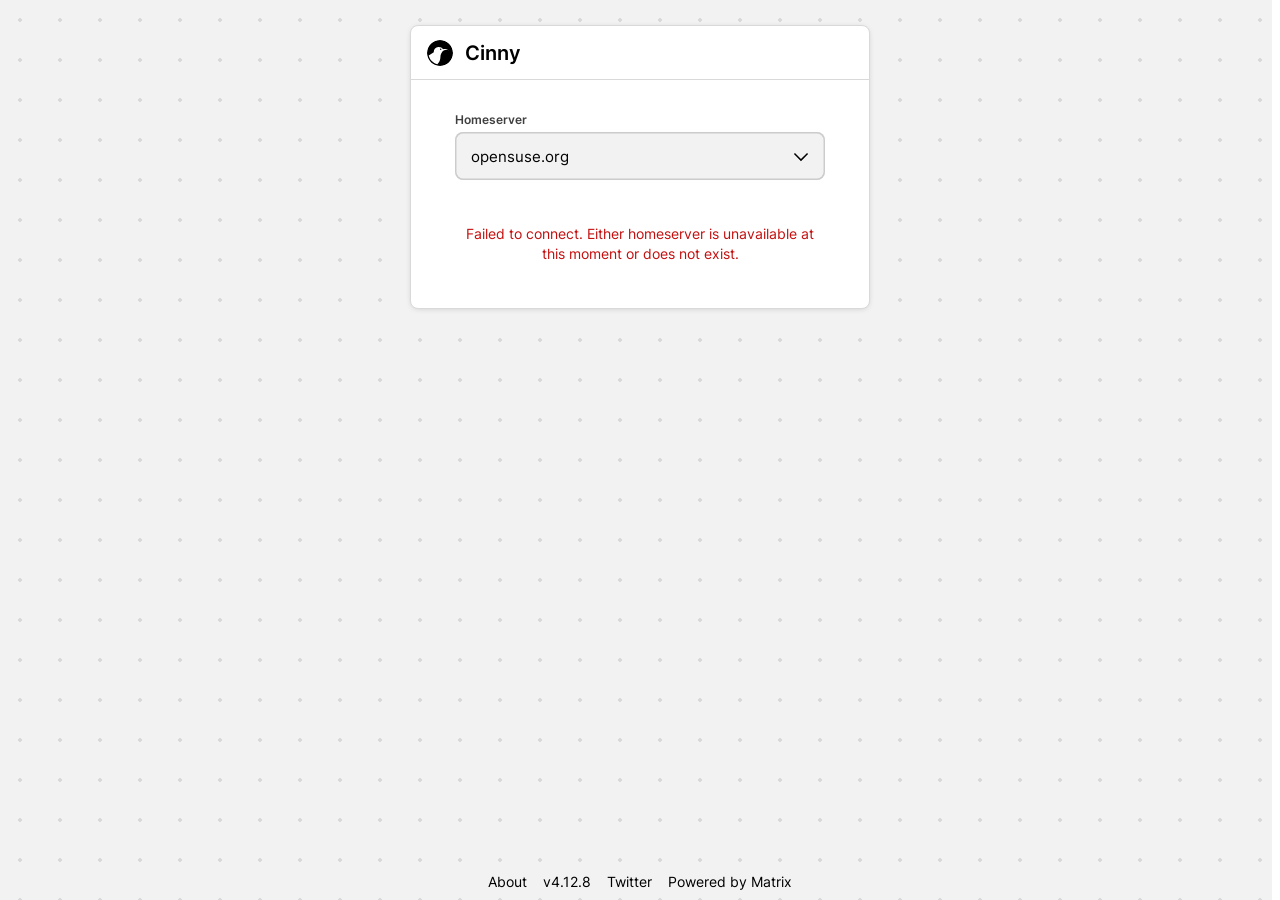
<file: index.html>
<!DOCTYPE html>
<html lang="en">
  <head>
    <meta charset="UTF-8" />
    <meta http-equiv="X-UA-Compatible" content="IE=edge" />
    <meta name="viewport" content="width=device-width, initial-scale=1.0, maximum-scale=1.0" />
    <title>Cinny</title>
    <meta name="name" content="Cinny" />
    <meta name="author" content="Ajay Bura" />
    <meta
      name="description"
      content="A Matrix client where you can enjoy the conversation using simple, elegant and secure interface protected by e2ee with the power of open source."
    />
    <meta
      name="keywords"
      content="cinny, cinnyapp, cinnychat, matrix, matrix client, matrix.org, element"
    />

    <meta property="og:title" content="Cinny" />
    <meta property="og:url" content="https://cinny.in" />
    <meta property="og:image" content="https://cinny.in/assets/favicon-48x48.png" />
    <meta
      property="og:description"
      content="A Matrix client where you can enjoy the conversation using simple, elegant and secure interface protected by e2ee with the power of open source."
    />
    <meta name="theme-color" content="#000000" />

    <link id="favicon" rel="shortcut icon" href="/assets/favicon-5KspoOBy.ico" />

    <link rel="manifest" href="/manifest.json" />
    <meta name="mobile-web-app-capable" content="yes" />
    <meta name="application-name" content="Cinny" />
    <meta name="apple-mobile-web-app-title" content="Cinny" />
    <meta name="apple-mobile-web-app-capable" content="yes" />
    <meta name="apple-mobile-web-app-status-bar-style" content="black-translucent" />

    <link
      rel="apple-touch-icon"
      sizes="57x57"
      href="/assets/apple-touch-icon-57x57-GehHPDTI.png"
    />
    <link
      rel="apple-touch-icon"
      sizes="60x60"
      href="/assets/apple-touch-icon-60x60-B4t-xyyL.png"
    />
    <link
      rel="apple-touch-icon"
      sizes="72x72"
      href="/assets/apple-touch-icon-72x72-BiCSJ3dR.png"
    />
    <link
      rel="apple-touch-icon"
      sizes="76x76"
      href="/assets/apple-touch-icon-76x76-GfaoCnSQ.png"
    />
    <link
      rel="apple-touch-icon"
      sizes="114x114"
      href="/assets/apple-touch-icon-114x114-Co2sJwFy.png"
    />
    <link
      rel="apple-touch-icon"
      sizes="120x120"
      href="/assets/apple-touch-icon-120x120-DfOfOhD3.png"
    />
    <link
      rel="apple-touch-icon"
      sizes="144x144"
      href="/assets/apple-touch-icon-144x144-CshWkKF0.png"
    />
    <link
      rel="apple-touch-icon"
      sizes="152x152"
      href="/assets/apple-touch-icon-152x152-BGXG6jQy.png"
    />
    <link
      rel="apple-touch-icon"
      sizes="167x167"
      href="/assets/apple-touch-icon-167x167-BnbXvJbr.png"
    />
    <link
      rel="apple-touch-icon"
      sizes="180x180"
      href="/assets/apple-touch-icon-180x180-Dmlg5NyV.png"
    />
    <script type="module" crossorigin src="/assets/index-C3q2ncBX.js"></script>
    <link rel="stylesheet" crossorigin href="/assets/index-DnROoGmH.css">
  </head>
  <body id="appBody">
    <script>
      window.global ||= window;
    </script>
    <div id="root"></div>
    <div id="portalContainer"></div>
  </body>
</html>
</file>
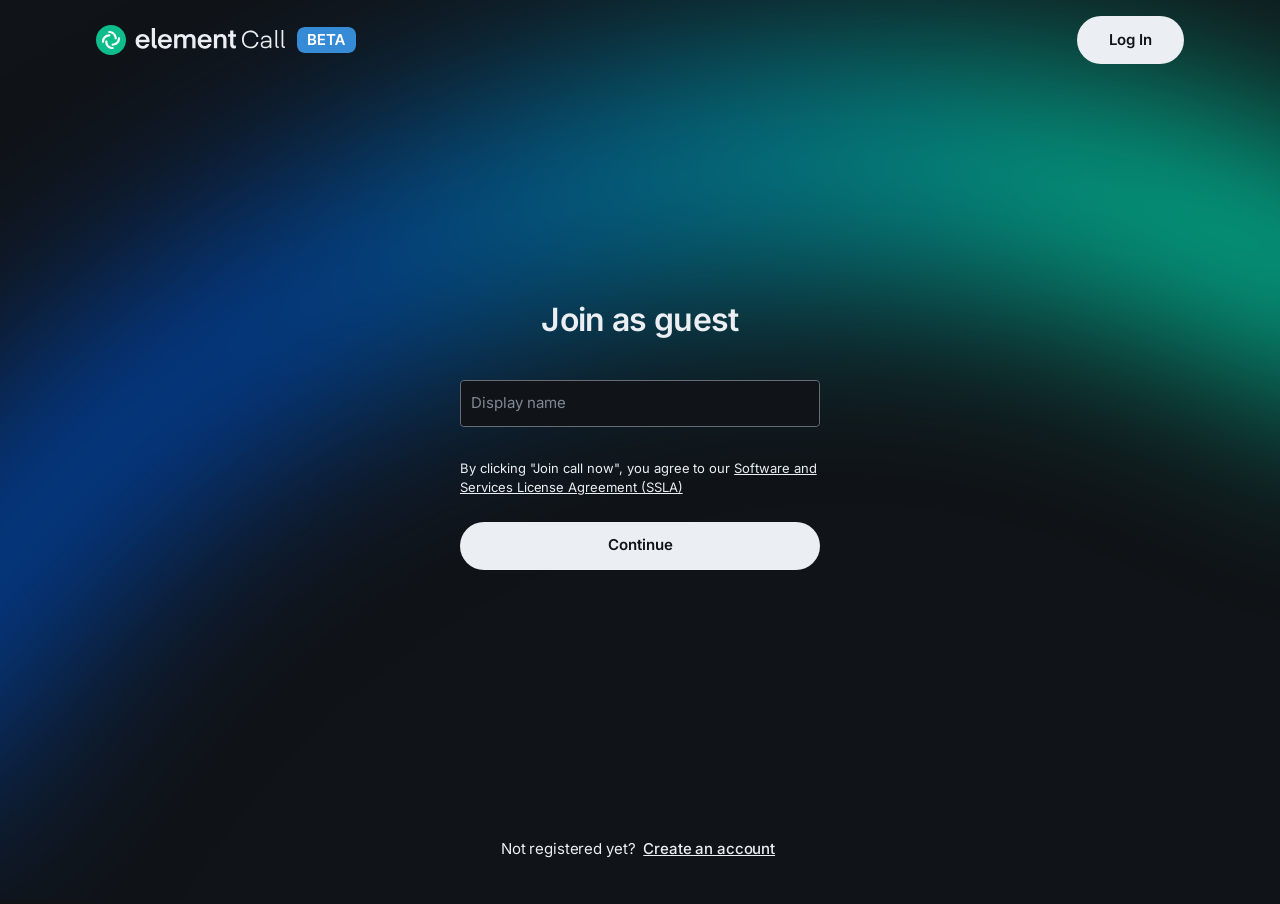
<file: public/element-call/index.html>
<!doctype html><html lang="en"><head><meta charset="UTF-8"><meta name="viewport" content="viewport-fit=cover,width=device-width,initial-scale=1,maximum-scale=1"><title>Element Call</title><script>window.global = window;</script><script>if (!Promise.withResolvers) {
        Promise.withResolvers = function () {
          var resolve, reject;
          var promise = new Promise(function (a, b) {
            resolve = a;
            reject = b;
          });
          return { promise: promise, resolve: resolve, reject: reject };
        };
      }</script><script type="module" crossorigin src="./assets/index-Dul-9Slf.js"></script><link rel="stylesheet" crossorigin href="./assets/index-DN5nqo8R.css"></head><body class="no-theme"><div id="root"></div></body></html>
</file>
<file: assets/index-DnROoGmH.css>
@font-face{font-family:InterVariable;font-style:normal;font-display:swap;font-weight:100 900;src:url(/assets/inter-cyrillic-variable-wghtOnly-normal-DHeaknKs.woff2) format("woff2");unicode-range:U+0301,U+0400-045F,U+0490-0491,U+04B0-04B1,U+2116}@font-face{font-family:InterVariable;font-style:normal;font-display:swap;font-weight:100 900;src:url(/assets/inter-cyrillic-ext-variable-wghtOnly-normal-CBYe6022.woff2) format("woff2");unicode-range:U+0460-052F,U+1C80-1C88,U+20B4,U+2DE0-2DFF,U+A640-A69F,U+FE2E-FE2F}@font-face{font-family:InterVariable;font-style:normal;font-display:swap;font-weight:100 900;src:url(/assets/inter-greek-variable-wghtOnly-normal-RGdUHdk5.woff2) format("woff2");unicode-range:U+0370-03FF}@font-face{font-family:InterVariable;font-style:normal;font-display:swap;font-weight:100 900;src:url(/assets/inter-greek-ext-variable-wghtOnly-normal-vpOIeGzY.woff2) format("woff2");unicode-range:U+1F00-1FFF}@font-face{font-family:InterVariable;font-style:normal;font-display:swap;font-weight:100 900;src:url(/assets/inter-latin-variable-wghtOnly-normal-DwMxL0mc.woff2) format("woff2");unicode-range:U+0000-00FF,U+0131,U+0152-0153,U+02BB-02BC,U+02C6,U+02DA,U+02DC,U+2000-206F,U+2074,U+20AC,U+2122,U+2191,U+2193,U+2212,U+2215,U+FEFF,U+FFFD}@font-face{font-family:InterVariable;font-style:normal;font-display:swap;font-weight:100 900;src:url(/assets/inter-latin-ext-variable-wghtOnly-normal-Wjt_kzju.woff2) format("woff2");unicode-range:U+0100-024F,U+0259,U+1E00-1EFF,U+2020,U+20A0-20AB,U+20AD-20CF,U+2113,U+2C60-2C7F,U+A720-A7FF}@font-face{font-family:InterVariable;font-style:normal;font-display:swap;font-weight:100 900;src:url(/assets/inter-vietnamese-variable-wghtOnly-normal-CZXuW_xV.woff2) format("woff2");unicode-range:U+0102-0103,U+0110-0111,U+0128-0129,U+0168-0169,U+01A0-01A1,U+01AF-01B0,U+1EA0-1EF9,U+20AB}.oq6d071w{--oq6d070: #F2F2F2;--oq6d071: #E5E5E5;--oq6d072: #D9D9D9;--oq6d073: #CCCCCC;--oq6d074: #000000;--oq6d075: #FFFFFF;--oq6d076: #F2F2F2;--oq6d077: #E5E5E5;--oq6d078: #D9D9D9;--oq6d079: #000000;--oq6d07a: #F2F2F2;--oq6d07b: #E5E5E5;--oq6d07c: #D9D9D9;--oq6d07d: #CCCCCC;--oq6d07e: #000000;--oq6d07f: #1858D5;--oq6d07g: #164FC0;--oq6d07h: #144BB5;--oq6d07i: #1346AA;--oq6d07j: #FFFFFF;--oq6d07k: #E8EEFB;--oq6d07l: #DCE6F9;--oq6d07m: #D1DEF7;--oq6d07n: #C5D5F5;--oq6d07o: #113E95;--oq6d07p: #000000;--oq6d07q: #1A1A1A;--oq6d07r: #262626;--oq6d07s: #333333;--oq6d07t: #FFFFFF;--oq6d07u: #D9D9D9;--oq6d07v: #CCCCCC;--oq6d07w: #BFBFBF;--oq6d07x: #B2B2B2;--oq6d07y: #0D0D0D;--oq6d07z: #00844C;--oq6d0710: #007744;--oq6d0711: #007041;--oq6d0712: #006A3D;--oq6d0713: #FFFFFF;--oq6d0714: #E5F3ED;--oq6d0715: #D9EDE4;--oq6d0716: #CCE6DB;--oq6d0717: #BFE0D2;--oq6d0718: #005C35;--oq6d0719: #A85400;--oq6d071a: #974C00;--oq6d071b: #8F4700;--oq6d071c: #864300;--oq6d071d: #FFFFFF;--oq6d071e: #F6EEE5;--oq6d071f: #F2E5D9;--oq6d071g: #EEDDCC;--oq6d071h: #E9D4BF;--oq6d071i: #763B00;--oq6d071j: #C40E0E;--oq6d071k: #AC0909;--oq6d071l: #A60C0C;--oq6d071m: #9C0B0B;--oq6d071n: #FFFFFF;--oq6d071o: #F9E7E7;--oq6d071p: #F6DBDB;--oq6d071q: #F3CFCF;--oq6d071r: #F0C3C3;--oq6d071s: #890A0A;--oq6d071t: rgba(0 0 0 / 50%);--oq6d071u: rgba(0 0 0 / 20%);--oq6d071v: rgba(0 0 0 / 50%)}._164xfge0{--_164xfge1: InterVariable, "Inter", -apple-system, "Segoe UI", "Helvetica", "Arial", sans-serif;--_164xfge2: 2.8125rem;--_164xfge3: 2.1875rem;--_164xfge4: 1.5625rem;--_164xfge5: 1.25rem;--_164xfge6: 1.125rem;--_164xfge7: 1rem;--_164xfge8: .875rem;--_164xfge9: 1.0625rem;--_164xfgea: .9375rem;--_164xfgeb: .875rem;--_164xfgec: .75rem;--_164xfged: 1rem;--_164xfgee: .875rem;--_164xfgef: .75rem;--_164xfgeg: .75rem;--_164xfgeh: .75rem;--_164xfgei: .75rem;--_164xfgej: 3.25rem;--_164xfgek: 2.5rem;--_164xfgel: 1.875rem;--_164xfgem: 1.625rem;--_164xfgen: 1.5rem;--_164xfgeo: 1.375rem;--_164xfgep: 1.125rem;--_164xfgeq: 1.5rem;--_164xfger: 1.375rem;--_164xfges: 1.25rem;--_164xfget: 1.125rem;--_164xfgeu: 1.25rem;--_164xfgev: 1.125rem;--_164xfgew: 1rem;--_164xfgex: 1rem;--_164xfgey: 1rem;--_164xfgez: 1rem;--_164xfge10: 0;--_164xfge11: 0;--_164xfge12: 0;--_164xfge13: 0;--_164xfge14: 0;--_164xfge15: 0;--_164xfge16: 0;--_164xfge17: 0;--_164xfge18: 0;--_164xfge19: 0;--_164xfge1a: 0;--_164xfge1b: 0;--_164xfge1c: 0;--_164xfge1d: 0;--_164xfge1e: 0;--_164xfge1f: 0;--_164xfge1g: 0;--_164xfge1h: 100;--_164xfge1i: 200;--_164xfge1j: 300;--_164xfge1k: 400;--_164xfge1l: 500;--_164xfge1m: 600;--_164xfge1n: 700;--_164xfge1o: 800;--_164xfge1p: 900;--_164xfge1q: 0;--_164xfge1r: .25rem;--_164xfge1s: .5rem;--_164xfge1t: .75rem;--_164xfge1u: 1rem;--_164xfge1v: 1.25rem;--_164xfge1w: 1.5rem;--_164xfge1x: 2rem;--_164xfge1y: 0;--_164xfge1z: .25rem;--_164xfge20: .5rem;--_164xfge21: .75rem;--_164xfge22: 50%;--_164xfge23: 9999px;--_164xfge24: 0;--_164xfge25: 1px;--_164xfge26: 1.5px;--_164xfge27: 2px;--_164xfge28: 3px;--_164xfge29: 4px;--_164xfge2a: 100;--_164xfge2b: 200;--_164xfge2c: 300;--_164xfge2d: 400;--_164xfge2e: 9999;--_164xfge2f: 0px 1px 6px -2px var(--oq6d071u);--_164xfge2g: 0px 1px 12px -3px var(--oq6d071u);--_164xfge2h: 0px 2px 16px -4px var(--oq6d071u);--_164xfge2i: 0px 4px 26px -6px var(--oq6d071u);--_164xfge2j: 1em;--_164xfge2k: 1rem;--_164xfge2l: 1.125rem;--_164xfge2m: 1.25rem;--_164xfge2n: 1.375rem;--_164xfge2o: 1.5rem;--_164xfge2p: 1.75rem;--_164xfge2q: 2.25rem;--_164xfge2r: 23.75rem;--_164xfge2s: 36.25rem;--_164xfge2t: 42.75rem;--_164xfge2u: 42.75rem;--_164xfge2v: 28.75rem;--_164xfge2w: 32.75rem;--_164xfge2x: 50.125rem;--_164xfge2y: 13.875rem;--_164xfge2z: 1;--_164xfge30: .9;--_164xfge31: .75;--_164xfge32: .5;--_164xfge33: .38}.dw378b0{--dw378b1: var(--_164xfge28) solid var(--oq6d071t)}._1mqalmd0{color:inherit;font-family:inherit;font-size:inherit;line-height:inherit;letter-spacing:inherit}._1mqalmd1{margin:0;padding:0;border:0 solid currentColor;box-shadow:none;-webkit-appearance:none;-moz-appearance:none;appearance:none;-webkit-tap-highlight-color:transparent}._1mqalmd1,._1mqalmd1:before,._1mqalmd1:after{box-sizing:border-box}._1bugis90:focus-visible{outline:var(--dw378b1);outline-offset:0}._1bugis91[disabled],._1bugis91[aria-disabled=true]{opacity:var(--_164xfge33)!important;cursor:not-allowed}.cpipac0{border-radius:inherit}.cpipac1{border-radius:var(--_164xfge1y)}.cpipac2{border-radius:var(--_164xfge1z)}.cpipac3{border-radius:var(--_164xfge20)}.cpipac4{border-radius:var(--_164xfge21)}.cpipac5{border-radius:var(--_164xfge23)}.cpipac6{width:var(--_164xfge2j);height:var(--_164xfge2j)}.cpipac7{width:var(--_164xfge2k);height:var(--_164xfge2k)}.cpipac8{width:var(--_164xfge2l);height:var(--_164xfge2l)}.cpipac9{width:var(--_164xfge2m);height:var(--_164xfge2m)}.cpipaca{width:var(--_164xfge2n);height:var(--_164xfge2n)}.cpipacb{width:var(--_164xfge2o);height:var(--_164xfge2o)}.cpipacc{width:var(--_164xfge2p);height:var(--_164xfge2p)}.cpipacd{width:var(--_164xfge2q);height:var(--_164xfge2q)}._1684mq51{-webkit-user-select:none;user-select:none;display:inline-flex;justify-content:center;align-items:center;flex-shrink:0;width:var(--_1684mq50);height:var(--_1684mq50);overflow:hidden;position:relative}._1684mq52{--_1684mq50: 1.5rem}._1684mq53{--_1684mq50: 2.25rem}._1684mq54{--_1684mq50: 2.625rem}._1684mq55{--_1684mq50: 3.625rem}._1684mq5c{object-fit:cover;width:100%;height:100%;border-radius:inherit;position:absolute}._1684mq5d{display:inline-flex;justify-content:center;align-items:center;width:100%;height:100%;border-radius:inherit;position:absolute}._13qe89m6{padding:0 var(--_164xfge1r);display:inline-flex;align-items:center;justify-content:center;flex-shrink:0}._13qe89m7{height:.5rem;min-width:.5rem}._13qe89m8{height:.75rem;min-width:.75rem}._13qe89m9{height:1rem;min-width:1rem}._13qe89ma{height:1.25rem;min-width:1.25rem;padding:0 var(--_164xfge1s)}._13qe89mb{--_13qe89m0: var(--oq6d07f);--_13qe89m1: var(--oq6d07i);--_13qe89m2: var(--oq6d07j);--_13qe89m3: var(--oq6d07k);--_13qe89m4: var(--oq6d07n);--_13qe89m5: var(--oq6d07o)}._13qe89mc{--_13qe89m0: var(--oq6d07p);--_13qe89m1: var(--oq6d07s);--_13qe89m2: var(--oq6d07t);--_13qe89m3: var(--oq6d07u);--_13qe89m4: var(--oq6d07x);--_13qe89m5: var(--oq6d07y)}._13qe89md{--_13qe89m0: var(--oq6d07z);--_13qe89m1: var(--oq6d0712);--_13qe89m2: var(--oq6d0713);--_13qe89m3: var(--oq6d0714);--_13qe89m4: var(--oq6d0717);--_13qe89m5: var(--oq6d0718)}._13qe89me{--_13qe89m0: var(--oq6d0719);--_13qe89m1: var(--oq6d071c);--_13qe89m2: var(--oq6d071d);--_13qe89m3: var(--oq6d071e);--_13qe89m4: var(--oq6d071h);--_13qe89m5: var(--oq6d071i)}._13qe89mf{--_13qe89m0: var(--oq6d071j);--_13qe89m1: var(--oq6d071m);--_13qe89m2: var(--oq6d071n);--_13qe89m3: var(--oq6d071o);--_13qe89m4: var(--oq6d071r);--_13qe89m5: var(--oq6d071s)}._13qe89mg{background-color:var(--_13qe89m0);color:var(--_13qe89m2);border-color:var(--_13qe89m1);outline-color:var(--_13qe89m1)}._13qe89mh{background-color:var(--_13qe89m3);color:var(--_13qe89m5);border-color:var(--_13qe89m4);outline-color:var(--_13qe89m4)}._13qe89mi{background-color:inherit;color:var(--_13qe89m0);border-color:var(--_13qe89m0);outline-color:var(--_13qe89m0)}._13qe89mj{outline-width:var(--_164xfge25);outline-style:solid}.prxiv40{min-width:0;min-height:0}.prxiv41{display:flex}.prxiv42{display:inline-flex}.prxiv43{flex-direction:inherit}.prxiv44{flex-direction:row}.prxiv45{flex-direction:row-reverse}.prxiv46{flex-direction:column}.prxiv47{flex-direction:column-reverse}.prxiv48{flex-wrap:inherit}.prxiv49{flex-wrap:nowrap}.prxiv4a{flex-wrap:wrap}.prxiv4b{flex-wrap:wrap-reverse}.prxiv4c{justify-content:inherit}.prxiv4d{justify-content:flex-start}.prxiv4e{justify-content:flex-end}.prxiv4f{justify-content:stretch}.prxiv4g{justify-content:center}.prxiv4h{justify-content:baseline}.prxiv4i{justify-content:space-between}.prxiv4j{justify-content:space-around}.prxiv4k{justify-content:space-evenly}.prxiv4l{justify-items:inherit}.prxiv4m{justify-items:flex-start}.prxiv4n{justify-items:flex-end}.prxiv4o{justify-items:stretch}.prxiv4p{justify-items:center}.prxiv4q{justify-items:baseline}.prxiv4r{justify-self:inherit}.prxiv4s{justify-self:flex-start}.prxiv4t{justify-self:flex-end}.prxiv4u{justify-self:stretch}.prxiv4v{justify-self:center}.prxiv4w{justify-self:baseline}.prxiv4x{align-content:inherit}.prxiv4y{align-content:flex-start}.prxiv4z{align-content:flex-end}.prxiv410{align-content:stretch}.prxiv411{align-content:center}.prxiv412{align-content:baseline}.prxiv413{align-content:space-between}.prxiv414{align-content:space-around}.prxiv415{align-content:space-evenly}.prxiv416{align-items:inherit}.prxiv417{align-items:flex-start}.prxiv418{align-items:flex-end}.prxiv419{align-items:stretch}.prxiv41a{align-items:center}.prxiv41b{align-items:baseline}.prxiv41c{align-self:inherit}.prxiv41d{align-self:flex-start}.prxiv41e{align-self:flex-end}.prxiv41f{align-self:stretch}.prxiv41g{align-self:center}.prxiv41h{align-self:baseline}.prxiv41i{gap:var(--_164xfge1q)}.prxiv41j{gap:var(--_164xfge1r)}.prxiv41k{gap:var(--_164xfge1s)}.prxiv41l{gap:var(--_164xfge1t)}.prxiv41m{gap:var(--_164xfge1u)}.prxiv41n{gap:var(--_164xfge1v)}.prxiv41o{gap:var(--_164xfge1w)}.prxiv41p{gap:var(--_164xfge1x)}.prxiv41q{gap:inherit}.prxiv41r{flex-grow:0}.prxiv41s{flex-grow:1}.prxiv41t{flex-shrink:0}.prxiv41u{flex-shrink:1}.prxiv41v{flex-basis:0}.prxiv41w{flex-basis:auto}.epr39zd{min-width:0;max-width:100%;display:inline-flex;align-items:center;justify-content:center;cursor:pointer}.epr39zd[aria-pressed=true]{background-color:var(--epr39zb)}.epr39zd:hover,.epr39zd:focus-visible{background-color:var(--epr39za)}.epr39zd:active{background-color:var(--epr39zb)}.epr39zd[data-ui-before=true]{padding-left:var(--epr39zc)}.epr39zd[data-ui-after=true]{padding-right:var(--epr39zc)}.epr39ze{--epr39zc: var(--_164xfge1s);height:2rem;gap:var(--_164xfge1r);padding:0 var(--_164xfge1t)}.epr39zf{--epr39zc: var(--_164xfge1t);height:2.5rem;gap:var(--_164xfge1s);padding:0 var(--_164xfge1u)}.epr39zg{--epr39zc: var(--_164xfge1u);height:3rem;gap:var(--_164xfge1t);padding:0 var(--_164xfge1v)}.epr39zh{--epr39z0: var(--oq6d07f);--epr39z1: var(--oq6d07g);--epr39z2: var(--oq6d07h);--epr39z3: var(--oq6d07i);--epr39z4: var(--oq6d07j);--epr39z5: var(--oq6d07k);--epr39z6: var(--oq6d07l);--epr39z7: var(--oq6d07m);--epr39z8: var(--oq6d07n);--epr39z9: var(--oq6d07o)}.epr39zi{--epr39z0: var(--oq6d07p);--epr39z1: var(--oq6d07q);--epr39z2: var(--oq6d07r);--epr39z3: var(--oq6d07s);--epr39z4: var(--oq6d07t);--epr39z5: var(--oq6d07u);--epr39z6: var(--oq6d07v);--epr39z7: var(--oq6d07w);--epr39z8: var(--oq6d07x);--epr39z9: var(--oq6d07y)}.epr39zj{--epr39z0: var(--oq6d07z);--epr39z1: var(--oq6d0710);--epr39z2: var(--oq6d0711);--epr39z3: var(--oq6d0712);--epr39z4: var(--oq6d0713);--epr39z5: var(--oq6d0714);--epr39z6: var(--oq6d0715);--epr39z7: var(--oq6d0716);--epr39z8: var(--oq6d0717);--epr39z9: var(--oq6d0718)}.epr39zk{--epr39z0: var(--oq6d0719);--epr39z1: var(--oq6d071a);--epr39z2: var(--oq6d071b);--epr39z3: var(--oq6d071c);--epr39z4: var(--oq6d071d);--epr39z5: var(--oq6d071e);--epr39z6: var(--oq6d071f);--epr39z7: var(--oq6d071g);--epr39z8: var(--oq6d071h);--epr39z9: var(--oq6d071i)}.epr39zl{--epr39z0: var(--oq6d071j);--epr39z1: var(--oq6d071k);--epr39z2: var(--oq6d071l);--epr39z3: var(--oq6d071m);--epr39z4: var(--oq6d071n);--epr39z5: var(--oq6d071o);--epr39z6: var(--oq6d071p);--epr39z7: var(--oq6d071q);--epr39z8: var(--oq6d071r);--epr39z9: var(--oq6d071s)}.epr39zm{--epr39za: var(--epr39z1);--epr39zb: var(--epr39z2);background-color:var(--epr39z0);color:var(--epr39z4);border-color:var(--epr39z3)}.epr39zn{--epr39za: var(--epr39z6);--epr39zb: var(--epr39z7);background-color:var(--epr39z5);color:var(--epr39z9);border-color:var(--epr39z8)}.epr39zo{--epr39za: var(--epr39z6);--epr39zb: var(--epr39z7);background-color:inherit;color:var(--epr39z0);border-color:var(--epr39z0)}.epr39zp{border-width:var(--_164xfge26)}._19nrl2w0{flex-shrink:0;color:currentColor}._1ke4j9q2{flex-shrink:0;display:inline-flex;align-items:center;justify-content:center;position:relative}._1ke4j9qb{--_1ke4j9q0: var(--oq6d07f);--_1ke4j9q1: var(--oq6d07j)}._1ke4j9qc{--_1ke4j9q0: var(--oq6d07p);--_1ke4j9q1: var(--oq6d07t)}._1ke4j9qd{--_1ke4j9q0: var(--oq6d07z);--_1ke4j9q1: var(--oq6d0713)}._1ke4j9qe{--_1ke4j9q0: var(--oq6d0719);--_1ke4j9q1: var(--oq6d071d)}._1ke4j9qf{--_1ke4j9q0: var(--oq6d071j);--_1ke4j9q1: var(--oq6d071n)}._1ke4j9qg{position:absolute;width:100%;height:100%}._1ke4j9qg[type=checkbox]{-webkit-appearance:none;-moz-appearance:none;appearance:none;margin:0;padding:0;cursor:pointer;border-radius:var(--_164xfge1z);box-shadow:inset 0 0 0 var(--_164xfge26) CurrentColor}._1ke4j9qg[type=checkbox]:checked{box-shadow:none;background-color:var(--_1ke4j9q0)}._1ke4j9qg:not(:checked){opacity:var(--_164xfge31)}._1ke4j9qh{position:absolute;pointer-events:none;color:transparent}._1ke4j9qg:checked+._1ke4j9qh{color:var(--_1ke4j9q1)}._1ke4j9qg[disabled]+._1ke4j9qh,._1ke4j9qg[aria-disabled=true]+._1ke4j9qh{opacity:var(--_164xfge33)}._1bv8u1w6{display:inline-flex;align-items:center;color:var(--_1bv8u1w4);cursor:pointer}._1bv8u1w6[aria-selected=true],._1bv8u1w6[aria-pressed=true]{background-color:var(--_1bv8u1w2)}._1bv8u1w6:hover,._1bv8u1w6:focus-visible{background-color:var(--_1bv8u1w1)}._1bv8u1w6:active{background-color:var(--_1bv8u1w2)}._1bv8u1w6[data-ui-before=true]{padding-left:var(--_1bv8u1w5)}._1bv8u1w6[data-ui-after=true]{padding-right:var(--_1bv8u1w5)}._1bv8u1w7{--_1bv8u1w0: var(--oq6d070);--_1bv8u1w1: var(--oq6d071);--_1bv8u1w2: var(--oq6d072);--_1bv8u1w3: var(--oq6d073);--_1bv8u1w4: var(--oq6d074)}._1bv8u1w8{--_1bv8u1w0: var(--oq6d075);--_1bv8u1w1: var(--oq6d076);--_1bv8u1w2: var(--oq6d077);--_1bv8u1w3: var(--oq6d078);--_1bv8u1w4: var(--oq6d079)}._1bv8u1w9{--_1bv8u1w0: var(--oq6d07a);--_1bv8u1w1: var(--oq6d07b);--_1bv8u1w2: var(--oq6d07c);--_1bv8u1w3: var(--oq6d07d);--_1bv8u1w4: var(--oq6d07e)}._1bv8u1wa{--_1bv8u1w0: var(--oq6d07k);--_1bv8u1w1: var(--oq6d07l);--_1bv8u1w2: var(--oq6d07m);--_1bv8u1w3: var(--oq6d07n);--_1bv8u1w4: var(--oq6d07o)}._1bv8u1wb{--_1bv8u1w0: var(--oq6d07u);--_1bv8u1w1: var(--oq6d07v);--_1bv8u1w2: var(--oq6d07w);--_1bv8u1w3: var(--oq6d07x);--_1bv8u1w4: var(--oq6d07y)}._1bv8u1wc{--_1bv8u1w0: var(--oq6d0714);--_1bv8u1w1: var(--oq6d0715);--_1bv8u1w2: var(--oq6d0716);--_1bv8u1w3: var(--oq6d0717);--_1bv8u1w4: var(--oq6d0718)}._1bv8u1wd{--_1bv8u1w0: var(--oq6d071e);--_1bv8u1w1: var(--oq6d071f);--_1bv8u1w2: var(--oq6d071g);--_1bv8u1w3: var(--oq6d071h);--_1bv8u1w4: var(--oq6d071i)}._1bv8u1we{--_1bv8u1w0: var(--oq6d071o);--_1bv8u1w1: var(--oq6d071p);--_1bv8u1w2: var(--oq6d071q);--_1bv8u1w3: var(--oq6d071r);--_1bv8u1w4: var(--oq6d071s)}._1bv8u1wf{--_1bv8u1w5: var(--_164xfge1s);height:1.5rem;padding:0 var(--_164xfge1t);gap:var(--_164xfge1r)}._1bv8u1wg{--_1bv8u1w5: var(--_164xfge1t);height:2rem;padding:0 var(--_164xfge1u);gap:var(--_164xfge1s)}._1bv8u1wh{background-color:var(--_1bv8u1w0)}._1bv8u1wi{background-color:transparent}._1bv8u1wj{border:var(--_164xfge26) solid var(--_1bv8u1w3)}@keyframes _5z5e2h0{0%{transform:translateY(5px)}to{transform:translateY(0)}}._5z5e2h1{border-radius:var(--_164xfge20);box-shadow:var(--_164xfge2i);width:100%;max-width:var(--_164xfge2r);overflow:hidden;animation:_5z5e2h0 .2s}._5z5e2h2{background-color:var(--oq6d070);color:var(--oq6d074);border:var(--_164xfge25) solid var(--oq6d073)}._5z5e2h3{background-color:var(--oq6d075);color:var(--oq6d079);border:var(--_164xfge25) solid var(--oq6d078)}._5z5e2h4{background-color:var(--oq6d07a);color:var(--oq6d07e);border:var(--_164xfge25) solid var(--oq6d07d)}._5z5e2h5{background-color:var(--oq6d07k);color:var(--oq6d07o);border:var(--_164xfge25) solid var(--oq6d07n)}._5z5e2h6{background-color:var(--oq6d07u);color:var(--oq6d07y);border:var(--_164xfge25) solid var(--oq6d07x)}._5z5e2h7{background-color:var(--oq6d0714);color:var(--oq6d0718);border:var(--_164xfge25) solid var(--oq6d0717)}._5z5e2h8{background-color:var(--oq6d071e);color:var(--oq6d071i);border:var(--_164xfge25) solid var(--oq6d071h)}._5z5e2h9{background-color:var(--oq6d071o);color:var(--oq6d071s);border:var(--_164xfge25) solid var(--oq6d071r)}.hru6be0{display:flex;align-items:center;flex-shrink:0}.hru6be1{color:var(--oq6d074);border:0 solid var(--oq6d073)}.hru6be2{color:var(--oq6d079);border:0 solid var(--oq6d078)}.hru6be3{color:var(--oq6d07e);border:0 solid var(--oq6d07d)}.hru6be4{color:var(--oq6d07o);border:0 solid var(--oq6d07n)}.hru6be5{color:var(--oq6d07y);border:0 solid var(--oq6d07x)}.hru6be6{color:var(--oq6d0718);border:0 solid var(--oq6d0717)}.hru6be7{color:var(--oq6d071i);border:0 solid var(--oq6d071h)}.hru6be8{color:var(--oq6d071s);border:0 solid var(--oq6d071r)}.hru6be9{height:2rem}.hru6bea{height:2.5rem}.hru6beb{height:3rem}.hru6bec{height:3.375rem}.hru6bed{height:4rem}.brs7ce5{width:auto;display:inline-flex;align-items:center;justify-content:center;line-height:1;cursor:pointer;text-decoration:none;color:var(--brs7ce4)}.brs7ce5[aria-pressed=true]{background-color:var(--brs7ce2)}.brs7ce5:hover,.brs7ce5:focus-visible{background-color:var(--brs7ce1)}.brs7ce5:active{background-color:var(--brs7ce2)}.brs7ce6{padding:.25rem}.brs7ce7{padding:.5rem}.brs7ce8{padding:.75rem}.brs7ce9{padding:1rem}.brs7cea{--brs7ce0: var(--oq6d070);--brs7ce1: var(--oq6d071);--brs7ce2: var(--oq6d072);--brs7ce3: var(--oq6d073);--brs7ce4: var(--oq6d074)}.brs7ceb{--brs7ce0: var(--oq6d075);--brs7ce1: var(--oq6d076);--brs7ce2: var(--oq6d077);--brs7ce3: var(--oq6d078);--brs7ce4: var(--oq6d079)}.brs7cec{--brs7ce0: var(--oq6d07a);--brs7ce1: var(--oq6d07b);--brs7ce2: var(--oq6d07c);--brs7ce3: var(--oq6d07d);--brs7ce4: var(--oq6d07e)}.brs7ced{--brs7ce0: var(--oq6d07k);--brs7ce1: var(--oq6d07l);--brs7ce2: var(--oq6d07m);--brs7ce3: var(--oq6d07n);--brs7ce4: var(--oq6d07o)}.brs7cee{--brs7ce0: var(--oq6d07u);--brs7ce1: var(--oq6d07v);--brs7ce2: var(--oq6d07w);--brs7ce3: var(--oq6d07x);--brs7ce4: var(--oq6d07y)}.brs7cef{--brs7ce0: var(--oq6d0714);--brs7ce1: var(--oq6d0715);--brs7ce2: var(--oq6d0716);--brs7ce3: var(--oq6d0717);--brs7ce4: var(--oq6d0718)}.brs7ceg{--brs7ce0: var(--oq6d071e);--brs7ce1: var(--oq6d071f);--brs7ce2: var(--oq6d071g);--brs7ce3: var(--oq6d071h);--brs7ce4: var(--oq6d071i)}.brs7ceh{--brs7ce0: var(--oq6d071o);--brs7ce1: var(--oq6d071p);--brs7ce2: var(--oq6d071q);--brs7ce3: var(--oq6d071r);--brs7ce4: var(--oq6d071s)}.brs7cei{background-color:var(--brs7ce0)}.brs7cej{background-color:transparent}.brs7cek{box-shadow:inset 0 0 0 var(--_164xfge26) var(--brs7ce3)}._1rrvnjm8{display:flex;align-items:center;color:var(--_1rrvnjm4);background-color:var(--_1rrvnjm0)}._1rrvnjm8:has(input:focus){box-shadow:inset 0 0 0 var(--_164xfge28) var(--_1rrvnjm3)}._1rrvnjm9{--_1rrvnjm0: var(--oq6d070);--_1rrvnjm1: var(--oq6d071);--_1rrvnjm2: var(--oq6d072);--_1rrvnjm3: var(--oq6d073);--_1rrvnjm4: var(--oq6d074)}._1rrvnjma{--_1rrvnjm0: var(--oq6d075);--_1rrvnjm1: var(--oq6d076);--_1rrvnjm2: var(--oq6d077);--_1rrvnjm3: var(--oq6d078);--_1rrvnjm4: var(--oq6d079)}._1rrvnjmb{--_1rrvnjm0: var(--oq6d07a);--_1rrvnjm1: var(--oq6d07b);--_1rrvnjm2: var(--oq6d07c);--_1rrvnjm3: var(--oq6d07d);--_1rrvnjm4: var(--oq6d07e)}._1rrvnjmc{--_1rrvnjm0: var(--oq6d07k);--_1rrvnjm1: var(--oq6d07l);--_1rrvnjm2: var(--oq6d07m);--_1rrvnjm3: var(--oq6d07n);--_1rrvnjm4: var(--oq6d07o)}._1rrvnjmd{--_1rrvnjm0: var(--oq6d07u);--_1rrvnjm1: var(--oq6d07v);--_1rrvnjm2: var(--oq6d07w);--_1rrvnjm3: var(--oq6d07x);--_1rrvnjm4: var(--oq6d07y)}._1rrvnjme{--_1rrvnjm0: var(--oq6d0714);--_1rrvnjm1: var(--oq6d0715);--_1rrvnjm2: var(--oq6d0716);--_1rrvnjm3: var(--oq6d0717);--_1rrvnjm4: var(--oq6d0718)}._1rrvnjmf{--_1rrvnjm0: var(--oq6d071e);--_1rrvnjm1: var(--oq6d071f);--_1rrvnjm2: var(--oq6d071g);--_1rrvnjm3: var(--oq6d071h);--_1rrvnjm4: var(--oq6d071i)}._1rrvnjmg{--_1rrvnjm0: var(--oq6d071o);--_1rrvnjm1: var(--oq6d071p);--_1rrvnjm2: var(--oq6d071q);--_1rrvnjm3: var(--oq6d071r);--_1rrvnjm4: var(--oq6d071s)}._1rrvnjmh{--_1rrvnjm5: var(--_164xfgec);--_1rrvnjm6: var(--_164xfget);--_1rrvnjm7: var(--_164xfge1a);padding:0 var(--_164xfge1s);gap:var(--_164xfge1r);height:2rem}._1rrvnjmi{--_1rrvnjm5: var(--_164xfgeb);--_1rrvnjm6: var(--_164xfges);--_1rrvnjm7: var(--_164xfge19);padding:0 var(--_164xfge1t);gap:var(--_164xfge1s);height:2.5rem}._1rrvnjmj{--_1rrvnjm5: var(--_164xfgea);--_1rrvnjm6: var(--_164xfger);--_1rrvnjm7: var(--_164xfge18);padding:0 var(--_164xfge1u);gap:var(--_164xfge1t);height:3rem}._1rrvnjmk{box-shadow:inset 0 0 0 var(--_164xfge26) var(--_1rrvnjm3)}._1rrvnjmr{height:100%;min-width:0;flex-grow:1;background-color:transparent;font-weight:400;font-size:var(--_1rrvnjm5);line-height:var(--_1rrvnjm6);letter-spacing:var(--_1rrvnjm7)}._1rrvnjmr:focus{outline:none}._1rrvnjmr::placeholder{color:inherit;opacity:var(--_164xfge32)}@supports not selector(:has(input:focus)){._1rrvnjm8:focus-within{box-shadow:inset 0 0 0 var(--_164xfge28) var(--_1rrvnjm3)}}._1yan8dd1{display:flex;align-items:center;justify-content:center;border-style:solid;position:relative}._1yan8dd2{border-color:inherit}._1yan8dd3{border-color:var(--oq6d073)}._1yan8dd4{border-color:var(--oq6d078)}._1yan8dd5{border-color:var(--oq6d07d)}._1yan8dd6{border-color:var(--oq6d07n)}._1yan8dd7{border-color:var(--oq6d07x)}._1yan8dd8{border-color:var(--oq6d0717)}._1yan8dd9{border-color:var(--oq6d071h)}._1yan8dda{border-color:var(--oq6d071r)}._1yan8ddb{border-bottom-width:var(--_1yan8dd0);height:0}._1yan8ddc{border-left-width:var(--_1yan8dd0);width:0;flex-direction:column}._1yan8ddd{--_1yan8dd0: var(--_164xfge25)}._1yan8dde{--_1yan8dd0: var(--_164xfge26)}._1yan8ddf{--_1yan8dd0: var(--_164xfge27)}._1yan8ddg{--_1yan8dd0: var(--_164xfge28)}._1yan8ddh{--_1yan8dd0: var(--_164xfge29)}._13tt0gb6{width:100%;display:flex;align-items:center;justify-content:start;cursor:pointer;color:var(--_13tt0gb4)}._13tt0gb6[aria-pressed=true]{background-color:var(--_13tt0gb2)}._13tt0gb6:hover,._13tt0gb6:focus-visible{background-color:var(--_13tt0gb1)}._13tt0gb6:active{background-color:var(--_13tt0gb2)}._13tt0gb6[data-ui-before=true]{padding-left:var(--_13tt0gb5)}._13tt0gb6[data-ui-after=true]{padding-right:var(--_13tt0gb5)}._13tt0gb7{--_13tt0gb0: var(--oq6d070);--_13tt0gb1: var(--oq6d071);--_13tt0gb2: var(--oq6d072);--_13tt0gb3: var(--oq6d073);--_13tt0gb4: var(--oq6d074)}._13tt0gb8{--_13tt0gb0: var(--oq6d075);--_13tt0gb1: var(--oq6d076);--_13tt0gb2: var(--oq6d077);--_13tt0gb3: var(--oq6d078);--_13tt0gb4: var(--oq6d079)}._13tt0gb9{--_13tt0gb0: var(--oq6d07a);--_13tt0gb1: var(--oq6d07b);--_13tt0gb2: var(--oq6d07c);--_13tt0gb3: var(--oq6d07d);--_13tt0gb4: var(--oq6d07e)}._13tt0gba{--_13tt0gb0: var(--oq6d07k);--_13tt0gb1: var(--oq6d07l);--_13tt0gb2: var(--oq6d07m);--_13tt0gb3: var(--oq6d07n);--_13tt0gb4: var(--oq6d07o)}._13tt0gbb{--_13tt0gb0: var(--oq6d07u);--_13tt0gb1: var(--oq6d07v);--_13tt0gb2: var(--oq6d07w);--_13tt0gb3: var(--oq6d07x);--_13tt0gb4: var(--oq6d07y)}._13tt0gbc{--_13tt0gb0: var(--oq6d0714);--_13tt0gb1: var(--oq6d0715);--_13tt0gb2: var(--oq6d0716);--_13tt0gb3: var(--oq6d0717);--_13tt0gb4: var(--oq6d0718)}._13tt0gbd{--_13tt0gb0: var(--oq6d071e);--_13tt0gb1: var(--oq6d071f);--_13tt0gb2: var(--oq6d071g);--_13tt0gb3: var(--oq6d071h);--_13tt0gb4: var(--oq6d071i)}._13tt0gbe{--_13tt0gb0: var(--oq6d071o);--_13tt0gb1: var(--oq6d071p);--_13tt0gb2: var(--oq6d071q);--_13tt0gb3: var(--oq6d071r);--_13tt0gb4: var(--oq6d071s)}._13tt0gbf{background-color:var(--_13tt0gb0)}._13tt0gbg{background-color:transparent}._13tt0gbh{--_13tt0gb5: var(--_164xfge1s);height:2rem;gap:var(--_164xfge1r);padding:0 var(--_164xfge1t)}._13tt0gbi{--_13tt0gb5: var(--_164xfge1t);height:2.5rem;gap:var(--_164xfge1s);padding:0 var(--_164xfge1u)}._1fptcza0{border-radius:var(--_164xfge20);box-shadow:var(--_164xfge2g);overflow:hidden}._1fptcza1{background-color:var(--oq6d070);color:var(--oq6d074);border:var(--_164xfge25) solid var(--oq6d073)}._1fptcza2{background-color:var(--oq6d075);color:var(--oq6d079);border:var(--_164xfge25) solid var(--oq6d078)}._1fptcza3{background-color:var(--oq6d07a);color:var(--oq6d07e);border:var(--_164xfge25) solid var(--oq6d07d)}._1fptcza4{background-color:var(--oq6d07k);color:var(--oq6d07o);border:var(--_164xfge25) solid var(--oq6d07n)}._1fptcza5{background-color:var(--oq6d07u);color:var(--oq6d07y);border:var(--_164xfge25) solid var(--oq6d07x)}._1fptcza6{background-color:var(--oq6d0714);color:var(--oq6d0718);border:var(--_164xfge25) solid var(--oq6d0717)}._1fptcza7{background-color:var(--oq6d071e);color:var(--oq6d071i);border:var(--_164xfge25) solid var(--oq6d071h)}._1fptcza8{background-color:var(--oq6d071o);color:var(--oq6d071s);border:var(--_164xfge25) solid var(--oq6d071r)}@keyframes _1fc5sz50{0%{transform:translateY(5px)}to{transform:translateY(0)}}._1fc5sz51{border-radius:var(--_164xfge20);box-shadow:var(--_164xfge2h);width:100%;height:100%;display:flex;flex-direction:column;overflow:hidden;animation:_1fc5sz50 .2s}._1fc5sz52{background-color:var(--oq6d070);color:var(--oq6d074);border:var(--_164xfge25) solid var(--oq6d073)}._1fc5sz53{background-color:var(--oq6d075);color:var(--oq6d079);border:var(--_164xfge25) solid var(--oq6d078)}._1fc5sz54{background-color:var(--oq6d07a);color:var(--oq6d07e);border:var(--_164xfge25) solid var(--oq6d07d)}._1fc5sz55{background-color:var(--oq6d07k);color:var(--oq6d07o);border:var(--_164xfge25) solid var(--oq6d07n)}._1fc5sz56{background-color:var(--oq6d07u);color:var(--oq6d07y);border:var(--_164xfge25) solid var(--oq6d07x)}._1fc5sz57{background-color:var(--oq6d0714);color:var(--oq6d0718);border:var(--_164xfge25) solid var(--oq6d0717)}._1fc5sz58{background-color:var(--oq6d071e);color:var(--oq6d071i);border:var(--_164xfge25) solid var(--oq6d071h)}._1fc5sz59{background-color:var(--oq6d071o);color:var(--oq6d071s);border:var(--_164xfge25) solid var(--oq6d071r)}._1fc5sz5a{max-width:var(--_164xfge2v);max-height:var(--_164xfge2s)}._1fc5sz5b{max-width:var(--_164xfge2w);max-height:var(--_164xfge2t)}._1fc5sz5c{max-width:var(--_164xfge2x);max-height:var(--_164xfge2u)}._1fc5sz5d{height:unset}@keyframes _1oc5jl81{0%{opacity:0}to{opacity:1}}._1oc5jl80{position:absolute;top:0;right:0;bottom:0;left:0;z-index:var(--_164xfge2e)}._1oc5jl82{position:absolute;top:0;right:0;bottom:0;left:0;z-index:-1;background-color:var(--oq6d071v);opacity:1;animation:_1oc5jl81 .1s}._1oc5jl83{height:100%;display:flex;align-items:center;justify-content:center}._1v6ozra0{position:fixed;top:0;right:0;bottom:0;left:0;z-index:var(--_164xfge2e)}._1v6ozra1{display:inline-block;position:fixed;max-width:100vw;max-height:100vh}@keyframes w2djj9o{0%{transform:translate(0);width:0%}50%{transform:translate(100%);width:50%}to{transform:translate(200%);width:50%}}.w2djj94{display:flex;overflow:hidden}.w2djj95{height:.5rem}.w2djj96{height:.75rem}.w2djj97{height:.875rem}.w2djj98{--w2djj90: var(--oq6d07i);--w2djj91: var(--oq6d07f);--w2djj92: var(--oq6d07n);--w2djj93: var(--oq6d07k)}.w2djj99{--w2djj90: var(--oq6d07s);--w2djj91: var(--oq6d07p);--w2djj92: var(--oq6d07x);--w2djj93: var(--oq6d07u)}.w2djj9a{--w2djj90: var(--oq6d0712);--w2djj91: var(--oq6d07z);--w2djj92: var(--oq6d0717);--w2djj93: var(--oq6d0714)}.w2djj9b{--w2djj90: var(--oq6d071c);--w2djj91: var(--oq6d0719);--w2djj92: var(--oq6d071h);--w2djj93: var(--oq6d071e)}.w2djj9c{--w2djj90: var(--oq6d071m);--w2djj91: var(--oq6d071j);--w2djj92: var(--oq6d071r);--w2djj93: var(--oq6d071o)}.w2djj9d{background-color:var(--w2djj91);border-color:var(--w2djj90);color:var(--w2djj93)}.w2djj9e{background-color:var(--w2djj93);border-color:var(--w2djj92);color:var(--w2djj91)}.w2djj9f{background-color:inherit;border-color:var(--w2djj91);color:var(--w2djj91)}.w2djj9m{border-width:var(--_164xfge25)}.w2djj9n{display:inline-block;background-color:currentcolor;height:100%}.w2djj9p{display:inline-block;background-color:currentcolor;height:100%;animation:w2djj9o 2s linear infinite}._1agxj9w0{border-radius:var(--_164xfge22);box-shadow:inset 0 0 0 var(--_164xfge26) CurrentColor;cursor:pointer;flex-shrink:0;display:inline-flex;align-items:center;justify-content:center;position:relative}._1agxj9w0[type=radio]{padding:0;margin:0;-webkit-appearance:none;-moz-appearance:none;appearance:none;-webkit-tap-highlight-color:transparent}._1agxj9w0:checked:after{content:"";position:absolute;display:inline-block;width:60%;height:60%;color:CurrentColor;border-radius:var(--_164xfge22);background-color:CurrentColor}._1agxj9w0:not(:checked){opacity:var(--_164xfge31)}._1agxj9w1:checked{color:var(--oq6d07f)}._1agxj9w2:checked{color:var(--oq6d07p)}._1agxj9w3:checked{color:var(--oq6d07z)}._1agxj9w4:checked{color:var(--oq6d0719)}._1agxj9w5:checked{color:var(--oq6d071j)}._4yxtfd2{width:100%;height:100%;overflow:hidden}._4yxtfd2::-webkit-scrollbar-thumb{background-color:transparent;border-radius:var(--_164xfge23);min-height:2.1875rem}._4yxtfd2::-webkit-scrollbar-track{background-color:transparent;border-radius:var(--_164xfge23)}._4yxtfd2::-webkit-scrollbar-corner{background-color:transparent}._4yxtfd3{--_4yxtfd0: var(--oq6d071);--_4yxtfd1: var(--oq6d073)}._4yxtfd4{--_4yxtfd0: var(--oq6d076);--_4yxtfd1: var(--oq6d078)}._4yxtfd5{--_4yxtfd0: var(--oq6d07b);--_4yxtfd1: var(--oq6d07d)}._4yxtfd6{--_4yxtfd0: var(--oq6d07l);--_4yxtfd1: var(--oq6d07n)}._4yxtfd7{--_4yxtfd0: var(--oq6d07v);--_4yxtfd1: var(--oq6d07x)}._4yxtfd8{--_4yxtfd0: var(--oq6d0715);--_4yxtfd1: var(--oq6d0717)}._4yxtfd9{--_4yxtfd0: var(--oq6d071f);--_4yxtfd1: var(--oq6d071h)}._4yxtfda{--_4yxtfd0: var(--oq6d071p);--_4yxtfd1: var(--oq6d071r)}._4yxtfdb::-webkit-scrollbar-thumb{background-color:var(--_4yxtfd1)}._4yxtfdb::-webkit-scrollbar-track{background-color:var(--_4yxtfd0)}._4yxtfdc:hover::-webkit-scrollbar-thumb{background-color:var(--_4yxtfd1)}._4yxtfdc:hover::-webkit-scrollbar-track{background-color:var(--_4yxtfd0)}._4yxtfdd{--_4yxtfd0: transparent}._4yxtfde::-webkit-scrollbar{display:none}._4yxtfdf::-webkit-scrollbar{width:.5rem;height:.5rem}._4yxtfdf::-webkit-scrollbar-thumb,._4yxtfdf::-webkit-scrollbar-track{border:.125rem solid transparent;background-clip:padding-box}._4yxtfdg::-webkit-scrollbar{width:1rem;height:1rem}._4yxtfdg::-webkit-scrollbar-thumb,._4yxtfdg::-webkit-scrollbar-track{border:.25rem solid transparent;background-clip:padding-box}._4yxtfdh{overflow-x:scroll}._4yxtfdi{overflow-y:scroll}._4yxtfdj{overflow:scroll}._4yxtfdk[data-x-scrollbar-width="0"]{padding-bottom:.5rem}._4yxtfdl[data-x-scrollbar-width="0"]{padding-bottom:1rem}._4yxtfdm[data-y-scrollbar-width="0"]{padding-right:.5rem}._4yxtfdn[data-y-scrollbar-width="0"]{padding-right:1rem}._4yxtfdo[data-x-scrollbar-width="0"]{padding-bottom:.5rem}._4yxtfdo[data-y-scrollbar-width="0"]{padding-right:.5rem}._4yxtfdp[data-x-scrollbar-width="0"]{padding-bottom:1rem}._4yxtfdp[data-y-scrollbar-width="0"]{padding-right:1rem}@supports (-moz-appearance: none){._4yxtfd2{scrollbar-color:transparent transparent}._4yxtfdb,._4yxtfdc:hover{scrollbar-color:var(--_4yxtfd1) var(--_4yxtfd0)}._4yxtfde{scrollbar-width:none}._4yxtfdf{scrollbar-width:thin}._4yxtfdg{scrollbar-width:auto}}@keyframes _31czpk6{to{transform:rotate(1turn)}}._31czpk7{flex-shrink:0;display:inline-flex;justify-content:center;align-items:center}._31czpkg{--_31czpk0: var(--oq6d07i);--_31czpk1: var(--oq6d07j);--_31czpk2: var(--oq6d07n);--_31czpk3: var(--oq6d07o)}._31czpkh{--_31czpk0: var(--oq6d07s);--_31czpk1: var(--oq6d07t);--_31czpk2: var(--oq6d07x);--_31czpk3: var(--oq6d07y)}._31czpki{--_31czpk0: var(--oq6d0712);--_31czpk1: var(--oq6d0713);--_31czpk2: var(--oq6d0717);--_31czpk3: var(--oq6d0718)}._31czpkj{--_31czpk0: var(--oq6d071c);--_31czpk1: var(--oq6d071d);--_31czpk2: var(--oq6d071h);--_31czpk3: var(--oq6d071i)}._31czpkk{--_31czpk0: var(--oq6d071m);--_31czpk1: var(--oq6d071n);--_31czpk2: var(--oq6d071r);--_31czpk3: var(--oq6d071s)}._31czpkl{--_31czpk4: var(--_31czpk0);--_31czpk5: var(--_31czpk1)}._31czpkm{--_31czpk4: var(--_31czpk2);--_31czpk5: var(--_31czpk3)}._31czpkn{width:100%;height:100%;animation:_31czpk6 1.2s cubic-bezier(.73,.32,.67,.86) infinite}._31czpko{fill:var(--_31czpk4)}._31czpkp{fill:var(--_31czpk5)}._1gp7uix2{flex-shrink:0;display:inline-flex;align-items:center;width:2.75rem;height:1.5rem;box-shadow:inset 0 0 0 var(--_164xfge26) CurrentColor;color:CurrentColor;background-color:transparent;border-radius:var(--_164xfge23);cursor:pointer}._1gp7uix2[aria-checked=false]{opacity:var(--_164xfge31)}._1gp7uix2[aria-checked=true]{background-color:var(--_1gp7uix0);color:var(--_1gp7uix1);box-shadow:none}._1gp7uix4{--_1gp7uix0: var(--oq6d07f);--_1gp7uix1: var(--oq6d07j)}._1gp7uix5{--_1gp7uix0: var(--oq6d07p);--_1gp7uix1: var(--oq6d07t)}._1gp7uix6{--_1gp7uix0: var(--oq6d07z);--_1gp7uix1: var(--oq6d0713)}._1gp7uix7{--_1gp7uix0: var(--oq6d0719);--_1gp7uix1: var(--oq6d071d)}._1gp7uix8{--_1gp7uix0: var(--oq6d071j);--_1gp7uix1: var(--oq6d071n)}._1gp7uix9{width:.875rem;height:.875rem;display:inline-flex;justify-content:center;align-items:center;transform:translate(.3125rem);background-color:CurrentColor;border-radius:var(--_164xfge23)}._1gp7uix2[aria-checked=true] ._1gp7uix9{width:1.125rem;height:1.125rem;transform:translate(1.4375rem);background-color:var(--_1gp7uix1);color:var(--_1gp7uix0)}._1xny9xl0{color:inherit}._1xny9xl2{font-size:var(--_164xfge2);line-height:var(--_164xfgej);letter-spacing:var(--_164xfge10);font-weight:var(--_164xfge1m)}._1xny9xl3{font-size:var(--_164xfge3);line-height:var(--_164xfgek);letter-spacing:var(--_164xfge11);font-weight:var(--_164xfge1m)}._1xny9xl4{font-size:var(--_164xfge4);line-height:var(--_164xfgel);letter-spacing:var(--_164xfge12);font-weight:var(--_164xfge1m)}._1xny9xl5{font-size:var(--_164xfge5);line-height:var(--_164xfgem);letter-spacing:var(--_164xfge13);font-weight:var(--_164xfge1m)}._1xny9xl6{font-size:var(--_164xfge6);line-height:var(--_164xfgen);letter-spacing:var(--_164xfge14);font-weight:var(--_164xfge1m)}._1xny9xl7{font-size:var(--_164xfge7);line-height:var(--_164xfgeo);letter-spacing:var(--_164xfge15);font-weight:var(--_164xfge1m)}._1xny9xl8{font-size:var(--_164xfge8);line-height:var(--_164xfgep);letter-spacing:var(--_164xfge16);font-weight:var(--_164xfge1m)}._1xny9xl9{font-size:var(--_164xfge9);line-height:var(--_164xfgeq);letter-spacing:var(--_164xfge17);font-weight:var(--_164xfge1k)}._1xny9xla{font-size:var(--_164xfgea);line-height:var(--_164xfger);letter-spacing:var(--_164xfge18);font-weight:var(--_164xfge1k)}._1xny9xlb{font-size:var(--_164xfgeb);line-height:var(--_164xfges);letter-spacing:var(--_164xfge19);font-weight:var(--_164xfge1k)}._1xny9xlc{font-size:var(--_164xfgec);line-height:var(--_164xfget);letter-spacing:var(--_164xfge1a);font-weight:var(--_164xfge1k)}._1xny9xld{font-size:var(--_164xfged);line-height:var(--_164xfgeu);letter-spacing:var(--_164xfge1b);font-weight:var(--_164xfge1l)}._1xny9xle{font-size:var(--_164xfgee);line-height:var(--_164xfgev);letter-spacing:var(--_164xfge1c);font-weight:var(--_164xfge1l)}._1xny9xlf{font-size:var(--_164xfgef);line-height:var(--_164xfgew);letter-spacing:var(--_164xfge1d);font-weight:var(--_164xfge1l)}._1xny9xlg{font-size:var(--_164xfgeg);line-height:var(--_164xfgex);letter-spacing:var(--_164xfge1e);font-weight:var(--_164xfge1m)}._1xny9xlh{font-size:var(--_164xfgeh);line-height:var(--_164xfgey);letter-spacing:var(--_164xfge1f);font-weight:var(--_164xfge1m);text-transform:uppercase}._1xny9xli{font-size:var(--_164xfgei);line-height:var(--_164xfgez);letter-spacing:var(--_164xfge1g);font-weight:var(--_164xfge1k);font-style:italic}._1xny9xlj{text-align:left}._1xny9xlk{text-align:center}._1xny9xll{text-align:right}._1xny9xlm{text-align:justify}._1xny9xln{overflow:hidden;white-space:nowrap;text-overflow:ellipsis}._1xny9xlo{opacity:var(--_164xfge31)}._1xny9xlp{opacity:var(--_164xfge30)}._1xny9xlq{opacity:var(--_164xfge2z)}._1xny9xls{opacity:1}.ay20pp9{--ay20pp8: var(--_164xfge26);display:flex;align-items:center;min-width:0;width:100%;max-width:100%;flex-grow:1;color:var(--ay20pp4);background-color:var(--ay20pp0);font-size:var(--ay20pp5);line-height:var(--ay20pp6);letter-spacing:var(--ay20pp7);scrollbar-color:var(--ay20pp3) transparent;scrollbar-width:thin}.ay20pp9:focus{outline:none}.ay20pp9::placeholder{color:inherit;opacity:var(--_164xfge32)}.ay20pp9:has(textarea:focus){--ay20pp8: var(--_164xfge28);box-shadow:inset 0 0 0 var(--ay20pp8) var(--ay20pp3)}.ay20pp9::-webkit-scrollbar{width:.5rem;height:.5rem}.ay20pp9::-webkit-scrollbar-thumb,.ay20pp9::-webkit-scrollbar-track{border:.125rem solid transparent;background-clip:padding-box}.ay20pp9::-webkit-scrollbar-thumb{background-color:var(--ay20pp3);border-radius:var(--_164xfge23);min-height:1.25rem}.ay20pp9::-webkit-scrollbar-track{background-color:transparent;border-radius:var(--_164xfge23)}.ay20pp9::-webkit-scrollbar-corner{background-color:transparent}.ay20pp9::-webkit-resizer{background:transparent;border-bottom:var(--ay20pp8) solid currentColor;border-right:var(--ay20pp8) solid currentColor;border-bottom-right-radius:inherit}.ay20ppa{--ay20pp0: var(--oq6d070);--ay20pp1: var(--oq6d071);--ay20pp2: var(--oq6d072);--ay20pp3: var(--oq6d073);--ay20pp4: var(--oq6d074)}.ay20ppb{--ay20pp0: var(--oq6d075);--ay20pp1: var(--oq6d076);--ay20pp2: var(--oq6d077);--ay20pp3: var(--oq6d078);--ay20pp4: var(--oq6d079)}.ay20ppc{--ay20pp0: var(--oq6d07a);--ay20pp1: var(--oq6d07b);--ay20pp2: var(--oq6d07c);--ay20pp3: var(--oq6d07d);--ay20pp4: var(--oq6d07e)}.ay20ppd{--ay20pp0: var(--oq6d07k);--ay20pp1: var(--oq6d07l);--ay20pp2: var(--oq6d07m);--ay20pp3: var(--oq6d07n);--ay20pp4: var(--oq6d07o)}.ay20ppe{--ay20pp0: var(--oq6d07u);--ay20pp1: var(--oq6d07v);--ay20pp2: var(--oq6d07w);--ay20pp3: var(--oq6d07x);--ay20pp4: var(--oq6d07y)}.ay20ppf{--ay20pp0: var(--oq6d0714);--ay20pp1: var(--oq6d0715);--ay20pp2: var(--oq6d0716);--ay20pp3: var(--oq6d0717);--ay20pp4: var(--oq6d0718)}.ay20ppg{--ay20pp0: var(--oq6d071e);--ay20pp1: var(--oq6d071f);--ay20pp2: var(--oq6d071g);--ay20pp3: var(--oq6d071h);--ay20pp4: var(--oq6d071i)}.ay20pph{--ay20pp0: var(--oq6d071o);--ay20pp1: var(--oq6d071p);--ay20pp2: var(--oq6d071q);--ay20pp3: var(--oq6d071r);--ay20pp4: var(--oq6d071s)}.ay20ppi{--ay20pp5: var(--_164xfgec);--ay20pp6: var(--_164xfget);--ay20pp7: var(--_164xfge1a);min-height:2rem;padding:calc((2rem - var(--ay20pp6)) / 2) var(--_164xfge1s);padding-right:0}.ay20ppj{--ay20pp5: var(--_164xfgeb);--ay20pp6: var(--_164xfges);--ay20pp7: var(--_164xfge19);min-height:2.5rem;padding:calc((2.5rem - var(--ay20pp6)) / 2) var(--_164xfge1t);padding-right:0}.ay20ppk{--ay20pp5: var(--_164xfgea);--ay20pp6: var(--_164xfger);--ay20pp7: var(--_164xfge18);min-height:3rem;padding:calc((3rem - var(--ay20pp6)) / 2) var(--_164xfge1u);padding-right:var(--_164xfge1r)}.ay20ppl{box-shadow:inset 0 0 0 var(--ay20pp8) var(--ay20pp3)}.ay20pps{resize:vertical}.ay20ppt{resize:horizontal}.ay20ppu{resize:both}.ay20ppv{resize:none}.ay20ppw{resize:block}.ay20ppx{resize:inline}@supports not selector(:has){.ay20pp9:focus{--ay20pp8: var(--_164xfge28);box-shadow:inset 0 0 0 var(--ay20pp8) var(--ay20pp3)}}@keyframes _6plmi20{0%{transform:translateY(2px)}to{transform:translateY(0)}}._6plmi21{padding:.375rem var(--_164xfge1t);box-shadow:var(--_164xfge2g);display:inline-flex;align-items:center;animation:_6plmi20 .1s}._6plmi22{background-color:var(--oq6d070);color:var(--oq6d074);border:var(--_164xfge25) solid var(--oq6d073)}._6plmi23{background-color:var(--oq6d075);color:var(--oq6d079);border:var(--_164xfge25) solid var(--oq6d078)}._6plmi24{background-color:var(--oq6d07a);color:var(--oq6d07e);border:var(--_164xfge25) solid var(--oq6d07d)}._6plmi25{background-color:var(--oq6d07k);color:var(--oq6d07o);border:var(--_164xfge25) solid var(--oq6d07n)}._6plmi26{background-color:var(--oq6d07u);color:var(--oq6d07y);border:var(--_164xfge25) solid var(--oq6d07x)}._6plmi27{background-color:var(--oq6d0714);color:var(--oq6d0718);border:var(--_164xfge25) solid var(--oq6d0717)}._6plmi28{background-color:var(--oq6d071e);color:var(--oq6d071i);border:var(--_164xfge25) solid var(--oq6d071h)}._6plmi29{background-color:var(--oq6d071o);color:var(--oq6d071s);border:var(--_164xfge25) solid var(--oq6d071r)}._6plmi2g{display:inline-block;position:fixed;max-width:100vw;max-height:100vh;z-index:var(--_164xfge2e);pointer-events:none}@font-face{font-family:Twemoji;src:url(/assets/Twemoji.Mozilla.v15.1.0-CM1RS90w.woff2),url(/assets/Twemoji.Mozilla.v15.1.0-DHQZm25T.ttf);font-display:swap}:root{--tc-link: hsl(213deg 100% 45%);--mx-uc-1: hsl(208, 100%, 45%);--mx-uc-2: hsl(302, 100%, 30%);--mx-uc-3: hsl(163, 100%, 30%);--mx-uc-4: hsl(343, 100%, 45%);--mx-uc-5: hsl(24, 100%, 45%);--mx-uc-6: hsl(181, 100%, 30%);--mx-uc-7: hsl(242, 100%, 45%);--mx-uc-8: hsl(94, 100%, 35%);--font-emoji: "Twemoji_DISABLED";--font-secondary: "InterVariable", var(--font-emoji), sans-serif}.dark-theme,.butter-theme{--tc-link: hsl(213deg 100% 80%);--mx-uc-1: hsl(208, 100%, 75%);--mx-uc-2: hsl(301, 100%, 80%);--mx-uc-3: hsl(163, 100%, 70%);--mx-uc-4: hsl(343, 100%, 75%);--mx-uc-5: hsl(24, 100%, 70%);--mx-uc-6: hsl(181, 100%, 60%);--mx-uc-7: hsl(243, 100%, 80%);--mx-uc-8: hsl(94, 100%, 80%);--font-secondary: "InterVariable", var(--font-emoji), sans-serif}html{height:100%;overflow:hidden}body{margin:0;padding:0;height:100%;font-family:var(--font-secondary);font-size:16px;font-weight:400;font-variant-ligatures:no-contextual}#root{width:100%;height:100%;display:flex;flex-direction:column}*,*:before,*:after{box-sizing:border-box;-webkit-tap-highlight-color:rgba(0,0,0,0);-webkit-tap-highlight-color:transparent}a{color:var(--tc-link);text-decoration:none}a:hover{text-decoration:underline}[data-mx-spoiler][aria-pressed=true] a{color:transparent;pointer-events:none}b{font-weight:500}label{margin:0;padding:0}button,textarea{margin:0;padding:0;background-color:transparent;color:inherit;font-family:inherit;font-size:inherit;font-weight:inherit;line-height:inherit;letter-spacing:inherit;border:none}button{max-width:100%;text-transform:none;text-align:inherit;overflow:visible;-webkit-appearance:button}textarea,input,input[type],input[type=text],input[type=username],input[type=password],input[type=email],input[type=checkbox]{-webkit-appearance:none;-moz-appearance:none;appearance:none}textarea{color:inherit;word-spacing:inherit}audio:not([controls]){display:none!important}li p:before{content:"";display:inline-block}._4lbgaj0{background-image:radial-gradient(var(--oq6d072) .125rem,var(--oq6d070) .125rem);background-size:2.5rem 2.5rem}._1xwzt1x0{min-height:100%;background-color:var(--oq6d070);color:var(--oq6d074)}._1xwzt1x1{padding:var(--_164xfge1u)}._15upz2y0{min-height:100%;background-color:var(--oq6d070);color:var(--oq6d074);padding:var(--_164xfge1u);padding-right:var(--_164xfge1s);padding-bottom:0;position:relative}._15upz2y1{margin-top:1vh;max-width:28.75rem;width:100%;background-color:var(--oq6d075);color:var(--oq6d079);border-radius:var(--_164xfge20);box-shadow:var(--_164xfge2f);border:var(--_164xfge25) solid var(--oq6d078);overflow:hidden}._15upz2y2{width:1.625rem;height:1.625rem;border-radius:50%}._15upz2y3{padding:0 var(--_164xfge1u);border-bottom-width:var(--_164xfge25)}._15upz2y4{max-width:25.125rem;width:100%;margin:auto;padding:var(--_164xfge1u);padding-top:var(--_164xfge1x);padding-bottom:2.75rem;gap:2.75rem}._15upz2y5{padding:var(--_164xfge1s)}._1rwrsxz1{background-color:var(--oq6d070);border-color:var(--oq6d073);outline-color:var(--oq6d073);color:var(--oq6d074)}button._1rwrsxz1[aria-pressed=true]{background-color:var(--oq6d072)}button._1rwrsxz1:hover,._1rwrsxz1:focus-visible{background-color:var(--oq6d071)}button._1rwrsxz1:active{background-color:var(--oq6d072)}button._1rwrsxz1[disabled]{opacity:var(--_164xfge33)}._1rwrsxz2{background-color:var(--oq6d075);border-color:var(--oq6d078);outline-color:var(--oq6d078);color:var(--oq6d079)}button._1rwrsxz2[aria-pressed=true]{background-color:var(--oq6d077)}button._1rwrsxz2:hover,._1rwrsxz2:focus-visible{background-color:var(--oq6d076)}button._1rwrsxz2:active{background-color:var(--oq6d077)}button._1rwrsxz2[disabled]{opacity:var(--_164xfge33)}._1rwrsxz3{background-color:var(--oq6d07a);border-color:var(--oq6d07d);outline-color:var(--oq6d07d);color:var(--oq6d07e)}button._1rwrsxz3[aria-pressed=true]{background-color:var(--oq6d07c)}button._1rwrsxz3:hover,._1rwrsxz3:focus-visible{background-color:var(--oq6d07b)}button._1rwrsxz3:active{background-color:var(--oq6d07c)}button._1rwrsxz3[disabled]{opacity:var(--_164xfge33)}._1rwrsxz4{background-color:var(--oq6d07k);border-color:var(--oq6d07n);outline-color:var(--oq6d07n);color:var(--oq6d07o)}button._1rwrsxz4[aria-pressed=true]{background-color:var(--oq6d07m)}button._1rwrsxz4:hover,._1rwrsxz4:focus-visible{background-color:var(--oq6d07l)}button._1rwrsxz4:active{background-color:var(--oq6d07m)}button._1rwrsxz4[disabled]{opacity:var(--_164xfge33)}._1rwrsxz5{background-color:var(--oq6d07u);border-color:var(--oq6d07x);outline-color:var(--oq6d07x);color:var(--oq6d07y)}button._1rwrsxz5[aria-pressed=true]{background-color:var(--oq6d07w)}button._1rwrsxz5:hover,._1rwrsxz5:focus-visible{background-color:var(--oq6d07v)}button._1rwrsxz5:active{background-color:var(--oq6d07w)}button._1rwrsxz5[disabled]{opacity:var(--_164xfge33)}._1rwrsxz6{background-color:var(--oq6d0714);border-color:var(--oq6d0717);outline-color:var(--oq6d0717);color:var(--oq6d0718)}button._1rwrsxz6[aria-pressed=true]{background-color:var(--oq6d0716)}button._1rwrsxz6:hover,._1rwrsxz6:focus-visible{background-color:var(--oq6d0715)}button._1rwrsxz6:active{background-color:var(--oq6d0716)}button._1rwrsxz6[disabled]{opacity:var(--_164xfge33)}._1rwrsxz7{background-color:var(--oq6d071e);border-color:var(--oq6d071h);outline-color:var(--oq6d071h);color:var(--oq6d071i)}button._1rwrsxz7[aria-pressed=true]{background-color:var(--oq6d071g)}button._1rwrsxz7:hover,._1rwrsxz7:focus-visible{background-color:var(--oq6d071f)}button._1rwrsxz7:active{background-color:var(--oq6d071g)}button._1rwrsxz7[disabled]{opacity:var(--_164xfge33)}._1rwrsxz8{background-color:var(--oq6d071o);border-color:var(--oq6d071r);outline-color:var(--oq6d071r);color:var(--oq6d071s)}button._1rwrsxz8[aria-pressed=true]{background-color:var(--oq6d071q)}button._1rwrsxz8:hover,._1rwrsxz8:focus-visible{background-color:var(--oq6d071p)}button._1rwrsxz8:active{background-color:var(--oq6d071q)}button._1rwrsxz8[disabled]{opacity:var(--_164xfge33)}.t4fedt0{position:relative}.t4fedt1{gap:var(--_164xfge1r)}.t4fedt2{color:inherit;min-width:0;display:flex;align-items:center;cursor:pointer;flex-grow:1}.t4fedt2:hover{text-decoration:unset}.t4fedt2:focus{outline:none}.t4fedt8{width:100%;display:flex;justify-content:start;cursor:pointer;background-color:var(--t4fedt3);color:var(--t4fedt7);outline:none;min-height:2.25rem}.t4fedt8:hover,.t4fedt8:focus-visible{background-color:var(--t4fedt4)}.t4fedt8[data-hover=true]{background-color:var(--t4fedt4)}.t4fedt8:has(.t4fedt2:active){background-color:var(--t4fedt5)}.t4fedt8[aria-selected=true]{background-color:var(--t4fedt5)}.t4fedt8:has(.t4fedt2:focus-visible){outline:var(--_164xfge28) solid var(--t4fedt6);outline-offset:calc(-1 * var(--_164xfge28))}.t4fedta{--t4fedt3: var(--oq6d070);--t4fedt4: var(--oq6d071);--t4fedt5: var(--oq6d072);--t4fedt6: var(--oq6d073);--t4fedt7: var(--oq6d074)}.t4fedtb{--t4fedt3: var(--oq6d075);--t4fedt4: var(--oq6d076);--t4fedt5: var(--oq6d077);--t4fedt6: var(--oq6d078);--t4fedt7: var(--oq6d079)}.t4fedtc{--t4fedt3: var(--oq6d07a);--t4fedt4: var(--oq6d07b);--t4fedt5: var(--oq6d07c);--t4fedt6: var(--oq6d07d);--t4fedt7: var(--oq6d07e)}.t4fedtd{--t4fedt3: var(--oq6d07k);--t4fedt4: var(--oq6d07l);--t4fedt5: var(--oq6d07m);--t4fedt6: var(--oq6d07n);--t4fedt7: var(--oq6d07o)}.t4fedte{--t4fedt3: var(--oq6d07u);--t4fedt4: var(--oq6d07v);--t4fedt5: var(--oq6d07w);--t4fedt6: var(--oq6d07x);--t4fedt7: var(--oq6d07y)}.t4fedtf{--t4fedt3: var(--oq6d0714);--t4fedt4: var(--oq6d0715);--t4fedt5: var(--oq6d0716);--t4fedt6: var(--oq6d0717);--t4fedt7: var(--oq6d0718)}.t4fedtg{--t4fedt3: var(--oq6d071e);--t4fedt4: var(--oq6d071f);--t4fedt5: var(--oq6d071g);--t4fedt6: var(--oq6d071h);--t4fedt7: var(--oq6d071i)}.t4fedth{--t4fedt3: var(--oq6d071o);--t4fedt4: var(--oq6d071p);--t4fedt5: var(--oq6d071q);--t4fedt6: var(--oq6d071r);--t4fedt7: var(--oq6d071s)}.t4fedto{padding-left:var(--_164xfge1s);padding-right:var(--_164xfge1t);height:inherit;min-width:0;flex-grow:1;display:flex;align-items:center;font-weight:var(--_164xfge1l)}.t4fedto:hover{text-decoration:unset}.t4fedt8[data-highlight=true] .t4fedto{font-weight:var(--_164xfge1m)}.t4fedtp{padding-right:var(--_164xfge1s)}@supports not selector(:has(.t4fedt2:focus-visible)){.t4fedt8:focus-within{outline:var(--_164xfge28) solid var(--t4fedt6);outline-offset:calc(-1 * var(--_164xfge28))}}.a6xo8r0{position:absolute;width:100%;left:0}._10jmv560{background-color:var(--oq6d07u);color:var(--oq6d07y);text-transform:capitalize}._10jmv560[data-image-loaded=true]{background-color:transparent}@keyframes _1qfvrm50{to{opacity:.4;transform:translateY(-15%)}}._1qfvrm51{display:inline-block;background-color:currentColor;border-radius:50%;transform:translateY(15%)}._1qfvrm52{animation:_1qfvrm50 .6s infinite alternate}._1qfvrm53{width:.25rem;height:.25rem}._1qfvrm54{width:.5rem;height:.5rem}._1qfvrm55{animation-delay:0s}._1qfvrm56{animation-delay:.2s}._1qfvrm57{animation-delay:.4s}._1m2qi7r0{margin-bottom:var(--_164xfge1s);margin-top:var(--_164xfge1s)}._1m2qi7r0:first-child{margin-top:0}._1m2qi7r0:last-child{margin-bottom:0}._1m2qi7r2{margin-top:var(--_164xfge1u)}._1m2qi7r2:first-child{margin-top:0}._1m2qi7r3{padding-left:var(--_164xfge1s);border-left:var(--_164xfge29) solid var(--oq6d07d);font-style:italic}._1m2qi7r4{color:var(--oq6d07e);background:var(--oq6d07a);border:var(--_164xfge25) solid var(--oq6d07d);border-radius:var(--_164xfge1z)}._1m2qi7r5{font-family:monospace}._1m2qi7r6{padding:0 var(--_164xfge1r)}._1m2qi7r7{padding:0 var(--_164xfge1r);background-color:var(--oq6d07c);border-radius:var(--_164xfge1z)}._1m2qi7r7[aria-pressed=true],._1m2qi7r8{color:transparent}._1m2qi7r9{font-style:normal;position:relative;overflow:hidden}._1m2qi7ra{padding:0 var(--_164xfge1s) 0 var(--_164xfge1t);border-bottom-width:var(--_164xfge25);gap:var(--_164xfge1s)}._1m2qi7rb{padding:var(--_164xfge1s) var(--_164xfge1s) 0;min-width:12.5rem}._1m2qi7rc{position:absolute;bottom:0;left:0;right:0;pointer-events:none;height:var(--_164xfge1u);background:linear-gradient(to top,#0002,#0000)}._1m2qi7re{padding:0 var(--_164xfge1r);padding-left:var(--_164xfge1w)}._1m2qi7re ._1m2qi7re{margin-top:var(--_164xfge1s);margin-bottom:var(--_164xfge1s)}li:last-child ._1m2qi7re{margin-bottom:0}._1m2qi7rf{max-width:18.5rem;border-radius:var(--_164xfge1z)}._1m2qi7rg{font-size:0;line-height:0}._1m2qi7rh{background-color:var(--oq6d07a);color:var(--oq6d07e);box-shadow:0 0 0 var(--_164xfge25) var(--oq6d07d);padding:0 .125rem;border-radius:var(--_164xfge1z);font-weight:var(--_164xfge1l)}._1m2qi7ri{background-color:var(--oq6d0714);color:var(--oq6d0718);box-shadow:0 0 0 var(--_164xfge25) var(--oq6d0717)}._1m2qi7rj{box-shadow:0 0 0 var(--_164xfge25) var(--oq6d07e)}._1m2qi7rk{padding:0 .125rem;border-radius:var(--_164xfge1z);font-weight:var(--_164xfge1l)}._1m2qi7rl{box-shadow:0 0 0 var(--_164xfge25) var(--oq6d071i)}._1m2qi7rm{background-color:var(--oq6d071e);color:var(--oq6d071i);box-shadow:0 0 0 var(--_164xfge25) var(--oq6d071h)}._1m2qi7rn{display:inline-block;padding:.05rem;height:1em;vertical-align:middle}._1m2qi7ro{display:inline-flex;justify-content:center;align-items:center;height:1em;min-width:1em;font-size:1.33em;line-height:1em;vertical-align:middle;position:relative;top:-.35em;border-radius:var(--_164xfge1z)}._1m2qi7rp{box-shadow:0 0 0 var(--_164xfge25) var(--oq6d07e)}._1m2qi7rq{height:1em;cursor:default}._1m2qi7rr{background-color:#ff0;color:#000}._1ri957w0{word-break:break-word}._1ri957w1{display:-webkit-box;-webkit-line-clamp:2;-webkit-box-orient:vertical;overflow:hidden}._1ri957w2{display:-webkit-box;-webkit-line-clamp:3;-webkit-box-orient:vertical;overflow:hidden}._18gnz540,._18gnz541{--_164xfge1h: 100;--_164xfge1i: 200;--_164xfge1j: 300;--_164xfge1k: 400;--_164xfge1l: 500;--_164xfge1m: 600;--_164xfge1n: 700;--_164xfge1o: 800;--_164xfge1p: 900}._15q3ngn0{--oq6d070: #DEDEDE;--oq6d071: #D3D3D3;--oq6d072: #C7C7C7;--oq6d073: #BBBBBB;--oq6d074: #000000;--oq6d075: #EAEAEA;--oq6d076: #DEDEDE;--oq6d077: #D3D3D3;--oq6d078: #C7C7C7;--oq6d079: #000000;--oq6d07a: #DEDEDE;--oq6d07b: #D3D3D3;--oq6d07c: #C7C7C7;--oq6d07d: #BBBBBB;--oq6d07e: #000000;--oq6d07f: #1245A8;--oq6d07g: #103E97;--oq6d07h: #0F3B8F;--oq6d07i: #0E3786;--oq6d07j: #FFFFFF;--oq6d07k: #C4D0E9;--oq6d07l: #B8C7E5;--oq6d07m: #ACBEE1;--oq6d07n: #A0B5DC;--oq6d07o: #0D3076;--oq6d07p: #000000;--oq6d07q: #171717;--oq6d07r: #232323;--oq6d07s: #2F2F2F;--oq6d07t: #EAEAEA;--oq6d07u: #C7C7C7;--oq6d07v: #BBBBBB;--oq6d07w: #AFAFAF;--oq6d07x: #A4A4A4;--oq6d07y: #0C0C0C;--oq6d07z: #017343;--oq6d0710: #01683C;--oq6d0711: #016239;--oq6d0712: #015C36;--oq6d0713: #FFFFFF;--oq6d0714: #BFDCD0;--oq6d0715: #B3D5C7;--oq6d0716: #A6CEBD;--oq6d0717: #99C7B4;--oq6d0718: #01512F;--oq6d0719: #864300;--oq6d071a: #793C00;--oq6d071b: #723900;--oq6d071c: #6B3600;--oq6d071d: #FFFFFF;--oq6d071e: #E1D0BF;--oq6d071f: #DBC7B2;--oq6d071g: #D5BDA6;--oq6d071h: #CFB499;--oq6d071i: #5E2F00;--oq6d071j: #9D0F0F;--oq6d071k: #8D0E0E;--oq6d071l: #850D0D;--oq6d071m: #7E0C0C;--oq6d071n: #FFFFFF;--oq6d071o: #E7C3C3;--oq6d071p: #E2B7B7;--oq6d071q: #DDABAB;--oq6d071r: #D89F9F;--oq6d071s: #6E0B0B;--oq6d071t: rgba(0 0 0 / 50%);--oq6d071u: rgba(0 0 0 / 20%);--oq6d071v: rgba(0 0 0 / 50%)}._15q3ngn1{--oq6d070: #1A1A1A;--oq6d071: #262626;--oq6d072: #333333;--oq6d073: #404040;--oq6d074: #F2F2F2;--oq6d075: #262626;--oq6d076: #333333;--oq6d077: #404040;--oq6d078: #4D4D4D;--oq6d079: #F2F2F2;--oq6d07a: #333333;--oq6d07b: #404040;--oq6d07c: #4D4D4D;--oq6d07d: #595959;--oq6d07e: #F2F2F2;--oq6d07f: #BDB6EC;--oq6d07g: #B2AAE9;--oq6d07h: #ADA3E8;--oq6d07i: #A79DE6;--oq6d07j: #2C2843;--oq6d07k: #413C65;--oq6d07l: #494370;--oq6d07m: #50497B;--oq6d07n: #575086;--oq6d07o: #E3E1F7;--oq6d07p: #FFFFFF;--oq6d07q: #E5E5E5;--oq6d07r: #D9D9D9;--oq6d07s: #CCCCCC;--oq6d07t: #1A1A1A;--oq6d07u: #404040;--oq6d07v: #4D4D4D;--oq6d07w: #595959;--oq6d07x: #666666;--oq6d07y: #F2F2F2;--oq6d07z: #85E0BA;--oq6d0710: #70DBAF;--oq6d0711: #66D9A9;--oq6d0712: #5CD6A3;--oq6d0713: #0F3D2A;--oq6d0714: #175C3F;--oq6d0715: #1A6646;--oq6d0716: #1C704D;--oq6d0717: #1F7A54;--oq6d0718: #CCF2E2;--oq6d0719: #E3BA91;--oq6d071a: #DFAF7E;--oq6d071b: #DDA975;--oq6d071c: #DAA36C;--oq6d071d: #3F2A15;--oq6d071e: #5E3F20;--oq6d071f: #694624;--oq6d071g: #734D27;--oq6d071h: #7D542B;--oq6d071i: #F3E2D1;--oq6d071j: #E69D9D;--oq6d071k: #E28D8D;--oq6d071l: #E08585;--oq6d071m: #DE7D7D;--oq6d071n: #401C1C;--oq6d071o: #602929;--oq6d071p: #6B2E2E;--oq6d071q: #763333;--oq6d071r: #803737;--oq6d071s: #F5D6D6;--oq6d071t: rgba(255, 255, 255, .5);--oq6d071u: rgba(0, 0, 0, 1);--oq6d071v: rgba(0, 0, 0, .8)}._15q3ngn2{--oq6d070: #1A1916;--oq6d071: #262621;--oq6d072: #33322C;--oq6d073: #403F38;--oq6d074: #FFFBDE;--oq6d075: #262621;--oq6d076: #33322C;--oq6d077: #403F38;--oq6d078: #4D4B43;--oq6d079: #FFFBDE;--oq6d07a: #33322C;--oq6d07b: #403F38;--oq6d07c: #4D4B43;--oq6d07d: #59584E;--oq6d07e: #FFFBDE;--oq6d07f: #BDB6EC;--oq6d07g: #B2AAE9;--oq6d07h: #ADA3E8;--oq6d07i: #A79DE6;--oq6d07j: #2C2843;--oq6d07k: #413C65;--oq6d07l: #494370;--oq6d07m: #50497B;--oq6d07n: #575086;--oq6d07o: #E3E1F7;--oq6d07p: #FFFBDE;--oq6d07q: #E5E2C8;--oq6d07r: #D9D5BD;--oq6d07s: #CCC9B2;--oq6d07t: #1A1916;--oq6d07u: #403F38;--oq6d07v: #4D4B43;--oq6d07w: #59584E;--oq6d07x: #666459;--oq6d07y: #F2EED3;--oq6d07z: #85E0BA;--oq6d0710: #70DBAF;--oq6d0711: #66D9A9;--oq6d0712: #5CD6A3;--oq6d0713: #0F3D2A;--oq6d0714: #175C3F;--oq6d0715: #1A6646;--oq6d0716: #1C704D;--oq6d0717: #1F7A54;--oq6d0718: #CCF2E2;--oq6d0719: #E3BA91;--oq6d071a: #DFAF7E;--oq6d071b: #DDA975;--oq6d071c: #DAA36C;--oq6d071d: #3F2A15;--oq6d071e: #5E3F20;--oq6d071f: #694624;--oq6d071g: #734D27;--oq6d071h: #7D542B;--oq6d071i: #F3E2D1;--oq6d071j: #E69D9D;--oq6d071k: #E28D8D;--oq6d071l: #E08585;--oq6d071m: #DE7D7D;--oq6d071n: #401C1C;--oq6d071o: #602929;--oq6d071p: #6B2E2E;--oq6d071q: #763333;--oq6d071r: #803737;--oq6d071s: #F5D6D6;--oq6d071t: rgba(255, 255, 255, .5);--oq6d071u: rgba(0, 0, 0, 1);--oq6d071v: rgba(0, 0, 0, .8)}.kv37ph0{flex-grow:1}.kv37ph1{opacity:var(--_164xfge30)}._1xki9of0{width:13.875rem}._1xki9of1{width:16rem}._1xki9of2{padding:0 var(--_164xfge1s) 0 var(--_164xfge1t);flex-shrink:0}button._1xki9of2{cursor:pointer}button._1xki9of2[aria-pressed=true]{background-color:var(--oq6d072)}button._1xki9of2:hover,button._1xki9of2:focus-visible{background-color:var(--oq6d071)}button._1xki9of2:active{background-color:var(--oq6d072)}._1xki9of3{border-bottom-width:1px}._1xki9of4{min-height:100%;padding:var(--_164xfge1s);padding-right:0;padding-bottom:var(--_164xfge1x)}._1xki9of5{padding-left:var(--_164xfge1u);padding-right:var(--_164xfge1s)}._1xki9of6{padding-left:var(--_164xfge1s)}._1xki9of7{border-bottom-width:var(--_164xfge25)}._1xki9of8{padding-top:var(--_164xfge1u);padding-left:var(--_164xfge1u);padding-right:0;padding-bottom:6.25rem}._1xki9of9{padding:var(--_164xfge1u);border-radius:var(--_164xfge20);min-height:28.125rem}._1xki9ofa{padding:40px 0;max-width:29.125rem;width:100%;margin:auto}._1xki9ofb{max-width:60.25rem;width:100%;margin:auto}.azdvag2{--azdvag0: 0;border-style:solid;border-width:var(--azdvag0)}.azdvag2:first-child,:not(.azdvag2)+.azdvag2{border-top-left-radius:var(--azdvag1);border-top-right-radius:var(--azdvag1)}.azdvag2:last-child,.azdvag2:not(:has(+.azdvag2)){border-bottom-left-radius:var(--azdvag1);border-bottom-right-radius:var(--azdvag1)}.azdvag2[data-first-child=true]{border-top-left-radius:var(--azdvag1);border-top-right-radius:var(--azdvag1)}.azdvag2[data-first-child=false]{border-top-left-radius:0;border-top-right-radius:0}.azdvag2[data-last-child=true]{border-bottom-left-radius:var(--azdvag1);border-bottom-right-radius:var(--azdvag1)}.azdvag2[data-last-child=false]{border-bottom-left-radius:0;border-bottom-right-radius:0}button.azdvag2{cursor:pointer}.azdvag3{--azdvag1: var(--_164xfge1y)}.azdvag4{--azdvag1: var(--_164xfge1z)}.azdvag5{--azdvag1: var(--_164xfge20)}.azdvag6{--azdvag1: var(--_164xfge21)}.azdvag7{--azdvag0: var(--_164xfge25)}.azdvag8{border-bottom-width:0}.azdvag8:last-child,.azdvag8:not(:has(+.azdvag8)){border-bottom-width:var(--azdvag0)}@keyframes hwco3u0{0%{transform:translate(-50%,-100%) scale(0)}to{transform:translate(-50%) scale(1)}}.hwco3u1{position:absolute;top:var(--_164xfge1s);left:50%;transform:translate(-50%);z-index:var(--_164xfge2a);animation:hwco3u0 .1s}@keyframes _161nxve8{0%{background-color:var(--oq6d07k)}25%{background-color:var(--oq6d07m)}50%{background-color:var(--oq6d07k)}75%{background-color:var(--oq6d07m)}to{background-color:var(--oq6d07k)}}._161nxve0{position:sticky;top:var(--_164xfge1r)}._161nxve2{--_161nxve1: var(--_164xfge1q)}._161nxve3{--_161nxve1: var(--_164xfge1r)}._161nxve4{--_161nxve1: var(--_164xfge1s)}._161nxve5{--_161nxve1: var(--_164xfge1t)}._161nxve6{--_161nxve1: var(--_164xfge1u)}._161nxve7{--_161nxve1: var(--_164xfge1v)}._161nxve9{animation:_161nxve8 2s ease-in-out;animation-iteration-count:infinite}._161nxvea{background-color:var(--oq6d077)}._161nxveb+._161nxveb{margin-top:0}._161nxvec{margin-top:var(--_161nxve1);padding:var(--_164xfge1r) var(--_164xfge1s) var(--_164xfge1r) var(--_164xfge1u);border-radius:0 var(--_164xfge20) var(--_164xfge20) 0}._161nxvej{margin-top:0}._161nxven{max-width:10.625rem;width:100%}._161nxveo{padding-top:.25rem;transition:transform .2s cubic-bezier(0,.8,.67,.97);display:flex;align-self:start}._161nxveo:hover{transform:translateY(-.125rem)}._161nxvep,._161nxveq{min-width:2.25rem}._161nxver{max-width:50rem;padding:var(--_164xfge1s);background-color:var(--oq6d07a);color:var(--oq6d07e);border-radius:var(--_164xfge21);position:relative}._161nxves{border-top-left-radius:0}._161nxvet{width:.5625rem;height:.5rem;position:absolute;top:0;left:-.5rem;z-index:1}._161nxveu{overflow:hidden;white-space:nowrap;text-overflow:ellipsis}button._161nxveu{cursor:pointer}button._161nxveu:hover,button._161nxveu:focus-visible{text-decoration:underline}._161nxvev{font-weight:550}._161nxvew{word-break:break-word}._161nxvex{white-space:pre-wrap}._161nxvey{font-size:1.504em;line-height:1.4962em}._161nxvez{color:var(--oq6d07z);font-style:italic}.m3htbj0{width:100%;height:1rem;border-radius:var(--_164xfge1z)}.m3htbj1{background-color:var(--oq6d070)}.m3htbj2{background-color:var(--oq6d075)}.m3htbj3{background-color:var(--oq6d07a)}.m3htbj4{background-color:var(--oq6d07k)}.m3htbj5{background-color:var(--oq6d07u)}.m3htbj6{background-color:var(--oq6d0714)}.m3htbj7{background-color:var(--oq6d071e)}.m3htbj8{background-color:var(--oq6d071o)}.fuve4i5{--fuve4i0: var(--oq6d07a);--fuve4i1: var(--oq6d07b);--fuve4i2: var(--oq6d07c);--fuve4i3: var(--oq6d07d);--fuve4i4: var(--oq6d07e);padding:.125rem var(--_164xfge1s) .125rem var(--_164xfge1r);background-color:var(--fuve4i0);border:var(--_164xfge25) solid var(--fuve4i3);border-radius:var(--_164xfge1z)}button.fuve4i5{cursor:pointer}.fuve4i5[aria-pressed=true]{--fuve4i0: var(--oq6d07k);--fuve4i1: var(--oq6d07l);--fuve4i2: var(--oq6d07m);--fuve4i3: var(--oq6d07n);--fuve4i4: var(--oq6d07o);background-color:var(--fuve4i0)}.fuve4i5[aria-selected=true]{border-color:var(--oq6d07p);border-width:var(--_164xfge26)}.fuve4i5:hover,.fuve4i5:focus-visible{background-color:var(--fuve4i1)}.fuve4i5:active{background-color:var(--fuve4i2)}.fuve4i5[aria-disabled=true],.fuve4i5:disabled{cursor:not-allowed}.fuve4i6{min-width:0;max-width:9.375rem;display:inline-flex;align-items:center;line-height:1.25rem}.fuve4i7{height:1em;min-width:0;max-width:9.375rem;object-fit:contain}._1f6snux0{background-color:var(--oq6d07a);color:var(--oq6d07e);border-radius:var(--_164xfge20);overflow:hidden;max-width:100%;width:25rem}._1f6snux1{box-shadow:inset 0 0 0 var(--_164xfge25) var(--oq6d07d)}._1f6snux2{padding:var(--_164xfge1t)}._1f6snux3{max-width:100%;max-height:37.5rem;width:25rem;overflow:hidden}._1f6snux4{padding:var(--_164xfge1t);padding-top:0}._1en4l6y0{flex-shrink:0}._1en4l6y1{opacity:var(--_164xfge31)}button._1en4l6y1{cursor:pointer}:hover._1en4l6y1{opacity:var(--_164xfge2z)}._1en4l6y2{margin-bottom:.0625rem;min-width:0;max-width:100%;min-height:var(--_164xfges)}button._1en4l6y2{cursor:pointer}._1en4l6y3{opacity:var(--_164xfge31)}._1en4l6y2:hover ._1en4l6y3{opacity:var(--_164xfge2z)}._178san50{position:relative;width:100%;height:100%}._178san51{position:absolute;top:0;left:0;width:100%;height:100%}._178san52{position:absolute;pointer-events:none;bottom:var(--_164xfge1r);left:var(--_164xfge1r);right:var(--_164xfge1r)}._178san53{filter:blur(44px)}._1xx1mdm0{min-width:85vw;min-height:90vh}._1pb2z300{width:25rem;min-height:6.375rem;background-color:var(--oq6d07a);color:var(--oq6d07e);border:var(--_164xfge25) solid var(--oq6d07d);border-radius:var(--_164xfge1z);overflow:hidden}._1pb2z301{width:6.25rem;height:6.25rem;object-fit:cover;object-position:center;flex-shrink:0;overflow:hidden;cursor:pointer}._1pb2z301:hover{filter:brightness(.8)}._1pb2z302{padding:var(--_164xfge1s)}._1pb2z303{display:-webkit-box;-webkit-line-clamp:2;-webkit-box-orient:vertical;overflow:hidden}.g9qeqf0{position:absolute;height:100%;width:.625rem;z-index:1}.g9qeqf1{left:0;background:linear-gradient(to right,var(--oq6d075),rgba(116,116,116,0))}.g9qeqf2{right:0;background:linear-gradient(to left,var(--oq6d075),rgba(116,116,116,0))}.g9qeqf3{position:absolute;z-index:1}.g9qeqf4{left:0;transform:translate(-25%)}.g9qeqf5{right:0;transform:translate(25%)}._1t5i6nr0{height:100%}._1t5i6nr1{padding-left:var(--_164xfge1s);padding-right:var(--_164xfge1s);border-bottom-width:var(--_164xfge25);flex-shrink:0;gap:var(--_164xfge1s)}._1t5i6nr2{background-color:var(--oq6d070);color:var(--oq6d074);overflow:hidden}._1t5i6nr3{object-fit:contain;width:auto;height:auto;max-width:100%;max-height:100%;background-color:var(--oq6d075);transition:transform .1s linear}._189qrd90{object-fit:cover;width:100%;height:100%}._189qrd91{object-fit:contain;width:100%;height:100%}.ty6xms0{height:100%}.ty6xms1{padding-left:var(--_164xfge1s);padding-right:var(--_164xfge1s);border-bottom-width:var(--_164xfge25);flex-shrink:0;gap:var(--_164xfge1s)}.ty6xms2{border-top-width:var(--_164xfge25);border-bottom-width:0}.ty6xms3{margin:auto;display:inline-block;background-color:var(--oq6d075);color:var(--oq6d079)}._1v145rl0{height:100%}._1v145rl1{padding-left:var(--_164xfge1s);padding-right:var(--_164xfge1s);border-bottom-width:var(--_164xfge25);flex-shrink:0;gap:var(--_164xfge1s)}._1v145rl2{background-color:var(--oq6d070);color:var(--oq6d074);overflow:hidden}._1v145rl3{white-space:pre-wrap;word-break:break-word}._1v145rl4{padding:var(--_164xfge1w)}.awo2r00{background-color:var(--oq6d07u);color:var(--oq6d07y);text-transform:capitalize}.awo2r00[data-image-loaded=true]{background-color:transparent}._3ohmdt0{display:inline-flex;align-items:center;justify-content:center;flex-shrink:0;width:1rem;height:1rem;border-radius:var(--_164xfge23);border:var(--_164xfge25) solid var(--oq6d07x);position:relative}._3ohmdt1:before{content:"";display:inline-block;width:100%;height:var(--_164xfge25);background-color:var(--oq6d071j);position:absolute;transform:rotate(-45deg)}._3ohmdt3{display:inline-flex;height:var(--_3ohmdt2);min-width:var(--_3ohmdt2);font-size:var(--_3ohmdt2);line-height:var(--_3ohmdt2);border-radius:var(--_164xfge1z);cursor:default}._3ohmdt4{--_3ohmdt2: var(--_164xfge2k)}._3ohmdt5{--_3ohmdt2: var(--_164xfge2l)}._3ohmdt6{--_3ohmdt2: var(--_164xfge2m)}._3ohmdt7{--_3ohmdt2: var(--_164xfge2n)}._3ohmdt8{--_3ohmdt2: var(--_164xfge2o)}._3ohmdt9{--_3ohmdt2: var(--_164xfge2p)}._3ohmdta{--_3ohmdt2: var(--_164xfge2q)}.tfhces0{display:grid;grid-template-columns:repeat(3,1fr);gap:var(--_164xfge1u)}.tfhces1{padding:var(--_164xfge1v);border-radius:var(--_164xfge21)}.tfhces2{min-height:calc(3 * var(--_164xfget));display:-webkit-box;-webkit-line-clamp:3;-webkit-box-orient:vertical;overflow:hidden;cursor:pointer}.tfhces2:hover{text-decoration:underline}.tfhces3{flex:1 1 0;min-width:1px}._1pzzygl0{display:flex;flex-direction:column}._1pzzygl1{padding:0 var(--_164xfge1s) 0 var(--_164xfge1u);border-bottom-width:var(--_164xfge25)}._1pzzygl2{flex-grow:1}._1pzzygl3{padding:var(--_164xfge1u);padding-right:var(--_164xfge1s);padding-bottom:var(--_164xfge1x)}._1pzzygl4{white-space:pre-wrap;word-break:break-word}.gg4i1k0{padding:var(--_164xfge1x) var(--_164xfge1t);border-radius:var(--_164xfge20)}.gg4i1k1{padding:var(--_164xfge1t);border-radius:var(--_164xfge20)}._1qcw1440{position:relative}._1qcw1441{padding-top:0}._1qcw1442{position:absolute;top:-1.875rem;right:0;z-index:1}._1qcw1443{padding:var(--_164xfge1r)}._1qcw1444{padding-top:0}._1qcw1445{cursor:pointer}._1qcw1446{min-width:2rem}._1qcw1447{padding:var(--_164xfge1r)}._1qcw1448{flex-grow:1}._1qcw1449:empty{display:none}._1qcw144a{word-break:break-word}.js9ece0{height:100%}.js9ece1{background-color:var(--oq6d070);color:var(--oq6d074)}.js9ece2{padding:var(--_164xfge1s);padding-right:0}.js9ece3{padding-left:var(--_164xfge1u);padding-right:var(--_164xfge1t);flex-shrink:0;gap:var(--_164xfge1s)}.js9ece4{padding-left:var(--_164xfge1s);padding-bottom:var(--_164xfge1u)}._54n6w90{height:100%}._54n6w91{padding-left:var(--_164xfge1u);padding-right:var(--_164xfge1t);flex-shrink:0}._54n6w92{padding-left:var(--_164xfge1s);padding-bottom:var(--_164xfge1u)}._1cmtvyv0{max-width:27rem;width:calc(100vw - 2 * var(--_164xfge1u));height:28.125rem;background-color:var(--oq6d075);color:var(--oq6d079);border:var(--_164xfge25) solid var(--oq6d078);border-radius:var(--_164xfge20);box-shadow:var(--_164xfge2g);overflow:hidden}._1cmtvyv1{padding:var(--_164xfge1t);padding-bottom:0}._1cmtvyv2{width:3.375rem;background-color:var(--oq6d075);color:var(--oq6d079);position:relative}._1cmtvyv3{padding:var(--_164xfge1s) 0}._1cmtvyv4{width:100%;background-color:var(--oq6d075)}._1cmtvyv5{width:1.125rem}._1cmtvyv6{width:1.5rem;height:1.5rem;object-fit:contain}._1cmtvyv7{padding:var(--_164xfge1s);margin:var(--_164xfge1t);margin-top:0;min-height:2.5rem;border-radius:var(--_164xfge20);background-color:var(--oq6d07a);color:var(--oq6d07e)}._1cmtvyv8{width:2rem;height:2rem;font-size:2rem;line-height:2rem}._1cmtvyv9{width:2rem;height:2rem;object-fit:contain}._1cmtvyva{position:relative;padding:var(--_164xfge1t) 0}._1cmtvyvb{position:sticky;top:var(--_164xfge1s);z-index:1;margin:auto;padding:var(--_164xfge1r) var(--_164xfge1s);border-radius:var(--_164xfge23);background-color:var(--oq6d07a);color:var(--oq6d07e)}._1cmtvyvc{padding:0 var(--_164xfge1s)}._1cmtvyvd{width:3rem;height:3rem;font-size:2rem;line-height:2rem;border-radius:var(--_164xfge20);cursor:pointer}._1cmtvyvd:hover{background-color:var(--oq6d076)}._1cmtvyve{width:7rem;height:7rem}._1cmtvyvf{width:2rem;height:2rem;object-fit:contain}._1cmtvyvg{width:6rem;height:6rem;object-fit:contain}.e9hhgc0{position:relative}.e9hhgc1{position:absolute;bottom:var(--_164xfge1s);left:0;right:0;z-index:var(--_164xfge2e)}.e9hhgc2{max-height:30vh;height:100%;display:flex;flex-direction:column}.e9hhgc3{padding:0 var(--_164xfge1t);flex-shrink:0}.coabsl0{background-color:var(--oq6d07a);color:var(--oq6d07e);box-shadow:inset 0 0 0 var(--_164xfge25) var(--oq6d07d);border-radius:var(--_164xfge20);overflow:hidden}.coabsl1{padding:var(--_164xfge1s)}.coabsl3{flex-grow:1;height:100%;padding:.8125rem .0625rem}.coabsl2:first-child .coabsl3{padding-left:.8125rem}.coabsl2:last-child .coabsl3{padding-right:.8125rem}.coabsl3:focus{outline:none}.coabsl4{opacity:var(--_164xfge32);pointer-events:none;-webkit-user-select:none;user-select:none}.coabsl5{display:block;padding-top:.8125rem;padding-left:.0625rem}.coabsl6{padding:0 var(--_164xfge25)}.coabsl7{padding:var(--_164xfge1r)}.coabsl8{padding-right:var(--_164xfge1r)}._9a87v70{min-height:3rem;background-color:var(--oq6d07a);color:var(--oq6d07e);box-shadow:inset 0 0 0 var(--_164xfge25) var(--oq6d07d);border-radius:var(--_164xfge20)}._10tu9iu0{position:absolute;left:50%;transform:translate(-50%);z-index:1;min-width:max-content}._10tu9iu1{top:var(--_164xfge1u)}._10tu9iu2{bottom:var(--_164xfge1u)}@keyframes _1px4w010{0%{transform:translateY(100%)}to{transform:translateY(0)}}._1px4w011{padding:0 var(--_164xfge1v);width:100%;background-color:var(--oq6d075);color:var(--oq6d079);position:absolute;bottom:0;animation:_1px4w010 .1s ease-in-out}._1px4w012{flex-grow:1}.mxcys80{padding:var(--_164xfge1s);padding-left:var(--_164xfge1u)}._1fwe7gc0{padding:var(--_164xfge1t);background-color:var(--oq6d07a);color:var(--oq6d07e);border-color:var(--oq6d07d)}._1fwe7gc7{border-style:solid;border-width:var(--_164xfge25)}._1fwe7gc8{padding:var(--_164xfge1r)}._1fwe7gc9{padding:0 var(--_164xfge1r);color:var(--oq6d071j)}._1vnya280{position:relative;pointer-events:none}._1vnya281{position:absolute;bottom:var(--_164xfge1s);left:0;right:0;z-index:var(--_164xfge2e)}._1vnya282{max-width:25rem;width:100%;max-height:28.125rem;height:100%;background-color:var(--oq6d075);color:var(--oq6d079);border-radius:var(--_164xfge20);box-shadow:var(--_164xfge2g);border:var(--_164xfge25) solid var(--oq6d078);overflow:hidden;pointer-events:all}._1vnya283{height:100%;padding:0 var(--_164xfge1s)}._1vnya284{padding:var(--_164xfge1s);padding-bottom:0;padding-right:0}.kq7ios0{height:1.75rem}.kq7ios1{min-height:1.75rem;padding:0 var(--_164xfge1u);width:100%;background-color:var(--oq6d075);color:var(--oq6d079);outline:none}.kq7ios2{cursor:pointer}.kq7ios2:hover,.kq7ios2:focus-visible{color:var(--oq6d07f)}.kq7ios2:active{color:var(--oq6d07f)}@keyframes _18fjf6z4{0%{transform:translate(-50%,-100%) scale(0)}to{transform:translate(-50%) scale(1)}}._18fjf6z0{width:16.625rem}._18fjf6z1{flex-shrink:0;padding:0 var(--_164xfge1s) 0 var(--_164xfge1t);border-bottom-width:var(--_164xfge25)}._18fjf6z2{position:relative;overflow:hidden}._18fjf6z3{padding:var(--_164xfge1s) 0}._18fjf6z5{position:absolute;top:var(--_164xfge1s);left:50%;transform:translate(-50%);z-index:1;animation:_18fjf6z4 .1s}._18fjf6z6,._18fjf6z7{padding-left:var(--_164xfge1s)}._18fjf6z8{padding:var(--_164xfge1s)}._18fjf6z8:not(:first-child){padding-top:var(--_164xfge1v)}._18fjf6z9{position:absolute;top:0;left:0;width:100%}._10hybyx0{padding:var(--_164xfge1u);padding-right:0;min-height:100%}._10hybyx1{padding:var(--_164xfge1t)}._10hybyx2{height:1.5rem}._10hybyx3{padding:var(--_164xfge1t)}._10hybyx4{padding:var(--_164xfge1u)}._10hybyx5{padding:var(--_164xfge1s)}._1wm6n5e0:hover{cursor:pointer;opacity:var(--_164xfge2z);text-decoration:underline}._13de4120{display:flex;max-width:34.25rem;width:100vw;max-height:90vh}._13de4121{padding-left:var(--_164xfge1u);padding-right:var(--_164xfge1s)}._13de4122{padding-left:var(--_164xfge1s)}._1j4fvkl0{padding:var(--_164xfge1s)}._1j4fvkl1{max-height:15.625rem}._1j4fvkl2{padding:var(--_164xfge1s)}._1j4fvkl3{padding:var(--_164xfge1s);padding-right:0}.lrhkx50{border-radius:var(--_164xfge1z);border-width:var(--_164xfge25);overflow:hidden}._1p73zhk0{border-bottom-color:transparent}._1p73zhk1:hover{cursor:pointer;opacity:var(--_164xfge2z);text-decoration:underline}.qbvw3a0{display:-webkit-box;-webkit-line-clamp:3;-webkit-box-orient:vertical;overflow:hidden;word-break:break-word}.qbvw3a0:hover{cursor:pointer;opacity:var(--_164xfge2z);text-decoration:underline}._10dxgc60{height:100%;position:absolute;left:0;top:0;z-index:1;cursor:grab;border-radius:var(--_164xfge20);opacity:var(--_164xfge31)}._10dxgc60:active{cursor:ns-resize}._10dxgc61[data-hover=true]:before{content:"";display:block;width:100%;position:absolute;left:0;top:50%;z-index:1;transform:translateY(-50%);border-bottom:.25rem solid currentColor}._10dxgc61[data-hover=true]:after{content:"";display:block;width:.75rem;height:.75rem;position:absolute;left:0;top:50%;z-index:1;transform:translate(-50%,-50%);background-color:var(--oq6d075);border:.25rem solid currentColor;border-radius:50%}._10dxgc62{width:100%;position:absolute;left:0;bottom:0;z-index:99;color:var(--oq6d07z)}._10dxgc62[data-error=true]{color:var(--oq6d071j)}._10dxgc63{height:2rem;transform:translateY(1.125rem)}._10dxgc64{height:.875rem;transform:translateY(calc(100% - .25rem))}._1321e2t0{padding-bottom:var(--_164xfge1r);border-bottom:var(--_164xfge25) solid transparent;position:relative}._1321e2t0[data-dragging=true]{opacity:var(--_164xfge33)}._1321e2t1{border-bottom-color:var(--oq6d078)}._1321e2t2{padding-left:var(--_164xfge1s)}._1321e2t2[data-ui-before=true]{padding-left:var(--_164xfge1r)}._1321e2t3{border-radius:var(--_164xfge20);padding-left:var(--_164xfge1r);padding-right:var(--_164xfge1t);height:2rem}._1xrrjei0{background-color:var(--oq6d07u)}._1xrrjei1{width:100%;height:var(--_164xfget);border-radius:var(--_164xfge1z);background-color:var(--oq6d07u)}._7ry8260{padding:var(--_164xfge1u);border-radius:0;position:relative}._7ry8260[data-dragging=true]{opacity:var(--_164xfge33)}._7ry8261{cursor:pointer}._7ry8261:hover{text-decoration:underline}._7ry8262{gap:.125rem}._1ho1fyw0{width:4.125rem;background-color:var(--oq6d070);border-right:var(--_164xfge25) solid var(--oq6d073);display:flex;flex-direction:column;color:var(--oq6d074)}._1ho1fyw1{width:100%;display:flex;flex-direction:column;justify-content:center;align-items:center;gap:var(--_164xfge1t);padding:var(--_164xfge1t) 0}._1ho1fyw3{--_1ho1fyw2: -.5rem}._1ho1fyw3[data-inside-folder=true]{--_1ho1fyw2: -.375rem}._1ho1fyw3[data-drop-child=true]{outline:var(--_164xfge29) solid var(--oq6d07z);border-radius:var(--_164xfge20)}._1ho1fyw3[data-drop-above=true]:after,._1ho1fyw3[data-drop-below=true]:after{content:"";display:block;position:absolute;left:0rem;width:100%;height:var(--_164xfge29);background-color:var(--oq6d07z)}._1ho1fyw3[data-drop-above=true]:after{top:var(--_1ho1fyw2)}._1ho1fyw3[data-drop-below=true]:after{bottom:var(--_1ho1fyw2)}._1ho1fyw4{min-width:2.625rem;display:flex;align-items:center;justify-content:center;position:relative;transition:transform .2s cubic-bezier(0,.8,.67,.97)}._1ho1fyw4:hover{transform:translate(.125rem)}._1ho1fyw4:before{content:"";display:none;position:absolute;left:-.8438rem;width:.3125rem;height:1rem;border-radius:0 .25rem .25rem 0;background:CurrentColor;transition:height .2s linear}._1ho1fyw4:hover:before{display:block;width:.1875rem}._1ho1fyw5:before{display:block;height:1.5rem}._1ho1fyw5:hover:before{width:.3125rem}._1ho1fyw6{pointer-events:none;position:absolute;z-index:1;line-height:0}._1ho1fyw7{top:-.375rem;left:-.375rem}._1ho1fyw8{top:-.125rem;left:-.125rem}button._1ho1fyw9{cursor:pointer}._1ho1fywa{width:1rem;height:1rem;font-size:.625rem;line-height:var(--_164xfget);letter-spacing:var(--_164xfge1a)}._1ho1fywb{width:2.125rem;height:2.125rem}._1ho1fywc{width:2.625rem;height:2.625rem}._1ho1fywd{border:var(--_164xfge25) solid var(--oq6d073)}._1ho1fywe{padding:var(--_164xfge1r);width:2.625rem;min-height:2.625rem;display:flex;flex-wrap:wrap;outline:var(--_164xfge25) solid var(--oq6d073);position:relative}button._1ho1fywe{cursor:pointer}._1ho1fywf{gap:.125rem;border-radius:var(--_164xfge20)}._1ho1fywg{padding-left:0;padding-right:0;flex-direction:column;align-items:center;gap:var(--_164xfge1s);border-radius:var(--_164xfge21)}._1ho1fywh{width:100%;height:.5rem;position:absolute;left:0}._1ho1fywi{top:-.25rem}._1ho1fywj{bottom:-.25rem}.vkenjr0{padding:var(--_164xfge1t)}.evl28k0{height:100%}.evl28k1{padding-left:var(--_164xfge1s);padding-right:var(--_164xfge1s);border-bottom-width:var(--_164xfge25);flex-shrink:0;gap:var(--_164xfge1s)}.evl28k2{background-color:var(--oq6d070);color:var(--oq6d074);overflow:hidden}.evl28k3{width:100%;height:100%;object-fit:contain}.vcu13p0{padding:var(--_164xfge1s);border-radius:var(--_164xfge1z);border-width:var(--_164xfge25)}._14rd4hb0{width:2.25rem;height:2.25rem;object-fit:contain}._14rd4hb1{color:var(--oq6d071j);text-decoration:line-through}._14rd4hb2{overflow:hidden;border-radius:var(--_164xfge1z)}._14rd4hb3{position:sticky;padding:var(--_164xfge1s);padding-left:var(--_164xfge1u);top:var(--_164xfge1u);left:var(--_164xfge1u);right:0;z-index:1}@keyframes ohr24n0{0%{transform:translate(.125rem) scale(1)}to{transform:translate(0) scale(1)}}.ohr24n1{animation-name:ohr24n0;animation-duration:.4s;animation-iteration-count:30;animation-direction:alternate}.ohr24n2{background-color:var(--oq6d071o);color:var(--oq6d071s);border-color:var(--oq6d071r)}.ohr24n3{background-color:var(--oq6d071e);color:var(--oq6d071i);border-color:var(--oq6d071h)}._1aclz590{padding:var(--_164xfge1t)}._1cx2qle0{width:100%;display:flex;align-items:center;gap:var(--_164xfge1s);padding:var(--_164xfge1r);border-radius:var(--_164xfge21)}button._1cx2qle0{cursor:pointer}._1cx2qle0[aria-pressed=true]{background-color:var(--oq6d077)}button._1cx2qle0:hover,._1cx2qle0:focus-visible{background-color:var(--oq6d076)}button._1cx2qle0:active{background-color:var(--oq6d077)}._1lne79o0{padding:var(--_164xfge1t)}._1o9o3680{position:absolute;top:0;left:0;right:0;z-index:1;padding:var(--_164xfge1s)}._1o9o3681{position:relative}._1o9o3682{height:6rem;overflow:hidden}._1o9o3683{height:100%;width:100%;object-fit:cover;filter:blur(16px);transform:scale(2)}._1o9o3684{position:relative;height:1.8125rem}._1o9o3685{position:absolute;left:var(--_164xfge1u);top:0;transform:translateY(-50%);background-color:var(--oq6d075)}._1o9o3686{outline:var(--_164xfge28) solid var(--oq6d075)}button._1o9o3686{cursor:pointer}button._1o9o3686:hover ._1o9o3687{filter:brightness(.5)}.x119c50{display:flex;position:relative;flex-shrink:0}.x119c51{position:absolute;bottom:0;right:0;transform:translate(25%,25%);z-index:1;display:flex;padding:var(--_164xfge28);background-color:inherit;border-radius:var(--_164xfge23);overflow:hidden}.q1kz0e0{color:var(--oq6d071j)}.q1kz0e1{padding:.375rem var(--_164xfge1s);border-top:var(--_164xfge25) solid var(--oq6d073)}.q1kz0e2{height:1rem}.q1kz0e3{box-shadow:0 0 0 var(--_164xfge28) var(--oq6d07z)}._1uu0zpn0{background-color:var(--oq6d075);outline-style:solid}._1uu0zpn0:first-child{margin-left:0}button._1uu0zpn0{cursor:pointer}._1uu0zpn1{margin-left:-.375rem;outline-width:var(--_164xfge25)}._1uu0zpn2{margin-left:-.5625rem;outline-width:var(--_164xfge26)}._1uu0zpn3{margin-left:-.6563rem;outline-width:var(--_164xfge27)}._1uu0zpn4{margin-left:-.8125rem;outline-width:var(--_164xfge28)}._1uu0zpn5{outline-color:var(--oq6d070)}._1uu0zpn6{outline-color:var(--oq6d075)}._1uu0zpn7{outline-color:var(--oq6d07a)}._1uu0zpn8{outline-color:var(--oq6d07k)}._1uu0zpn9{outline-color:var(--oq6d07u)}._1uu0zpna{outline-color:var(--oq6d0714)}._1uu0zpnb{outline-color:var(--oq6d071e)}._1uu0zpnc{outline-color:var(--oq6d071o)}@keyframes _9rmubx0{0%{transform:translate(0) rotate(0)}20%{transform:translate(-.25rem) rotate(-4deg)}40%{transform:translate(.25rem) rotate(4deg)}60%{transform:translate(-.1875rem) rotate(-3deg)}80%{transform:translate(.1875rem) rotate(3deg)}to{transform:translate(0) rotate(0)}}@keyframes _9rmubx1{0%{box-shadow:0 0 0 0 var(--oq6d0716)}to{box-shadow:0 0 0 .5rem var(--oq6d0716)}}._9rmubx2{animation:_9rmubx0 2s ease-in-out;animation-iteration-count:infinite}._9rmubx3{animation:_9rmubx1 2s ease-out;animation-iteration-count:infinite}._9rmubx4{animation:_9rmubx0 2s ease-in-out,_9rmubx1 2s ease-out;animation-iteration-count:infinite}
</file>
<file: public/element-call/assets/index-DN5nqo8R.css>
@layer normalize{html{-webkit-text-size-adjust:100%;line-height:1.15}body{margin:0}main{display:block}h1{margin:.67em 0;font-size:2em}hr{box-sizing:content-box;height:0;overflow:visible}pre{font-family:monospace;font-size:1em}a{background-color:#0000}abbr[title]{border-bottom:none;-webkit-text-decoration:underline dotted;text-decoration:underline dotted}b,strong{font-weight:bolder}code,kbd,samp{font-family:monospace;font-size:1em}small{font-size:80%}sub,sup{vertical-align:baseline;font-size:75%;line-height:0;position:relative}sub{bottom:-.25em}sup{top:-.5em}img{border-style:none}button,input,optgroup,select,textarea{margin:0;font-family:inherit;font-size:100%;line-height:1.15}button,input{overflow:visible}button,select{text-transform:none}button,[type=button],[type=reset],[type=submit]{-webkit-appearance:button}button::-moz-focus-inner{border-style:none;padding:0}[type=button]::-moz-focus-inner{border-style:none;padding:0}[type=reset]::-moz-focus-inner{border-style:none;padding:0}[type=submit]::-moz-focus-inner{border-style:none;padding:0}button:-moz-focusring{outline:1px dotted buttontext}[type=button]:-moz-focusring{outline:1px dotted buttontext}[type=reset]:-moz-focusring{outline:1px dotted buttontext}[type=submit]:-moz-focusring{outline:1px dotted buttontext}fieldset{padding:.35em .75em .625em}legend{box-sizing:border-box;color:inherit;white-space:normal;max-width:100%;padding:0;display:table}progress{vertical-align:baseline}textarea{overflow:auto}[type=checkbox],[type=radio]{box-sizing:border-box;padding:0}[type=number]::-webkit-inner-spin-button{height:auto}[type=number]::-webkit-outer-spin-button{height:auto}[type=search]{-webkit-appearance:textfield;outline-offset:-2px}[type=search]::-webkit-search-decoration{-webkit-appearance:none}::-webkit-file-upload-button{-webkit-appearance:button;font:inherit}details{display:block}summary{display:list-item}template,[hidden]{display:none}}@layer compound-legacy{h1,h2,h3,h4,h5,h6,p,a{margin-top:0}h1{font-size:32px;font-weight:600;font-size:var(--font-size-headline)}h2{font-size:24px;font-weight:600;font-size:var(--font-size-title)}h3{font-size:18px;font-weight:600;font-size:var(--font-size-subtitle)}h4{font-size:15px;font-weight:600;font-size:var(--font-size-body)}h1,h2,h3{line-height:1.2}p{font-size:15px;font-size:var(--font-size-body);line-height:24px;line-height:var(--font-size-title)}hr{border:none;border-top:1px solid var(--cpd-color-border-interactive-secondary);width:calc(100% - 24px);color:var(--cpd-color-border-interactive-secondary);text-align:center;height:5px;font-size:15px;font-weight:600;font-size:var(--font-size-body);margin:0 12px;line-height:24px;overflow:visible}summary{font-size:15px;font-size:var(--font-size-body)}details>:not(summary){margin-left:15px;margin-left:var(--font-size-body)}details[open]>summary{margin-bottom:15px;margin-bottom:var(--font-size-body)}}@layer compound{@layer cpd-semantic,custom,cpd-base;@font-face{font-family:Inter Fallback\: Helvetica Neue;src:local(Helvetica Neue),local(HelveticaNeue);font-style:normal;font-weight:400;font-display:swap;ascent-override:91.2883%;descent-override:22.7301%;line-gap-override:0%;size-adjust:106.12%}@font-face{font-family:Inter Fallback\: Segoe UI;src:local(Segoe UI),local(SegoeUI);font-style:normal;font-weight:400;font-display:swap;ascent-override:89.9412%;descent-override:22.3946%;size-adjust:107.709%}@font-face{font-family:Inter Fallback\: Roboto;src:local(Roboto Regular),local(Roboto-Regular);font-style:normal;font-weight:400;font-display:swap;ascent-override:90.2384%;descent-override:22.4686%;size-adjust:107.355%}@font-face{font-family:Inter Fallback\: Ubuntu;src:local(Ubuntu Regular),local(Ubuntu-Regular);font-style:normal;font-weight:400;font-display:swap;ascent-override:92.3027%;descent-override:22.9826%;line-gap-override:0%;size-adjust:104.954%}@font-face{font-family:Inter Fallback\: Fira Sans;src:local(Fira Sans Regular),local(FiraSans-Regular);font-style:normal;font-weight:400;font-display:swap;ascent-override:92.9112%;descent-override:23.1342%;size-adjust:104.266%}@font-face{font-family:Inter Fallback\: Noto Sans;src:local(Noto Sans Regular),local(NotoSans-Regular);font-style:normal;font-weight:400;font-display:swap;ascent-override:96.1571%;descent-override:23.9423%;size-adjust:100.747%}@font-face{font-family:Inter Fallback\: Arial;src:local(Arial),local(ArialMT);font-style:normal;font-weight:400;font-display:swap;ascent-override:90.4365%;descent-override:22.518%;line-gap-override:0%;size-adjust:107.119%}@font-face{font-family:Inter Fallback\: Helvetica Neue;src:local(Helvetica Neue Italic),local(HelveticaNeue-Italic);font-style:italic;font-weight:400;font-display:swap;ascent-override:90.3285%;descent-override:22.4911%;line-gap-override:0%;size-adjust:107.248%}@font-face{font-family:Inter Fallback\: Segoe UI;src:local(Segoe UI Italic),local(SegoeUI-Italic);font-style:italic;font-weight:400;font-display:swap;ascent-override:87.4238%;descent-override:21.7678%;size-adjust:110.811%}@font-face{font-family:Inter Fallback\: Roboto;src:local(Roboto Italic),local(Roboto-Italic);font-style:italic;font-weight:400;font-display:swap;ascent-override:87.2269%;descent-override:21.7188%;size-adjust:111.061%}@font-face{font-family:Inter Fallback\: Ubuntu;src:local(Ubuntu Italic),local(Ubuntu-Italic);font-style:italic;font-weight:400;font-display:swap;ascent-override:88.7154%;descent-override:22.0894%;line-gap-override:0%;size-adjust:109.197%}@font-face{font-family:Inter Fallback\: Fira Sans;src:local(Fira Sans Italic),local(FiraSans-Italic);font-style:italic;font-weight:400;font-display:swap;ascent-override:91.3366%;descent-override:22.7421%;size-adjust:106.064%}@font-face{font-family:Inter Fallback\: Noto Sans;src:local(Noto Sans Italic),local(NotoSans-Italic);font-style:italic;font-weight:400;font-display:swap;ascent-override:90.1268%;descent-override:22.4409%;size-adjust:107.487%}@font-face{font-family:Inter Fallback\: Arial;src:local(Arial Italic),local(Arial-ItalicMT);font-style:italic;font-weight:400;font-display:swap;ascent-override:89.885%;descent-override:22.3806%;line-gap-override:0%;size-adjust:107.777%}@font-face{font-family:Inter Fallback\: Helvetica Neue;src:local(Helvetica Neue Medium),local(HelveticaNeue-Medium);font-style:normal;font-weight:500;font-display:swap;ascent-override:93.3765%;descent-override:23.25%;line-gap-override:0%;size-adjust:103.747%}@font-face{font-family:Inter Fallback\: Segoe UI;src:local(Segoe UI Semibold),local(SegoeUI-Semibold);font-style:normal;font-weight:500;font-display:swap;ascent-override:91.8744%;descent-override:22.876%;size-adjust:105.443%}@font-face{font-family:Inter Fallback\: Roboto;src:local(Roboto Medium),local(Roboto-Medium);font-style:normal;font-weight:500;font-display:swap;ascent-override:90.1094%;descent-override:22.4365%;size-adjust:107.508%}@font-face{font-family:Inter Fallback\: Ubuntu;src:local(Ubuntu Medium),local(Ubuntu-Medium);font-style:normal;font-weight:500;font-display:swap;ascent-override:93.5773%;descent-override:23.3%;line-gap-override:0%;size-adjust:103.524%}@font-face{font-family:Inter Fallback\: Fira Sans;src:local(Fira Sans Medium),local(FiraSans-Medium);font-style:normal;font-weight:500;font-display:swap;ascent-override:92.1717%;descent-override:22.95%;size-adjust:105.103%}@font-face{font-family:Inter Fallback\: Noto Sans;src:local(Noto Sans Medium),local(NotoSans-Medium);font-style:normal;font-weight:500;font-display:swap;ascent-override:96.7903%;descent-override:24.1%;size-adjust:100.088%}@font-face{font-family:Inter Fallback\: Helvetica Neue;src:local(Helvetica Neue Medium Italic),local(HelveticaNeue-MediumItalic);font-style:italic;font-weight:500;font-display:swap;ascent-override:92.8129%;descent-override:23.1097%;line-gap-override:0%;size-adjust:104.377%}@font-face{font-family:Inter Fallback\: Segoe UI;src:local(Segoe UI Semibold Italic),local(SegoeUI-SemiboldItalic);font-style:italic;font-weight:500;font-display:swap;ascent-override:90.3452%;descent-override:22.4952%;line-gap-override:0%;size-adjust:107.228%}@font-face{font-family:Inter Fallback\: Roboto;src:local(Roboto Medium Italic),local(Roboto-MediumItalic);font-style:italic;font-weight:500;font-display:swap;ascent-override:87.0316%;descent-override:21.6702%;size-adjust:111.31%}@font-face{font-family:Inter Fallback\: Ubuntu;src:local(Ubuntu Medium Italic),local(Ubuntu-MediumItalic);font-style:italic;font-weight:500;font-display:swap;ascent-override:90.6173%;descent-override:22.563%;line-gap-override:0%;size-adjust:106.906%}@font-face{font-family:Inter Fallback\: Fira Sans;src:local(Fira Sans Medium Italic),local(FiraSans-MediumItalic);font-style:italic;font-weight:500;font-display:swap;ascent-override:90.2181%;descent-override:22.4636%;size-adjust:107.379%}@font-face{font-family:Inter Fallback\: Noto Sans;src:local(Noto Sans Medium Italic),local(NotoSans-MediumItalic);font-style:italic;font-weight:500;font-display:swap;ascent-override:91.0165%;descent-override:22.6624%;size-adjust:106.437%}@font-face{font-family:Inter Fallback\: Helvetica Neue;src:local(Helvetica Neue Bold),local(HelveticaNeue-Bold);font-style:normal;font-weight:600;font-display:swap;ascent-override:95.4228%;descent-override:23.7595%;line-gap-override:0%;size-adjust:101.522%}@font-face{font-family:Inter Fallback\: Segoe UI;src:local(Segoe UI Bold),local(SegoeUI-Bold);font-style:normal;font-weight:600;font-display:swap;ascent-override:94.4483%;descent-override:23.5169%;size-adjust:102.569%}@font-face{font-family:Inter Fallback\: Roboto;src:local(Roboto Bold),local(Roboto-Bold);font-style:normal;font-weight:600;font-display:swap;ascent-override:89.886%;descent-override:22.3809%;size-adjust:107.775%}@font-face{font-family:Inter Fallback\: Ubuntu;src:local(Ubuntu Bold),local(Ubuntu-Bold);font-style:normal;font-weight:600;font-display:swap;ascent-override:95.4228%;descent-override:23.7595%;line-gap-override:0%;size-adjust:101.522%}@font-face{font-family:Inter Fallback\: Fira Sans;src:local(Fira Sans SemiBold),local(FiraSans-SemiBold);font-style:normal;font-weight:600;font-display:swap;ascent-override:91.2481%;descent-override:22.72%;size-adjust:106.167%}@font-face{font-family:Inter Fallback\: Noto Sans;src:local(Noto Sans SemiBold),local(NotoSans-SemiBold);font-style:normal;font-weight:600;font-display:swap;ascent-override:97.8084%;descent-override:24.3535%;size-adjust:99.0457%}@font-face{font-family:Inter Fallback\: Arial;src:local(Arial Bold),local(Arial-BoldMT);font-style:normal;font-weight:600;font-display:swap;ascent-override:95.419%;descent-override:23.7586%;line-gap-override:0%;size-adjust:101.526%}@font-face{font-family:Inter Fallback\: Helvetica Neue;src:local(Helvetica Neue Bold Italic),local(HelveticaNeue-BoldItalic);font-style:italic;font-weight:600;font-display:swap;ascent-override:94.9556%;descent-override:23.6432%;line-gap-override:0%;size-adjust:102.021%}@font-face{font-family:Inter Fallback\: Segoe UI;src:local(Segoe UI Bold Italic),local(SegoeUI-BoldItalic);font-style:italic;font-weight:600;font-display:swap;ascent-override:93.4049%;descent-override:23.2571%;size-adjust:103.715%}@font-face{font-family:Inter Fallback\: Roboto;src:local(Roboto Bold Italic),local(Roboto-BoldItalic);font-style:italic;font-weight:600;font-display:swap;ascent-override:86.7537%;descent-override:21.601%;size-adjust:111.667%}@font-face{font-family:Inter Fallback\: Ubuntu;src:local(Ubuntu Bold Italic),local(Ubuntu-BoldItalic);font-style:italic;font-weight:600;font-display:swap;ascent-override:92.3893%;descent-override:23.0042%;line-gap-override:0%;size-adjust:104.855%}@font-face{font-family:Inter Fallback\: Fira Sans;src:local(Fira Sans SemiBold Italic),local(FiraSans-SemiBoldItalic);font-style:italic;font-weight:600;font-display:swap;ascent-override:89.2306%;descent-override:22.2177%;size-adjust:108.567%}@font-face{font-family:Inter Fallback\: Noto Sans;src:local(Noto Sans SemiBold Italic),local(NotoSans-SemiBoldItalic);font-style:italic;font-weight:600;font-display:swap;ascent-override:91.9944%;descent-override:22.9059%;size-adjust:105.305%}@font-face{font-family:Inter Fallback\: Arial;src:local(Arial Bold Italic),local(Arial-BoldItalicMT);font-style:italic;font-weight:600;font-display:swap;ascent-override:94.7544%;descent-override:23.5931%;line-gap-override:0%;size-adjust:102.238%}@media screen{@layer cpd-base{:root,[class*=cpd-theme-]{--cpd-space-scale:4px;--cpd-space-0x:0;--cpd-space-6x:24px;--cpd-space-10x:40px;--cpd-space-11x:44px;--cpd-space-12x:48px;--cpd-space-16x:64px;--cpd-space-36x:144px;--cpd-space-56x:224px;--cpd-border-width-1:1px;--cpd-border-width-2:2px;--cpd-border-width-4:4px;--cpd-border-width-0-5:.5px;--cpd-font-family-sans:Inter, "Inter Fallback: Helvetica Neue", "Inter Fallback: Segoe UI", "Inter Fallback: Roboto", "Inter Fallback: Ubuntu", "Inter Fallback: Fira Sans", "Inter Fallback: Noto Sans", "Inter Fallback: Arial", "Helvetica Neue", "Segoe UI", Roboto, Ubuntu, "Fira Sans", "Noto Sans", Arial, sans-serif;--cpd-font-family-mono:Inconsolata, ui-monospace, monospace;--cpd-font-weight-regular:400;--cpd-font-weight-medium:500;--cpd-font-weight-semibold:600;--cpd-font-line-height-minimum:1;--cpd-font-line-height-tight:1.25;--cpd-font-line-height-regular:1.5;--cpd-font-size-body-xs:.6875rem;--cpd-font-size-body-sm:.8125rem;--cpd-font-size-body-md:.9375rem;--cpd-font-size-body-lg:1.0625rem;--cpd-font-size-heading-sm:1.25rem;--cpd-font-size-heading-md:1.5rem;--cpd-font-size-heading-lg:1.75rem;--cpd-font-size-heading-xl:2rem;--cpd-font-size-root:1rem;--cpd-font-letter-spacing-body-xs:.0048em;--cpd-font-letter-spacing-body-sm:-.0031em;--cpd-font-letter-spacing-body-md:-.0088em;--cpd-font-letter-spacing-body-lg:-.0128em;--cpd-font-letter-spacing-heading-sm:-.0166em;--cpd-font-letter-spacing-heading-md:-.0195em;--cpd-font-letter-spacing-heading-lg:-.0209em;--cpd-font-letter-spacing-heading-xl:-.0216em;--cpd-space-0-5x:2px;--cpd-space-1x:var(--cpd-space-scale);--cpd-space-1-5x:6px;--cpd-space-2x:8px;--cpd-space-3x:12px;--cpd-space-4x:16px;--cpd-space-5x:20px;--cpd-space-7x:28px;--cpd-space-8x:32px;--cpd-space-9x:36px;--cpd-space-13x:52px;--cpd-space-14x:56px;--cpd-space-15x:60px;--cpd-space-20x:80px;--cpd-space-24x:96px;--cpd-space-28x:112px;--cpd-space-32x:128px;--cpd-space-40x:160px;--cpd-space-48x:192px;--cpd-space-64x:256px;--cpd-font-body-xs-regular:var(--cpd-font-weight-regular) var(--cpd-font-size-body-xs)/var(--cpd-font-line-height-regular) var(--cpd-font-family-sans);--cpd-font-body-xs-medium:var(--cpd-font-weight-medium) var(--cpd-font-size-body-xs)/var(--cpd-font-line-height-regular) var(--cpd-font-family-sans);--cpd-font-body-xs-semibold:var(--cpd-font-weight-semibold) var(--cpd-font-size-body-xs)/var(--cpd-font-line-height-regular) var(--cpd-font-family-sans);--cpd-font-body-sm-regular:var(--cpd-font-weight-regular) var(--cpd-font-size-body-sm)/var(--cpd-font-line-height-regular) var(--cpd-font-family-sans);--cpd-font-body-sm-medium:var(--cpd-font-weight-medium) var(--cpd-font-size-body-sm)/var(--cpd-font-line-height-regular) var(--cpd-font-family-sans);--cpd-font-body-sm-semibold:var(--cpd-font-weight-semibold) var(--cpd-font-size-body-sm)/var(--cpd-font-line-height-regular) var(--cpd-font-family-sans);--cpd-font-body-md-regular:var(--cpd-font-weight-regular) var(--cpd-font-size-body-md)/var(--cpd-font-line-height-regular) var(--cpd-font-family-sans);--cpd-font-body-md-medium:var(--cpd-font-weight-medium) var(--cpd-font-size-body-md)/var(--cpd-font-line-height-regular) var(--cpd-font-family-sans);--cpd-font-body-md-semibold:var(--cpd-font-weight-semibold) var(--cpd-font-size-body-md)/var(--cpd-font-line-height-regular) var(--cpd-font-family-sans);--cpd-font-body-lg-regular:var(--cpd-font-weight-regular) var(--cpd-font-size-body-lg)/var(--cpd-font-line-height-regular) var(--cpd-font-family-sans);--cpd-font-body-lg-medium:var(--cpd-font-weight-medium) var(--cpd-font-size-body-lg)/var(--cpd-font-line-height-regular) var(--cpd-font-family-sans);--cpd-font-body-lg-semibold:var(--cpd-font-weight-semibold) var(--cpd-font-size-body-lg)/var(--cpd-font-line-height-regular) var(--cpd-font-family-sans);--cpd-font-heading-sm-regular:var(--cpd-font-weight-regular) var(--cpd-font-size-heading-sm)/var(--cpd-font-line-height-tight) var(--cpd-font-family-sans);--cpd-font-heading-sm-medium:var(--cpd-font-weight-medium) var(--cpd-font-size-heading-sm)/var(--cpd-font-line-height-tight) var(--cpd-font-family-sans);--cpd-font-heading-sm-semibold:var(--cpd-font-weight-semibold) var(--cpd-font-size-heading-sm)/var(--cpd-font-line-height-tight) var(--cpd-font-family-sans);--cpd-font-heading-md-regular:var(--cpd-font-weight-regular) var(--cpd-font-size-heading-md)/var(--cpd-font-line-height-tight) var(--cpd-font-family-sans);--cpd-font-heading-md-semibold:var(--cpd-font-weight-semibold) var(--cpd-font-size-heading-md)/var(--cpd-font-line-height-tight) var(--cpd-font-family-sans);--cpd-font-heading-lg-regular:var(--cpd-font-weight-regular) var(--cpd-font-size-heading-lg)/var(--cpd-font-line-height-tight) var(--cpd-font-family-sans);--cpd-font-heading-lg-semibold:var(--cpd-font-weight-semibold) var(--cpd-font-size-heading-lg)/var(--cpd-font-line-height-tight) var(--cpd-font-family-sans);--cpd-font-heading-xl-regular:var(--cpd-font-weight-regular) var(--cpd-font-size-heading-xl)/var(--cpd-font-line-height-tight) var(--cpd-font-family-sans);--cpd-font-heading-xl-semibold:var(--cpd-font-weight-semibold) var(--cpd-font-size-heading-xl)/var(--cpd-font-line-height-tight) var(--cpd-font-family-sans)}.cpd-theme-light.cpd-theme-light{--cpd-color-theme-bg:#fff;--cpd-color-gray-100:#fbfcfd;--cpd-color-gray-200:#f7f9fa;--cpd-color-gray-300:#f0f2f5;--cpd-color-gray-400:#e1e6ec;--cpd-color-gray-500:#cdd3da;--cpd-color-gray-600:#bdc4cc;--cpd-color-gray-700:#a6adb7;--cpd-color-gray-800:#818a95;--cpd-color-gray-900:#656d77;--cpd-color-gray-1000:#595e67;--cpd-color-gray-1100:#4c5158;--cpd-color-gray-1200:#3c4045;--cpd-color-gray-1300:#2b2d32;--cpd-color-gray-1400:#1b1d22;--cpd-color-red-100:#fffaf9;--cpd-color-red-200:#fff7f6;--cpd-color-red-300:#ffefec;--cpd-color-red-400:#ffdfda;--cpd-color-red-500:#ffc5bc;--cpd-color-red-600:#ffafa5;--cpd-color-red-700:#ff8c81;--cpd-color-red-800:#ff3d3d;--cpd-color-red-900:#d51928;--cpd-color-red-1000:#bc0f22;--cpd-color-red-1100:#a4041d;--cpd-color-red-1200:#850006;--cpd-color-red-1300:#620000;--cpd-color-red-1400:#450000;--cpd-color-orange-100:#fffaf7;--cpd-color-orange-200:#fff6ef;--cpd-color-orange-300:#ffefe4;--cpd-color-orange-400:#ffdfc8;--cpd-color-orange-500:#ffc8a1;--cpd-color-orange-600:#fdb37c;--cpd-color-orange-700:#f89440;--cpd-color-orange-800:#dc6700;--cpd-color-orange-900:#bc4500;--cpd-color-orange-1000:#ac3300;--cpd-color-orange-1100:#9b2200;--cpd-color-orange-1200:#850000;--cpd-color-orange-1300:#620000;--cpd-color-orange-1400:#450000;--cpd-color-yellow-100:#fffcf0;--cpd-color-yellow-200:#fff8e0;--cpd-color-yellow-300:#fff2c1;--cpd-color-yellow-400:#ffe484;--cpd-color-yellow-500:#fbce00;--cpd-color-yellow-600:#f1bd00;--cpd-color-yellow-700:#dea200;--cpd-color-yellow-800:#be7a00;--cpd-color-yellow-900:#9f5b00;--cpd-color-yellow-1000:#8f4d00;--cpd-color-yellow-1100:#803f00;--cpd-color-yellow-1200:#692e00;--cpd-color-yellow-1300:#541a00;--cpd-color-yellow-1400:#410600;--cpd-color-lime-100:#f8fdf6;--cpd-color-lime-200:#f1fcee;--cpd-color-lime-300:#e0f8d9;--cpd-color-lime-400:#c8f1ba;--cpd-color-lime-500:#99e57e;--cpd-color-lime-600:#76db4c;--cpd-color-lime-700:#54c424;--cpd-color-lime-800:#359d18;--cpd-color-lime-900:#197d0c;--cpd-color-lime-1000:#006e00;--cpd-color-lime-1100:#005f00;--cpd-color-lime-1200:#004b00;--cpd-color-lime-1300:#003600;--cpd-color-lime-1400:#002400;--cpd-color-green-100:#f8fdfb;--cpd-color-green-200:#f1fbf6;--cpd-color-green-300:#e3f7ed;--cpd-color-green-400:#c6eedb;--cpd-color-green-500:#98e1c1;--cpd-color-green-600:#71d7ae;--cpd-color-green-700:#0bc491;--cpd-color-green-800:#009b78;--cpd-color-green-900:#007a61;--cpd-color-green-1000:#006b52;--cpd-color-green-1100:#005c45;--cpd-color-green-1200:#004933;--cpd-color-green-1300:#003420;--cpd-color-green-1400:#002311;--cpd-color-cyan-100:#f8fdfd;--cpd-color-cyan-200:#f1fafb;--cpd-color-cyan-300:#e3f5f8;--cpd-color-cyan-400:#c7ecf0;--cpd-color-cyan-500:#9bdde5;--cpd-color-cyan-600:#76d1dd;--cpd-color-cyan-700:#15becf;--cpd-color-cyan-800:#0094c0;--cpd-color-cyan-900:#0072ac;--cpd-color-cyan-1000:#00629c;--cpd-color-cyan-1100:#00548c;--cpd-color-cyan-1200:#004077;--cpd-color-cyan-1300:#002b61;--cpd-color-cyan-1400:#00194f;--cpd-color-blue-100:#f9fcff;--cpd-color-blue-200:#f4f8ff;--cpd-color-blue-300:#e9f2ff;--cpd-color-blue-400:#d8e7fe;--cpd-color-blue-500:#bad5fc;--cpd-color-blue-600:#a3c6fa;--cpd-color-blue-700:#7eaff6;--cpd-color-blue-800:#4088ee;--cpd-color-blue-900:#0467dd;--cpd-color-blue-1000:#0558c7;--cpd-color-blue-1100:#064ab1;--cpd-color-blue-1200:#043894;--cpd-color-blue-1300:#012478;--cpd-color-blue-1400:#000e65;--cpd-color-purple-100:#fbfbff;--cpd-color-purple-200:#f8f7ff;--cpd-color-purple-300:#f1efff;--cpd-color-purple-400:#e6e2ff;--cpd-color-purple-500:#d4cdff;--cpd-color-purple-600:#c5bbff;--cpd-color-purple-700:#b1a0ff;--cpd-color-purple-800:#9271fd;--cpd-color-purple-900:#7a47f1;--cpd-color-purple-1000:#6b37de;--cpd-color-purple-1100:#5d26cd;--cpd-color-purple-1200:#4c05b5;--cpd-color-purple-1300:#33008d;--cpd-color-purple-1400:#200066;--cpd-color-fuchsia-100:#fefafe;--cpd-color-fuchsia-200:#fcf5fd;--cpd-color-fuchsia-300:#faeefb;--cpd-color-fuchsia-400:#f6dff7;--cpd-color-fuchsia-500:#edc6f0;--cpd-color-fuchsia-600:#e7b2ea;--cpd-color-fuchsia-700:#db93e1;--cpd-color-fuchsia-800:#c85ed1;--cpd-color-fuchsia-900:#ad33bd;--cpd-color-fuchsia-1000:#972aaa;--cpd-color-fuchsia-1100:#822198;--cpd-color-fuchsia-1200:#671481;--cpd-color-fuchsia-1300:#4e0068;--cpd-color-fuchsia-1400:#34004c;--cpd-color-pink-100:#fffafb;--cpd-color-pink-200:#fff5f7;--cpd-color-pink-300:#ffecf0;--cpd-color-pink-400:#ffdee5;--cpd-color-pink-500:#ffc2cf;--cpd-color-pink-600:#ffadc0;--cpd-color-pink-700:#ff88a6;--cpd-color-pink-800:#f7407d;--cpd-color-pink-900:#d20c65;--cpd-color-pink-1000:#b80a5b;--cpd-color-pink-1100:#9f0850;--cpd-color-pink-1200:#7e0642;--cpd-color-pink-1300:#5f002b;--cpd-color-pink-1400:#430017;--cpd-color-alpha-gray-100:#36699b05;--cpd-color-alpha-gray-200:#3668810a;--cpd-color-alpha-gray-300:#0526570f;--cpd-color-alpha-gray-400:#052e611f;--cpd-color-alpha-gray-500:#05244833;--cpd-color-alpha-gray-600:#011d3c42;--cpd-color-alpha-gray-700:#01153259;--cpd-color-alpha-gray-800:#03152b80;--cpd-color-alpha-gray-900:#0310219c;--cpd-color-alpha-gray-1000:#030c1ba8;--cpd-color-alpha-gray-1100:#030b16b5;--cpd-color-alpha-gray-1200:#02070dc4;--cpd-color-alpha-gray-1300:#03050cd6;--cpd-color-alpha-gray-1400:#020408e6;--cpd-color-alpha-red-100:#ff593808;--cpd-color-alpha-red-200:#ff391f0a;--cpd-color-alpha-red-300:#ff381414;--cpd-color-alpha-red-400:#ff2b0a26;--cpd-color-alpha-red-500:#ff260545;--cpd-color-alpha-red-600:#ff22055c;--cpd-color-alpha-red-700:#ff1a0580;--cpd-color-alpha-red-800:#ff0505c4;--cpd-color-alpha-red-900:#cf0213e8;--cpd-color-alpha-red-1000:#bb0217f2;--cpd-color-alpha-red-1100:#a2011cfc;--cpd-color-alpha-red-1200:#850007;--cpd-color-alpha-red-1300:#610000;--cpd-color-alpha-red-1400:#470000;--cpd-color-alpha-orange-100:#ff81380a;--cpd-color-alpha-orange-200:#ff7d1a12;--cpd-color-alpha-orange-300:#ff6c0a1c;--cpd-color-alpha-orange-400:#ff6d0538;--cpd-color-alpha-orange-500:#ff6a005e;--cpd-color-alpha-orange-600:#fc6f0385;--cpd-color-alpha-orange-700:#f56e00bf;--cpd-color-alpha-orange-800:#db6600;--cpd-color-alpha-orange-900:#bd4500;--cpd-color-alpha-orange-1000:#ad3400;--cpd-color-alpha-orange-1100:#992100;--cpd-color-alpha-orange-1200:#850000;--cpd-color-alpha-orange-1300:#610000;--cpd-color-alpha-orange-1400:#470000;--cpd-color-alpha-yellow-100:#ffcd050f;--cpd-color-alpha-yellow-200:#ffc70f21;--cpd-color-alpha-yellow-300:#ffc90540;--cpd-color-alpha-yellow-400:#ffc9057d;--cpd-color-alpha-yellow-500:#facc00;--cpd-color-alpha-yellow-600:#f0bc00;--cpd-color-alpha-yellow-700:#e0a500;--cpd-color-alpha-yellow-800:#bd7b00;--cpd-color-alpha-yellow-900:#9e5a00;--cpd-color-alpha-yellow-1000:#8f4c00;--cpd-color-alpha-yellow-1100:#804000;--cpd-color-alpha-yellow-1200:#6b2e00;--cpd-color-alpha-yellow-1300:#571b00;--cpd-color-alpha-yellow-1400:#420700;--cpd-color-alpha-lime-100:#4fcd1d0a;--cpd-color-alpha-lime-200:#38d40c12;--cpd-color-alpha-lime-300:#2ecf0226;--cpd-color-alpha-lime-400:#3ace0947;--cpd-color-alpha-lime-500:#37ca0282;--cpd-color-alpha-lime-600:#40ce03b5;--cpd-color-alpha-lime-700:#39bd00db;--cpd-color-alpha-lime-800:#209301e8;--cpd-color-alpha-lime-900:#107902f5;--cpd-color-alpha-lime-1000:#007000;--cpd-color-alpha-lime-1100:#006100;--cpd-color-alpha-lime-1200:#004d00;--cpd-color-alpha-lime-1300:#003800;--cpd-color-alpha-lime-1400:#002400;--cpd-color-alpha-green-100:#16bb7908;--cpd-color-alpha-green-200:#16bb690f;--cpd-color-alpha-green-300:#00b85c1c;--cpd-color-alpha-green-400:#07b6613b;--cpd-color-alpha-green-500:#04b96a69;--cpd-color-alpha-green-600:#01b76e8f;--cpd-color-alpha-green-700:#01c18af5;--cpd-color-alpha-green-800:#009975;--cpd-color-alpha-green-900:#007a62;--cpd-color-alpha-green-1000:#006b52;--cpd-color-alpha-green-1100:#005c45;--cpd-color-alpha-green-1200:#004732;--cpd-color-alpha-green-1300:#00331f;--cpd-color-alpha-green-1400:#002411;--cpd-color-alpha-cyan-100:#16bbbb08;--cpd-color-alpha-cyan-200:#16abbb0f;--cpd-color-alpha-cyan-300:#00a8c21c;--cpd-color-alpha-cyan-400:#00aabd38;--cpd-color-alpha-cyan-500:#05abbd66;--cpd-color-alpha-cyan-600:#01aac18a;--cpd-color-alpha-cyan-700:#01b7cbeb;--cpd-color-alpha-cyan-800:#0095c2;--cpd-color-alpha-cyan-900:#0074ad;--cpd-color-alpha-cyan-1000:#00649e;--cpd-color-alpha-cyan-1100:#00568f;--cpd-color-alpha-cyan-1200:#003f75;--cpd-color-alpha-cyan-1300:#002c61;--cpd-color-alpha-cyan-1400:#001a52;--cpd-color-alpha-blue-100:#389cff08;--cpd-color-alpha-blue-200:#2474ff0d;--cpd-color-alpha-blue-300:#0a70ff17;--cpd-color-alpha-blue-400:#0b6af929;--cpd-color-alpha-blue-500:#096cf647;--cpd-color-alpha-blue-600:#0663ef5e;--cpd-color-alpha-blue-700:#0264ed82;--cpd-color-alpha-blue-800:#0062ebbf;--cpd-color-alpha-blue-900:#0165dffc;--cpd-color-alpha-blue-1000:#0256c5fc;--cpd-color-alpha-blue-1100:#0148b2fa;--cpd-color-alpha-blue-1200:#013693fc;--cpd-color-alpha-blue-1300:#012579;--cpd-color-alpha-blue-1400:#000e66;--cpd-color-alpha-purple-100:#3838ff05;--cpd-color-alpha-purple-200:#5338ff0a;--cpd-color-alpha-purple-300:#381aff12;--cpd-color-alpha-purple-400:#2f0fff1f;--cpd-color-alpha-purple-500:#2605ff33;--cpd-color-alpha-purple-600:#2b05ff45;--cpd-color-alpha-purple-700:#3305ff61;--cpd-color-alpha-purple-800:#3b01f98f;--cpd-color-alpha-purple-900:#4902edba;--cpd-color-alpha-purple-1000:#4502d4c9;--cpd-color-alpha-purple-1100:#4303c4db;--cpd-color-alpha-purple-1200:#4a02b6fc;--cpd-color-alpha-purple-1300:#34008f;--cpd-color-alpha-purple-1400:#200066;--cpd-color-alpha-fuchsia-100:#cc05cc05;--cpd-color-alpha-fuchsia-200:#b505cc0a;--cpd-color-alpha-fuchsia-300:#b60cc612;--cpd-color-alpha-fuchsia-400:#bd09c321;--cpd-color-alpha-fuchsia-500:#b407c03b;--cpd-color-alpha-fuchsia-600:#b207bb4f;--cpd-color-alpha-fuchsia-700:#aa04b96e;--cpd-color-alpha-fuchsia-800:#ab03baa3;--cpd-color-alpha-fuchsia-900:#9900adcc;--cpd-color-alpha-fuchsia-1000:#820198d6;--cpd-color-alpha-fuchsia-1100:#73038ce0;--cpd-color-alpha-fuchsia-1200:#5d0279ed;--cpd-color-alpha-fuchsia-1300:#4d0066;--cpd-color-alpha-fuchsia-1400:#34004d;--cpd-color-alpha-pink-100:#ff053705;--cpd-color-alpha-pink-200:#ff05370a;--cpd-color-alpha-pink-300:#ff144714;--cpd-color-alpha-pink-400:#ff003721;--cpd-color-alpha-pink-500:#ff00373d;--cpd-color-alpha-pink-600:#ff053f54;--cpd-color-alpha-pink-700:#ff004078;--cpd-color-alpha-pink-800:#f50052bf;--cpd-color-alpha-pink-900:#cf025ef5;--cpd-color-alpha-pink-1000:#b60256f7;--cpd-color-alpha-pink-1100:#9e004cf7;--cpd-color-alpha-pink-1200:#79013dfa;--cpd-color-alpha-pink-1300:#61002c;--cpd-color-alpha-pink-1400:#420017;--cpd-color-transparent:#0000}}@layer cpd-semantic{:root,[class*=cpd-theme-]{--cpd-color-text-primary:var(--cpd-color-gray-1400);--cpd-color-text-secondary:var(--cpd-color-gray-900);--cpd-color-text-disabled:var(--cpd-color-gray-800);--cpd-color-text-action-primary:var(--cpd-color-gray-1400);--cpd-color-text-action-accent:var(--cpd-color-green-900);--cpd-color-text-link-external:var(--cpd-color-blue-1100);--cpd-color-text-critical-primary:var(--cpd-color-red-900);--cpd-color-text-success-primary:var(--cpd-color-green-900);--cpd-color-text-info-primary:var(--cpd-color-blue-1100);--cpd-color-text-on-solid-primary:var(--cpd-color-theme-bg);--cpd-color-text-decorative-1:var(--cpd-color-lime-1100);--cpd-color-text-decorative-2:var(--cpd-color-cyan-1100);--cpd-color-text-decorative-3:var(--cpd-color-fuchsia-1100);--cpd-color-text-decorative-4:var(--cpd-color-purple-1100);--cpd-color-text-decorative-5:var(--cpd-color-pink-1100);--cpd-color-text-decorative-6:var(--cpd-color-orange-1100);--cpd-color-text-badge-accent:var(--cpd-color-green-1100);--cpd-color-text-badge-info:var(--cpd-color-blue-1100);--cpd-color-bg-subtle-primary:var(--cpd-color-gray-400);--cpd-color-bg-subtle-secondary:var(--cpd-color-gray-300);--cpd-color-bg-canvas-default:var(--cpd-color-theme-bg);--cpd-color-bg-canvas-disabled:var(--cpd-color-gray-200);--cpd-color-bg-action-primary-rest:var(--cpd-color-gray-1400);--cpd-color-bg-action-primary-hovered:var(--cpd-color-gray-1200);--cpd-color-bg-action-primary-pressed:var(--cpd-color-gray-1100);--cpd-color-bg-action-primary-disabled:var(--cpd-color-gray-700);--cpd-color-bg-action-secondary-rest:var(--cpd-color-theme-bg);--cpd-color-bg-action-secondary-hovered:var(--cpd-color-alpha-gray-200);--cpd-color-bg-action-secondary-pressed:var(--cpd-color-alpha-gray-300);--cpd-color-bg-action-tertiary-rest:var(--cpd-color-theme-bg);--cpd-color-bg-action-tertiary-hovered:var(--cpd-color-gray-300);--cpd-color-bg-action-tertiary-selected:var(--cpd-color-gray-400);--cpd-color-bg-critical-primary:var(--cpd-color-red-900);--cpd-color-bg-critical-hovered:var(--cpd-color-red-1000);--cpd-color-bg-critical-subtle:var(--cpd-color-red-200);--cpd-color-bg-critical-subtle-hovered:var(--cpd-color-red-300);--cpd-color-bg-success-subtle:var(--cpd-color-green-200);--cpd-color-bg-info-subtle:var(--cpd-color-blue-200);--cpd-color-bg-decorative-1:var(--cpd-color-lime-300);--cpd-color-bg-decorative-2:var(--cpd-color-cyan-300);--cpd-color-bg-decorative-3:var(--cpd-color-fuchsia-300);--cpd-color-bg-decorative-4:var(--cpd-color-purple-300);--cpd-color-bg-decorative-5:var(--cpd-color-pink-300);--cpd-color-bg-decorative-6:var(--cpd-color-orange-300);--cpd-color-bg-accent-rest:var(--cpd-color-green-900);--cpd-color-bg-accent-hovered:var(--cpd-color-green-1000);--cpd-color-bg-accent-pressed:var(--cpd-color-green-1100);--cpd-color-bg-accent-selected:var(--cpd-color-alpha-green-300);--cpd-color-bg-badge-accent:var(--cpd-color-green-400);--cpd-color-bg-badge-info:var(--cpd-color-blue-400);--cpd-color-bg-badge-default:var(--cpd-color-theme-bg);--cpd-color-bg-badge-primary:var(--cpd-color-gray-1400);--cpd-color-bg-badge-secondary:var(--cpd-color-gray-400);--cpd-color-bg-badge-critical:var(--cpd-color-red-300);--cpd-color-border-disabled:var(--cpd-color-gray-500);--cpd-color-border-focused:var(--cpd-color-blue-900);--cpd-color-border-interactive-primary:var(--cpd-color-gray-800);--cpd-color-border-interactive-secondary:var(--cpd-color-gray-600);--cpd-color-border-interactive-hovered:var(--cpd-color-gray-1100);--cpd-color-border-critical-primary:var(--cpd-color-red-900);--cpd-color-border-critical-hovered:var(--cpd-color-red-1000);--cpd-color-border-critical-subtle:var(--cpd-color-red-500);--cpd-color-border-success-subtle:var(--cpd-color-green-500);--cpd-color-border-info-subtle:var(--cpd-color-blue-700);--cpd-color-border-accent-subtle:var(--cpd-color-green-700);--cpd-color-border-accent-primary:var(--cpd-color-green-900);--cpd-color-icon-primary:var(--cpd-color-gray-1400);--cpd-color-icon-secondary:var(--cpd-color-gray-900);--cpd-color-icon-tertiary:var(--cpd-color-gray-800);--cpd-color-icon-quaternary:var(--cpd-color-gray-700);--cpd-color-icon-disabled:var(--cpd-color-gray-700);--cpd-color-icon-primary-alpha:var(--cpd-color-alpha-gray-1400);--cpd-color-icon-secondary-alpha:var(--cpd-color-alpha-gray-900);--cpd-color-icon-tertiary-alpha:var(--cpd-color-alpha-gray-800);--cpd-color-icon-quaternary-alpha:var(--cpd-color-alpha-gray-700);--cpd-color-icon-accent-tertiary:var(--cpd-color-green-800);--cpd-color-icon-accent-primary:var(--cpd-color-green-900);--cpd-color-icon-critical-primary:var(--cpd-color-red-900);--cpd-color-icon-success-primary:var(--cpd-color-green-900);--cpd-color-icon-info-primary:var(--cpd-color-blue-1100);--cpd-color-icon-on-solid-primary:var(--cpd-color-theme-bg);--cpd-color-gradient-subtle-stop1:var(--cpd-color-alpha-green-500);--cpd-color-gradient-subtle-stop2:var(--cpd-color-alpha-green-400);--cpd-color-gradient-subtle-stop3:var(--cpd-color-alpha-green-300);--cpd-color-gradient-subtle-stop4:var(--cpd-color-alpha-green-200);--cpd-color-gradient-subtle-stop5:var(--cpd-color-alpha-green-100);--cpd-color-gradient-subtle-stop6:var(--cpd-color-transparent);--cpd-color-gradient-info-stop1:var(--cpd-color-blue-200);--cpd-color-gradient-info-stop2:var(--cpd-color-theme-bg);--cpd-color-gradient-critical-stop1:var(--cpd-color-red-200);--cpd-color-gradient-critical-stop2:var(--cpd-color-theme-bg);--cpd-color-separator-primary:var(--cpd-color-gray-400);--cpd-color-separator-secondary:var(--cpd-color-gray-300);--cpd-color-gradient-subtle-linear:linear-gradient(180deg, var(--cpd-color-gradient-subtle-stop1) 0%, var(--cpd-color-gradient-subtle-stop2) 20%, var(--cpd-color-gradient-subtle-stop3) 40%, var(--cpd-color-gradient-subtle-stop4) 60%, var(--cpd-color-gradient-subtle-stop5) 80%, var(--cpd-color-gradient-subtle-stop6) 100%);--cpd-color-gradient-info-linear:linear-gradient(180deg, var(--cpd-color-gradient-info-stop1) 0%, var(--cpd-color-gradient-info-stop2) 100%);--cpd-color-gradient-critical-linear:linear-gradient(180deg, var(--cpd-color-gradient-critical-stop1) 0%, var(--cpd-color-gradient-critical-stop2) 100%)}}}@media screen and (prefers-color-scheme:light){@layer cpd-base{:root{--cpd-color-theme-bg:#fff;--cpd-color-gray-100:#fbfcfd;--cpd-color-gray-200:#f7f9fa;--cpd-color-gray-300:#f0f2f5;--cpd-color-gray-400:#e1e6ec;--cpd-color-gray-500:#cdd3da;--cpd-color-gray-600:#bdc4cc;--cpd-color-gray-700:#a6adb7;--cpd-color-gray-800:#818a95;--cpd-color-gray-900:#656d77;--cpd-color-gray-1000:#595e67;--cpd-color-gray-1100:#4c5158;--cpd-color-gray-1200:#3c4045;--cpd-color-gray-1300:#2b2d32;--cpd-color-gray-1400:#1b1d22;--cpd-color-red-100:#fffaf9;--cpd-color-red-200:#fff7f6;--cpd-color-red-300:#ffefec;--cpd-color-red-400:#ffdfda;--cpd-color-red-500:#ffc5bc;--cpd-color-red-600:#ffafa5;--cpd-color-red-700:#ff8c81;--cpd-color-red-800:#ff3d3d;--cpd-color-red-900:#d51928;--cpd-color-red-1000:#bc0f22;--cpd-color-red-1100:#a4041d;--cpd-color-red-1200:#850006;--cpd-color-red-1300:#620000;--cpd-color-red-1400:#450000;--cpd-color-orange-100:#fffaf7;--cpd-color-orange-200:#fff6ef;--cpd-color-orange-300:#ffefe4;--cpd-color-orange-400:#ffdfc8;--cpd-color-orange-500:#ffc8a1;--cpd-color-orange-600:#fdb37c;--cpd-color-orange-700:#f89440;--cpd-color-orange-800:#dc6700;--cpd-color-orange-900:#bc4500;--cpd-color-orange-1000:#ac3300;--cpd-color-orange-1100:#9b2200;--cpd-color-orange-1200:#850000;--cpd-color-orange-1300:#620000;--cpd-color-orange-1400:#450000;--cpd-color-yellow-100:#fffcf0;--cpd-color-yellow-200:#fff8e0;--cpd-color-yellow-300:#fff2c1;--cpd-color-yellow-400:#ffe484;--cpd-color-yellow-500:#fbce00;--cpd-color-yellow-600:#f1bd00;--cpd-color-yellow-700:#dea200;--cpd-color-yellow-800:#be7a00;--cpd-color-yellow-900:#9f5b00;--cpd-color-yellow-1000:#8f4d00;--cpd-color-yellow-1100:#803f00;--cpd-color-yellow-1200:#692e00;--cpd-color-yellow-1300:#541a00;--cpd-color-yellow-1400:#410600;--cpd-color-lime-100:#f8fdf6;--cpd-color-lime-200:#f1fcee;--cpd-color-lime-300:#e0f8d9;--cpd-color-lime-400:#c8f1ba;--cpd-color-lime-500:#99e57e;--cpd-color-lime-600:#76db4c;--cpd-color-lime-700:#54c424;--cpd-color-lime-800:#359d18;--cpd-color-lime-900:#197d0c;--cpd-color-lime-1000:#006e00;--cpd-color-lime-1100:#005f00;--cpd-color-lime-1200:#004b00;--cpd-color-lime-1300:#003600;--cpd-color-lime-1400:#002400;--cpd-color-green-100:#f8fdfb;--cpd-color-green-200:#f1fbf6;--cpd-color-green-300:#e3f7ed;--cpd-color-green-400:#c6eedb;--cpd-color-green-500:#98e1c1;--cpd-color-green-600:#71d7ae;--cpd-color-green-700:#0bc491;--cpd-color-green-800:#009b78;--cpd-color-green-900:#007a61;--cpd-color-green-1000:#006b52;--cpd-color-green-1100:#005c45;--cpd-color-green-1200:#004933;--cpd-color-green-1300:#003420;--cpd-color-green-1400:#002311;--cpd-color-cyan-100:#f8fdfd;--cpd-color-cyan-200:#f1fafb;--cpd-color-cyan-300:#e3f5f8;--cpd-color-cyan-400:#c7ecf0;--cpd-color-cyan-500:#9bdde5;--cpd-color-cyan-600:#76d1dd;--cpd-color-cyan-700:#15becf;--cpd-color-cyan-800:#0094c0;--cpd-color-cyan-900:#0072ac;--cpd-color-cyan-1000:#00629c;--cpd-color-cyan-1100:#00548c;--cpd-color-cyan-1200:#004077;--cpd-color-cyan-1300:#002b61;--cpd-color-cyan-1400:#00194f;--cpd-color-blue-100:#f9fcff;--cpd-color-blue-200:#f4f8ff;--cpd-color-blue-300:#e9f2ff;--cpd-color-blue-400:#d8e7fe;--cpd-color-blue-500:#bad5fc;--cpd-color-blue-600:#a3c6fa;--cpd-color-blue-700:#7eaff6;--cpd-color-blue-800:#4088ee;--cpd-color-blue-900:#0467dd;--cpd-color-blue-1000:#0558c7;--cpd-color-blue-1100:#064ab1;--cpd-color-blue-1200:#043894;--cpd-color-blue-1300:#012478;--cpd-color-blue-1400:#000e65;--cpd-color-purple-100:#fbfbff;--cpd-color-purple-200:#f8f7ff;--cpd-color-purple-300:#f1efff;--cpd-color-purple-400:#e6e2ff;--cpd-color-purple-500:#d4cdff;--cpd-color-purple-600:#c5bbff;--cpd-color-purple-700:#b1a0ff;--cpd-color-purple-800:#9271fd;--cpd-color-purple-900:#7a47f1;--cpd-color-purple-1000:#6b37de;--cpd-color-purple-1100:#5d26cd;--cpd-color-purple-1200:#4c05b5;--cpd-color-purple-1300:#33008d;--cpd-color-purple-1400:#200066;--cpd-color-fuchsia-100:#fefafe;--cpd-color-fuchsia-200:#fcf5fd;--cpd-color-fuchsia-300:#faeefb;--cpd-color-fuchsia-400:#f6dff7;--cpd-color-fuchsia-500:#edc6f0;--cpd-color-fuchsia-600:#e7b2ea;--cpd-color-fuchsia-700:#db93e1;--cpd-color-fuchsia-800:#c85ed1;--cpd-color-fuchsia-900:#ad33bd;--cpd-color-fuchsia-1000:#972aaa;--cpd-color-fuchsia-1100:#822198;--cpd-color-fuchsia-1200:#671481;--cpd-color-fuchsia-1300:#4e0068;--cpd-color-fuchsia-1400:#34004c;--cpd-color-pink-100:#fffafb;--cpd-color-pink-200:#fff5f7;--cpd-color-pink-300:#ffecf0;--cpd-color-pink-400:#ffdee5;--cpd-color-pink-500:#ffc2cf;--cpd-color-pink-600:#ffadc0;--cpd-color-pink-700:#ff88a6;--cpd-color-pink-800:#f7407d;--cpd-color-pink-900:#d20c65;--cpd-color-pink-1000:#b80a5b;--cpd-color-pink-1100:#9f0850;--cpd-color-pink-1200:#7e0642;--cpd-color-pink-1300:#5f002b;--cpd-color-pink-1400:#430017;--cpd-color-alpha-gray-100:#36699b05;--cpd-color-alpha-gray-200:#3668810a;--cpd-color-alpha-gray-300:#0526570f;--cpd-color-alpha-gray-400:#052e611f;--cpd-color-alpha-gray-500:#05244833;--cpd-color-alpha-gray-600:#011d3c42;--cpd-color-alpha-gray-700:#01153259;--cpd-color-alpha-gray-800:#03152b80;--cpd-color-alpha-gray-900:#0310219c;--cpd-color-alpha-gray-1000:#030c1ba8;--cpd-color-alpha-gray-1100:#030b16b5;--cpd-color-alpha-gray-1200:#02070dc4;--cpd-color-alpha-gray-1300:#03050cd6;--cpd-color-alpha-gray-1400:#020408e6;--cpd-color-alpha-red-100:#ff593808;--cpd-color-alpha-red-200:#ff391f0a;--cpd-color-alpha-red-300:#ff381414;--cpd-color-alpha-red-400:#ff2b0a26;--cpd-color-alpha-red-500:#ff260545;--cpd-color-alpha-red-600:#ff22055c;--cpd-color-alpha-red-700:#ff1a0580;--cpd-color-alpha-red-800:#ff0505c4;--cpd-color-alpha-red-900:#cf0213e8;--cpd-color-alpha-red-1000:#bb0217f2;--cpd-color-alpha-red-1100:#a2011cfc;--cpd-color-alpha-red-1200:#850007;--cpd-color-alpha-red-1300:#610000;--cpd-color-alpha-red-1400:#470000;--cpd-color-alpha-orange-100:#ff81380a;--cpd-color-alpha-orange-200:#ff7d1a12;--cpd-color-alpha-orange-300:#ff6c0a1c;--cpd-color-alpha-orange-400:#ff6d0538;--cpd-color-alpha-orange-500:#ff6a005e;--cpd-color-alpha-orange-600:#fc6f0385;--cpd-color-alpha-orange-700:#f56e00bf;--cpd-color-alpha-orange-800:#db6600;--cpd-color-alpha-orange-900:#bd4500;--cpd-color-alpha-orange-1000:#ad3400;--cpd-color-alpha-orange-1100:#992100;--cpd-color-alpha-orange-1200:#850000;--cpd-color-alpha-orange-1300:#610000;--cpd-color-alpha-orange-1400:#470000;--cpd-color-alpha-yellow-100:#ffcd050f;--cpd-color-alpha-yellow-200:#ffc70f21;--cpd-color-alpha-yellow-300:#ffc90540;--cpd-color-alpha-yellow-400:#ffc9057d;--cpd-color-alpha-yellow-500:#facc00;--cpd-color-alpha-yellow-600:#f0bc00;--cpd-color-alpha-yellow-700:#e0a500;--cpd-color-alpha-yellow-800:#bd7b00;--cpd-color-alpha-yellow-900:#9e5a00;--cpd-color-alpha-yellow-1000:#8f4c00;--cpd-color-alpha-yellow-1100:#804000;--cpd-color-alpha-yellow-1200:#6b2e00;--cpd-color-alpha-yellow-1300:#571b00;--cpd-color-alpha-yellow-1400:#420700;--cpd-color-alpha-lime-100:#4fcd1d0a;--cpd-color-alpha-lime-200:#38d40c12;--cpd-color-alpha-lime-300:#2ecf0226;--cpd-color-alpha-lime-400:#3ace0947;--cpd-color-alpha-lime-500:#37ca0282;--cpd-color-alpha-lime-600:#40ce03b5;--cpd-color-alpha-lime-700:#39bd00db;--cpd-color-alpha-lime-800:#209301e8;--cpd-color-alpha-lime-900:#107902f5;--cpd-color-alpha-lime-1000:#007000;--cpd-color-alpha-lime-1100:#006100;--cpd-color-alpha-lime-1200:#004d00;--cpd-color-alpha-lime-1300:#003800;--cpd-color-alpha-lime-1400:#002400;--cpd-color-alpha-green-100:#16bb7908;--cpd-color-alpha-green-200:#16bb690f;--cpd-color-alpha-green-300:#00b85c1c;--cpd-color-alpha-green-400:#07b6613b;--cpd-color-alpha-green-500:#04b96a69;--cpd-color-alpha-green-600:#01b76e8f;--cpd-color-alpha-green-700:#01c18af5;--cpd-color-alpha-green-800:#009975;--cpd-color-alpha-green-900:#007a62;--cpd-color-alpha-green-1000:#006b52;--cpd-color-alpha-green-1100:#005c45;--cpd-color-alpha-green-1200:#004732;--cpd-color-alpha-green-1300:#00331f;--cpd-color-alpha-green-1400:#002411;--cpd-color-alpha-cyan-100:#16bbbb08;--cpd-color-alpha-cyan-200:#16abbb0f;--cpd-color-alpha-cyan-300:#00a8c21c;--cpd-color-alpha-cyan-400:#00aabd38;--cpd-color-alpha-cyan-500:#05abbd66;--cpd-color-alpha-cyan-600:#01aac18a;--cpd-color-alpha-cyan-700:#01b7cbeb;--cpd-color-alpha-cyan-800:#0095c2;--cpd-color-alpha-cyan-900:#0074ad;--cpd-color-alpha-cyan-1000:#00649e;--cpd-color-alpha-cyan-1100:#00568f;--cpd-color-alpha-cyan-1200:#003f75;--cpd-color-alpha-cyan-1300:#002c61;--cpd-color-alpha-cyan-1400:#001a52;--cpd-color-alpha-blue-100:#389cff08;--cpd-color-alpha-blue-200:#2474ff0d;--cpd-color-alpha-blue-300:#0a70ff17;--cpd-color-alpha-blue-400:#0b6af929;--cpd-color-alpha-blue-500:#096cf647;--cpd-color-alpha-blue-600:#0663ef5e;--cpd-color-alpha-blue-700:#0264ed82;--cpd-color-alpha-blue-800:#0062ebbf;--cpd-color-alpha-blue-900:#0165dffc;--cpd-color-alpha-blue-1000:#0256c5fc;--cpd-color-alpha-blue-1100:#0148b2fa;--cpd-color-alpha-blue-1200:#013693fc;--cpd-color-alpha-blue-1300:#012579;--cpd-color-alpha-blue-1400:#000e66;--cpd-color-alpha-purple-100:#3838ff05;--cpd-color-alpha-purple-200:#5338ff0a;--cpd-color-alpha-purple-300:#381aff12;--cpd-color-alpha-purple-400:#2f0fff1f;--cpd-color-alpha-purple-500:#2605ff33;--cpd-color-alpha-purple-600:#2b05ff45;--cpd-color-alpha-purple-700:#3305ff61;--cpd-color-alpha-purple-800:#3b01f98f;--cpd-color-alpha-purple-900:#4902edba;--cpd-color-alpha-purple-1000:#4502d4c9;--cpd-color-alpha-purple-1100:#4303c4db;--cpd-color-alpha-purple-1200:#4a02b6fc;--cpd-color-alpha-purple-1300:#34008f;--cpd-color-alpha-purple-1400:#200066;--cpd-color-alpha-fuchsia-100:#cc05cc05;--cpd-color-alpha-fuchsia-200:#b505cc0a;--cpd-color-alpha-fuchsia-300:#b60cc612;--cpd-color-alpha-fuchsia-400:#bd09c321;--cpd-color-alpha-fuchsia-500:#b407c03b;--cpd-color-alpha-fuchsia-600:#b207bb4f;--cpd-color-alpha-fuchsia-700:#aa04b96e;--cpd-color-alpha-fuchsia-800:#ab03baa3;--cpd-color-alpha-fuchsia-900:#9900adcc;--cpd-color-alpha-fuchsia-1000:#820198d6;--cpd-color-alpha-fuchsia-1100:#73038ce0;--cpd-color-alpha-fuchsia-1200:#5d0279ed;--cpd-color-alpha-fuchsia-1300:#4d0066;--cpd-color-alpha-fuchsia-1400:#34004d;--cpd-color-alpha-pink-100:#ff053705;--cpd-color-alpha-pink-200:#ff05370a;--cpd-color-alpha-pink-300:#ff144714;--cpd-color-alpha-pink-400:#ff003721;--cpd-color-alpha-pink-500:#ff00373d;--cpd-color-alpha-pink-600:#ff053f54;--cpd-color-alpha-pink-700:#ff004078;--cpd-color-alpha-pink-800:#f50052bf;--cpd-color-alpha-pink-900:#cf025ef5;--cpd-color-alpha-pink-1000:#b60256f7;--cpd-color-alpha-pink-1100:#9e004cf7;--cpd-color-alpha-pink-1200:#79013dfa;--cpd-color-alpha-pink-1300:#61002c;--cpd-color-alpha-pink-1400:#420017;--cpd-color-transparent:#0000}}}@media screen{@layer cpd-semantic{.cpd-theme-light.cpd-theme-light{--cpd-color-bg-canvas-default-level-1:var(--cpd-color-theme-bg);--cpd-color-bg-subtle-secondary-level-0:var(--cpd-color-gray-300);--cpd-color-gradient-action-stop1:var(--cpd-color-green-500);--cpd-color-gradient-action-stop2:var(--cpd-color-green-700);--cpd-color-gradient-action-stop3:var(--cpd-color-green-900);--cpd-color-gradient-action-stop4:var(--cpd-color-green-1100);--cpd-color-gradient-action-linear:linear-gradient(180deg, var(--cpd-color-gradient-action-stop1) 0%, var(--cpd-color-gradient-action-stop2) 33%, var(--cpd-color-gradient-action-stop3) 66%, var(--cpd-color-gradient-action-stop4) 100%)}}}@media screen and (prefers-color-scheme:light){@layer cpd-semantic{:root{--cpd-color-bg-canvas-default-level-1:var(--cpd-color-theme-bg);--cpd-color-bg-subtle-secondary-level-0:var(--cpd-color-gray-300);--cpd-color-gradient-action-stop1:var(--cpd-color-green-500);--cpd-color-gradient-action-stop2:var(--cpd-color-green-700);--cpd-color-gradient-action-stop3:var(--cpd-color-green-900);--cpd-color-gradient-action-stop4:var(--cpd-color-green-1100);--cpd-color-gradient-action-linear:linear-gradient(180deg, var(--cpd-color-gradient-action-stop1) 0%, var(--cpd-color-gradient-action-stop2) 33%, var(--cpd-color-gradient-action-stop3) 66%, var(--cpd-color-gradient-action-stop4) 100%)}}}@media screen{@layer cpd-base{.cpd-theme-light-hc.cpd-theme-light-hc{--cpd-color-theme-bg:#fff;--cpd-color-gray-100:#f7f9fa;--cpd-color-gray-200:#f0f2f5;--cpd-color-gray-300:#e1e6ec;--cpd-color-gray-400:#d7dce3;--cpd-color-gray-500:#bdc4cc;--cpd-color-gray-600:#a6adb7;--cpd-color-gray-700:#878f9b;--cpd-color-gray-800:#6c737e;--cpd-color-gray-900:#474a51;--cpd-color-gray-1000:#3f4248;--cpd-color-gray-1100:#35383d;--cpd-color-gray-1200:#2d3034;--cpd-color-gray-1300:#1f2126;--cpd-color-gray-1400:#1a1c21;--cpd-color-red-100:#fff7f6;--cpd-color-red-200:#ffefec;--cpd-color-red-300:#ffdfda;--cpd-color-red-400:#ffd1ca;--cpd-color-red-500:#ffafa5;--cpd-color-red-600:#ff8c81;--cpd-color-red-700:#ff4e49;--cpd-color-red-800:#e11e2a;--cpd-color-red-900:#99001a;--cpd-color-red-1000:#8b000c;--cpd-color-red-1100:#700;--cpd-color-red-1200:#670000;--cpd-color-red-1300:#4c0000;--cpd-color-red-1400:#420000;--cpd-color-orange-100:#fff6ef;--cpd-color-orange-200:#ffefe4;--cpd-color-orange-300:#ffdfc8;--cpd-color-orange-400:#ffd4b5;--cpd-color-orange-500:#fdb37c;--cpd-color-orange-600:#f89440;--cpd-color-orange-700:#e26e00;--cpd-color-orange-800:#c44d00;--cpd-color-orange-900:#931700;--cpd-color-orange-1000:#890800;--cpd-color-orange-1100:#700;--cpd-color-orange-1200:#670000;--cpd-color-orange-1300:#4c0000;--cpd-color-orange-1400:#420000;--cpd-color-yellow-100:#fff8e0;--cpd-color-yellow-200:#fff2c1;--cpd-color-yellow-300:#ffe484;--cpd-color-yellow-400:#ffda49;--cpd-color-yellow-500:#f1bd00;--cpd-color-yellow-600:#dea200;--cpd-color-yellow-700:#c38100;--cpd-color-yellow-800:#a76300;--cpd-color-yellow-900:#773800;--cpd-color-yellow-1000:#6e3100;--cpd-color-yellow-1100:#612600;--cpd-color-yellow-1200:#571d00;--cpd-color-yellow-1300:#450c00;--cpd-color-yellow-1400:#3f0500;--cpd-color-lime-100:#f1fcee;--cpd-color-lime-200:#e0f8d9;--cpd-color-lime-300:#c8f1ba;--cpd-color-lime-400:#afeb9b;--cpd-color-lime-500:#76db4c;--cpd-color-lime-600:#54c424;--cpd-color-lime-700:#3aa31a;--cpd-color-lime-800:#1f850f;--cpd-color-lime-900:#005700;--cpd-color-lime-1000:#004f00;--cpd-color-lime-1100:#004200;--cpd-color-lime-1200:#003900;--cpd-color-lime-1300:#002900;--cpd-color-lime-1400:#020;--cpd-color-green-100:#f1fbf6;--cpd-color-green-200:#e3f7ed;--cpd-color-green-300:#c6eedb;--cpd-color-green-400:#afe8ce;--cpd-color-green-500:#71d7ae;--cpd-color-green-600:#0bc491;--cpd-color-green-700:#00a27c;--cpd-color-green-800:#008268;--cpd-color-green-900:#00553d;--cpd-color-green-1000:#004d36;--cpd-color-green-1100:#00402b;--cpd-color-green-1200:#003723;--cpd-color-green-1300:#002715;--cpd-color-green-1400:#00210f;--cpd-color-cyan-100:#f1fafb;--cpd-color-cyan-200:#e3f5f8;--cpd-color-cyan-300:#c7ecf0;--cpd-color-cyan-400:#b1e4eb;--cpd-color-cyan-500:#76d1dd;--cpd-color-cyan-600:#15becf;--cpd-color-cyan-700:#009ac3;--cpd-color-cyan-800:#007ab3;--cpd-color-cyan-900:#004c84;--cpd-color-cyan-1000:#00447b;--cpd-color-cyan-1100:#00376e;--cpd-color-cyan-1200:#002e64;--cpd-color-cyan-1300:#001e53;--cpd-color-cyan-1400:#00174d;--cpd-color-blue-100:#f4f8ff;--cpd-color-blue-200:#e9f2ff;--cpd-color-blue-300:#d8e7fe;--cpd-color-blue-400:#c8ddfd;--cpd-color-blue-500:#a3c6fa;--cpd-color-blue-600:#7eaff6;--cpd-color-blue-700:#4a8ef0;--cpd-color-blue-800:#046ee8;--cpd-color-blue-900:#0543a7;--cpd-color-blue-1000:#053b9a;--cpd-color-blue-1100:#043088;--cpd-color-blue-1200:#03277b;--cpd-color-blue-1300:#001569;--cpd-color-blue-1400:#000c63;--cpd-color-purple-100:#f8f7ff;--cpd-color-purple-200:#f1efff;--cpd-color-purple-300:#e6e2ff;--cpd-color-purple-400:#ddd8ff;--cpd-color-purple-500:#c5bbff;--cpd-color-purple-600:#b1a0ff;--cpd-color-purple-700:#9778fe;--cpd-color-purple-800:#824ef9;--cpd-color-purple-900:#571cc4;--cpd-color-purple-1000:#4f0dba;--cpd-color-purple-1100:#4200a6;--cpd-color-purple-1200:#360094;--cpd-color-purple-1300:#240070;--cpd-color-purple-1400:#1f0062;--cpd-color-fuchsia-100:#fcf5fd;--cpd-color-fuchsia-200:#faeefb;--cpd-color-fuchsia-300:#f6dff7;--cpd-color-fuchsia-400:#f1d2f3;--cpd-color-fuchsia-500:#e7b2ea;--cpd-color-fuchsia-600:#db93e1;--cpd-color-fuchsia-700:#cb68d4;--cpd-color-fuchsia-800:#b937c6;--cpd-color-fuchsia-900:#781c90;--cpd-color-fuchsia-1000:#6c1785;--cpd-color-fuchsia-1100:#5c0f76;--cpd-color-fuchsia-1200:#52026c;--cpd-color-fuchsia-1300:#3b0053;--cpd-color-fuchsia-1400:#32004a;--cpd-color-pink-100:#fff5f7;--cpd-color-pink-200:#ffecf0;--cpd-color-pink-300:#ffdee5;--cpd-color-pink-400:#ffd0da;--cpd-color-pink-500:#ffadc0;--cpd-color-pink-600:#ff88a6;--cpd-color-pink-700:#f94e84;--cpd-color-pink-800:#e00c6a;--cpd-color-pink-900:#92084b;--cpd-color-pink-1000:#840745;--cpd-color-pink-1100:#72003a;--cpd-color-pink-1200:#64002f;--cpd-color-pink-1300:#4a001c;--cpd-color-pink-1400:#410015;--cpd-color-alpha-gray-100:#3668810a;--cpd-color-alpha-gray-200:#0526570f;--cpd-color-alpha-gray-300:#052e611f;--cpd-color-alpha-gray-400:#05255129;--cpd-color-alpha-gray-500:#011d3c42;--cpd-color-alpha-gray-600:#01153259;--cpd-color-alpha-gray-700:#05152e7a;--cpd-color-alpha-gray-800:#020e2294;--cpd-color-alpha-gray-900:#030711ba;--cpd-color-alpha-gray-1000:#02060dc2;--cpd-color-alpha-gray-1100:#03060ccc;--cpd-color-alpha-gray-1200:#020509d4;--cpd-color-alpha-gray-1300:#00040ae0;--cpd-color-alpha-gray-1400:#010309e6;--cpd-color-alpha-red-100:#ff391f0a;--cpd-color-alpha-red-200:#ff381414;--cpd-color-alpha-red-300:#ff2b0a26;--cpd-color-alpha-red-400:#ff260536;--cpd-color-alpha-red-500:#ff22055c;--cpd-color-alpha-red-600:#ff1a0580;--cpd-color-alpha-red-700:#ff0900b8;--cpd-color-alpha-red-800:#de0211e3;--cpd-color-alpha-red-900:#99001a;--cpd-color-alpha-red-1000:#8a000b;--cpd-color-alpha-red-1100:#750000;--cpd-color-alpha-red-1200:#600;--cpd-color-alpha-red-1300:#4d0000;--cpd-color-alpha-red-1400:#420000;--cpd-color-alpha-orange-100:#ff7d1a12;--cpd-color-alpha-orange-200:#ff6c0a1c;--cpd-color-alpha-orange-300:#ff6d0538;--cpd-color-alpha-orange-400:#ff700a4d;--cpd-color-alpha-orange-500:#fc6f0385;--cpd-color-alpha-orange-600:#f56e00bf;--cpd-color-alpha-orange-700:#e06c00;--cpd-color-alpha-orange-800:#c24e00;--cpd-color-alpha-orange-900:#941600;--cpd-color-alpha-orange-1000:#8a0900;--cpd-color-alpha-orange-1100:#750000;--cpd-color-alpha-orange-1200:#600;--cpd-color-alpha-orange-1300:#4d0000;--cpd-color-alpha-orange-1400:#420000;--cpd-color-alpha-yellow-100:#ffc70f21;--cpd-color-alpha-yellow-200:#ffc90540;--cpd-color-alpha-yellow-300:#ffc9057d;--cpd-color-alpha-yellow-400:#ffcc00b8;--cpd-color-alpha-yellow-500:#f0bc00;--cpd-color-alpha-yellow-600:#e0a500;--cpd-color-alpha-yellow-700:#c28100;--cpd-color-alpha-yellow-800:#a86500;--cpd-color-alpha-yellow-900:#753700;--cpd-color-alpha-yellow-1000:#703200;--cpd-color-alpha-yellow-1100:#612700;--cpd-color-alpha-yellow-1200:#571d00;--cpd-color-alpha-yellow-1300:#470c00;--cpd-color-alpha-yellow-1400:#3d0500;--cpd-color-alpha-lime-100:#38d40c12;--cpd-color-alpha-lime-200:#2ecf0226;--cpd-color-alpha-lime-300:#3ace0947;--cpd-color-alpha-lime-400:#37cc0566;--cpd-color-alpha-lime-500:#40ce03b5;--cpd-color-alpha-lime-600:#39bd00db;--cpd-color-alpha-lime-700:#249801e6;--cpd-color-alpha-lime-800:#127e02f2;--cpd-color-alpha-lime-900:#005700;--cpd-color-alpha-lime-1000:#005200;--cpd-color-alpha-lime-1100:#004200;--cpd-color-alpha-lime-1200:#003800;--cpd-color-alpha-lime-1300:#002900;--cpd-color-alpha-lime-1400:#002400;--cpd-color-alpha-green-100:#16bb690f;--cpd-color-alpha-green-200:#00b85c1c;--cpd-color-alpha-green-300:#07b6613b;--cpd-color-alpha-green-400:#05b86752;--cpd-color-alpha-green-500:#01b76e8f;--cpd-color-alpha-green-600:#01c18af5;--cpd-color-alpha-green-700:#00a37d;--cpd-color-alpha-green-800:#00856a;--cpd-color-alpha-green-900:#00573e;--cpd-color-alpha-green-1000:#004d36;--cpd-color-alpha-green-1100:#00422c;--cpd-color-alpha-green-1200:#003824;--cpd-color-alpha-green-1300:#002916;--cpd-color-alpha-green-1400:#002410;--cpd-color-alpha-cyan-100:#16abbb0f;--cpd-color-alpha-cyan-200:#00a8c21c;--cpd-color-alpha-cyan-300:#00aabd38;--cpd-color-alpha-cyan-400:#03a9bf4f;--cpd-color-alpha-cyan-500:#01aac18a;--cpd-color-alpha-cyan-600:#01b7cbeb;--cpd-color-alpha-cyan-700:#0098c2;--cpd-color-alpha-cyan-800:#007ab3;--cpd-color-alpha-cyan-900:#004d85;--cpd-color-alpha-cyan-1000:#00437a;--cpd-color-alpha-cyan-1100:#003870;--cpd-color-alpha-cyan-1200:#003066;--cpd-color-alpha-cyan-1300:#001e52;--cpd-color-alpha-cyan-1400:#00174d;--cpd-color-alpha-blue-100:#2474ff0d;--cpd-color-alpha-blue-200:#0a70ff17;--cpd-color-alpha-blue-300:#0b6af929;--cpd-color-alpha-blue-400:#0565f538;--cpd-color-alpha-blue-500:#0663ef5e;--cpd-color-alpha-blue-600:#0264ed82;--cpd-color-alpha-blue-700:#0062ebb5;--cpd-color-alpha-blue-800:#016ee9fc;--cpd-color-alpha-blue-900:#0241a7fc;--cpd-color-alpha-blue-1000:#023997fc;--cpd-color-alpha-blue-1100:#012e89fc;--cpd-color-alpha-blue-1200:#00257afc;--cpd-color-alpha-blue-1300:#00156b;--cpd-color-alpha-blue-1400:#000b61;--cpd-color-alpha-purple-100:#5338ff0a;--cpd-color-alpha-purple-200:#381aff12;--cpd-color-alpha-purple-300:#2f0fff1f;--cpd-color-alpha-purple-400:#2b0aff29;--cpd-color-alpha-purple-500:#2b05ff45;--cpd-color-alpha-purple-600:#3305ff61;--cpd-color-alpha-purple-700:#3c00ff87;--cpd-color-alpha-purple-800:#4c02f7b3;--cpd-color-alpha-purple-900:#4503bfe6;--cpd-color-alpha-purple-1000:#4600b8f2;--cpd-color-alpha-purple-1100:#4300a8;--cpd-color-alpha-purple-1200:#360094;--cpd-color-alpha-purple-1300:#240070;--cpd-color-alpha-purple-1400:#1f0061;--cpd-color-alpha-fuchsia-100:#b505cc0a;--cpd-color-alpha-fuchsia-200:#b60cc612;--cpd-color-alpha-fuchsia-300:#bd09c321;--cpd-color-alpha-fuchsia-400:#b105bd2e;--cpd-color-alpha-fuchsia-500:#b207bb4f;--cpd-color-alpha-fuchsia-600:#aa04b96e;--cpd-color-alpha-fuchsia-700:#ab03ba99;--cpd-color-alpha-fuchsia-800:#a402b6c9;--cpd-color-alpha-fuchsia-900:#6a0387e6;--cpd-color-alpha-fuchsia-1000:#5e007ae8;--cpd-color-alpha-fuchsia-1100:#53026ff2;--cpd-color-alpha-fuchsia-1200:#53026e;--cpd-color-alpha-fuchsia-1300:#3a0052;--cpd-color-alpha-fuchsia-1400:#34004d;--cpd-color-alpha-pink-100:#ff05370a;--cpd-color-alpha-pink-200:#ff144714;--cpd-color-alpha-pink-300:#ff003721;--cpd-color-alpha-pink-400:#ff0a3f30;--cpd-color-alpha-pink-500:#ff053f54;--cpd-color-alpha-pink-600:#ff004078;--cpd-color-alpha-pink-700:#f70250b3;--cpd-color-alpha-pink-800:#de0265f5;--cpd-color-alpha-pink-900:#8f0045f7;--cpd-color-alpha-pink-1000:#830242fa;--cpd-color-alpha-pink-1100:#70003a;--cpd-color-alpha-pink-1200:#660030;--cpd-color-alpha-pink-1300:#4d001d;--cpd-color-alpha-pink-1400:#420015;--cpd-color-transparent:#0000}}}@media screen and (prefers-color-scheme:light) and (prefers-contrast:more){@layer cpd-base{:root{--cpd-color-theme-bg:#fff;--cpd-color-gray-100:#f7f9fa;--cpd-color-gray-200:#f0f2f5;--cpd-color-gray-300:#e1e6ec;--cpd-color-gray-400:#d7dce3;--cpd-color-gray-500:#bdc4cc;--cpd-color-gray-600:#a6adb7;--cpd-color-gray-700:#878f9b;--cpd-color-gray-800:#6c737e;--cpd-color-gray-900:#474a51;--cpd-color-gray-1000:#3f4248;--cpd-color-gray-1100:#35383d;--cpd-color-gray-1200:#2d3034;--cpd-color-gray-1300:#1f2126;--cpd-color-gray-1400:#1a1c21;--cpd-color-red-100:#fff7f6;--cpd-color-red-200:#ffefec;--cpd-color-red-300:#ffdfda;--cpd-color-red-400:#ffd1ca;--cpd-color-red-500:#ffafa5;--cpd-color-red-600:#ff8c81;--cpd-color-red-700:#ff4e49;--cpd-color-red-800:#e11e2a;--cpd-color-red-900:#99001a;--cpd-color-red-1000:#8b000c;--cpd-color-red-1100:#700;--cpd-color-red-1200:#670000;--cpd-color-red-1300:#4c0000;--cpd-color-red-1400:#420000;--cpd-color-orange-100:#fff6ef;--cpd-color-orange-200:#ffefe4;--cpd-color-orange-300:#ffdfc8;--cpd-color-orange-400:#ffd4b5;--cpd-color-orange-500:#fdb37c;--cpd-color-orange-600:#f89440;--cpd-color-orange-700:#e26e00;--cpd-color-orange-800:#c44d00;--cpd-color-orange-900:#931700;--cpd-color-orange-1000:#890800;--cpd-color-orange-1100:#700;--cpd-color-orange-1200:#670000;--cpd-color-orange-1300:#4c0000;--cpd-color-orange-1400:#420000;--cpd-color-yellow-100:#fff8e0;--cpd-color-yellow-200:#fff2c1;--cpd-color-yellow-300:#ffe484;--cpd-color-yellow-400:#ffda49;--cpd-color-yellow-500:#f1bd00;--cpd-color-yellow-600:#dea200;--cpd-color-yellow-700:#c38100;--cpd-color-yellow-800:#a76300;--cpd-color-yellow-900:#773800;--cpd-color-yellow-1000:#6e3100;--cpd-color-yellow-1100:#612600;--cpd-color-yellow-1200:#571d00;--cpd-color-yellow-1300:#450c00;--cpd-color-yellow-1400:#3f0500;--cpd-color-lime-100:#f1fcee;--cpd-color-lime-200:#e0f8d9;--cpd-color-lime-300:#c8f1ba;--cpd-color-lime-400:#afeb9b;--cpd-color-lime-500:#76db4c;--cpd-color-lime-600:#54c424;--cpd-color-lime-700:#3aa31a;--cpd-color-lime-800:#1f850f;--cpd-color-lime-900:#005700;--cpd-color-lime-1000:#004f00;--cpd-color-lime-1100:#004200;--cpd-color-lime-1200:#003900;--cpd-color-lime-1300:#002900;--cpd-color-lime-1400:#020;--cpd-color-green-100:#f1fbf6;--cpd-color-green-200:#e3f7ed;--cpd-color-green-300:#c6eedb;--cpd-color-green-400:#afe8ce;--cpd-color-green-500:#71d7ae;--cpd-color-green-600:#0bc491;--cpd-color-green-700:#00a27c;--cpd-color-green-800:#008268;--cpd-color-green-900:#00553d;--cpd-color-green-1000:#004d36;--cpd-color-green-1100:#00402b;--cpd-color-green-1200:#003723;--cpd-color-green-1300:#002715;--cpd-color-green-1400:#00210f;--cpd-color-cyan-100:#f1fafb;--cpd-color-cyan-200:#e3f5f8;--cpd-color-cyan-300:#c7ecf0;--cpd-color-cyan-400:#b1e4eb;--cpd-color-cyan-500:#76d1dd;--cpd-color-cyan-600:#15becf;--cpd-color-cyan-700:#009ac3;--cpd-color-cyan-800:#007ab3;--cpd-color-cyan-900:#004c84;--cpd-color-cyan-1000:#00447b;--cpd-color-cyan-1100:#00376e;--cpd-color-cyan-1200:#002e64;--cpd-color-cyan-1300:#001e53;--cpd-color-cyan-1400:#00174d;--cpd-color-blue-100:#f4f8ff;--cpd-color-blue-200:#e9f2ff;--cpd-color-blue-300:#d8e7fe;--cpd-color-blue-400:#c8ddfd;--cpd-color-blue-500:#a3c6fa;--cpd-color-blue-600:#7eaff6;--cpd-color-blue-700:#4a8ef0;--cpd-color-blue-800:#046ee8;--cpd-color-blue-900:#0543a7;--cpd-color-blue-1000:#053b9a;--cpd-color-blue-1100:#043088;--cpd-color-blue-1200:#03277b;--cpd-color-blue-1300:#001569;--cpd-color-blue-1400:#000c63;--cpd-color-purple-100:#f8f7ff;--cpd-color-purple-200:#f1efff;--cpd-color-purple-300:#e6e2ff;--cpd-color-purple-400:#ddd8ff;--cpd-color-purple-500:#c5bbff;--cpd-color-purple-600:#b1a0ff;--cpd-color-purple-700:#9778fe;--cpd-color-purple-800:#824ef9;--cpd-color-purple-900:#571cc4;--cpd-color-purple-1000:#4f0dba;--cpd-color-purple-1100:#4200a6;--cpd-color-purple-1200:#360094;--cpd-color-purple-1300:#240070;--cpd-color-purple-1400:#1f0062;--cpd-color-fuchsia-100:#fcf5fd;--cpd-color-fuchsia-200:#faeefb;--cpd-color-fuchsia-300:#f6dff7;--cpd-color-fuchsia-400:#f1d2f3;--cpd-color-fuchsia-500:#e7b2ea;--cpd-color-fuchsia-600:#db93e1;--cpd-color-fuchsia-700:#cb68d4;--cpd-color-fuchsia-800:#b937c6;--cpd-color-fuchsia-900:#781c90;--cpd-color-fuchsia-1000:#6c1785;--cpd-color-fuchsia-1100:#5c0f76;--cpd-color-fuchsia-1200:#52026c;--cpd-color-fuchsia-1300:#3b0053;--cpd-color-fuchsia-1400:#32004a;--cpd-color-pink-100:#fff5f7;--cpd-color-pink-200:#ffecf0;--cpd-color-pink-300:#ffdee5;--cpd-color-pink-400:#ffd0da;--cpd-color-pink-500:#ffadc0;--cpd-color-pink-600:#ff88a6;--cpd-color-pink-700:#f94e84;--cpd-color-pink-800:#e00c6a;--cpd-color-pink-900:#92084b;--cpd-color-pink-1000:#840745;--cpd-color-pink-1100:#72003a;--cpd-color-pink-1200:#64002f;--cpd-color-pink-1300:#4a001c;--cpd-color-pink-1400:#410015;--cpd-color-alpha-gray-100:#3668810a;--cpd-color-alpha-gray-200:#0526570f;--cpd-color-alpha-gray-300:#052e611f;--cpd-color-alpha-gray-400:#05255129;--cpd-color-alpha-gray-500:#011d3c42;--cpd-color-alpha-gray-600:#01153259;--cpd-color-alpha-gray-700:#05152e7a;--cpd-color-alpha-gray-800:#020e2294;--cpd-color-alpha-gray-900:#030711ba;--cpd-color-alpha-gray-1000:#02060dc2;--cpd-color-alpha-gray-1100:#03060ccc;--cpd-color-alpha-gray-1200:#020509d4;--cpd-color-alpha-gray-1300:#00040ae0;--cpd-color-alpha-gray-1400:#010309e6;--cpd-color-alpha-red-100:#ff391f0a;--cpd-color-alpha-red-200:#ff381414;--cpd-color-alpha-red-300:#ff2b0a26;--cpd-color-alpha-red-400:#ff260536;--cpd-color-alpha-red-500:#ff22055c;--cpd-color-alpha-red-600:#ff1a0580;--cpd-color-alpha-red-700:#ff0900b8;--cpd-color-alpha-red-800:#de0211e3;--cpd-color-alpha-red-900:#99001a;--cpd-color-alpha-red-1000:#8a000b;--cpd-color-alpha-red-1100:#750000;--cpd-color-alpha-red-1200:#600;--cpd-color-alpha-red-1300:#4d0000;--cpd-color-alpha-red-1400:#420000;--cpd-color-alpha-orange-100:#ff7d1a12;--cpd-color-alpha-orange-200:#ff6c0a1c;--cpd-color-alpha-orange-300:#ff6d0538;--cpd-color-alpha-orange-400:#ff700a4d;--cpd-color-alpha-orange-500:#fc6f0385;--cpd-color-alpha-orange-600:#f56e00bf;--cpd-color-alpha-orange-700:#e06c00;--cpd-color-alpha-orange-800:#c24e00;--cpd-color-alpha-orange-900:#941600;--cpd-color-alpha-orange-1000:#8a0900;--cpd-color-alpha-orange-1100:#750000;--cpd-color-alpha-orange-1200:#600;--cpd-color-alpha-orange-1300:#4d0000;--cpd-color-alpha-orange-1400:#420000;--cpd-color-alpha-yellow-100:#ffc70f21;--cpd-color-alpha-yellow-200:#ffc90540;--cpd-color-alpha-yellow-300:#ffc9057d;--cpd-color-alpha-yellow-400:#ffcc00b8;--cpd-color-alpha-yellow-500:#f0bc00;--cpd-color-alpha-yellow-600:#e0a500;--cpd-color-alpha-yellow-700:#c28100;--cpd-color-alpha-yellow-800:#a86500;--cpd-color-alpha-yellow-900:#753700;--cpd-color-alpha-yellow-1000:#703200;--cpd-color-alpha-yellow-1100:#612700;--cpd-color-alpha-yellow-1200:#571d00;--cpd-color-alpha-yellow-1300:#470c00;--cpd-color-alpha-yellow-1400:#3d0500;--cpd-color-alpha-lime-100:#38d40c12;--cpd-color-alpha-lime-200:#2ecf0226;--cpd-color-alpha-lime-300:#3ace0947;--cpd-color-alpha-lime-400:#37cc0566;--cpd-color-alpha-lime-500:#40ce03b5;--cpd-color-alpha-lime-600:#39bd00db;--cpd-color-alpha-lime-700:#249801e6;--cpd-color-alpha-lime-800:#127e02f2;--cpd-color-alpha-lime-900:#005700;--cpd-color-alpha-lime-1000:#005200;--cpd-color-alpha-lime-1100:#004200;--cpd-color-alpha-lime-1200:#003800;--cpd-color-alpha-lime-1300:#002900;--cpd-color-alpha-lime-1400:#002400;--cpd-color-alpha-green-100:#16bb690f;--cpd-color-alpha-green-200:#00b85c1c;--cpd-color-alpha-green-300:#07b6613b;--cpd-color-alpha-green-400:#05b86752;--cpd-color-alpha-green-500:#01b76e8f;--cpd-color-alpha-green-600:#01c18af5;--cpd-color-alpha-green-700:#00a37d;--cpd-color-alpha-green-800:#00856a;--cpd-color-alpha-green-900:#00573e;--cpd-color-alpha-green-1000:#004d36;--cpd-color-alpha-green-1100:#00422c;--cpd-color-alpha-green-1200:#003824;--cpd-color-alpha-green-1300:#002916;--cpd-color-alpha-green-1400:#002410;--cpd-color-alpha-cyan-100:#16abbb0f;--cpd-color-alpha-cyan-200:#00a8c21c;--cpd-color-alpha-cyan-300:#00aabd38;--cpd-color-alpha-cyan-400:#03a9bf4f;--cpd-color-alpha-cyan-500:#01aac18a;--cpd-color-alpha-cyan-600:#01b7cbeb;--cpd-color-alpha-cyan-700:#0098c2;--cpd-color-alpha-cyan-800:#007ab3;--cpd-color-alpha-cyan-900:#004d85;--cpd-color-alpha-cyan-1000:#00437a;--cpd-color-alpha-cyan-1100:#003870;--cpd-color-alpha-cyan-1200:#003066;--cpd-color-alpha-cyan-1300:#001e52;--cpd-color-alpha-cyan-1400:#00174d;--cpd-color-alpha-blue-100:#2474ff0d;--cpd-color-alpha-blue-200:#0a70ff17;--cpd-color-alpha-blue-300:#0b6af929;--cpd-color-alpha-blue-400:#0565f538;--cpd-color-alpha-blue-500:#0663ef5e;--cpd-color-alpha-blue-600:#0264ed82;--cpd-color-alpha-blue-700:#0062ebb5;--cpd-color-alpha-blue-800:#016ee9fc;--cpd-color-alpha-blue-900:#0241a7fc;--cpd-color-alpha-blue-1000:#023997fc;--cpd-color-alpha-blue-1100:#012e89fc;--cpd-color-alpha-blue-1200:#00257afc;--cpd-color-alpha-blue-1300:#00156b;--cpd-color-alpha-blue-1400:#000b61;--cpd-color-alpha-purple-100:#5338ff0a;--cpd-color-alpha-purple-200:#381aff12;--cpd-color-alpha-purple-300:#2f0fff1f;--cpd-color-alpha-purple-400:#2b0aff29;--cpd-color-alpha-purple-500:#2b05ff45;--cpd-color-alpha-purple-600:#3305ff61;--cpd-color-alpha-purple-700:#3c00ff87;--cpd-color-alpha-purple-800:#4c02f7b3;--cpd-color-alpha-purple-900:#4503bfe6;--cpd-color-alpha-purple-1000:#4600b8f2;--cpd-color-alpha-purple-1100:#4300a8;--cpd-color-alpha-purple-1200:#360094;--cpd-color-alpha-purple-1300:#240070;--cpd-color-alpha-purple-1400:#1f0061;--cpd-color-alpha-fuchsia-100:#b505cc0a;--cpd-color-alpha-fuchsia-200:#b60cc612;--cpd-color-alpha-fuchsia-300:#bd09c321;--cpd-color-alpha-fuchsia-400:#b105bd2e;--cpd-color-alpha-fuchsia-500:#b207bb4f;--cpd-color-alpha-fuchsia-600:#aa04b96e;--cpd-color-alpha-fuchsia-700:#ab03ba99;--cpd-color-alpha-fuchsia-800:#a402b6c9;--cpd-color-alpha-fuchsia-900:#6a0387e6;--cpd-color-alpha-fuchsia-1000:#5e007ae8;--cpd-color-alpha-fuchsia-1100:#53026ff2;--cpd-color-alpha-fuchsia-1200:#53026e;--cpd-color-alpha-fuchsia-1300:#3a0052;--cpd-color-alpha-fuchsia-1400:#34004d;--cpd-color-alpha-pink-100:#ff05370a;--cpd-color-alpha-pink-200:#ff144714;--cpd-color-alpha-pink-300:#ff003721;--cpd-color-alpha-pink-400:#ff0a3f30;--cpd-color-alpha-pink-500:#ff053f54;--cpd-color-alpha-pink-600:#ff004078;--cpd-color-alpha-pink-700:#f70250b3;--cpd-color-alpha-pink-800:#de0265f5;--cpd-color-alpha-pink-900:#8f0045f7;--cpd-color-alpha-pink-1000:#830242fa;--cpd-color-alpha-pink-1100:#70003a;--cpd-color-alpha-pink-1200:#660030;--cpd-color-alpha-pink-1300:#4d001d;--cpd-color-alpha-pink-1400:#420015;--cpd-color-transparent:#0000}}}@media screen{@layer cpd-semantic{.cpd-theme-light-hc.cpd-theme-light-hc{--cpd-color-bg-canvas-default-level-1:var(--cpd-color-theme-bg);--cpd-color-bg-subtle-secondary-level-0:var(--cpd-color-gray-300);--cpd-color-gradient-action-stop1:var(--cpd-color-green-500);--cpd-color-gradient-action-stop2:var(--cpd-color-green-700);--cpd-color-gradient-action-stop3:var(--cpd-color-green-900);--cpd-color-gradient-action-stop4:var(--cpd-color-green-1100);--cpd-color-gradient-action-linear:linear-gradient(180deg, var(--cpd-color-gradient-action-stop1) 0%, var(--cpd-color-gradient-action-stop2) 33%, var(--cpd-color-gradient-action-stop3) 66%, var(--cpd-color-gradient-action-stop4) 100%)}}}@media screen and (prefers-color-scheme:light) and (prefers-contrast:more){@layer cpd-semantic{:root{--cpd-color-bg-canvas-default-level-1:var(--cpd-color-theme-bg);--cpd-color-bg-subtle-secondary-level-0:var(--cpd-color-gray-300);--cpd-color-gradient-action-stop1:var(--cpd-color-green-500);--cpd-color-gradient-action-stop2:var(--cpd-color-green-700);--cpd-color-gradient-action-stop3:var(--cpd-color-green-900);--cpd-color-gradient-action-stop4:var(--cpd-color-green-1100);--cpd-color-gradient-action-linear:linear-gradient(180deg, var(--cpd-color-gradient-action-stop1) 0%, var(--cpd-color-gradient-action-stop2) 33%, var(--cpd-color-gradient-action-stop3) 66%, var(--cpd-color-gradient-action-stop4) 100%)}}}@media screen{@layer cpd-base{.cpd-theme-dark.cpd-theme-dark{--cpd-color-theme-bg:#101317;--cpd-color-gray-100:#14171b;--cpd-color-gray-200:#181a1f;--cpd-color-gray-300:#1d1f24;--cpd-color-gray-400:#26282d;--cpd-color-gray-500:#323539;--cpd-color-gray-600:#3c3f44;--cpd-color-gray-700:#4a4f55;--cpd-color-gray-800:#656c76;--cpd-color-gray-900:#808994;--cpd-color-gray-1000:#9199a4;--cpd-color-gray-1100:#a3aab4;--cpd-color-gray-1200:#bdc3cc;--cpd-color-gray-1300:#d9dee4;--cpd-color-gray-1400:#ebeef2;--cpd-color-red-100:#370000;--cpd-color-red-200:#3e0000;--cpd-color-red-300:#470000;--cpd-color-red-400:#590000;--cpd-color-red-500:#710000;--cpd-color-red-600:#830009;--cpd-color-red-700:#9f0d1e;--cpd-color-red-800:#d1212a;--cpd-color-red-900:#fd3e3c;--cpd-color-red-1000:#ff665d;--cpd-color-red-1100:#ff877c;--cpd-color-red-1200:#ffaea4;--cpd-color-red-1300:#ffd4cd;--cpd-color-red-1400:#ffe9e6;--cpd-color-orange-100:#380000;--cpd-color-orange-200:#3c0000;--cpd-color-orange-300:#470000;--cpd-color-orange-400:#580000;--cpd-color-orange-500:#710000;--cpd-color-orange-600:#830500;--cpd-color-orange-700:#972206;--cpd-color-orange-800:#b94607;--cpd-color-orange-900:#da670d;--cpd-color-orange-1000:#eb7a12;--cpd-color-orange-1100:#f6913d;--cpd-color-orange-1200:#fbb37e;--cpd-color-orange-1300:#ffd5b9;--cpd-color-orange-1400:#ffeadb;--cpd-color-yellow-100:#360000;--cpd-color-yellow-200:#3a0300;--cpd-color-yellow-300:#410900;--cpd-color-yellow-400:#4c1400;--cpd-color-yellow-500:#5c2400;--cpd-color-yellow-600:#682e03;--cpd-color-yellow-700:#7c3e02;--cpd-color-yellow-800:#9d5b00;--cpd-color-yellow-900:#bc7a00;--cpd-color-yellow-1000:#cc8c00;--cpd-color-yellow-1100:#db9f00;--cpd-color-yellow-1200:#efbb0b;--cpd-color-yellow-1300:#fedb58;--cpd-color-yellow-1400:#ffedb1;--cpd-color-lime-100:#001b00;--cpd-color-lime-200:#002000;--cpd-color-lime-300:#002600;--cpd-color-lime-400:#003000;--cpd-color-lime-500:#003e00;--cpd-color-lime-600:#004a00;--cpd-color-lime-700:#005c00;--cpd-color-lime-800:#1d7c13;--cpd-color-lime-900:#389b20;--cpd-color-lime-1000:#47ad26;--cpd-color-lime-1100:#56c02c;--cpd-color-lime-1200:#77d94f;--cpd-color-lime-1300:#b6eca3;--cpd-color-lime-1400:#daf6d0;--cpd-color-green-100:#001c0b;--cpd-color-green-200:#001f0e;--cpd-color-green-300:#002513;--cpd-color-green-400:#002e1b;--cpd-color-green-500:#003d29;--cpd-color-green-600:#004832;--cpd-color-green-700:#005a43;--cpd-color-green-800:#007a62;--cpd-color-green-900:#129a78;--cpd-color-green-1000:#17ac84;--cpd-color-green-1100:#1fc090;--cpd-color-green-1200:#72d5ae;--cpd-color-green-1300:#b5e8d1;--cpd-color-green-1400:#d9f4e7;--cpd-color-cyan-100:#014;--cpd-color-cyan-200:#001448;--cpd-color-cyan-300:#001b4e;--cpd-color-cyan-400:#002559;--cpd-color-cyan-500:#003468;--cpd-color-cyan-600:#003f75;--cpd-color-cyan-700:#005188;--cpd-color-cyan-800:#0271aa;--cpd-color-cyan-900:#0093be;--cpd-color-cyan-1000:#02a7c6;--cpd-color-cyan-1100:#21bacd;--cpd-color-cyan-1200:#78d0dc;--cpd-color-cyan-1300:#b8e5eb;--cpd-color-cyan-1400:#dbf2f5;--cpd-color-blue-100:#00055a;--cpd-color-blue-200:#00095d;--cpd-color-blue-300:#001264;--cpd-color-blue-400:#001e6f;--cpd-color-blue-500:#062d80;--cpd-color-blue-600:#083891;--cpd-color-blue-700:#0b49ab;--cpd-color-blue-800:#0e67d9;--cpd-color-blue-900:#4187eb;--cpd-color-blue-1000:#5e99f0;--cpd-color-blue-1100:#7aacf4;--cpd-color-blue-1200:#a1c4f8;--cpd-color-blue-1300:#cbdffc;--cpd-color-blue-1400:#e4eefe;--cpd-color-purple-100:#1a0055;--cpd-color-purple-200:#1c005a;--cpd-color-purple-300:#22006a;--cpd-color-purple-400:#2c0080;--cpd-color-purple-500:#3d009e;--cpd-color-purple-600:#4a0db1;--cpd-color-purple-700:#5a27c6;--cpd-color-purple-800:#7849ec;--cpd-color-purple-900:#9171f9;--cpd-color-purple-1000:#9e87fc;--cpd-color-purple-1100:#ad9cfe;--cpd-color-purple-1200:#c4baff;--cpd-color-purple-1300:#dedaff;--cpd-color-purple-1400:#eeebff;--cpd-color-fuchsia-100:#28003d;--cpd-color-fuchsia-200:#2e0044;--cpd-color-fuchsia-300:#37004e;--cpd-color-fuchsia-400:#46005e;--cpd-color-fuchsia-500:#560f6f;--cpd-color-fuchsia-600:#65177d;--cpd-color-fuchsia-700:#7d2394;--cpd-color-fuchsia-800:#aa36ba;--cpd-color-fuchsia-900:#c560cf;--cpd-color-fuchsia-1000:#cf78d7;--cpd-color-fuchsia-1100:#d991de;--cpd-color-fuchsia-1200:#e5b1e9;--cpd-color-fuchsia-1300:#f1d4f3;--cpd-color-fuchsia-1400:#f8e9f9;--cpd-color-pink-100:#37000f;--cpd-color-pink-200:#3c0012;--cpd-color-pink-300:#450018;--cpd-color-pink-400:#550024;--cpd-color-pink-500:#6d0036;--cpd-color-pink-600:#7c0c41;--cpd-color-pink-700:#99114f;--cpd-color-pink-800:#ce1865;--cpd-color-pink-900:#f4427d;--cpd-color-pink-1000:#fa658f;--cpd-color-pink-1100:#fe84a2;--cpd-color-pink-1200:#ffabbe;--cpd-color-pink-1300:#ffd2dc;--cpd-color-pink-1400:#ffe8ed;--cpd-color-alpha-gray-100:#d8dbdf05;--cpd-color-alpha-gray-200:#d9c3df0a;--cpd-color-alpha-gray-300:#e9dbf00f;--cpd-color-alpha-gray-400:#ede7f41a;--cpd-color-alpha-gray-500:#f4f7fa26;--cpd-color-alpha-gray-600:#eceff833;--cpd-color-alpha-gray-700:#e7f1fd45;--cpd-color-alpha-gray-800:#e0edff69;--cpd-color-alpha-gray-900:#e1effe8a;--cpd-color-alpha-gray-1000:#e1eefe9c;--cpd-color-alpha-gray-1100:#e7f0fead;--cpd-color-alpha-gray-1200:#edf4fcc9;--cpd-color-alpha-gray-1300:#f2f7fde3;--cpd-color-alpha-gray-1400:#f6f9fef2;--cpd-color-alpha-red-100:#380000;--cpd-color-alpha-red-200:#3d0000;--cpd-color-alpha-red-300:#470000;--cpd-color-alpha-red-400:#5c0000;--cpd-color-alpha-red-500:#700000;--cpd-color-alpha-red-600:#850009;--cpd-color-alpha-red-700:#fe0b2499;--cpd-color-alpha-red-800:#fe2530cf;--cpd-color-alpha-red-900:#fd3d3a;--cpd-color-alpha-red-1000:#ff645c;--cpd-color-alpha-red-1100:#ff857a;--cpd-color-alpha-red-1200:#ffaea3;--cpd-color-alpha-red-1300:#ffd3cc;--cpd-color-alpha-red-1400:#ffe8e6;--cpd-color-alpha-orange-100:#380000;--cpd-color-alpha-orange-200:#3d0000;--cpd-color-alpha-orange-300:#470000;--cpd-color-alpha-orange-400:#570000;--cpd-color-alpha-orange-500:#700000;--cpd-color-alpha-orange-600:#850400;--cpd-color-alpha-orange-700:#c72800bd;--cpd-color-alpha-orange-800:#ff5900b5;--cpd-color-alpha-orange-900:#fe740bd9;--cpd-color-alpha-orange-1000:#fe8310eb;--cpd-color-alpha-orange-1100:#fd953ff7;--cpd-color-alpha-orange-1200:#fdb781fc;--cpd-color-alpha-orange-1300:#ffd4b8;--cpd-color-alpha-orange-1400:#ffeadb;--cpd-color-alpha-yellow-100:#380000;--cpd-color-alpha-yellow-200:#380300;--cpd-color-alpha-yellow-300:#420900;--cpd-color-alpha-yellow-400:#4d1400;--cpd-color-alpha-yellow-500:#5c2300;--cpd-color-alpha-yellow-600:#753300de;--cpd-color-alpha-yellow-700:#854200eb;--cpd-color-alpha-yellow-800:#9e5c00;--cpd-color-alpha-yellow-900:#bd7b00;--cpd-color-alpha-yellow-1000:#cc8b00;--cpd-color-alpha-yellow-1100:#dba100;--cpd-color-alpha-yellow-1200:#fdc50df0;--cpd-color-alpha-yellow-1300:#feda58;--cpd-color-alpha-yellow-1400:#ffedb3;--cpd-color-alpha-lime-100:#001a00;--cpd-color-alpha-lime-200:#001f00;--cpd-color-alpha-lime-300:#002900;--cpd-color-alpha-lime-400:#002e00;--cpd-color-alpha-lime-500:#003d00;--cpd-color-alpha-lime-600:#004d00;--cpd-color-alpha-lime-700:#005c00;--cpd-color-alpha-lime-800:#2dfd0d73;--cpd-color-alpha-lime-900:#54fd2694;--cpd-color-alpha-lime-1000:#60fc2ca8;--cpd-color-alpha-lime-1100:#71fd35bd;--cpd-color-alpha-lime-1200:#8dff5cd6;--cpd-color-alpha-lime-1300:#c3ffadeb;--cpd-color-alpha-lime-1400:#e1fdd8f7;--cpd-color-alpha-green-100:#001f0c;--cpd-color-alpha-green-200:#001f0e;--cpd-color-alpha-green-300:#002412;--cpd-color-alpha-green-400:#002e1b;--cpd-color-alpha-green-500:#003d29;--cpd-color-alpha-green-600:#004732;--cpd-color-alpha-green-700:#005c45;--cpd-color-alpha-green-800:#007a62;--cpd-color-alpha-green-900:#12fdbe94;--cpd-color-alpha-green-1000:#1bfebda6;--cpd-color-alpha-green-1100:#26fdbcbd;--cpd-color-alpha-green-1200:#86fdced4;--cpd-color-alpha-green-1300:#c4fde2e8;--cpd-color-alpha-green-1400:#e2fdf1f5;--cpd-color-alpha-cyan-100:#001142;--cpd-color-alpha-cyan-200:#001447;--cpd-color-alpha-cyan-300:#001b4d;--cpd-color-alpha-cyan-400:#00265c;--cpd-color-alpha-cyan-500:#036;--cpd-color-alpha-cyan-600:#003f75;--cpd-color-alpha-cyan-700:#00538a;--cpd-color-alpha-cyan-800:#007ebde0;--cpd-color-alpha-cyan-900:#0091bd;--cpd-color-alpha-cyan-1000:#00bfe0e0;--cpd-color-alpha-cyan-1100:#26e7fdc9;--cpd-color-alpha-cyan-1200:#8af1ffd9;--cpd-color-alpha-cyan-1300:#c9f7fdeb;--cpd-color-alpha-cyan-1400:#e1fbfef5;--cpd-color-alpha-blue-100:#00055c;--cpd-color-alpha-blue-200:#00095c;--cpd-color-alpha-blue-300:#001366;--cpd-color-alpha-blue-400:#001e70;--cpd-color-alpha-blue-500:#003cbda1;--cpd-color-alpha-blue-600:#015afe87;--cpd-color-alpha-blue-700:#0665fea3;--cpd-color-alpha-blue-800:#1077fed6;--cpd-color-alpha-blue-900:#4491fdeb;--cpd-color-alpha-blue-1000:#62a0fef0;--cpd-color-alpha-blue-1100:#7cb2fdf5;--cpd-color-alpha-blue-1200:#a3c8fff7;--cpd-color-alpha-blue-1300:#cde1fefc;--cpd-color-alpha-blue-1400:#e6effe;--cpd-color-alpha-purple-100:#1a0057;--cpd-color-alpha-purple-200:#1d005c;--cpd-color-alpha-purple-300:#22006b;--cpd-color-alpha-purple-400:#2d0080;--cpd-color-alpha-purple-500:#3d009e;--cpd-color-alpha-purple-600:#690dfdab;--cpd-color-alpha-purple-700:#712bfdc2;--cpd-color-alpha-purple-800:#7f4cffeb;--cpd-color-alpha-purple-900:#9271fefa;--cpd-color-alpha-purple-1000:#a28bfefc;--cpd-color-alpha-purple-1100:#ab9afe;--cpd-color-alpha-purple-1200:#c7bdff;--cpd-color-alpha-purple-1300:#dfdbff;--cpd-color-alpha-purple-1400:#eeebff;--cpd-color-alpha-fuchsia-100:#28003d;--cpd-color-alpha-fuchsia-200:#2d0042;--cpd-color-alpha-fuchsia-300:#36004d;--cpd-color-alpha-fuchsia-400:#45005c;--cpd-color-alpha-fuchsia-500:#ca0aff61;--cpd-color-alpha-fuchsia-600:#d21fff70;--cpd-color-alpha-fuchsia-700:#d82ffe8a;--cpd-color-alpha-fuchsia-800:#eb44fdb5;--cpd-color-alpha-fuchsia-900:#f172fdcc;--cpd-color-alpha-fuchsia-1000:#f790fed4;--cpd-color-alpha-fuchsia-1100:#faa4fedb;--cpd-color-alpha-fuchsia-1200:#fac3fee8;--cpd-color-alpha-fuchsia-1300:#fde0fff2;--cpd-color-alpha-fuchsia-1400:#fdecfefa;--cpd-color-alpha-pink-100:#38000f;--cpd-color-alpha-pink-200:#3d0012;--cpd-color-alpha-pink-300:#470019;--cpd-color-alpha-pink-400:#570024;--cpd-color-alpha-pink-500:#6b0036;--cpd-color-alpha-pink-600:#fb047375;--cpd-color-alpha-pink-700:#fd127794;--cpd-color-alpha-pink-800:#fe1b79cc;--cpd-color-alpha-pink-900:#fe4382f5;--cpd-color-alpha-pink-1000:#ff6691fa;--cpd-color-alpha-pink-1100:#fe86a4;--cpd-color-alpha-pink-1200:#ffadc0;--cpd-color-alpha-pink-1300:#ffd1db;--cpd-color-alpha-pink-1400:#ffebef;--cpd-color-transparent:#0000}}}@media screen and (prefers-color-scheme:dark){@layer cpd-base{:root{--cpd-color-theme-bg:#101317;--cpd-color-gray-100:#14171b;--cpd-color-gray-200:#181a1f;--cpd-color-gray-300:#1d1f24;--cpd-color-gray-400:#26282d;--cpd-color-gray-500:#323539;--cpd-color-gray-600:#3c3f44;--cpd-color-gray-700:#4a4f55;--cpd-color-gray-800:#656c76;--cpd-color-gray-900:#808994;--cpd-color-gray-1000:#9199a4;--cpd-color-gray-1100:#a3aab4;--cpd-color-gray-1200:#bdc3cc;--cpd-color-gray-1300:#d9dee4;--cpd-color-gray-1400:#ebeef2;--cpd-color-red-100:#370000;--cpd-color-red-200:#3e0000;--cpd-color-red-300:#470000;--cpd-color-red-400:#590000;--cpd-color-red-500:#710000;--cpd-color-red-600:#830009;--cpd-color-red-700:#9f0d1e;--cpd-color-red-800:#d1212a;--cpd-color-red-900:#fd3e3c;--cpd-color-red-1000:#ff665d;--cpd-color-red-1100:#ff877c;--cpd-color-red-1200:#ffaea4;--cpd-color-red-1300:#ffd4cd;--cpd-color-red-1400:#ffe9e6;--cpd-color-orange-100:#380000;--cpd-color-orange-200:#3c0000;--cpd-color-orange-300:#470000;--cpd-color-orange-400:#580000;--cpd-color-orange-500:#710000;--cpd-color-orange-600:#830500;--cpd-color-orange-700:#972206;--cpd-color-orange-800:#b94607;--cpd-color-orange-900:#da670d;--cpd-color-orange-1000:#eb7a12;--cpd-color-orange-1100:#f6913d;--cpd-color-orange-1200:#fbb37e;--cpd-color-orange-1300:#ffd5b9;--cpd-color-orange-1400:#ffeadb;--cpd-color-yellow-100:#360000;--cpd-color-yellow-200:#3a0300;--cpd-color-yellow-300:#410900;--cpd-color-yellow-400:#4c1400;--cpd-color-yellow-500:#5c2400;--cpd-color-yellow-600:#682e03;--cpd-color-yellow-700:#7c3e02;--cpd-color-yellow-800:#9d5b00;--cpd-color-yellow-900:#bc7a00;--cpd-color-yellow-1000:#cc8c00;--cpd-color-yellow-1100:#db9f00;--cpd-color-yellow-1200:#efbb0b;--cpd-color-yellow-1300:#fedb58;--cpd-color-yellow-1400:#ffedb1;--cpd-color-lime-100:#001b00;--cpd-color-lime-200:#002000;--cpd-color-lime-300:#002600;--cpd-color-lime-400:#003000;--cpd-color-lime-500:#003e00;--cpd-color-lime-600:#004a00;--cpd-color-lime-700:#005c00;--cpd-color-lime-800:#1d7c13;--cpd-color-lime-900:#389b20;--cpd-color-lime-1000:#47ad26;--cpd-color-lime-1100:#56c02c;--cpd-color-lime-1200:#77d94f;--cpd-color-lime-1300:#b6eca3;--cpd-color-lime-1400:#daf6d0;--cpd-color-green-100:#001c0b;--cpd-color-green-200:#001f0e;--cpd-color-green-300:#002513;--cpd-color-green-400:#002e1b;--cpd-color-green-500:#003d29;--cpd-color-green-600:#004832;--cpd-color-green-700:#005a43;--cpd-color-green-800:#007a62;--cpd-color-green-900:#129a78;--cpd-color-green-1000:#17ac84;--cpd-color-green-1100:#1fc090;--cpd-color-green-1200:#72d5ae;--cpd-color-green-1300:#b5e8d1;--cpd-color-green-1400:#d9f4e7;--cpd-color-cyan-100:#014;--cpd-color-cyan-200:#001448;--cpd-color-cyan-300:#001b4e;--cpd-color-cyan-400:#002559;--cpd-color-cyan-500:#003468;--cpd-color-cyan-600:#003f75;--cpd-color-cyan-700:#005188;--cpd-color-cyan-800:#0271aa;--cpd-color-cyan-900:#0093be;--cpd-color-cyan-1000:#02a7c6;--cpd-color-cyan-1100:#21bacd;--cpd-color-cyan-1200:#78d0dc;--cpd-color-cyan-1300:#b8e5eb;--cpd-color-cyan-1400:#dbf2f5;--cpd-color-blue-100:#00055a;--cpd-color-blue-200:#00095d;--cpd-color-blue-300:#001264;--cpd-color-blue-400:#001e6f;--cpd-color-blue-500:#062d80;--cpd-color-blue-600:#083891;--cpd-color-blue-700:#0b49ab;--cpd-color-blue-800:#0e67d9;--cpd-color-blue-900:#4187eb;--cpd-color-blue-1000:#5e99f0;--cpd-color-blue-1100:#7aacf4;--cpd-color-blue-1200:#a1c4f8;--cpd-color-blue-1300:#cbdffc;--cpd-color-blue-1400:#e4eefe;--cpd-color-purple-100:#1a0055;--cpd-color-purple-200:#1c005a;--cpd-color-purple-300:#22006a;--cpd-color-purple-400:#2c0080;--cpd-color-purple-500:#3d009e;--cpd-color-purple-600:#4a0db1;--cpd-color-purple-700:#5a27c6;--cpd-color-purple-800:#7849ec;--cpd-color-purple-900:#9171f9;--cpd-color-purple-1000:#9e87fc;--cpd-color-purple-1100:#ad9cfe;--cpd-color-purple-1200:#c4baff;--cpd-color-purple-1300:#dedaff;--cpd-color-purple-1400:#eeebff;--cpd-color-fuchsia-100:#28003d;--cpd-color-fuchsia-200:#2e0044;--cpd-color-fuchsia-300:#37004e;--cpd-color-fuchsia-400:#46005e;--cpd-color-fuchsia-500:#560f6f;--cpd-color-fuchsia-600:#65177d;--cpd-color-fuchsia-700:#7d2394;--cpd-color-fuchsia-800:#aa36ba;--cpd-color-fuchsia-900:#c560cf;--cpd-color-fuchsia-1000:#cf78d7;--cpd-color-fuchsia-1100:#d991de;--cpd-color-fuchsia-1200:#e5b1e9;--cpd-color-fuchsia-1300:#f1d4f3;--cpd-color-fuchsia-1400:#f8e9f9;--cpd-color-pink-100:#37000f;--cpd-color-pink-200:#3c0012;--cpd-color-pink-300:#450018;--cpd-color-pink-400:#550024;--cpd-color-pink-500:#6d0036;--cpd-color-pink-600:#7c0c41;--cpd-color-pink-700:#99114f;--cpd-color-pink-800:#ce1865;--cpd-color-pink-900:#f4427d;--cpd-color-pink-1000:#fa658f;--cpd-color-pink-1100:#fe84a2;--cpd-color-pink-1200:#ffabbe;--cpd-color-pink-1300:#ffd2dc;--cpd-color-pink-1400:#ffe8ed;--cpd-color-alpha-gray-100:#d8dbdf05;--cpd-color-alpha-gray-200:#d9c3df0a;--cpd-color-alpha-gray-300:#e9dbf00f;--cpd-color-alpha-gray-400:#ede7f41a;--cpd-color-alpha-gray-500:#f4f7fa26;--cpd-color-alpha-gray-600:#eceff833;--cpd-color-alpha-gray-700:#e7f1fd45;--cpd-color-alpha-gray-800:#e0edff69;--cpd-color-alpha-gray-900:#e1effe8a;--cpd-color-alpha-gray-1000:#e1eefe9c;--cpd-color-alpha-gray-1100:#e7f0fead;--cpd-color-alpha-gray-1200:#edf4fcc9;--cpd-color-alpha-gray-1300:#f2f7fde3;--cpd-color-alpha-gray-1400:#f6f9fef2;--cpd-color-alpha-red-100:#380000;--cpd-color-alpha-red-200:#3d0000;--cpd-color-alpha-red-300:#470000;--cpd-color-alpha-red-400:#5c0000;--cpd-color-alpha-red-500:#700000;--cpd-color-alpha-red-600:#850009;--cpd-color-alpha-red-700:#fe0b2499;--cpd-color-alpha-red-800:#fe2530cf;--cpd-color-alpha-red-900:#fd3d3a;--cpd-color-alpha-red-1000:#ff645c;--cpd-color-alpha-red-1100:#ff857a;--cpd-color-alpha-red-1200:#ffaea3;--cpd-color-alpha-red-1300:#ffd3cc;--cpd-color-alpha-red-1400:#ffe8e6;--cpd-color-alpha-orange-100:#380000;--cpd-color-alpha-orange-200:#3d0000;--cpd-color-alpha-orange-300:#470000;--cpd-color-alpha-orange-400:#570000;--cpd-color-alpha-orange-500:#700000;--cpd-color-alpha-orange-600:#850400;--cpd-color-alpha-orange-700:#c72800bd;--cpd-color-alpha-orange-800:#ff5900b5;--cpd-color-alpha-orange-900:#fe740bd9;--cpd-color-alpha-orange-1000:#fe8310eb;--cpd-color-alpha-orange-1100:#fd953ff7;--cpd-color-alpha-orange-1200:#fdb781fc;--cpd-color-alpha-orange-1300:#ffd4b8;--cpd-color-alpha-orange-1400:#ffeadb;--cpd-color-alpha-yellow-100:#380000;--cpd-color-alpha-yellow-200:#380300;--cpd-color-alpha-yellow-300:#420900;--cpd-color-alpha-yellow-400:#4d1400;--cpd-color-alpha-yellow-500:#5c2300;--cpd-color-alpha-yellow-600:#753300de;--cpd-color-alpha-yellow-700:#854200eb;--cpd-color-alpha-yellow-800:#9e5c00;--cpd-color-alpha-yellow-900:#bd7b00;--cpd-color-alpha-yellow-1000:#cc8b00;--cpd-color-alpha-yellow-1100:#dba100;--cpd-color-alpha-yellow-1200:#fdc50df0;--cpd-color-alpha-yellow-1300:#feda58;--cpd-color-alpha-yellow-1400:#ffedb3;--cpd-color-alpha-lime-100:#001a00;--cpd-color-alpha-lime-200:#001f00;--cpd-color-alpha-lime-300:#002900;--cpd-color-alpha-lime-400:#002e00;--cpd-color-alpha-lime-500:#003d00;--cpd-color-alpha-lime-600:#004d00;--cpd-color-alpha-lime-700:#005c00;--cpd-color-alpha-lime-800:#2dfd0d73;--cpd-color-alpha-lime-900:#54fd2694;--cpd-color-alpha-lime-1000:#60fc2ca8;--cpd-color-alpha-lime-1100:#71fd35bd;--cpd-color-alpha-lime-1200:#8dff5cd6;--cpd-color-alpha-lime-1300:#c3ffadeb;--cpd-color-alpha-lime-1400:#e1fdd8f7;--cpd-color-alpha-green-100:#001f0c;--cpd-color-alpha-green-200:#001f0e;--cpd-color-alpha-green-300:#002412;--cpd-color-alpha-green-400:#002e1b;--cpd-color-alpha-green-500:#003d29;--cpd-color-alpha-green-600:#004732;--cpd-color-alpha-green-700:#005c45;--cpd-color-alpha-green-800:#007a62;--cpd-color-alpha-green-900:#12fdbe94;--cpd-color-alpha-green-1000:#1bfebda6;--cpd-color-alpha-green-1100:#26fdbcbd;--cpd-color-alpha-green-1200:#86fdced4;--cpd-color-alpha-green-1300:#c4fde2e8;--cpd-color-alpha-green-1400:#e2fdf1f5;--cpd-color-alpha-cyan-100:#001142;--cpd-color-alpha-cyan-200:#001447;--cpd-color-alpha-cyan-300:#001b4d;--cpd-color-alpha-cyan-400:#00265c;--cpd-color-alpha-cyan-500:#036;--cpd-color-alpha-cyan-600:#003f75;--cpd-color-alpha-cyan-700:#00538a;--cpd-color-alpha-cyan-800:#007ebde0;--cpd-color-alpha-cyan-900:#0091bd;--cpd-color-alpha-cyan-1000:#00bfe0e0;--cpd-color-alpha-cyan-1100:#26e7fdc9;--cpd-color-alpha-cyan-1200:#8af1ffd9;--cpd-color-alpha-cyan-1300:#c9f7fdeb;--cpd-color-alpha-cyan-1400:#e1fbfef5;--cpd-color-alpha-blue-100:#00055c;--cpd-color-alpha-blue-200:#00095c;--cpd-color-alpha-blue-300:#001366;--cpd-color-alpha-blue-400:#001e70;--cpd-color-alpha-blue-500:#003cbda1;--cpd-color-alpha-blue-600:#015afe87;--cpd-color-alpha-blue-700:#0665fea3;--cpd-color-alpha-blue-800:#1077fed6;--cpd-color-alpha-blue-900:#4491fdeb;--cpd-color-alpha-blue-1000:#62a0fef0;--cpd-color-alpha-blue-1100:#7cb2fdf5;--cpd-color-alpha-blue-1200:#a3c8fff7;--cpd-color-alpha-blue-1300:#cde1fefc;--cpd-color-alpha-blue-1400:#e6effe;--cpd-color-alpha-purple-100:#1a0057;--cpd-color-alpha-purple-200:#1d005c;--cpd-color-alpha-purple-300:#22006b;--cpd-color-alpha-purple-400:#2d0080;--cpd-color-alpha-purple-500:#3d009e;--cpd-color-alpha-purple-600:#690dfdab;--cpd-color-alpha-purple-700:#712bfdc2;--cpd-color-alpha-purple-800:#7f4cffeb;--cpd-color-alpha-purple-900:#9271fefa;--cpd-color-alpha-purple-1000:#a28bfefc;--cpd-color-alpha-purple-1100:#ab9afe;--cpd-color-alpha-purple-1200:#c7bdff;--cpd-color-alpha-purple-1300:#dfdbff;--cpd-color-alpha-purple-1400:#eeebff;--cpd-color-alpha-fuchsia-100:#28003d;--cpd-color-alpha-fuchsia-200:#2d0042;--cpd-color-alpha-fuchsia-300:#36004d;--cpd-color-alpha-fuchsia-400:#45005c;--cpd-color-alpha-fuchsia-500:#ca0aff61;--cpd-color-alpha-fuchsia-600:#d21fff70;--cpd-color-alpha-fuchsia-700:#d82ffe8a;--cpd-color-alpha-fuchsia-800:#eb44fdb5;--cpd-color-alpha-fuchsia-900:#f172fdcc;--cpd-color-alpha-fuchsia-1000:#f790fed4;--cpd-color-alpha-fuchsia-1100:#faa4fedb;--cpd-color-alpha-fuchsia-1200:#fac3fee8;--cpd-color-alpha-fuchsia-1300:#fde0fff2;--cpd-color-alpha-fuchsia-1400:#fdecfefa;--cpd-color-alpha-pink-100:#38000f;--cpd-color-alpha-pink-200:#3d0012;--cpd-color-alpha-pink-300:#470019;--cpd-color-alpha-pink-400:#570024;--cpd-color-alpha-pink-500:#6b0036;--cpd-color-alpha-pink-600:#fb047375;--cpd-color-alpha-pink-700:#fd127794;--cpd-color-alpha-pink-800:#fe1b79cc;--cpd-color-alpha-pink-900:#fe4382f5;--cpd-color-alpha-pink-1000:#ff6691fa;--cpd-color-alpha-pink-1100:#fe86a4;--cpd-color-alpha-pink-1200:#ffadc0;--cpd-color-alpha-pink-1300:#ffd1db;--cpd-color-alpha-pink-1400:#ffebef;--cpd-color-transparent:#0000}}}@media screen{@layer cpd-semantic{.cpd-theme-dark.cpd-theme-dark{--cpd-color-bg-canvas-default-level-1:var(--cpd-color-gray-300);--cpd-color-bg-subtle-secondary-level-0:var(--cpd-color-theme-bg);--cpd-color-gradient-action-stop1:var(--cpd-color-green-1100);--cpd-color-gradient-action-stop2:var(--cpd-color-green-900);--cpd-color-gradient-action-stop3:var(--cpd-color-green-700);--cpd-color-gradient-action-stop4:var(--cpd-color-green-500);--cpd-color-gradient-action-linear:linear-gradient(180deg, var(--cpd-color-gradient-action-stop1) 0%, var(--cpd-color-gradient-action-stop2) 33%, var(--cpd-color-gradient-action-stop3) 66%, var(--cpd-color-gradient-action-stop4) 100%)}}}@media screen and (prefers-color-scheme:dark){@layer cpd-semantic{:root{--cpd-color-bg-canvas-default-level-1:var(--cpd-color-gray-300);--cpd-color-bg-subtle-secondary-level-0:var(--cpd-color-theme-bg);--cpd-color-gradient-action-stop1:var(--cpd-color-green-1100);--cpd-color-gradient-action-stop2:var(--cpd-color-green-900);--cpd-color-gradient-action-stop3:var(--cpd-color-green-700);--cpd-color-gradient-action-stop4:var(--cpd-color-green-500);--cpd-color-gradient-action-linear:linear-gradient(180deg, var(--cpd-color-gradient-action-stop1) 0%, var(--cpd-color-gradient-action-stop2) 33%, var(--cpd-color-gradient-action-stop3) 66%, var(--cpd-color-gradient-action-stop4) 100%)}}}@media screen{@layer cpd-base{.cpd-theme-dark-hc.cpd-theme-dark-hc{--cpd-color-theme-bg:#101317;--cpd-color-gray-100:#181a1f;--cpd-color-gray-200:#1d1f24;--cpd-color-gray-300:#26282d;--cpd-color-gray-400:#2b2e33;--cpd-color-gray-500:#3c3f44;--cpd-color-gray-600:#4a4f55;--cpd-color-gray-700:#606770;--cpd-color-gray-800:#79818d;--cpd-color-gray-900:#acb4bd;--cpd-color-gray-1000:#b8bfc7;--cpd-color-gray-1100:#c8ced5;--cpd-color-gray-1200:#d5dae1;--cpd-color-gray-1300:#ebeef2;--cpd-color-gray-1400:#f2f5f7;--cpd-color-red-100:#3e0000;--cpd-color-red-200:#470000;--cpd-color-red-300:#590000;--cpd-color-red-400:#640000;--cpd-color-red-500:#830009;--cpd-color-red-600:#9f0d1e;--cpd-color-red-700:#c81e28;--cpd-color-red-800:#f52f33;--cpd-color-red-900:#ff968c;--cpd-color-red-1000:#ffa79d;--cpd-color-red-1100:#ffbdb5;--cpd-color-red-1200:#ffcfc8;--cpd-color-red-1300:#ffe9e6;--cpd-color-red-1400:#fff2ef;--cpd-color-orange-100:#3c0000;--cpd-color-orange-200:#470000;--cpd-color-orange-300:#580000;--cpd-color-orange-400:#650000;--cpd-color-orange-500:#830500;--cpd-color-orange-600:#972206;--cpd-color-orange-700:#b44007;--cpd-color-orange-800:#d15f0b;--cpd-color-orange-900:#f89d58;--cpd-color-orange-1000:#faad73;--cpd-color-orange-1100:#fdc197;--cpd-color-orange-1200:#fed0b1;--cpd-color-orange-1300:#ffeadb;--cpd-color-orange-1400:#fff2ea;--cpd-color-yellow-100:#3a0300;--cpd-color-yellow-200:#410900;--cpd-color-yellow-300:#4c1400;--cpd-color-yellow-400:#541d00;--cpd-color-yellow-500:#682e03;--cpd-color-yellow-600:#7c3e02;--cpd-color-yellow-700:#985600;--cpd-color-yellow-800:#b47200;--cpd-color-yellow-900:#e3aa00;--cpd-color-yellow-1000:#ebb607;--cpd-color-yellow-1100:#f7c816;--cpd-color-yellow-1200:#fed632;--cpd-color-yellow-1300:#ffedb1;--cpd-color-yellow-1400:#fff4d0;--cpd-color-lime-100:#002000;--cpd-color-lime-200:#002600;--cpd-color-lime-300:#003000;--cpd-color-lime-400:#003700;--cpd-color-lime-500:#004a00;--cpd-color-lime-600:#005c00;--cpd-color-lime-700:#187611;--cpd-color-lime-800:#31941d;--cpd-color-lime-900:#5eca2f;--cpd-color-lime-1000:#6ad639;--cpd-color-lime-1100:#92e175;--cpd-color-lime-1200:#afe99a;--cpd-color-lime-1300:#daf6d0;--cpd-color-lime-1400:#e9f9e3;--cpd-color-green-100:#001f0e;--cpd-color-green-200:#002513;--cpd-color-green-300:#002e1b;--cpd-color-green-400:#003622;--cpd-color-green-500:#004832;--cpd-color-green-600:#005a43;--cpd-color-green-700:#00745c;--cpd-color-green-800:#109173;--cpd-color-green-900:#37c998;--cpd-color-green-1000:#61d2a6;--cpd-color-green-1100:#8fddbc;--cpd-color-green-1200:#ace6cc;--cpd-color-green-1300:#d9f4e7;--cpd-color-green-1400:#e9f8f1;--cpd-color-cyan-100:#001448;--cpd-color-cyan-200:#001b4e;--cpd-color-cyan-300:#002559;--cpd-color-cyan-400:#002d61;--cpd-color-cyan-500:#003f75;--cpd-color-cyan-600:#005188;--cpd-color-cyan-700:#006ca4;--cpd-color-cyan-800:#008aba;--cpd-color-cyan-900:#46c3d2;--cpd-color-cyan-1000:#6bccd9;--cpd-color-cyan-1100:#93d9e2;--cpd-color-cyan-1200:#afe2e9;--cpd-color-cyan-1300:#dbf2f5;--cpd-color-cyan-1400:#eaf7f9;--cpd-color-blue-100:#00095d;--cpd-color-blue-200:#001264;--cpd-color-blue-300:#001e6f;--cpd-color-blue-400:#032677;--cpd-color-blue-500:#083891;--cpd-color-blue-600:#0b49ab;--cpd-color-blue-700:#0e61d1;--cpd-color-blue-800:#337fe9;--cpd-color-blue-900:#89b5f6;--cpd-color-blue-1000:#9ac0f8;--cpd-color-blue-1100:#b2cffa;--cpd-color-blue-1200:#c5dbfc;--cpd-color-blue-1300:#e4eefe;--cpd-color-blue-1400:#eff5fe;--cpd-color-purple-100:#1c005a;--cpd-color-purple-200:#22006a;--cpd-color-purple-300:#2c0080;--cpd-color-purple-400:#350090;--cpd-color-purple-500:#4a0db1;--cpd-color-purple-600:#5a27c6;--cpd-color-purple-700:#7343e6;--cpd-color-purple-800:#8b66f8;--cpd-color-purple-900:#b6a7ff;--cpd-color-purple-1000:#c0b5ff;--cpd-color-purple-1100:#cec7ff;--cpd-color-purple-1200:#dad5ff;--cpd-color-purple-1300:#eeebff;--cpd-color-purple-1400:#f5f3ff;--cpd-color-fuchsia-100:#2e0044;--cpd-color-fuchsia-200:#37004e;--cpd-color-fuchsia-300:#46005e;--cpd-color-fuchsia-400:#4f0368;--cpd-color-fuchsia-500:#65177d;--cpd-color-fuchsia-600:#7d2394;--cpd-color-fuchsia-700:#a233b3;--cpd-color-fuchsia-800:#c153cb;--cpd-color-fuchsia-900:#dd9de3;--cpd-color-fuchsia-1000:#e3abe7;--cpd-color-fuchsia-1100:#eac0ed;--cpd-color-fuchsia-1200:#f0cff2;--cpd-color-fuchsia-1300:#f8e9f9;--cpd-color-fuchsia-1400:#fbf1fb;--cpd-color-pink-100:#3c0012;--cpd-color-pink-200:#450018;--cpd-color-pink-300:#550024;--cpd-color-pink-400:#61002d;--cpd-color-pink-500:#7c0c41;--cpd-color-pink-600:#99114f;--cpd-color-pink-700:#c51761;--cpd-color-pink-800:#f12c75;--cpd-color-pink-900:#ff92ac;--cpd-color-pink-1000:#ffa4b9;--cpd-color-pink-1100:#ffbbca;--cpd-color-pink-1200:#ffccd7;--cpd-color-pink-1300:#ffe8ed;--cpd-color-pink-1400:#fff1f4;--cpd-color-alpha-gray-100:#d9c3df0a;--cpd-color-alpha-gray-200:#e9dbf00f;--cpd-color-alpha-gray-300:#ede7f41a;--cpd-color-alpha-gray-400:#e1e4ef21;--cpd-color-alpha-gray-500:#eceff833;--cpd-color-alpha-gray-600:#e7f1fd45;--cpd-color-alpha-gray-700:#dfebfb63;--cpd-color-alpha-gray-800:#dceafe82;--cpd-color-alpha-gray-900:#ecf4feb8;--cpd-color-alpha-gray-1000:#f0f7ffc2;--cpd-color-alpha-gray-1100:#f0f7ffd1;--cpd-color-alpha-gray-1200:#f1f6fde0;--cpd-color-alpha-gray-1300:#f6f9fef2;--cpd-color-alpha-gray-1400:#fbfdfef7;--cpd-color-alpha-red-100:#3d0000;--cpd-color-alpha-red-200:#470000;--cpd-color-alpha-red-300:#5c0000;--cpd-color-alpha-red-400:#600;--cpd-color-alpha-red-500:#850009;--cpd-color-alpha-red-600:#fe0b2499;--cpd-color-alpha-red-700:#ff242fc4;--cpd-color-alpha-red-800:#ff2e31f5;--cpd-color-alpha-red-900:#ff988f;--cpd-color-alpha-red-1000:#ffa89e;--cpd-color-alpha-red-1100:#ffbfb8;--cpd-color-alpha-red-1200:#ffcec7;--cpd-color-alpha-red-1300:#ffe8e6;--cpd-color-alpha-red-1400:#fff3f0;--cpd-color-alpha-orange-100:#3d0000;--cpd-color-alpha-orange-200:#470000;--cpd-color-alpha-orange-300:#570000;--cpd-color-alpha-orange-400:#600;--cpd-color-alpha-orange-500:#850400;--cpd-color-alpha-orange-600:#c72800bd;--cpd-color-alpha-orange-700:#fa5300b3;--cpd-color-alpha-orange-800:#fe7206cf;--cpd-color-alpha-orange-900:#fda058fa;--cpd-color-alpha-orange-1000:#ffb175fa;--cpd-color-alpha-orange-1100:#fdc196;--cpd-color-alpha-orange-1200:#fed1b3;--cpd-color-alpha-orange-1300:#ffeadb;--cpd-color-alpha-orange-1400:#fff2eb;--cpd-color-alpha-yellow-100:#380300;--cpd-color-alpha-yellow-200:#420900;--cpd-color-alpha-yellow-300:#4d1400;--cpd-color-alpha-yellow-400:#571e00;--cpd-color-alpha-yellow-500:#753300de;--cpd-color-alpha-yellow-600:#854200eb;--cpd-color-alpha-yellow-700:#995700;--cpd-color-alpha-yellow-800:#b37100;--cpd-color-alpha-yellow-900:#e6ac00;--cpd-color-alpha-yellow-1000:#fec406eb;--cpd-color-alpha-yellow-1100:#fecf16f7;--cpd-color-alpha-yellow-1200:#fed634;--cpd-color-alpha-yellow-1300:#ffedb3;--cpd-color-alpha-yellow-1400:#fff4d1;--cpd-color-alpha-lime-100:#001f00;--cpd-color-alpha-lime-200:#002900;--cpd-color-alpha-lime-300:#002e00;--cpd-color-alpha-lime-400:#003800;--cpd-color-alpha-lime-500:#004d00;--cpd-color-alpha-lime-600:#005c00;--cpd-color-alpha-lime-700:#23ff0a6b;--cpd-color-alpha-lime-800:#4dfe258c;--cpd-color-alpha-lime-900:#74fe34c7;--cpd-color-alpha-lime-1000:#7bfe3ed4;--cpd-color-alpha-lime-1100:#a4fd81e0;--cpd-color-alpha-lime-1200:#c1fea9e8;--cpd-color-alpha-lime-1300:#e1fdd8f7;--cpd-color-alpha-lime-1400:#edfee7fa;--cpd-color-alpha-green-100:#001f0e;--cpd-color-alpha-green-200:#002412;--cpd-color-alpha-green-300:#002e1b;--cpd-color-alpha-green-400:#003824;--cpd-color-alpha-green-500:#004732;--cpd-color-alpha-green-600:#005c45;--cpd-color-alpha-green-700:#00755e;--cpd-color-alpha-green-800:#12fdc28a;--cpd-color-alpha-green-900:#40fcbac7;--cpd-color-alpha-green-1000:#75ffc8cf;--cpd-color-alpha-green-1100:#a4fed7db;--cpd-color-alpha-green-1200:#bffde1e6;--cpd-color-alpha-green-1300:#e2fdf1f5;--cpd-color-alpha-green-1400:#edfdf5fa;--cpd-color-alpha-cyan-100:#001447;--cpd-color-alpha-cyan-200:#001b4d;--cpd-color-alpha-cyan-300:#00265c;--cpd-color-alpha-cyan-400:#002d61;--cpd-color-alpha-cyan-500:#003f75;--cpd-color-alpha-cyan-600:#00538a;--cpd-color-alpha-cyan-700:#006da3;--cpd-color-alpha-cyan-800:#008ebd;--cpd-color-alpha-cyan-900:#52edfecf;--cpd-color-alpha-cyan-1000:#7beffed6;--cpd-color-alpha-cyan-1100:#a4f4fee0;--cpd-color-alpha-cyan-1200:#bef5fee8;--cpd-color-alpha-cyan-1300:#e1fbfef5;--cpd-color-alpha-cyan-1400:#f1fdfefa;--cpd-color-alpha-blue-100:#00095c;--cpd-color-alpha-blue-200:#001366;--cpd-color-alpha-blue-300:#001e70;--cpd-color-alpha-blue-400:#002b8fd1;--cpd-color-alpha-blue-500:#015afe87;--cpd-color-alpha-blue-600:#0665fea3;--cpd-color-alpha-blue-700:#0d71fdcf;--cpd-color-alpha-blue-800:#3488fee8;--cpd-color-alpha-blue-900:#8bb9fdf7;--cpd-color-alpha-blue-1000:#9ec5fff7;--cpd-color-alpha-blue-1100:#b8d4fffa;--cpd-color-alpha-blue-1200:#c8defefc;--cpd-color-alpha-blue-1300:#e6effe;--cpd-color-alpha-blue-1400:#f1f6fe;--cpd-color-alpha-purple-100:#1d005c;--cpd-color-alpha-purple-200:#22006b;--cpd-color-alpha-purple-300:#2d0080;--cpd-color-alpha-purple-400:#34008f;--cpd-color-alpha-purple-500:#690dfdab;--cpd-color-alpha-purple-600:#712bfdc2;--cpd-color-alpha-purple-700:#7f49fde6;--cpd-color-alpha-purple-800:#906bfff7;--cpd-color-alpha-purple-900:#b7a8ff;--cpd-color-alpha-purple-1000:#c2b8ff;--cpd-color-alpha-purple-1100:#cec7ff;--cpd-color-alpha-purple-1200:#dbd6ff;--cpd-color-alpha-purple-1300:#eeebff;--cpd-color-alpha-purple-1400:#f7f5ff;--cpd-color-alpha-fuchsia-100:#2d0042;--cpd-color-alpha-fuchsia-200:#36004d;--cpd-color-alpha-fuchsia-300:#45005c;--cpd-color-alpha-fuchsia-400:#5a0075d9;--cpd-color-alpha-fuchsia-500:#d21fff70;--cpd-color-alpha-fuchsia-600:#d82ffe8a;--cpd-color-alpha-fuchsia-700:#e640fcad;--cpd-color-alpha-fuchsia-800:#f467fec7;--cpd-color-alpha-fuchsia-900:#f9b3ffe0;--cpd-color-alpha-fuchsia-1000:#fabefee6;--cpd-color-alpha-fuchsia-1100:#facefded;--cpd-color-alpha-fuchsia-1200:#fcd7fef2;--cpd-color-alpha-fuchsia-1300:#fdecfefa;--cpd-color-alpha-fuchsia-1400:#fdf2fdfc;--cpd-color-alpha-pink-100:#3d0012;--cpd-color-alpha-pink-200:#470019;--cpd-color-alpha-pink-300:#570024;--cpd-color-alpha-pink-400:#61002d;--cpd-color-alpha-pink-500:#fb047375;--cpd-color-alpha-pink-600:#fd127794;--cpd-color-alpha-pink-700:#fe1b79c2;--cpd-color-alpha-pink-800:#fd2b78f2;--cpd-color-alpha-pink-900:#ff94ad;--cpd-color-alpha-pink-1000:#ffa3b9;--cpd-color-alpha-pink-1100:#ffbdcb;--cpd-color-alpha-pink-1200:#ffccd7;--cpd-color-alpha-pink-1300:#ffebef;--cpd-color-alpha-pink-1400:#fff0f3;--cpd-color-transparent:#0000}}}@media screen and (prefers-color-scheme:dark) and (prefers-contrast:more){@layer cpd-base{:root{--cpd-color-theme-bg:#101317;--cpd-color-gray-100:#181a1f;--cpd-color-gray-200:#1d1f24;--cpd-color-gray-300:#26282d;--cpd-color-gray-400:#2b2e33;--cpd-color-gray-500:#3c3f44;--cpd-color-gray-600:#4a4f55;--cpd-color-gray-700:#606770;--cpd-color-gray-800:#79818d;--cpd-color-gray-900:#acb4bd;--cpd-color-gray-1000:#b8bfc7;--cpd-color-gray-1100:#c8ced5;--cpd-color-gray-1200:#d5dae1;--cpd-color-gray-1300:#ebeef2;--cpd-color-gray-1400:#f2f5f7;--cpd-color-red-100:#3e0000;--cpd-color-red-200:#470000;--cpd-color-red-300:#590000;--cpd-color-red-400:#640000;--cpd-color-red-500:#830009;--cpd-color-red-600:#9f0d1e;--cpd-color-red-700:#c81e28;--cpd-color-red-800:#f52f33;--cpd-color-red-900:#ff968c;--cpd-color-red-1000:#ffa79d;--cpd-color-red-1100:#ffbdb5;--cpd-color-red-1200:#ffcfc8;--cpd-color-red-1300:#ffe9e6;--cpd-color-red-1400:#fff2ef;--cpd-color-orange-100:#3c0000;--cpd-color-orange-200:#470000;--cpd-color-orange-300:#580000;--cpd-color-orange-400:#650000;--cpd-color-orange-500:#830500;--cpd-color-orange-600:#972206;--cpd-color-orange-700:#b44007;--cpd-color-orange-800:#d15f0b;--cpd-color-orange-900:#f89d58;--cpd-color-orange-1000:#faad73;--cpd-color-orange-1100:#fdc197;--cpd-color-orange-1200:#fed0b1;--cpd-color-orange-1300:#ffeadb;--cpd-color-orange-1400:#fff2ea;--cpd-color-yellow-100:#3a0300;--cpd-color-yellow-200:#410900;--cpd-color-yellow-300:#4c1400;--cpd-color-yellow-400:#541d00;--cpd-color-yellow-500:#682e03;--cpd-color-yellow-600:#7c3e02;--cpd-color-yellow-700:#985600;--cpd-color-yellow-800:#b47200;--cpd-color-yellow-900:#e3aa00;--cpd-color-yellow-1000:#ebb607;--cpd-color-yellow-1100:#f7c816;--cpd-color-yellow-1200:#fed632;--cpd-color-yellow-1300:#ffedb1;--cpd-color-yellow-1400:#fff4d0;--cpd-color-lime-100:#002000;--cpd-color-lime-200:#002600;--cpd-color-lime-300:#003000;--cpd-color-lime-400:#003700;--cpd-color-lime-500:#004a00;--cpd-color-lime-600:#005c00;--cpd-color-lime-700:#187611;--cpd-color-lime-800:#31941d;--cpd-color-lime-900:#5eca2f;--cpd-color-lime-1000:#6ad639;--cpd-color-lime-1100:#92e175;--cpd-color-lime-1200:#afe99a;--cpd-color-lime-1300:#daf6d0;--cpd-color-lime-1400:#e9f9e3;--cpd-color-green-100:#001f0e;--cpd-color-green-200:#002513;--cpd-color-green-300:#002e1b;--cpd-color-green-400:#003622;--cpd-color-green-500:#004832;--cpd-color-green-600:#005a43;--cpd-color-green-700:#00745c;--cpd-color-green-800:#109173;--cpd-color-green-900:#37c998;--cpd-color-green-1000:#61d2a6;--cpd-color-green-1100:#8fddbc;--cpd-color-green-1200:#ace6cc;--cpd-color-green-1300:#d9f4e7;--cpd-color-green-1400:#e9f8f1;--cpd-color-cyan-100:#001448;--cpd-color-cyan-200:#001b4e;--cpd-color-cyan-300:#002559;--cpd-color-cyan-400:#002d61;--cpd-color-cyan-500:#003f75;--cpd-color-cyan-600:#005188;--cpd-color-cyan-700:#006ca4;--cpd-color-cyan-800:#008aba;--cpd-color-cyan-900:#46c3d2;--cpd-color-cyan-1000:#6bccd9;--cpd-color-cyan-1100:#93d9e2;--cpd-color-cyan-1200:#afe2e9;--cpd-color-cyan-1300:#dbf2f5;--cpd-color-cyan-1400:#eaf7f9;--cpd-color-blue-100:#00095d;--cpd-color-blue-200:#001264;--cpd-color-blue-300:#001e6f;--cpd-color-blue-400:#032677;--cpd-color-blue-500:#083891;--cpd-color-blue-600:#0b49ab;--cpd-color-blue-700:#0e61d1;--cpd-color-blue-800:#337fe9;--cpd-color-blue-900:#89b5f6;--cpd-color-blue-1000:#9ac0f8;--cpd-color-blue-1100:#b2cffa;--cpd-color-blue-1200:#c5dbfc;--cpd-color-blue-1300:#e4eefe;--cpd-color-blue-1400:#eff5fe;--cpd-color-purple-100:#1c005a;--cpd-color-purple-200:#22006a;--cpd-color-purple-300:#2c0080;--cpd-color-purple-400:#350090;--cpd-color-purple-500:#4a0db1;--cpd-color-purple-600:#5a27c6;--cpd-color-purple-700:#7343e6;--cpd-color-purple-800:#8b66f8;--cpd-color-purple-900:#b6a7ff;--cpd-color-purple-1000:#c0b5ff;--cpd-color-purple-1100:#cec7ff;--cpd-color-purple-1200:#dad5ff;--cpd-color-purple-1300:#eeebff;--cpd-color-purple-1400:#f5f3ff;--cpd-color-fuchsia-100:#2e0044;--cpd-color-fuchsia-200:#37004e;--cpd-color-fuchsia-300:#46005e;--cpd-color-fuchsia-400:#4f0368;--cpd-color-fuchsia-500:#65177d;--cpd-color-fuchsia-600:#7d2394;--cpd-color-fuchsia-700:#a233b3;--cpd-color-fuchsia-800:#c153cb;--cpd-color-fuchsia-900:#dd9de3;--cpd-color-fuchsia-1000:#e3abe7;--cpd-color-fuchsia-1100:#eac0ed;--cpd-color-fuchsia-1200:#f0cff2;--cpd-color-fuchsia-1300:#f8e9f9;--cpd-color-fuchsia-1400:#fbf1fb;--cpd-color-pink-100:#3c0012;--cpd-color-pink-200:#450018;--cpd-color-pink-300:#550024;--cpd-color-pink-400:#61002d;--cpd-color-pink-500:#7c0c41;--cpd-color-pink-600:#99114f;--cpd-color-pink-700:#c51761;--cpd-color-pink-800:#f12c75;--cpd-color-pink-900:#ff92ac;--cpd-color-pink-1000:#ffa4b9;--cpd-color-pink-1100:#ffbbca;--cpd-color-pink-1200:#ffccd7;--cpd-color-pink-1300:#ffe8ed;--cpd-color-pink-1400:#fff1f4;--cpd-color-alpha-gray-100:#d9c3df0a;--cpd-color-alpha-gray-200:#e9dbf00f;--cpd-color-alpha-gray-300:#ede7f41a;--cpd-color-alpha-gray-400:#e1e4ef21;--cpd-color-alpha-gray-500:#eceff833;--cpd-color-alpha-gray-600:#e7f1fd45;--cpd-color-alpha-gray-700:#dfebfb63;--cpd-color-alpha-gray-800:#dceafe82;--cpd-color-alpha-gray-900:#ecf4feb8;--cpd-color-alpha-gray-1000:#f0f7ffc2;--cpd-color-alpha-gray-1100:#f0f7ffd1;--cpd-color-alpha-gray-1200:#f1f6fde0;--cpd-color-alpha-gray-1300:#f6f9fef2;--cpd-color-alpha-gray-1400:#fbfdfef7;--cpd-color-alpha-red-100:#3d0000;--cpd-color-alpha-red-200:#470000;--cpd-color-alpha-red-300:#5c0000;--cpd-color-alpha-red-400:#600;--cpd-color-alpha-red-500:#850009;--cpd-color-alpha-red-600:#fe0b2499;--cpd-color-alpha-red-700:#ff242fc4;--cpd-color-alpha-red-800:#ff2e31f5;--cpd-color-alpha-red-900:#ff988f;--cpd-color-alpha-red-1000:#ffa89e;--cpd-color-alpha-red-1100:#ffbfb8;--cpd-color-alpha-red-1200:#ffcec7;--cpd-color-alpha-red-1300:#ffe8e6;--cpd-color-alpha-red-1400:#fff3f0;--cpd-color-alpha-orange-100:#3d0000;--cpd-color-alpha-orange-200:#470000;--cpd-color-alpha-orange-300:#570000;--cpd-color-alpha-orange-400:#600;--cpd-color-alpha-orange-500:#850400;--cpd-color-alpha-orange-600:#c72800bd;--cpd-color-alpha-orange-700:#fa5300b3;--cpd-color-alpha-orange-800:#fe7206cf;--cpd-color-alpha-orange-900:#fda058fa;--cpd-color-alpha-orange-1000:#ffb175fa;--cpd-color-alpha-orange-1100:#fdc196;--cpd-color-alpha-orange-1200:#fed1b3;--cpd-color-alpha-orange-1300:#ffeadb;--cpd-color-alpha-orange-1400:#fff2eb;--cpd-color-alpha-yellow-100:#380300;--cpd-color-alpha-yellow-200:#420900;--cpd-color-alpha-yellow-300:#4d1400;--cpd-color-alpha-yellow-400:#571e00;--cpd-color-alpha-yellow-500:#753300de;--cpd-color-alpha-yellow-600:#854200eb;--cpd-color-alpha-yellow-700:#995700;--cpd-color-alpha-yellow-800:#b37100;--cpd-color-alpha-yellow-900:#e6ac00;--cpd-color-alpha-yellow-1000:#fec406eb;--cpd-color-alpha-yellow-1100:#fecf16f7;--cpd-color-alpha-yellow-1200:#fed634;--cpd-color-alpha-yellow-1300:#ffedb3;--cpd-color-alpha-yellow-1400:#fff4d1;--cpd-color-alpha-lime-100:#001f00;--cpd-color-alpha-lime-200:#002900;--cpd-color-alpha-lime-300:#002e00;--cpd-color-alpha-lime-400:#003800;--cpd-color-alpha-lime-500:#004d00;--cpd-color-alpha-lime-600:#005c00;--cpd-color-alpha-lime-700:#23ff0a6b;--cpd-color-alpha-lime-800:#4dfe258c;--cpd-color-alpha-lime-900:#74fe34c7;--cpd-color-alpha-lime-1000:#7bfe3ed4;--cpd-color-alpha-lime-1100:#a4fd81e0;--cpd-color-alpha-lime-1200:#c1fea9e8;--cpd-color-alpha-lime-1300:#e1fdd8f7;--cpd-color-alpha-lime-1400:#edfee7fa;--cpd-color-alpha-green-100:#001f0e;--cpd-color-alpha-green-200:#002412;--cpd-color-alpha-green-300:#002e1b;--cpd-color-alpha-green-400:#003824;--cpd-color-alpha-green-500:#004732;--cpd-color-alpha-green-600:#005c45;--cpd-color-alpha-green-700:#00755e;--cpd-color-alpha-green-800:#12fdc28a;--cpd-color-alpha-green-900:#40fcbac7;--cpd-color-alpha-green-1000:#75ffc8cf;--cpd-color-alpha-green-1100:#a4fed7db;--cpd-color-alpha-green-1200:#bffde1e6;--cpd-color-alpha-green-1300:#e2fdf1f5;--cpd-color-alpha-green-1400:#edfdf5fa;--cpd-color-alpha-cyan-100:#001447;--cpd-color-alpha-cyan-200:#001b4d;--cpd-color-alpha-cyan-300:#00265c;--cpd-color-alpha-cyan-400:#002d61;--cpd-color-alpha-cyan-500:#003f75;--cpd-color-alpha-cyan-600:#00538a;--cpd-color-alpha-cyan-700:#006da3;--cpd-color-alpha-cyan-800:#008ebd;--cpd-color-alpha-cyan-900:#52edfecf;--cpd-color-alpha-cyan-1000:#7beffed6;--cpd-color-alpha-cyan-1100:#a4f4fee0;--cpd-color-alpha-cyan-1200:#bef5fee8;--cpd-color-alpha-cyan-1300:#e1fbfef5;--cpd-color-alpha-cyan-1400:#f1fdfefa;--cpd-color-alpha-blue-100:#00095c;--cpd-color-alpha-blue-200:#001366;--cpd-color-alpha-blue-300:#001e70;--cpd-color-alpha-blue-400:#002b8fd1;--cpd-color-alpha-blue-500:#015afe87;--cpd-color-alpha-blue-600:#0665fea3;--cpd-color-alpha-blue-700:#0d71fdcf;--cpd-color-alpha-blue-800:#3488fee8;--cpd-color-alpha-blue-900:#8bb9fdf7;--cpd-color-alpha-blue-1000:#9ec5fff7;--cpd-color-alpha-blue-1100:#b8d4fffa;--cpd-color-alpha-blue-1200:#c8defefc;--cpd-color-alpha-blue-1300:#e6effe;--cpd-color-alpha-blue-1400:#f1f6fe;--cpd-color-alpha-purple-100:#1d005c;--cpd-color-alpha-purple-200:#22006b;--cpd-color-alpha-purple-300:#2d0080;--cpd-color-alpha-purple-400:#34008f;--cpd-color-alpha-purple-500:#690dfdab;--cpd-color-alpha-purple-600:#712bfdc2;--cpd-color-alpha-purple-700:#7f49fde6;--cpd-color-alpha-purple-800:#906bfff7;--cpd-color-alpha-purple-900:#b7a8ff;--cpd-color-alpha-purple-1000:#c2b8ff;--cpd-color-alpha-purple-1100:#cec7ff;--cpd-color-alpha-purple-1200:#dbd6ff;--cpd-color-alpha-purple-1300:#eeebff;--cpd-color-alpha-purple-1400:#f7f5ff;--cpd-color-alpha-fuchsia-100:#2d0042;--cpd-color-alpha-fuchsia-200:#36004d;--cpd-color-alpha-fuchsia-300:#45005c;--cpd-color-alpha-fuchsia-400:#5a0075d9;--cpd-color-alpha-fuchsia-500:#d21fff70;--cpd-color-alpha-fuchsia-600:#d82ffe8a;--cpd-color-alpha-fuchsia-700:#e640fcad;--cpd-color-alpha-fuchsia-800:#f467fec7;--cpd-color-alpha-fuchsia-900:#f9b3ffe0;--cpd-color-alpha-fuchsia-1000:#fabefee6;--cpd-color-alpha-fuchsia-1100:#facefded;--cpd-color-alpha-fuchsia-1200:#fcd7fef2;--cpd-color-alpha-fuchsia-1300:#fdecfefa;--cpd-color-alpha-fuchsia-1400:#fdf2fdfc;--cpd-color-alpha-pink-100:#3d0012;--cpd-color-alpha-pink-200:#470019;--cpd-color-alpha-pink-300:#570024;--cpd-color-alpha-pink-400:#61002d;--cpd-color-alpha-pink-500:#fb047375;--cpd-color-alpha-pink-600:#fd127794;--cpd-color-alpha-pink-700:#fe1b79c2;--cpd-color-alpha-pink-800:#fd2b78f2;--cpd-color-alpha-pink-900:#ff94ad;--cpd-color-alpha-pink-1000:#ffa3b9;--cpd-color-alpha-pink-1100:#ffbdcb;--cpd-color-alpha-pink-1200:#ffccd7;--cpd-color-alpha-pink-1300:#ffebef;--cpd-color-alpha-pink-1400:#fff0f3;--cpd-color-transparent:#0000}}}@media screen{@layer cpd-semantic{.cpd-theme-dark-hc.cpd-theme-dark-hc{--cpd-color-bg-canvas-default-level-1:var(--cpd-color-gray-300);--cpd-color-bg-subtle-secondary-level-0:var(--cpd-color-theme-bg);--cpd-color-gradient-action-stop1:var(--cpd-color-green-1100);--cpd-color-gradient-action-stop2:var(--cpd-color-green-900);--cpd-color-gradient-action-stop3:var(--cpd-color-green-700);--cpd-color-gradient-action-stop4:var(--cpd-color-green-500);--cpd-color-gradient-action-linear:linear-gradient(180deg, var(--cpd-color-gradient-action-stop1) 0%, var(--cpd-color-gradient-action-stop2) 33%, var(--cpd-color-gradient-action-stop3) 66%, var(--cpd-color-gradient-action-stop4) 100%)}}}@media screen and (prefers-color-scheme:dark) and (prefers-contrast:more){@layer cpd-semantic{:root{--cpd-color-bg-canvas-default-level-1:var(--cpd-color-gray-300);--cpd-color-bg-subtle-secondary-level-0:var(--cpd-color-theme-bg);--cpd-color-gradient-action-stop1:var(--cpd-color-green-1100);--cpd-color-gradient-action-stop2:var(--cpd-color-green-900);--cpd-color-gradient-action-stop3:var(--cpd-color-green-700);--cpd-color-gradient-action-stop4:var(--cpd-color-green-500);--cpd-color-gradient-action-linear:linear-gradient(180deg, var(--cpd-color-gradient-action-stop1) 0%, var(--cpd-color-gradient-action-stop2) 33%, var(--cpd-color-gradient-action-stop3) 66%, var(--cpd-color-gradient-action-stop4) 100%)}}}}@font-face{font-family:Inter;font-style:normal;font-display:swap;font-weight:400;src:url(./inter-cyrillic-ext-400-normal-BQZuk6qB.woff2)format("woff2"),url(./inter-cyrillic-ext-400-normal-DQukG94-.woff)format("woff");unicode-range:U+460-52F,U+1C80-1C8A,U+20B4,U+2DE0-2DFF,U+A640-A69F,U+FE2E-FE2F}@font-face{font-family:Inter;font-style:normal;font-display:swap;font-weight:400;src:url(./inter-cyrillic-400-normal-obahsSVq.woff2)format("woff2"),url(./inter-cyrillic-400-normal-HOLc17fK.woff)format("woff");unicode-range:U+301,U+400-45F,U+490-491,U+4B0-4B1,U+2116}@font-face{font-family:Inter;font-style:normal;font-display:swap;font-weight:400;src:url(./inter-greek-ext-400-normal-DGGRlc-M.woff2)format("woff2"),url(./inter-greek-ext-400-normal-KugGGMne.woff)format("woff");unicode-range:U+1F??}@font-face{font-family:Inter;font-style:normal;font-display:swap;font-weight:400;src:url(./inter-greek-400-normal-B4URO6DV.woff2)format("woff2"),url(./inter-greek-400-normal-q2sYcFCs.woff)format("woff");unicode-range:U+370-377,U+37A-37F,U+384-38A,U+38C,U+38E-3A1,U+3A3-3FF}@font-face{font-family:Inter;font-style:normal;font-display:swap;font-weight:400;src:url(./inter-vietnamese-400-normal-DMkecbls.woff2)format("woff2"),url(./inter-vietnamese-400-normal-Bbgyi5SW.woff)format("woff");unicode-range:U+102-103,U+110-111,U+128-129,U+168-169,U+1A0-1A1,U+1AF-1B0,U+300-301,U+303-304,U+308-309,U+323,U+329,U+1EA0-1EF9,U+20AB}@font-face{font-family:Inter;font-style:normal;font-display:swap;font-weight:400;src:url(./inter-latin-ext-400-normal-C1nco2VV.woff2)format("woff2"),url(./inter-latin-ext-400-normal-77YHD8bZ.woff)format("woff");unicode-range:U+100-2BA,U+2BD-2C5,U+2C7-2CC,U+2CE-2D7,U+2DD-2FF,U+304,U+308,U+329,U+1D00-1DBF,U+1E00-1E9F,U+1EF2-1EFF,U+2020,U+20A0-20AB,U+20AD-20C0,U+2113,U+2C60-2C7F,U+A720-A7FF}@font-face{font-family:Inter;font-style:normal;font-display:swap;font-weight:400;src:url(./inter-latin-400-normal-C38fXH4l.woff2)format("woff2"),url(./inter-latin-400-normal-CyCys3Eg.woff)format("woff");unicode-range:U+??,U+131,U+152-153,U+2BB-2BC,U+2C6,U+2DA,U+2DC,U+304,U+308,U+329,U+2000-206F,U+20AC,U+2122,U+2191,U+2193,U+2212,U+2215,U+FEFF,U+FFFD}@font-face{font-family:Inter;font-style:normal;font-display:swap;font-weight:500;src:url(./inter-cyrillic-ext-500-normal-B0yAr1jD.woff2)format("woff2"),url(./inter-cyrillic-ext-500-normal-BmqWE9Dz.woff)format("woff");unicode-range:U+460-52F,U+1C80-1C8A,U+20B4,U+2DE0-2DFF,U+A640-A69F,U+FE2E-FE2F}@font-face{font-family:Inter;font-style:normal;font-display:swap;font-weight:500;src:url(./inter-cyrillic-500-normal-BasfLYem.woff2)format("woff2"),url(./inter-cyrillic-500-normal-CxZf_p3X.woff)format("woff");unicode-range:U+301,U+400-45F,U+490-491,U+4B0-4B1,U+2116}@font-face{font-family:Inter;font-style:normal;font-display:swap;font-weight:500;src:url(./inter-greek-ext-500-normal-C4iEst2y.woff2)format("woff2"),url(./inter-greek-ext-500-normal-2j5mBUwD.woff)format("woff");unicode-range:U+1F??}@font-face{font-family:Inter;font-style:normal;font-display:swap;font-weight:500;src:url(./inter-greek-500-normal-BIZE56-Y.woff2)format("woff2"),url(./inter-greek-500-normal-Xzm54t5V.woff)format("woff");unicode-range:U+370-377,U+37A-37F,U+384-38A,U+38C,U+38E-3A1,U+3A3-3FF}@font-face{font-family:Inter;font-style:normal;font-display:swap;font-weight:500;src:url(./inter-vietnamese-500-normal-DOriooB6.woff2)format("woff2"),url(./inter-vietnamese-500-normal-mJboJaSs.woff)format("woff");unicode-range:U+102-103,U+110-111,U+128-129,U+168-169,U+1A0-1A1,U+1AF-1B0,U+300-301,U+303-304,U+308-309,U+323,U+329,U+1EA0-1EF9,U+20AB}@font-face{font-family:Inter;font-style:normal;font-display:swap;font-weight:500;src:url(./inter-latin-ext-500-normal-CV4jyFjo.woff2)format("woff2"),url(./inter-latin-ext-500-normal-BxGbmqWO.woff)format("woff");unicode-range:U+100-2BA,U+2BD-2C5,U+2C7-2CC,U+2CE-2D7,U+2DD-2FF,U+304,U+308,U+329,U+1D00-1DBF,U+1E00-1E9F,U+1EF2-1EFF,U+2020,U+20A0-20AB,U+20AD-20C0,U+2113,U+2C60-2C7F,U+A720-A7FF}@font-face{font-family:Inter;font-style:normal;font-display:swap;font-weight:500;src:url(./inter-latin-500-normal-Cerq10X2.woff2)format("woff2"),url(./inter-latin-500-normal-BL9OpVg8.woff)format("woff");unicode-range:U+??,U+131,U+152-153,U+2BB-2BC,U+2C6,U+2DA,U+2DC,U+304,U+308,U+329,U+2000-206F,U+20AC,U+2122,U+2191,U+2193,U+2212,U+2215,U+FEFF,U+FFFD}@font-face{font-family:Inter;font-style:normal;font-display:swap;font-weight:600;src:url(./inter-cyrillic-ext-600-normal-Dfes3d0z.woff2)format("woff2"),url(./inter-cyrillic-ext-600-normal-Bcila6Z-.woff)format("woff");unicode-range:U+460-52F,U+1C80-1C8A,U+20B4,U+2DE0-2DFF,U+A640-A69F,U+FE2E-FE2F}@font-face{font-family:Inter;font-style:normal;font-display:swap;font-weight:600;src:url(./inter-cyrillic-600-normal-CWCymEST.woff2)format("woff2"),url(./inter-cyrillic-600-normal-4D_pXhcN.woff)format("woff");unicode-range:U+301,U+400-45F,U+490-491,U+4B0-4B1,U+2116}@font-face{font-family:Inter;font-style:normal;font-display:swap;font-weight:600;src:url(./inter-greek-ext-600-normal-DRtmH8MT.woff2)format("woff2"),url(./inter-greek-ext-600-normal-B8X0CLgF.woff)format("woff");unicode-range:U+1F??}@font-face{font-family:Inter;font-style:normal;font-display:swap;font-weight:600;src:url(./inter-greek-600-normal-plRanbMR.woff2)format("woff2"),url(./inter-greek-600-normal-BZpKdvQh.woff)format("woff");unicode-range:U+370-377,U+37A-37F,U+384-38A,U+38C,U+38E-3A1,U+3A3-3FF}@font-face{font-family:Inter;font-style:normal;font-display:swap;font-weight:600;src:url(./inter-vietnamese-600-normal-Cc8MFFhd.woff2)format("woff2"),url(./inter-vietnamese-600-normal-BuLX-rYi.woff)format("woff");unicode-range:U+102-103,U+110-111,U+128-129,U+168-169,U+1A0-1A1,U+1AF-1B0,U+300-301,U+303-304,U+308-309,U+323,U+329,U+1EA0-1EF9,U+20AB}@font-face{font-family:Inter;font-style:normal;font-display:swap;font-weight:600;src:url(./inter-latin-ext-600-normal-D2bJ5OIk.woff2)format("woff2"),url(./inter-latin-ext-600-normal-CIVaiw4L.woff)format("woff");unicode-range:U+100-2BA,U+2BD-2C5,U+2C7-2CC,U+2CE-2D7,U+2DD-2FF,U+304,U+308,U+329,U+1D00-1DBF,U+1E00-1E9F,U+1EF2-1EFF,U+2020,U+20A0-20AB,U+20AD-20C0,U+2113,U+2C60-2C7F,U+A720-A7FF}@font-face{font-family:Inter;font-style:normal;font-display:swap;font-weight:600;src:url(./inter-latin-600-normal-LgqL8muc.woff2)format("woff2"),url(./inter-latin-600-normal-CiBQ2DWP.woff)format("woff");unicode-range:U+??,U+131,U+152-153,U+2BB-2BC,U+2C6,U+2DA,U+2DC,U+304,U+308,U+329,U+2000-206F,U+20AC,U+2122,U+2191,U+2193,U+2212,U+2215,U+FEFF,U+FFFD}@font-face{font-family:Inter;font-style:normal;font-display:swap;font-weight:700;src:url(./inter-cyrillic-ext-700-normal-BjwYoWNd.woff2)format("woff2"),url(./inter-cyrillic-ext-700-normal-LO58E6JB.woff)format("woff");unicode-range:U+460-52F,U+1C80-1C8A,U+20B4,U+2DE0-2DFF,U+A640-A69F,U+FE2E-FE2F}@font-face{font-family:Inter;font-style:normal;font-display:swap;font-weight:700;src:url(./inter-cyrillic-700-normal-CjBOestx.woff2)format("woff2"),url(./inter-cyrillic-700-normal-DrXBdSj3.woff)format("woff");unicode-range:U+301,U+400-45F,U+490-491,U+4B0-4B1,U+2116}@font-face{font-family:Inter;font-style:normal;font-display:swap;font-weight:700;src:url(./inter-greek-ext-700-normal-qfdV9bQt.woff2)format("woff2"),url(./inter-greek-ext-700-normal-BoQ6DsYi.woff)format("woff");unicode-range:U+1F??}@font-face{font-family:Inter;font-style:normal;font-display:swap;font-weight:700;src:url(./inter-greek-700-normal-C3JjAnD8.woff2)format("woff2"),url(./inter-greek-700-normal-BUv2fZ6O.woff)format("woff");unicode-range:U+370-377,U+37A-37F,U+384-38A,U+38C,U+38E-3A1,U+3A3-3FF}@font-face{font-family:Inter;font-style:normal;font-display:swap;font-weight:700;src:url(./inter-vietnamese-700-normal-DlLaEgI2.woff2)format("woff2"),url(./inter-vietnamese-700-normal-BZaoP0fm.woff)format("woff");unicode-range:U+102-103,U+110-111,U+128-129,U+168-169,U+1A0-1A1,U+1AF-1B0,U+300-301,U+303-304,U+308-309,U+323,U+329,U+1EA0-1EF9,U+20AB}@font-face{font-family:Inter;font-style:normal;font-display:swap;font-weight:700;src:url(./inter-latin-ext-700-normal-Ca8adRJv.woff2)format("woff2"),url(./inter-latin-ext-700-normal-TidjK2hL.woff)format("woff");unicode-range:U+100-2BA,U+2BD-2C5,U+2C7-2CC,U+2CE-2D7,U+2DD-2FF,U+304,U+308,U+329,U+1D00-1DBF,U+1E00-1E9F,U+1EF2-1EFF,U+2020,U+20A0-20AB,U+20AD-20C0,U+2113,U+2C60-2C7F,U+A720-A7FF}@font-face{font-family:Inter;font-style:normal;font-display:swap;font-weight:700;src:url(./inter-latin-700-normal-Yt3aPRUw.woff2)format("woff2"),url(./inter-latin-700-normal-BLAVimhd.woff)format("woff");unicode-range:U+??,U+131,U+152-153,U+2BB-2BC,U+2C6,U+2DA,U+2DC,U+304,U+308,U+329,U+2000-206F,U+20AC,U+2122,U+2191,U+2193,U+2212,U+2215,U+FEFF,U+FFFD}@font-face{font-family:Inconsolata;font-style:normal;font-display:swap;font-weight:400;src:url(./inconsolata-vietnamese-400-normal-DfC_iMic.woff2)format("woff2"),url(./inconsolata-vietnamese-400-normal-ByiM2lek.woff)format("woff");unicode-range:U+102-103,U+110-111,U+128-129,U+168-169,U+1A0-1A1,U+1AF-1B0,U+300-301,U+303-304,U+308-309,U+323,U+329,U+1EA0-1EF9,U+20AB}@font-face{font-family:Inconsolata;font-style:normal;font-display:swap;font-weight:400;src:url(./inconsolata-latin-ext-400-normal-BaHVOdFB.woff2)format("woff2"),url(./inconsolata-latin-ext-400-normal-yvPjCxxx.woff)format("woff");unicode-range:U+100-2BA,U+2BD-2C5,U+2C7-2CC,U+2CE-2D7,U+2DD-2FF,U+304,U+308,U+329,U+1D00-1DBF,U+1E00-1E9F,U+1EF2-1EFF,U+2020,U+20A0-20AB,U+20AD-20C0,U+2113,U+2C60-2C7F,U+A720-A7FF}@font-face{font-family:Inconsolata;font-style:normal;font-display:swap;font-weight:400;src:url(./inconsolata-latin-400-normal-DTZQ6lD6.woff2)format("woff2"),url(./inconsolata-latin-400-normal-HYADljCo.woff)format("woff");unicode-range:U+??,U+131,U+152-153,U+2BB-2BC,U+2C6,U+2DA,U+2DC,U+304,U+308,U+329,U+2000-206F,U+20AC,U+2122,U+2191,U+2193,U+2212,U+2215,U+FEFF,U+FFFD}@font-face{font-family:Inconsolata;font-style:normal;font-display:swap;font-weight:700;src:url(./inconsolata-vietnamese-700-normal-DuasYmn8.woff2)format("woff2"),url(./inconsolata-vietnamese-700-normal-DLCFFAUf.woff)format("woff");unicode-range:U+102-103,U+110-111,U+128-129,U+168-169,U+1A0-1A1,U+1AF-1B0,U+300-301,U+303-304,U+308-309,U+323,U+329,U+1EA0-1EF9,U+20AB}@font-face{font-family:Inconsolata;font-style:normal;font-display:swap;font-weight:700;src:url(./inconsolata-latin-ext-700-normal-D0Kpgs_9.woff2)format("woff2"),url(./inconsolata-latin-ext-700-normal-Dlt-daqV.woff)format("woff");unicode-range:U+100-2BA,U+2BD-2C5,U+2C7-2CC,U+2CE-2D7,U+2DD-2FF,U+304,U+308,U+329,U+1D00-1DBF,U+1E00-1E9F,U+1EF2-1EFF,U+2020,U+20A0-20AB,U+20AD-20C0,U+2113,U+2C60-2C7F,U+A720-A7FF}@font-face{font-family:Inconsolata;font-style:normal;font-display:swap;font-weight:700;src:url(./inconsolata-latin-700-normal-ByjKuJjN.woff2)format("woff2"),url(./inconsolata-latin-700-normal-DzgUY3Rl.woff)format("woff");unicode-range:U+??,U+131,U+152-153,U+2BB-2BC,U+2C6,U+2DA,U+2DC,U+304,U+308,U+329,U+2000-206F,U+20AC,U+2122,U+2191,U+2193,U+2212,U+2215,U+FEFF,U+FFFD}@layer compound.components{._pill_187tn_8{font:var(--cpd-font-body-xs-semibold);color:var(--cpd-color-text-on-solid-primary);background-color:var(--cpd-color-icon-success-primary);padding:0 var(--cpd-space-2x);border-radius:38px;align-items:center;block-size:20px;display:inline-flex}@media (forced-colors:active){._pill_187tn_8{outline:1px solid #0000}}._unread_cti0f_8{justify-content:center;inline-size:20px;display:flex}._unread_cti0f_8 div{background-color:var(--cpd-color-icon-secondary);border-radius:100%;block-size:8px;inline-size:8px}@media (forced-colors:active){._unread_cti0f_8 div{outline:1px solid #0000}}._unread-counter_1147r_8{font:var(--cpd-font-body-xs-semibold);color:var(--cpd-color-text-on-solid-primary);background-color:var(--cpd-color-icon-success-primary);block-size:20px;min-inline-size:20px;padding:0 var(--cpd-space-1-5x);box-sizing:border-box;border-radius:38px;justify-content:center;align-items:center;display:inline-flex}@media (forced-colors:active){._unread-counter_1147r_8{outline:1px solid #0000}}._alert_zx76t_10{justify-content:start;align-items:start;gap:var(--cpd-space-3x);padding:var(--cpd-space-4x);border:1px solid;border-radius:8px;display:flex;container:alert/inline-size}._alert_zx76t_10[data-type=success]{background-color:var(--cpd-color-green-200);border-color:var(--cpd-color-green-500)}._alert_zx76t_10[data-type=critical]{background-color:var(--cpd-color-red-200);border-color:var(--cpd-color-red-500)}._alert_zx76t_10[data-type=info]{background-color:var(--cpd-color-blue-200);border-color:var(--cpd-color-blue-500)}._content_zx76t_37{gap:var(--cpd-space-3x);flex-direction:row;flex:1;display:flex}._text-content_zx76t_44{flex:1 1 0}[data-type=success] :is(._title_zx76t_48,._icon_zx76t_48){color:var(--cpd-color-green-900)}[data-type=critical] :is(._title_zx76t_48,._icon_zx76t_48){color:var(--cpd-color-red-900)}[data-type=info] :is(._title_zx76t_48,._icon_zx76t_48){color:var(--cpd-color-blue-900)}._alert_zx76t_10 p{margin:0}._actions_zx76t_64{gap:var(--cpd-space-1x);flex-direction:row;flex:0;align-self:center;display:flex}._icon_zx76t_48{flex-shrink:0}@container alert (width<=600px){._content_zx76t_37{flex-wrap:wrap}._text-content_zx76t_44{flex:1 0 100%}}._icon-button_1215g_8{--cpd-icon-button-indicator-border-size:calc(var(--cpd-icon-button-size) * .0625);inline-size:var(--cpd-icon-button-size);block-size:var(--cpd-icon-button-size);padding:calc(var(--cpd-icon-button-size) * .125);aspect-ratio:1;appearance:none;cursor:pointer;background:0 0;border:0;border-radius:50%;line-height:0;position:relative}._icon-button_1215g_8[data-kind=primary] *{color:var(--cpd-color-icon-secondary)}._icon-button_1215g_8[data-kind=secondary]{background:var(--cpd-color-bg-subtle-secondary)}._icon-button_1215g_8[data-kind=secondary] *{color:var(--cpd-color-icon-secondary)}._no-background_1215g_42[data-kind=secondary]{background:0 0}._icon-button_1215g_8[aria-disabled=true]{cursor:not-allowed}._icon-button_1215g_8[aria-disabled=true] *{color:var(--cpd-color-icon-disabled)}@media (hover){._icon-button_1215g_8:not([aria-disabled=true]):hover{background:var(--cpd-color-bg-subtle-primary)}._icon-button_1215g_8:not([aria-disabled=true]):hover *{color:var(--cpd-color-icon-primary)}}._icon-button_1215g_8:not([aria-disabled=true]):active{background:var(--cpd-color-bg-subtle-primary)}._icon-button_1215g_8:not([aria-disabled=true]):active *{color:var(--cpd-color-icon-primary)}@media (hover){._icon-button_1215g_8:not([aria-disabled=true])[data-indicator]:hover:before{border:var(--cpd-icon-button-indicator-border-size) solid var(--cpd-color-bg-subtle-primary);inset-block-start:0;inset-inline-end:0}}._icon-button_1215g_8:not([aria-disabled=true])[data-indicator]:active:before{border:var(--cpd-icon-button-indicator-border-size) solid var(--cpd-color-bg-subtle-primary);inset-block-start:0;inset-inline-end:0}@media (hover){._icon-button_1215g_8:not([aria-disabled=true])._destructive_1215g_95:hover{background:var(--cpd-color-bg-critical-subtle-hovered);outline:1px solid var(--cpd-color-border-critical-subtle)}}._icon-button_1215g_8:not([aria-disabled=true])._destructive_1215g_95 *{color:var(--cpd-color-icon-critical-primary)}._indicator-icon_147l5_17{inline-size:var(--cpd-icon-button-size);block-size:var(--cpd-icon-button-size);aspect-ratio:1;color:var(--cpd-color-icon-tertiary);position:relative}._indicator-icon_147l5_17 svg{block-size:100%;inline-size:100%}._indicator-icon_147l5_17[data-indicator] svg{-webkit-mask-image:url("data:image/svg+xml,%3c?xml%20version='1.0'%20encoding='UTF-8'?%3e%3csvg%20fill='none'%20version='1.1'%20viewBox='0%200%2024%2024'%20xmlns='http://www.w3.org/2000/svg'%3e%3cpath%20d='m0%200v24h24v-16.359a6%206%200%200%201-2%200.35938%206%206%200%200%201-6-6%206%206%200%200%201%200.35938-2h-16.359z'%20fill='%23000'%20stroke-width='0'/%3e%3c/svg%3e");mask-image:url("data:image/svg+xml,%3c?xml%20version='1.0'%20encoding='UTF-8'?%3e%3csvg%20fill='none'%20version='1.1'%20viewBox='0%200%2024%2024'%20xmlns='http://www.w3.org/2000/svg'%3e%3cpath%20d='m0%200v24h24v-16.359a6%206%200%200%201-2%200.35938%206%206%200%200%201-6-6%206%206%200%200%201%200.35938-2h-16.359z'%20fill='%23000'%20stroke-width='0'/%3e%3c/svg%3e");-webkit-mask-position:50%;mask-position:50%;-webkit-mask-size:100%;mask-size:100%;-webkit-mask-repeat:no-repeat;mask-repeat:no-repeat}._indicator-icon_147l5_17[data-indicator]:before{content:"";box-sizing:border-box;--background-color:var(--cpd-color-icon-primary);background-color:var(--background-color);border-radius:50%;block-size:33.333%;inline-size:33.3333%;position:absolute;inset-block-start:-8.3333%;inset-inline-end:-8.3333%}._indicator-icon_147l5_17[data-indicator=success]:before{--background-color:var(--cpd-color-icon-success-primary)}._indicator-icon_147l5_17[data-indicator=critical]:before{--background-color:var(--cpd-color-icon-critical-primary)}@media (forced-colors:active){._indicator-icon_147l5_17[data-indicator]:before{border:1px solid var(--background-color)}}._tooltip_1nqnq_8{font:var(--cpd-font-body-xs-medium);padding:var(--cpd-space-1-5x) var(--cpd-space-3x);background:var(--cpd-color-alpha-gray-1400);color:var(--cpd-color-text-on-solid-primary);text-align:center;cursor:pointer;border-radius:4px;flex-direction:column;align-items:center;display:flex}._tooltip_1nqnq_8._invisible_1nqnq_21{clip-path:inset(50%);pointer-events:none}._caption_1nqnq_28{font-weight:var(--cpd-font-weight-regular);color:var(--cpd-color-text-secondary)}._arrow_1nqnq_33{fill:var(--cpd-color-alpha-gray-1400)}@media (forced-colors:active){._tooltip_1nqnq_8:not(._invisible_1nqnq_21){outline:1px solid #0000}}._font-body-xs-regular_6v6n8_12{letter-spacing:var(--cpd-font-letter-spacing-body-xs);font:var(--cpd-font-body-xs-regular)}._font-body-xs-semibold_6v6n8_17{letter-spacing:var(--cpd-font-letter-spacing-body-xs);font:var(--cpd-font-body-xs-semibold)}._font-body-xs-medium_6v6n8_22{letter-spacing:var(--cpd-font-letter-spacing-body-xs);font:var(--cpd-font-body-xs-medium)}._font-body-sm-regular_6v6n8_31{letter-spacing:var(--cpd-font-letter-spacing-body-sm);font:var(--cpd-font-body-sm-regular)}._font-body-sm-semibold_6v6n8_36{letter-spacing:var(--cpd-font-letter-spacing-body-sm);font:var(--cpd-font-body-sm-semibold)}._font-body-sm-medium_6v6n8_41{letter-spacing:var(--cpd-font-letter-spacing-body-sm);font:var(--cpd-font-body-sm-medium)}._font-body-md-regular_6v6n8_50{letter-spacing:var(--cpd-font-letter-spacing-body-md);font:var(--cpd-font-body-md-regular)}._font-body-md-semibold_6v6n8_55{letter-spacing:var(--cpd-font-letter-spacing-body-md);font:var(--cpd-font-body-md-semibold)}._font-body-md-medium_6v6n8_60{letter-spacing:var(--cpd-font-letter-spacing-body-md);font:var(--cpd-font-body-md-medium)}._font-body-lg-regular_6v6n8_69{letter-spacing:var(--cpd-font-letter-spacing-body-lg);font:var(--cpd-font-body-lg-regular)}._font-body-lg-semibold_6v6n8_74{letter-spacing:var(--cpd-font-letter-spacing-body-lg);font:var(--cpd-font-body-lg-semibold)}._font-body-lg-medium_6v6n8_79{letter-spacing:var(--cpd-font-letter-spacing-body-lg);font:var(--cpd-font-body-lg-medium)}._font-heading-sm-regular_6v6n8_88{letter-spacing:var(--cpd-font-letter-spacing-heading-sm);font:var(--cpd-font-heading-sm-regular)}._font-heading-sm-semibold_6v6n8_93{letter-spacing:var(--cpd-font-letter-spacing-heading-sm);font:var(--cpd-font-heading-sm-semibold)}._font-heading-sm-medium_6v6n8_98{letter-spacing:var(--cpd-font-letter-spacing-heading-sm);font:var(--cpd-font-heading-sm-medium)}._font-heading-md-regular_6v6n8_107{letter-spacing:var(--cpd-font-letter-spacing-heading-md);font:var(--cpd-font-heading-md-regular)}._font-heading-md-semibold_6v6n8_112{letter-spacing:var(--cpd-font-letter-spacing-heading-md);font:var(--cpd-font-heading-md-semibold)}._font-heading-lg-regular_6v6n8_121{letter-spacing:var(--cpd-font-letter-spacing-heading-lg);font:var(--cpd-font-heading-lg-regular)}._font-heading-lg-semibold_6v6n8_126{letter-spacing:var(--cpd-font-letter-spacing-heading-lg);font:var(--cpd-font-heading-lg-semibold)}._font-heading-xl-regular_6v6n8_135{letter-spacing:var(--cpd-font-letter-spacing-heading-xl);font:var(--cpd-font-heading-xl-regular)}._font-heading-xl-semibold_6v6n8_140{letter-spacing:var(--cpd-font-letter-spacing-heading-xl);font:var(--cpd-font-heading-xl-semibold)}._typography_6v6n8_153{-webkit-font-feature-settings:"kern" 1, "liga" 1, "calt" 1;font-feature-settings:"kern" 1, "liga" 1, "calt" 1;-webkit-font-feature-settings:var(--cpd-font-feature-settings);font-feature-settings:var(--cpd-font-feature-settings)}._avatar_va14e_8{box-sizing:border-box;line-height:calc(var(--cpd-avatar-size) - 2px);text-align:center;font-size:min(calc(var(--cpd-avatar-size) * .5625), 60px);text-transform:uppercase;speak:none;font-family:var(--cpd-font-family-sans);-webkit-user-select:none;user-select:none;background:var(--cpd-color-bg-canvas-default);font-weight:700;display:inline-block;overflow:hidden}button._avatar_va14e_8{appearance:none;cursor:pointer;border:0;padding:0}button._avatar_va14e_8:disabled{cursor:not-allowed}._avatar_va14e_8,._image_va14e_43{aspect-ratio:1;inline-size:var(--cpd-avatar-size);border-radius:var(--cpd-avatar-radius)}._image_va14e_43{-o-object-fit:cover;object-fit:cover;overflow:hidden}button._avatar-imageless_va14e_55,._avatar-imageless_va14e_55{background:var(--cpd-avatar-bg);color:var(--cpd-avatar-color);border:1px solid var(--cpd-avatar-bg)}._avatar_va14e_8[data-color]{--cpd-avatar-bg:var(--cpd-color-bg-decorative-1);--cpd-avatar-color:var(--cpd-color-text-decorative-1)}._avatar_va14e_8[data-color="2"]{--cpd-avatar-bg:var(--cpd-color-bg-decorative-2);--cpd-avatar-color:var(--cpd-color-text-decorative-2)}._avatar_va14e_8[data-color="3"]{--cpd-avatar-bg:var(--cpd-color-bg-decorative-3);--cpd-avatar-color:var(--cpd-color-text-decorative-3)}._avatar_va14e_8[data-color="4"]{--cpd-avatar-bg:var(--cpd-color-bg-decorative-4);--cpd-avatar-color:var(--cpd-color-text-decorative-4)}._avatar_va14e_8[data-color="5"]{--cpd-avatar-bg:var(--cpd-color-bg-decorative-5);--cpd-avatar-color:var(--cpd-color-text-decorative-5)}._avatar_va14e_8[data-color="6"]{--cpd-avatar-bg:var(--cpd-color-bg-decorative-6);--cpd-avatar-color:var(--cpd-color-text-decorative-6)}._avatar_va14e_8[data-type=round]{--cpd-avatar-radius:50%}._avatar_va14e_8[data-type=square]{--cpd-avatar-radius:25%}._stacked-avatars_va14e_109:after{content:"";clear:both;display:table}._stacked-avatars_va14e_109 ._avatar_va14e_8{float:inline-start}._stacked-avatars_va14e_109 ._avatar_va14e_8:not(:last-child){clip-path:url(#cpdAvatarClip)}._stacked-avatars_va14e_109>:not(:first-child){-webkit-margin-start:calc(var(--cpd-avatar-size) * -.4);margin-inline-start:calc(var(--cpd-avatar-size) * -.4)}._clip-path_va14e_128{position:fixed;inset-inline-start:-9999px}._badge_10dml_8{gap:var(--cpd-space-1x);padding:var(--cpd-space-1x) var(--cpd-space-3x);box-sizing:border-box;border-radius:9999px;align-items:center;min-block-size:28px;display:inline-flex}._has-icon_10dml_18{-webkit-padding-start:var(--cpd-space-2x);padding-inline-start:var(--cpd-space-2x)}._badge_10dml_8[data-kind=default]{border:1px solid var(--cpd-color-border-interactive-secondary);padding-block:calc(var(--cpd-space-1x) - 1px);color:var(--cpd-color-text-primary);outline:none}._badge_10dml_8[data-kind=default] svg{color:var(--cpd-color-icon-primary)}._badge_10dml_8[data-kind=grey]{background:var(--cpd-color-bg-badge-secondary);color:var(--cpd-color-text-primary)}._badge_10dml_8[data-kind=grey] svg{color:var(--cpd-color-icon-primary)}._badge_10dml_8[data-kind=on-solid]{background:var(--cpd-color-bg-badge-primary);color:var(--cpd-color-text-on-solid-primary)}._badge_10dml_8[data-kind=on-solid] svg{color:var(--cpd-color-icon-on-solid-primary)}._badge_10dml_8[data-kind=blue]{background:var(--cpd-color-bg-badge-info);color:var(--cpd-color-text-badge-info)}._badge_10dml_8[data-kind=blue] svg{color:var(--cpd-color-icon-info-primary)}._badge_10dml_8[data-kind=green]{background:var(--cpd-color-bg-badge-accent);color:var(--cpd-color-text-badge-accent)}._badge_10dml_8[data-kind=green] svg{color:var(--cpd-color-icon-accent-primary)}._badge_10dml_8[data-kind=red]{background:var(--cpd-color-bg-badge-critical);color:var(--cpd-color-text-critical-primary)}._badge_10dml_8[data-kind=red] svg{color:var(--cpd-color-icon-critical-primary)}@media (forced-colors:active){._badge_10dml_8{outline:1px solid #0000}}._breadcrumb_t96w3_8{align-items:center;gap:var(--cpd-space-3x);-webkit-padding-after:var(--cpd-space-3x);block-size:40px;-webkit-border-after:1px solid var(--cpd-color-alpha-gray-400);border-block-end:1px solid var(--cpd-color-alpha-gray-400);box-sizing:border-box;padding-block-end:var(--cpd-space-3x);display:flex}._breadcrumb_t96w3_8 ._pages_t96w3_17{gap:var(--cpd-space-1x);margin:0;padding:0;list-style-type:"";display:flex}._breadcrumb_t96w3_8 ._pages_t96w3_17 a{cursor:pointer}._breadcrumb_t96w3_8 ._pages_t96w3_17 ._last-page_t96w3_30{font:var(--cpd-font-body-sm-regular);color:var(--cpd-color-text-secondary)}._breadcrumb_t96w3_8 ._pages_t96w3_17 li+li:before{-webkit-border-end:1px solid var(--cpd-color-text-secondary);border-inline-end:1px solid var(--cpd-color-text-secondary);block-size:var(--cpd-space-3x);content:"";margin:0 .3em 0 .25em;display:inline-block;transform:rotate(15deg)}._breadcrumb_t96w3_8 ._pages_t96w3_17 :last-child span{-webkit-padding-start:var(--cpd-space-1x);padding-inline-start:var(--cpd-space-1x)}._link_k9ljz_8{color:var(--cpd-color-text-primary);font-weight:var(--cpd-font-weight-medium);border-radius:9999px;border-radius:var(--cpd-radius-pill-effect);padding-inline:.25rem;text-decoration:underline;display:inline-block}._link_k9ljz_8[data-kind=primary]{color:var(--cpd-color-text-primary)}._link_k9ljz_8[data-kind=critical]{color:var(--cpd-color-text-critical-primary)}@media (hover){._link_k9ljz_8[data-kind=primary]:hover{background:var(--cpd-color-gray-300)}._link_k9ljz_8[data-kind=critical]:hover{background:var(--cpd-color-red-300)}}._link_k9ljz_8:active{color:var(--cpd-color-text-on-solid-primary)}._link_k9ljz_8[data-kind=primary]:active{background:var(--cpd-color-text-primary)}._link_k9ljz_8[data-kind=critical]:active{background:var(--cpd-color-text-critical-primary)}._link_k9ljz_8[data-size=md]{font-size:var(--cpd-font-size-body-md)}._link_k9ljz_8[data-size=sm]{font-size:var(--cpd-font-size-body-sm)}._button_1nw83_8{border-radius:9999px;border-radius:var(--cpd-radius-pill-effect);cursor:pointer;appearance:none;justify-content:center;align-items:center;gap:var(--cpd-space-2x);box-sizing:border-box;font:var(--cpd-font-body-md-semibold);transition-property:color,background-color,border-color;transition-duration:.1s;display:flex}a._button_1nw83_8{inline-size:max-content;text-decoration:none}._button_1nw83_8>svg{transition:color .1s}._button_1nw83_8[aria-disabled=true]{cursor:not-allowed;pointer-events:all!important;color:var(--cpd-color-text-disabled)!important}._button_1nw83_8[aria-disabled=true]>svg{color:var(--cpd-color-icon-disabled)!important}._button_1nw83_8[data-size=lg]{padding-block:var(--cpd-space-2x);padding-inline:var(--cpd-space-8x);min-block-size:var(--cpd-space-12x)}._button_1nw83_8[data-size=lg]._icon-only_1nw83_53{padding-inline:var(--cpd-space-2x);block-size:var(--cpd-space-12x);inline-size:var(--cpd-space-12x)}._button_1nw83_8[data-size=lg]._has-icon_1nw83_60:not(._icon-only_1nw83_53){-webkit-padding-start:var(--cpd-space-7x);padding-inline-start:var(--cpd-space-7x)}._button_1nw83_8[data-size=md]{padding-block:var(--cpd-space-1x);padding-inline:var(--cpd-space-5x);min-block-size:var(--cpd-space-9x)}._button_1nw83_8[data-size=md]._icon-only_1nw83_53{padding-inline:var(--cpd-space-1x);block-size:var(--cpd-space-9x);inline-size:var(--cpd-space-9x)}._button_1nw83_8[data-size=md]._has-icon_1nw83_60:not(._icon-only_1nw83_53){-webkit-padding-start:var(--cpd-space-4x);padding-inline-start:var(--cpd-space-4x)}._button_1nw83_8[data-kind=primary]{color:var(--cpd-color-text-on-solid-primary);background:var(--cpd-color-bg-action-primary-rest);border-width:0}._button_1nw83_8[data-kind=primary]>svg{color:var(--cpd-color-icon-on-solid-primary)}@media (hover){._button_1nw83_8[data-kind=primary]:hover{background:var(--cpd-color-bg-action-primary-hovered)}}._button_1nw83_8[data-kind=primary]:active,._button_1nw83_8[data-kind=primary][aria-expanded=true]{background:var(--cpd-color-bg-action-primary-pressed)}._button_1nw83_8[data-kind=primary][aria-disabled=true]{background:var(--cpd-color-bg-subtle-primary)!important}._button_1nw83_8[data-kind=primary]._destructive_1nw83_110{background:var(--cpd-color-bg-critical-primary)}@media (hover){._button_1nw83_8[data-kind=primary]._destructive_1nw83_110:hover{background:var(--cpd-color-bg-critical-hovered)}}._button_1nw83_8[data-kind=primary]._destructive_1nw83_110:active,._button_1nw83_8[data-kind=primary]._destructive_1nw83_110[aria-expanded=true]{background:var(--cpd-color-red-1100)}._button_1nw83_8[data-kind=secondary]{border:1px solid var(--cpd-color-border-interactive-secondary);color:var(--cpd-color-text-primary);background:var(--cpd-color-bg-canvas-default)}._button_1nw83_8[data-kind=secondary]>svg{color:var(--cpd-color-icon-primary)}@media (hover){._button_1nw83_8[data-kind=secondary]:hover{border-color:var(--cpd-color-border-interactive-hovered);background:var(--cpd-color-bg-subtle-secondary)}}._button_1nw83_8[data-kind=secondary]:active,._button_1nw83_8[data-kind=secondary][aria-expanded=true]{border-color:var(--cpd-color-border-interactive-hovered);background:var(--cpd-color-bg-subtle-primary)}._button_1nw83_8[data-kind=secondary][aria-disabled=true]{border-color:var(--cpd-color-border-interactive-secondary)!important;background:var(--cpd-color-bg-subtle-secondary)!important}._button_1nw83_8[data-kind=secondary]._destructive_1nw83_110{border-color:var(--cpd-color-border-critical-subtle);color:var(--cpd-color-text-critical-primary)}._button_1nw83_8[data-kind=secondary]._destructive_1nw83_110>svg{color:var(--cpd-color-icon-critical-primary)}@media (hover){._button_1nw83_8[data-kind=secondary]._destructive_1nw83_110:hover{border-color:var(--cpd-color-border-critical-hovered);background:var(--cpd-color-bg-critical-subtle)}}._button_1nw83_8[data-kind=secondary]._destructive_1nw83_110:active,._button_1nw83_8[data-kind=secondary]._destructive_1nw83_110[aria-expanded=true]{border-color:var(--cpd-color-border-critical-hovered);background:var(--cpd-color-bg-critical-subtle-hovered)}._button_1nw83_8[data-kind=tertiary]{color:var(--cpd-color-text-primary);background:0 0;border:none;text-decoration:underline}@media (hover){._button_1nw83_8[data-kind=tertiary]:hover{background:var(--cpd-color-bg-subtle-secondary)}}._button_1nw83_8[data-kind=tertiary]:active,._button_1nw83_8[data-kind=tertiary][aria-expanded=true]{background:var(--cpd-color-bg-subtle-primary)}._button_1nw83_8[data-kind=tertiary][aria-disabled=true]{color:var(--cpd-color-text-disabled);background:0 0!important}._button_1nw83_8[data-kind=tertiary]._destructive_1nw83_110{color:var(--cpd-color-text-critical-primary)}@media (hover){._button_1nw83_8[data-kind=tertiary]._destructive_1nw83_110:hover{background:var(--cpd-color-bg-critical-subtle)}}._button_1nw83_8[data-kind=tertiary]._destructive_1nw83_110:active,._button_1nw83_8[data-kind=tertiary]._destructive_1nw83_110[aria-expanded=true]{background:var(--cpd-color-bg-critical-subtle-hovered)}@media (forced-colors:active){._button_1nw83_8[data-kind=primary]{outline:1px solid #0000}}._chat-filter_5qdp0_8{font:var(--cpd-font-body-sm-medium);color:var(--cpd-color-text-primary);border:var(--cpd-border-width-1) solid var(--cpd-color-border-interactive-secondary);cursor:pointer;padding:var(--cpd-space-1x) var(--cpd-space-2x);background-color:#0000;border-radius:99px;justify-content:center;align-items:center;display:flex}@media (hover){._chat-filter_5qdp0_8:hover{border-color:var(--cpd-color-border-interactive-primary);background:var(--cpd-color-bg-subtle-primary)}}._chat-filter_5qdp0_8[aria-selected=true]{border-color:var(--cpd-color-bg-action-primary-rest);background:var(--cpd-color-bg-action-primary-rest);color:var(--cpd-color-text-on-solid-primary)}._container_z8zo1_8{flex-direction:column;display:flex}._container_z8zo1_8 label{font:var(--cpd-font-body-md-medium);-webkit-margin-after:var(--cpd-space-1x);margin-block-end:var(--cpd-space-1x)}._container_z8zo1_8 button{border:1px solid var(--cpd-color-border-interactive-primary);background:var(--cpd-color-bg-canvas-default);inline-size:100%;padding:var(--cpd-space-3x) var(--cpd-space-3x) var(--cpd-space-3x) var(--cpd-space-4x);box-sizing:border-box;color:var(--cpd-color-text-primary);font:var(--cpd-font-body-md-regular);cursor:pointer;justify-content:space-between;align-items:center;gap:var(--cpd-space-4x);border-radius:.5rem;display:flex}@media (prefers-reduced-motion:no-preference){._container_z8zo1_8 button svg{transition:transform .1s linear}}._container_z8zo1_8 button[aria-expanded=true] svg{transform:rotate(180deg)}._container_z8zo1_8 button._placeholder_z8zo1_49{color:var(--cpd-color-text-secondary)}._container_z8zo1_8 ._border_z8zo1_53{-webkit-border-start:1px solid var(--cpd-color-border-interactive-secondary);border-inline-start:1px solid var(--cpd-color-border-interactive-secondary);-webkit-border-end:1px solid var(--cpd-color-border-interactive-secondary);border-inline-end:1px solid var(--cpd-color-border-interactive-secondary);block-size:var(--cpd-space-1x);-webkit-margin-before:calc(var(--cpd-space-1x) * -1);box-sizing:border-box;margin-block-start:calc(var(--cpd-space-1x) * -1);display:none}._container_z8zo1_8 ._content_z8zo1_62{display:none;position:relative}._container_z8zo1_8 ._content_z8zo1_62 ul{background:var(--cpd-color-bg-canvas-default);border:1px solid var(--cpd-color-border-interactive-secondary);-webkit-border-before:0;box-sizing:border-box;-webkit-padding-after:var(--cpd-space-4x);inline-size:100%;cursor:pointer;border-block-start:0;border-end-end-radius:var(--cpd-space-4x);border-end-start-radius:var(--cpd-space-4x);margin:0;padding:0;padding-block-end:var(--cpd-space-4x);display:block;position:absolute;box-shadow:0 4px 24px #1b1d221a}._container_z8zo1_8 ._content_z8zo1_62 ul li{font:var(--cpd-font-body-md-medium);padding:var(--cpd-space-3x) var(--cpd-space-4x);-webkit-border-after:1px solid var(--cpd-color-gray-300);border-block-end:1px solid var(--cpd-color-gray-300);color:var(--cpd-color-text-secondary);justify-content:space-between;align-items:center;gap:var(--cpd-space-4x);list-style-type:"";display:flex}@media (hover){._container_z8zo1_8 ._content_z8zo1_62 ul li:hover{background:var(--cpd-color-gray-200)}}._container_z8zo1_8 ._content_z8zo1_62 ul li[aria-selected=true]{color:var(--cpd-color-text-primary);background:var(--cpd-color-gray-300)}._container_z8zo1_8 ._open_z8zo1_110{display:block}._container_z8zo1_8 ._help_z8zo1_114{font:var(--cpd-font-body-sm-regular);color:var(--cpd-color-text-secondary)}._container_z8zo1_8 ._error_z8zo1_119{font:var(--cpd-font-body-sm-medium);color:var(--cpd-color-text-critical-primary);gap:var(--cpd-space-2x);display:flex}._container_z8zo1_8 ._error_z8zo1_119,._container_z8zo1_8 ._help_z8zo1_114{-webkit-margin-before:var(--cpd-space-2x);margin-block-start:var(--cpd-space-2x)}._container_z8zo1_8[aria-invalid=true] label{color:var(--cpd-color-text-critical-primary)}._container_z8zo1_8[aria-invalid=true] button{border-color:var(--cpd-color-text-critical-primary)}._container_1s836_8{display:inline-flex;position:relative}._control_1s836_13{flex:1;min-inline-size:0;-webkit-padding-end:var(--cpd-space-12x)!important;padding-inline-end:var(--cpd-space-12x)!important}._action_1s836_24{all:unset;color:var(--cpd-color-icon-secondary);cursor:pointer;inset-block:var(--cpd-space-2x);padding:var(--cpd-space-1x);background-color:#0000;border-radius:50%;position:absolute;inset-inline-end:var(--cpd-space-2x);overflow:visible}._action_1s836_24>svg{inline-size:var(--cpd-space-6x);block-size:var(--cpd-space-6x)}@media (hover){._action_1s836_24:hover{color:var(--cpd-color-icon-primary);background-color:var(--cpd-color-bg-subtle-secondary)}}._action_1s836_24:focus-visible{outline:2px solid var(--cpd-color-border-focused);outline-offset:1px}._control_1s836_13[disabled]+._action_1s836_24{pointer-events:none;color:var(--cpd-color-text-disabled)}._control_1s836_13[readonly]+._action_1s836_24{pointer-events:none;color:var(--cpd-color-text-secondary)}._control_d83jn_10{border:1px solid var(--cpd-color-border-interactive-primary);background:var(--cpd-color-bg-canvas-default);padding:var(--cpd-space-3x) var(--cpd-space-4x);box-sizing:border-box;-webkit-font-feature-settings:"calt" 0;font-feature-settings:"calt" 0;border-radius:.5rem}@media (hover){._control_d83jn_10:hover{border-color:var(--cpd-color-border-interactive-hovered);box-shadow:0 1.2px 2.4px #00000026}}._control_d83jn_10:active{border-color:var(--cpd-color-border-interactive-hovered)}._control_d83jn_10:focus{outline:2px solid var(--cpd-color-border-focused);border-color:#0000}._control_d83jn_10[data-invalid]{border-color:var(--cpd-color-text-critical-primary)}._control_d83jn_10:disabled{-webkit-box-shadow:none;box-shadow:none;background:var(--cpd-color-bg-canvas-disabled);border-color:var(--cpd-color-border-disabled);color:var(--cpd-color-text-disabled);cursor:not-allowed}._control_d83jn_10[readonly]{-webkit-box-shadow:none;box-shadow:none;background:var(--cpd-color-bg-subtle-secondary);border-color:var(--cpd-color-bg-subtle-secondary);color:var(--cpd-color-text-secondary)}._control_d83jn_10._enable-ligatures_d83jn_63{-webkit-font-feature-settings:"kern" 1, "liga" 1, "calt" 1;font-feature-settings:"kern" 1, "liga" 1, "calt" 1;-webkit-font-feature-settings:var(--cpd-font-feature-settings);font-feature-settings:var(--cpd-font-feature-settings)}._container_153f2_10{--size:20px;inline-size:20px;inline-size:var(--size);block-size:20px;block-size:var(--size);display:grid}._input_153f2_18,._ui_153f2_19{box-sizing:border-box;inline-size:var(--size);block-size:var(--size);grid-area:1/1}._input_153f2_18{opacity:0;cursor:pointer;margin:0}._ui_153f2_19{pointer-events:none;border:1px solid;border-color:var(--cpd-color-border-interactive-primary);border-radius:4px}._ui_153f2_19 svg{inline-size:var(--size);block-size:var(--size);color:#0000;margin:-1px}._input_153f2_18:checked+._ui_153f2_19{background-color:var(--cpd-color-bg-accent-rest);border-color:var(--cpd-color-bg-accent-rest)}._input_153f2_18:checked+._ui_153f2_19 svg{color:var(--cpd-color-icon-on-solid-primary)}._input_153f2_18:focus-visible+._ui_153f2_19{outline:2px solid var(--cpd-color-border-focused);outline-offset:1px}._input_153f2_18[disabled]{cursor:not-allowed}._input_153f2_18[disabled]+._ui_153f2_19{border-color:var(--cpd-color-border-disabled);background:var(--cpd-color-bg-canvas-disabled)}._input_153f2_18[readonly]{pointer-events:none}._input_153f2_18[readonly]+._ui_153f2_19{border-color:var(--cpd-color-border-interactive-secondary);background:var(--cpd-color-bg-subtle-secondary)}._input_153f2_18[disabled]:checked+._ui_153f2_19{border-color:var(--cpd-color-bg-action-primary-disabled);background:var(--cpd-color-bg-action-primary-disabled)}._input_153f2_18[readonly]:checked+._ui_153f2_19 svg{color:var(--cpd-color-icon-secondary)}@media (hover){._input_153f2_18:not([disabled],[readonly],:checked):hover+._ui_153f2_19{border-color:var(--cpd-color-bg-accent-hovered);box-shadow:0 1.2px 2.4px #00000026}._input_153f2_18:not([disabled],[readonly],:checked):hover+._ui_153f2_19 svg{color:var(--cpd-color-icon-quaternary)}._input_153f2_18:not([disabled],[readonly]):checked:hover+._ui_153f2_19{border-color:var(--cpd-color-bg-accent-hovered);background:var(--cpd-color-bg-accent-hovered)}._input_153f2_18[data-invalid]:not([disabled],[readonly]):checked:hover+._ui_153f2_19{border-color:var(--cpd-color-bg-critical-hovered);background:var(--cpd-color-bg-critical-hovered)}}._input_153f2_18[data-invalid]:not([disabled],:checked,[readonly])+._ui_153f2_19{border-color:var(--cpd-color-border-critical-primary)}._input_153f2_18[data-invalid]:not([disabled],[readonly]):checked+._ui_153f2_19{background-color:var(--cpd-color-bg-critical-primary);border-color:var(--cpd-color-bg-critical-primary)}._controls_17lij_8{gap:15px;display:flex}._controls_17lij_8>input{flex:1;min-inline-size:0}._button-group_17lij_18{align-items:center;gap:var(--cpd-space-2x);display:flex;inset-block-start:var(--cpd-space-1x)}._root_19upo_16{gap:var(--cpd-space-5x);flex-direction:column;display:flex}._field_19upo_26{gap:var(--cpd-space-1x);flex-direction:column;display:flex}._inline-field_19upo_32{gap:var(--cpd-space-2x);flex-direction:row;display:flex}._inline-field-body_19upo_38{flex-direction:column;flex:1;display:flex}._inline-field-control_19upo_44{block-size:calc(var(--cpd-font-size-body-md) * var(--cpd-font-line-height-regular));align-items:center;display:flex}._label_19upo_59{font:var(--cpd-font-body-md-medium);letter-spacing:var(--cpd-font-letter-spacing-body-md)}._label_19upo_59[for]{cursor:pointer}._label_19upo_59[data-invalid]{color:var(--cpd-color-text-critical-primary)}._label_19upo_59:has(~* input[disabled]){color:var(--cpd-color-text-disabled);cursor:not-allowed}._label_19upo_59:has(~input[disabled]){color:var(--cpd-color-text-disabled);cursor:not-allowed}._inline-field-control_19upo_44:has(input[disabled])~._inline-field-body_19upo_38 ._label_19upo_59{color:var(--cpd-color-text-disabled);cursor:not-allowed}._message_19upo_85{font:var(--cpd-font-body-sm-regular);letter-spacing:var(--cpd-font-letter-spacing-body-sm);-webkit-margin-before:var(--cpd-space-1x);margin-block-start:var(--cpd-space-1x)}._help-message_19upo_91{color:var(--cpd-color-text-secondary)}._error-message_19upo_95{color:var(--cpd-color-text-critical-primary)}._success-message_19upo_99{color:var(--cpd-color-text-success-primary)}input[disabled]~._message_19upo_85{color:var(--cpd-color-text-disabled)}:has(input[disabled])~._message_19upo_85{color:var(--cpd-color-text-disabled)}._inline-field-control_19upo_44:has(input[disabled])~._inline-field-body_19upo_38 ._message_19upo_85{color:var(--cpd-color-text-disabled)}._message_19upo_85>svg{vertical-align:bottom;-webkit-margin-end:var(--cpd-space-2x);block-size:calc(1em * var(--cpd-font-line-height-regular));inline-size:calc(1em * var(--cpd-font-line-height-regular));margin-inline-end:var(--cpd-space-2x);display:inline-block}@keyframes _spin_1855a_1{0%{transform:rotate(0)}to{transform:rotate(360deg)}}._icon_1855a_18{color:var(--cpd-color-icon-secondary);justify-content:center;align-items:center;block-size:100%;inline-size:100%;display:inline-flex}@media (prefers-reduced-motion:no-preference){._icon_1855a_18{animation:1s linear infinite _spin_1855a_1}}._container_17qhw_10{--gap:var(--cpd-space-3x);--digit-size:var(--cpd-space-10x);--digit-height:var(--cpd-space-12x);gap:var(--gap);flex-direction:row;inline-size:fit-content;display:flex;position:relative}._control_17qhw_25{all:unset;font-family:var(--cpd-font-family-mono), ui-monospace, monospace;letter-spacing:calc(var(--gap) + var(--digit-size) - 1ch);font-weight:700;line-height:var(--digit-height);-webkit-padding-start:calc(var(--cpd-space-10x) / 2 - (1ch / 2));-webkit-margin-end:calc(-1 * (var(--cpd-space-10x) + var(--cpd-space-3x)));margin-inline-end:calc(-1 * (var(--cpd-space-10x) + var(--cpd-space-3x)));padding-inline-start:calc(var(--cpd-space-10x) / 2 - (1ch / 2));position:absolute;inset:0}._digit_17qhw_49{box-sizing:border-box;inline-size:var(--cpd-space-10x);block-size:var(--cpd-space-12x);border:1px solid var(--cpd-color-border-interactive-primary);background:var(--cpd-color-bg-canvas-default);padding:var(--cpd-space-3x) var(--cpd-space-4x);border-radius:.5rem}@media (hover){._control_17qhw_25:hover~._digit_17qhw_49{border-color:var(--cpd-color-border-interactive-hovered);box-shadow:0 1.2px 2.4px #00000026}}._control_17qhw_25:disabled{color:var(--cpd-color-text-disabled);cursor:not-allowed}._control_17qhw_25:disabled~._digit_17qhw_49{-webkit-box-shadow:none;box-shadow:none;background:var(--cpd-color-bg-canvas-disabled);border-color:var(--cpd-color-border-disabled)}._control_17qhw_25[readonly]{color:var(--cpd-color-text-secondary)}._control_17qhw_25[readonly]~._digit_17qhw_49{-webkit-box-shadow:none;box-shadow:none;background:var(--cpd-color-bg-subtle-secondary);border-color:var(--cpd-color-bg-subtle-secondary)}._control_17qhw_25[data-invalid]~._digit_17qhw_49{border-color:var(--cpd-color-text-critical-primary)}._control_17qhw_25:focus~._digit_17qhw_49:not([data-filled]){outline:2px solid var(--cpd-color-border-focused);border-color:#0000}._digit_17qhw_49[data-selected]{border-color:var(--cpd-color-border-focused);background-color:var(--cpd-color-bg-info-subtle)}._container_1ug7n_10{--size:20px;inline-size:20px;inline-size:var(--size);block-size:20px;block-size:var(--size);display:grid}._input_1ug7n_18,._ui_1ug7n_19{box-sizing:border-box;inline-size:var(--size);block-size:var(--size);grid-area:1/1}._input_1ug7n_18{opacity:0;cursor:pointer;margin:0}._ui_1ug7n_19{pointer-events:none;border:1px solid;border-color:var(--cpd-color-border-interactive-primary);border-radius:50%;justify-content:center;align-items:center;display:flex}._ui_1ug7n_19:after{content:"";box-sizing:border-box;color:#0000;background:0 0;border:1px solid #0000;border-radius:50%;block-size:6px;inline-size:6px}._input_1ug7n_18:checked+._ui_1ug7n_19{background-color:var(--cpd-color-bg-accent-rest);border-color:var(--cpd-color-bg-accent-rest);color:inherit}._input_1ug7n_18:checked+._ui_1ug7n_19:after{background:var(--cpd-color-icon-on-solid-primary);border-color:var(--cpd-color-icon-on-solid-primary);color:inherit}._input_1ug7n_18:focus-visible+._ui_1ug7n_19{outline:2px solid var(--cpd-color-border-focused);outline-offset:1px}._input_1ug7n_18[readonly]{pointer-events:none}._input_1ug7n_18[readonly]+._ui_1ug7n_19{border-color:var(--cpd-color-border-interactive-secondary);background:var(--cpd-color-bg-subtle-secondary)}._input_1ug7n_18[disabled]{cursor:not-allowed}._input_1ug7n_18[disabled]+._ui_1ug7n_19{border-color:var(--cpd-color-border-disabled);background:var(--cpd-color-bg-canvas-disabled)}._input_1ug7n_18[disabled]:checked+._ui_1ug7n_19{border-color:var(--cpd-color-bg-action-primary-disabled);background:var(--cpd-color-bg-action-primary-disabled)}._input_1ug7n_18[readonly]:checked+._ui_1ug7n_19:after{background-color:var(--cpd-color-icon-secondary);border-color:var(--cpd-color-icon-secondary);color:inherit}@media (hover){._input_1ug7n_18:not([disabled],[readonly],:checked):hover+._ui_1ug7n_19{border-color:var(--cpd-color-bg-accent-hovered);box-shadow:0 1.2px 2.4px #00000026}._input_1ug7n_18:not([disabled],[readonly],:checked):hover+._ui_1ug7n_19:after{background:var(--cpd-color-icon-quaternary);border-color:var(--cpd-color-icon-quaternary);color:inherit}._input_1ug7n_18:not([disabled],[readonly]):checked:hover+._ui_1ug7n_19{border-color:var(--cpd-color-bg-accent-hovered);background:var(--cpd-color-bg-accent-hovered)}._input_1ug7n_18[data-invalid]:not([disabled],[readonly]):checked:hover+._ui_1ug7n_19{border-color:var(--cpd-color-bg-critical-hovered);background:var(--cpd-color-bg-critical-hovered)}}._input_1ug7n_18[data-invalid]:not([disabled],[readonly],:checked)+._ui_1ug7n_19{border-color:var(--cpd-color-border-critical-primary)}._input_1ug7n_18[data-invalid]:not([disabled],[readonly]):checked+._ui_1ug7n_19{background-color:var(--cpd-color-bg-critical-primary);border-color:var(--cpd-color-bg-critical-primary)}._container_udcm8_10{box-sizing:border-box;block-size:1.25rem;inline-size:2.25rem;display:grid}._container_udcm8_10>*{inline-size:inherit;block-size:inherit;-webkit-box-sizing:inherit;box-sizing:inherit;grid-area:1/1}._container_udcm8_10>._input_udcm8_24{opacity:0;cursor:pointer;margin:0}._container_udcm8_10>._input_udcm8_24[disabled]{cursor:not-allowed}._ui_udcm8_34{pointer-events:none;border-radius:9999px;border-radius:var(--cpd-radius-pill-effect);border:1px solid var(--cpd-color-border-interactive-primary);background:var(--cpd-color-bg-canvas-default);padding:1px;transition-property:background-color,border-color;transition-duration:.2s;transition-timing-function:ease-in-out;position:relative}._input_udcm8_24:checked+._ui_udcm8_34{background:var(--cpd-color-bg-accent-rest);border-color:var(--cpd-color-bg-accent-rest)}._ui_udcm8_34:after{--dot-color:var(--cpd-color-icon-secondary);content:"";aspect-ratio:1;background:var(--dot-color);border:1px solid var(--dot-color);box-sizing:border-box;border-radius:50%;block-size:100%;transition-property:background-color,transform;transition-duration:.2s;transition-timing-function:ease-in-out;display:block;transform:translate(0)}._input_udcm8_24:focus-visible+._ui_udcm8_34{outline:2px solid var(--cpd-color-border-focused);outline-offset:1px}:checked+._ui_udcm8_34:after{--dot-color:var(--cpd-color-icon-on-solid-primary);transform:translate(100%)}@media (hover){:checked:not([disabled]):hover+._ui_udcm8_34{background:var(--cpd-color-bg-accent-hovered);border-color:var(--cpd-color-bg-accent-hovered)}}:checked:active+._ui_udcm8_34{background:var(--cpd-color-bg-accent-hovered);border-color:var(--cpd-color-bg-accent-hovered)}._input_udcm8_24[readonly]{pointer-events:none}._input_udcm8_24[readonly]+._ui_udcm8_34{border-color:var(--cpd-color-border-interactive-secondary);background:var(--cpd-color-bg-subtle-secondary)}._input_udcm8_24[readonly]+._ui_udcm8_34:after{--dot-color:var(--cpd-color-icon-secondary)}._input_udcm8_24[disabled]+._ui_udcm8_34{border-color:var(--cpd-color-border-disabled);background:var(--cpd-color-bg-canvas-disabled)}._input_udcm8_24[disabled]+._ui_udcm8_34:after{--dot-color:var(--cpd-color-bg-action-primary-disabled)}._input_udcm8_24[readonly]:checked+._ui_udcm8_34{border-color:var(--cpd-color-icon-secondary);background:var(--cpd-color-icon-secondary)}._input_udcm8_24[readonly]:checked+._ui_udcm8_34:after{--dot-color:var(--cpd-color-icon-on-solid-primary)}._input_udcm8_24[disabled]:checked+._ui_udcm8_34{background:var(--cpd-color-bg-action-primary-disabled);border-color:var(--cpd-color-bg-action-primary-disabled)}._input_udcm8_24[disabled]:checked+._ui_udcm8_34:after{--dot-color:var(--cpd-color-icon-on-solid-primary)}@media (hover){._input_udcm8_24:not(:checked,[disabled],[readonly]):hover+._ui_udcm8_34{border-color:var(--cpd-color-border-interactive-hovered);box-shadow:0 1.2px 2.4px #00000026}}._input_udcm8_24:not(:checked,[disabled],[readonly]):active+._ui_udcm8_34{border-color:var(--cpd-color-border-interactive-hovered)}._glass_sepwu_8{border-radius:var(--cpd-space-9x);padding:var(--cpd-space-3x);outline:var(--cpd-border-width-1) solid var(--cpd-color-alpha-gray-400);outline-offset:calc(-1 * var(--cpd-border-width-1));background:var(--cpd-color-alpha-gray-400);-webkit-backdrop-filter:blur(20px);backdrop-filter:blur(20px)}._glass_sepwu_8>:first-child{border-radius:var(--cpd-space-6x);block-size:100%;inline-size:100%}._big-icon_1ssbv_8{padding:var(--cpd-space-4x);border-radius:var(--cpd-space-2x);display:inline-flex}._big-icon_1ssbv_8>svg{block-size:32px;inline-size:32px}._big-icon_1ssbv_8[data-size=md]{padding:var(--cpd-space-3x)}._big-icon_1ssbv_8[data-size=sm]{padding:var(--cpd-space-3x)}._big-icon_1ssbv_8[data-size=sm]>svg{block-size:24px;inline-size:24px}._big-icon_1ssbv_8[data-kind=primary]{background-color:var(--cpd-color-bg-subtle-secondary);color:var(--cpd-color-icon-primary)}._big-icon_1ssbv_8[data-kind=critical]{background-color:var(--cpd-color-bg-critical-subtle);color:var(--cpd-color-icon-critical-primary)}._big-icon_1ssbv_8[data-kind=success]{background-color:var(--cpd-color-bg-success-subtle);color:var(--cpd-color-icon-success-primary)}@media (forced-colors:active){._big-icon_1ssbv_8{outline:1px solid #0000}}._item_bym9p_8{grid-template:"icon label ." auto "empty1 label empty2" auto / auto auto minmax( var(--cpd-space-2x), 1fr);padding-block:var(--cpd-space-2x);padding-inline:var(--cpd-space-4x);box-sizing:border-box;inline-size:100%;min-inline-size:200px;color:var(--cpd-color-text-secondary);background:var(--cpd-color-bg-action-secondary-rest);place-items:center end;display:grid}._item_bym9p_8._interactive_bym9p_26,._item_bym9p_8[data-state]{cursor:pointer}._item_bym9p_8._no-label_bym9p_31{grid-template:"icon."/auto 1fr}._label_bym9p_35{-webkit-margin-end:var(--cpd-space-4x);text-align:start;word-break:break-word;grid-area:label;margin-inline-end:var(--cpd-space-4x)}._item_bym9p_8._no-icon_bym9p_42{grid-template:"label."/auto 1fr}._item_bym9p_8._no-icon_bym9p_42 ._label_bym9p_35{min-block-size:24px}._icon_bym9p_51{-webkit-margin-end:var(--cpd-space-3x);grid-area:icon;margin-inline-end:var(--cpd-space-3x)}._item_bym9p_8._no-label_bym9p_31 ._icon_bym9p_51{-webkit-margin-end:var(--cpd-space-4x);margin-inline-end:var(--cpd-space-4x)}._nav-hint_bym9p_60{flex-shrink:0;display:none}button._item_bym9p_8{appearance:none;border:none}._item_bym9p_8[data-kind=primary]>._label_bym9p_35{color:var(--cpd-color-text-primary)}._item_bym9p_8[data-kind=primary]>._icon_bym9p_51{color:var(--cpd-color-icon-primary)}._item_bym9p_8[data-kind=primary]>._nav-hint_bym9p_60{color:var(--cpd-color-icon-tertiary)}._item_bym9p_8[data-kind=critical]>._label_bym9p_35{color:var(--cpd-color-text-critical-primary)}._item_bym9p_8[data-kind=critical]>._icon_bym9p_51,._item_bym9p_8[data-kind=critical]>._nav-hint_bym9p_60{color:var(--cpd-color-icon-critical-primary)}._item_bym9p_8[data-state]>._nav-hint_bym9p_60{display:inline;display:initial}._item_bym9p_8[data-state]>._nav-hint_bym9p_60~*{display:none}._item_bym9p_8[data-state=open][data-kind=primary]{background:var(--cpd-color-bg-action-secondary-hovered)}._item_bym9p_8[data-state=open][data-kind=critical]{background:var(--cpd-color-bg-critical-subtle)}@media (hover){._item_bym9p_8._interactive_bym9p_26[data-kind=primary]:hover,._item_bym9p_8[data-state][data-kind=primary]:hover{background:var(--cpd-color-bg-action-secondary-hovered)}._item_bym9p_8._interactive_bym9p_26[data-kind=critical]:hover,._item_bym9p_8[data-state][data-kind=critical]:hover{background:var(--cpd-color-bg-critical-subtle)}._item_bym9p_8._interactive_bym9p_26:hover>._nav-hint_bym9p_60{display:inline;display:initial}._item_bym9p_8._interactive_bym9p_26:hover>._nav-hint_bym9p_60~*{display:none}}._item_bym9p_8._interactive_bym9p_26[data-kind=primary]:active,._item_bym9p_8[data-state][data-kind=primary]:active{background:var(--cpd-color-bg-action-secondary-pressed)}._item_bym9p_8._interactive_bym9p_26[data-kind=critical]:active,._item_bym9p_8[data-state][data-kind=critical]:active{background:var(--cpd-color-bg-critical-subtle-hovered)}._item_bym9p_8[data-kind]._disabled_bym9p_140{pointer-events:none}._item_bym9p_8[data-kind]._disabled_bym9p_140>._label_bym9p_35,._item_bym9p_8[data-kind]._disabled_bym9p_140>._icon_bym9p_51,._item_bym9p_8[data-kind]._disabled_bym9p_140>._nav-hint_bym9p_60{color:var(--cpd-color-text-disabled)}._bg_610zp_8{background:#030c1b87;position:fixed;inset:0}._drawer_610zp_17{background:var(--cpd-color-bg-canvas-default);--border-radius:28px;--handle-block-size:4px;--handle-inline-size:32px;--handle-inset-block-start:var(--cpd-space-4x);--handle-inset-block-end:0px;--content-inset-block-start:calc(var(--handle-inset-block-start) + var(--handle-block-size) + var(--handle-inset-block-end));border-start-start-radius:var(--border-radius);border-start-end-radius:var(--border-radius);flex-direction:column;padding-inline:max(0px,50% - 260px);display:flex;position:fixed;inset-block-end:0;inset-inline:0}._drawer_610zp_17[data-platform=ios]{--border-radius:10px;--handle-block-size:5px;--handle-inline-size:36px;--handle-inset-block-start:var(--cpd-space-1-5x);--handle-inset-block-end:1px}._body_610zp_51{gap:var(--cpd-space-2x);padding-block:calc(var(--content-inset-block-start) + var(--cpd-space-6x)) var(--cpd-space-12x);contain:paint;scrollbar-width:none;--cpd-separator-spacing:0;--cpd-separator-inset:var(--cpd-space-4x);border-start-start-radius:var(--border-radius);border-start-end-radius:var(--border-radius);flex-direction:column;display:flex;overflow:auto}._body_610zp_51:before{content:"";block-size:var(--handle-block-size);inset-inline:calc((100% - var(--handle-inline-size)) / 2);background:var(--cpd-color-icon-secondary);border-radius:9999px;border-radius:var(--cpd-radius-pill-effect);position:absolute;inset-block-start:var(--handle-inset-block-start)}._menu_1kl3y_8{border-radius:var(--cpd-space-3x);background:var(--cpd-color-bg-canvas-default);outline-offset:calc(-1 * var(--cpd-border-width-1));gap:var(--cpd-space-1x);inline-size:fit-content;max-inline-size:320px;padding-block:var(--cpd-space-5x) var(--cpd-space-4x);--cpd-separator-spacing:0;--cpd-separator-inset:var(--cpd-space-4x);flex-direction:column;display:flex;box-shadow:0 4px 24px #0000001a;outline:var(--cpd-border-width-1) solid var(--cpd-color-border-interactive-secondary)!important}@keyframes _slide-in_1kl3y_1{0%{opacity:0;-webkit-transform:translate(0, var(--cpd-space-3x));transform:translate(0, var(--cpd-space-3x))}}._menu_1kl3y_8[data-state=open]{animation:.18s _slide-in_1kl3y_1}@keyframes _fade-in_1kl3y_1{0%{opacity:0}}@keyframes _fade-out_1kl3y_1{to{opacity:0}}@media (prefers-reduced-motion){._menu_1kl3y_8[data-state=open]{animation-name:_fade-in_1kl3y_1}._menu_1kl3y_8[data-state=closed]{animation-name:_fade-out_1kl3y_1}}._title_1kl3y_65{-webkit-margin-before:0!important;margin-block-start:0!important}._menu-title_1sgvx_8{color:var(--cpd-color-text-secondary);padding-inline:var(--cpd-space-4x);-webkit-padding-after:calc(var(--cpd-space-2x) - var(--cpd-border-width-1));-webkit-border-after:var(--cpd-border-width-1) solid var(--cpd-color-gray-400);border-block-end:var(--cpd-border-width-1) solid var(--cpd-color-gray-400);margin-block:var(--cpd-space-2x);padding-block-end:calc(var(--cpd-space-2x) - var(--cpd-border-width-1))}._nav-bar_pmal2_8{-webkit-border-after:var(--cpd-border-width-1) solid var(--cpd-color-gray-400);border-block-end:var(--cpd-border-width-1) solid var(--cpd-color-gray-400);margin:var(--cpd-space-6x) 0;padding:0}._nav-bar-items_pmal2_14{justify-content:flex-start;align-items:center;gap:var(--cpd-space-3x);flex-direction:row;margin:0;padding:0;list-style-type:"";display:flex}._nav-tab_pmal2_25{padding:var(--cpd-space-4x) 0;position:relative}._nav-tab_pmal2_25:before{content:"";border-radius:9999px 9999px 0 0;border-radius:var(--cpd-radius-pill-effect) var(--cpd-radius-pill-effect) 0 0;background-color:var(--cpd-color-bg-action-primary-rest);block-size:0;position:absolute;inset-block-end:0;inset-inline:0}@media (prefers-reduced-motion:no-preference){._nav-tab_pmal2_25:before{transition:height .1s ease-in-out}}._nav-tab_pmal2_25[data-current]:before{block-size:var(--cpd-border-width-4)}._nav-item_pmal2_50{padding-block:var(--cpd-space-1x);padding-inline:var(--cpd-space-2x);border-radius:9999px;border-radius:var(--cpd-radius-pill-effect);cursor:pointer;appearance:none;justify-content:center;align-items:center;gap:var(--cpd-space-2x);box-sizing:border-box;font:var(--cpd-font-body-md-medium);color:var(--cpd-color-text-secondary);background:0 0;border:0;text-decoration:none;display:flex}@media (hover){._nav-item_pmal2_50:not([disabled]):hover{color:var(--cpd-color-text-primary);background-color:var(--cpd-color-bg-subtle-secondary)}}._nav-item_pmal2_50:focus-visible{outline:var(--cpd-color-border-focused) var(--cpd-border-width-2) solid}._nav-item_pmal2_50:not([disabled]):active{color:var(--cpd-color-text-primary);background-color:var(--cpd-color-bg-subtle-primary)}._nav-item_pmal2_50[aria-current],._nav-item_pmal2_50[aria-selected=true]{color:var(--cpd-color-text-primary)}._nav-item_pmal2_50[disabled]{cursor:not-allowed;color:var(--cpd-color-text-disabled);pointer-events:all!important}@media (forced-colors:active){._nav-tab_pmal2_25[data-current]:before{outline:1px solid #0000}}._header_14jk4_8{align-items:center;gap:var(--cpd-space-2x);flex-direction:column;max-inline-size:480px;display:flex}._header_14jk4_8[data-size=md] ._icon_14jk4_16{-webkit-margin-after:var(--cpd-space-2x);margin-block-end:var(--cpd-space-2x)}._header_14jk4_8[data-size=lg] ._icon_14jk4_16{-webkit-margin-after:var(--cpd-space-4x);margin-block-end:var(--cpd-space-4x)}._header_14jk4_8>h1{text-align:center;margin:0}._header_14jk4_8>p{color:var(--cpd-color-text-secondary);text-align:center;margin:0}._header_14jk4_8[data-size=md]>p{font:var(--cpd-font-body-md-regular)}._header_14jk4_8[dat-size=lg]>p{font:var(--cpd-font-body-lg-regular)}._progress-bar_1kvi5_8{background-color:var(--cpd-color-gray-200);border:1px solid var(--cpd-color-gray-400);border-radius:9999px;border-radius:var(--cpd-radius-pill-effect);position:relative;overflow:hidden}._progress-bar_1kvi5_8[data-size=sm]{block-size:var(--cpd-space-2x)}._progress-bar_1kvi5_8[data-size=lg]{block-size:var(--cpd-space-4x)}._progress-bar-container_1kvi5_24{gap:var(--cpd-space-1x);--cpd-progress-bar-main:var(--cpd-color-text-secondary);--cpd-progress-bar-muted:var(--cpd-color-gray-800);flex-direction:column;display:flex}._progress-bar-container_1kvi5_24[data-tint=green]{--cpd-progress-bar-main:var(--cpd-color-text-success-primary);--cpd-progress-bar-muted:var(--cpd-color-green-800)}._progress-bar-container_1kvi5_24[data-tint=lime]{--cpd-progress-bar-main:var(--cpd-color-lime-900);--cpd-progress-bar-muted:var(--cpd-color-lime-800)}._progress-bar-container_1kvi5_24[data-tint=orange]{--cpd-progress-bar-main:var(--cpd-color-orange-900);--cpd-progress-bar-muted:var(--cpd-color-orange-800)}._progress-bar-container_1kvi5_24[data-tint=red]{--cpd-progress-bar-main:var(--cpd-color-text-critical-primary);--cpd-progress-bar-muted:var(--cpd-color-red-800)}._progress-bar-label_1kvi5_53{font:var(--cpd-font-body-sm-medium);letter-spacing:var(--cpd-font-letter-spacing-body-sm);color:var(--cpd-progress-bar-main)}._progress-bar-indicator_1kvi5_59{position:absolute;inset:0}@media (prefers-reduced-motion:no-preference){._progress-bar-indicator_1kvi5_59{transition:transform .2s ease-in-out}}._progress-bar-indicator_1kvi5_59{background-image:linear-gradient(135deg, var(--cpd-progress-bar-muted) 0%, var(--cpd-progress-bar-muted) 25%, var(--cpd-progress-bar-main) 25%, var(--cpd-progress-bar-main) 50%, var(--cpd-progress-bar-muted) 50%, var(--cpd-progress-bar-muted) 75%, var(--cpd-progress-bar-main) 75%, var(--cpd-progress-bar-main) 100%, var(--cpd-progress-bar-muted) 100%);background-size:5.6569px 5.6569px}@media (forced-colors:active){._progress-bar-indicator_1kvi5_59{outline:1px solid #0000}}._content_16f2y_8{border-radius:var(--cpd-space-3x);background:var(--cpd-color-bg-action-primary-rest);max-inline-size:320px;padding:var(--cpd-space-5x) var(--cpd-space-6x);grid-column-gap:var(--cpd-space-6x);-webkit-column-gap:var(--cpd-space-6x);-moz-column-gap:var(--cpd-space-6x);align-items:center;column-gap:var(--cpd-space-6x);grid-template:"header button""description button";display:grid;box-shadow:0 4px 24px #0000001a}._header_16f2y_37{color:var(--cpd-color-text-on-solid-primary);grid-area:header;margin:0}._description_16f2y_43{color:var(--cpd-color-gray-500);grid-area:description}._button_16f2y_48{color:var(--cpd-color-bg-subtle-secondary);grid-area:button}._arrow_16f2y_53{fill:var(--cpd-color-bg-action-primary-rest)}@media (forced-colors:active){._content_16f2y_8{outline:1px solid #0000}}._search_1lktl_8{border:1px solid var(--cpd-color-border-interactive-secondary);box-sizing:border-box;block-size:36px;color:var(--cpd-color-text-primary);padding:var(--cpd-space-1-5x) var(--cpd-space-3x);border-radius:9999px;align-items:center;display:flex;gap:var(--cpd-space-2x)!important;flex-direction:row!important}@media (hover){._search_1lktl_8:hover{border-color:var(--cpd-color-border-interactive-hovered)}}._search_1lktl_8:active{border-color:var(--cpd-color-border-interactive-hovered)}._search_1lktl_8:focus-within{border-color:currentColor}._icon_1lktl_37{color:var(--cpd-color-icon-secondary);flex-shrink:0}@media (hover){._search_1lktl_8:hover ._icon_1lktl_37{color:var(--cpd-color-icon-primary)}}._search_1lktl_8:active ._icon_1lktl_37{color:var(--cpd-color-icon-primary)}._input_1lktl_52{background:inherit;border:0;outline:0;flex:1;min-inline-size:0}._input_1lktl_52::-webkit-input-placeholder{color:var(--cpd-color-text-secondary)}._input_1lktl_52::placeholder{color:var(--cpd-color-text-secondary)}._input_1lktl_52:-ms-placeholder-shown{color:var(--cpd-color-text-secondary)}._input_1lktl_52::placeholder{color:var(--cpd-color-text-secondary)}._input_1lktl_52:focus::-webkit-input-placeholder{color:var(--cpd-color-text-secondary)}._input_1lktl_52:focus::placeholder{color:var(--cpd-color-text-secondary)}._input_1lktl_52:focus:-ms-placeholder-shown{color:var(--cpd-color-text-secondary)}._input_1lktl_52:focus::placeholder{color:var(--cpd-color-text-secondary)}@media (hover){._search_1lktl_8:hover ._input_1lktl_52::-webkit-input-placeholder{color:var(--cpd-color-text-secondary)}._search_1lktl_8:hover ._input_1lktl_52::placeholder{color:var(--cpd-color-text-secondary)}._search_1lktl_8:hover ._input_1lktl_52:-ms-placeholder-shown{color:var(--cpd-color-text-secondary)}._search_1lktl_8:hover ._input_1lktl_52::placeholder{color:var(--cpd-color-text-secondary)}}._separator_13qwf_8{--cpd-separator-color:var(--cpd-color-separator-primary);--cpd-separator-size:1px;background-color:var(--cpd-separator-color)}._separator_13qwf_8[data-kind=secondary]{--cpd-separator-color:var(--cpd-color-separator-secondary)}._separator_13qwf_8[data-kind=section]{--cpd-separator-size:2px}._separator_13qwf_8[data-orientation=horizontal]{margin-block:var(--cpd-separator-spacing);margin-inline:0;margin-inline:var(--cpd-separator-inset);block-size:var(--cpd-separator-size)}._separator_13qwf_8[data-orientation=vertical]{margin-inline:var(--cpd-separator-spacing);margin-block:0;margin-block:var(--cpd-separator-inset);inline-size:var(--cpd-separator-size)}@media (forced-colors:active){._separator_13qwf_8{outline:1px solid #0000}}._toggle_13rnk_9[data-size=lg]{--cpd-switch-button-size:44px;--cpd-switch-icon-size:24px}._toggle_13rnk_9[data-size=md]{--cpd-switch-button-size:32px;--cpd-switch-icon-size:20px}._toggle_13rnk_9{padding:var(--cpd-space-0-5x);border-radius:9999px;border-radius:var(--cpd-radius-pill-effect);background:var(--cpd-color-bg-canvas-default);border:1px solid var(--cpd-color-border-interactive-secondary);inline-size:fit-content;display:flex;position:relative}@media (forced-colors){._toggle_13rnk_9{border:1px solid}}._toggle_13rnk_9 svg{pointer-events:none;color:var(--cpd-color-icon-primary);inline-size:var(--cpd-switch-icon-size);block-size:var(--cpd-switch-icon-size);-webkit-margin-before:calc((var(--cpd-switch-button-size) - var(--cpd-switch-icon-size)) / 2);margin-block-start:calc((var(--cpd-switch-button-size) - var(--cpd-switch-icon-size)) / 2);transition:color .1s;display:block;position:absolute}._toggle_13rnk_9 svg:nth-child(2){-webkit-margin-start:calc((var(--cpd-switch-button-size) - var(--cpd-switch-icon-size)) / 2);margin-inline-start:calc((var(--cpd-switch-button-size) - var(--cpd-switch-icon-size)) / 2);inset-inline-start:var(--cpd-space-0-5x)}._toggle_13rnk_9 svg:nth-child(4){-webkit-margin-end:calc((var(--cpd-switch-button-size) - var(--cpd-switch-icon-size)) / 2);margin-inline-end:calc((var(--cpd-switch-button-size) - var(--cpd-switch-icon-size)) / 2);inset-inline-end:var(--cpd-space-0-5x)}._toggle_13rnk_9 input{appearance:none;block-size:var(--cpd-switch-button-size);inline-size:var(--cpd-switch-button-size);cursor:pointer;border-radius:9999px;border-radius:var(--cpd-radius-pill-effect);background:var(--cpd-color-bg-action-secondary-rest);border:1px solid var(--cpd-color-border-interactive-secondary);margin:0;transition:background-color .1s;box-shadow:0 1.2px 2.4px #00000026}._toggle_13rnk_9 input:first-child{-webkit-margin-end:5px;margin-inline-end:5px}@media (hover:hover){._toggle_13rnk_9 input:hover{border-color:var(--cpd-color-border-interactive-primary);background:var(--cpd-color-bg-action-secondary-hovered);-webkit-box-shadow:none;box-shadow:none}._toggle_13rnk_9 input:checked:hover{background:var(--cpd-color-bg-action-primary-hovered)}}._toggle_13rnk_9 input:active{background:var(--cpd-color-bg-action-secondary-pressed);-webkit-box-shadow:none;box-shadow:none}._toggle_13rnk_9 input:checked{border:none;border:initial;background:var(--cpd-color-bg-action-primary-rest)}@media (forced-colors){._toggle_13rnk_9 input:checked{border:3px solid}}._toggle_13rnk_9 input:checked+svg{color:var(--cpd-color-icon-on-solid-primary)}._toggle_13rnk_9 input:checked:active{background:var(--cpd-color-bg-action-primary-pressed)}._toast-container_1ysb3_8{background-color:var(--cpd-color-bg-action-primary-rest);inline-size:fit-content;color:var(--cpd-color-text-on-solid-primary);padding:var(--cpd-space-2x) var(--cpd-space-4x);align-items:center;gap:var(--cpd-space-2x);border-radius:99px;flex-wrap:nowrap;display:flex}@media (forced-colors:active){._toast-container_1ysb3_8{outline:1px solid #0000}}._icon_1ysb3_26{flex-shrink:0}._has-close_1ysb3_30{gap:var(--cpd-space-3x)}._content_1ysb3_34{align-items:flex-start;gap:var(--cpd-space-2x);flex-wrap:nowrap;display:flex}._close_1ysb3_41{align-self:flex-start;padding:var(--cpd-space-0-5x)!important}._close_1ysb3_41:not(:hover,:focus-visible) *{color:var(--cpd-color-icon-on-solid-primary)!important}._visual-list_6zpfn_8{gap:var(--cpd-space-1x);border-radius:var(--cpd-space-3x);flex-direction:column;margin:0;padding:0;list-style-type:"";display:flex;overflow:hidden}@media (forced-colors:active){._visual-list_6zpfn_8{outline:1px solid #0000}}._visual-list-item_1nc1y_8{gap:var(--cpd-space-3x);padding:var(--cpd-space-3x) var(--cpd-space-4x);background-color:var(--cpd-color-bg-subtle-secondary);font:var(--cpd-font-body-md-medium);align-items:center;display:flex}._visual-list-item-icon_1nc1y_17{color:var(--cpd-color-icon-secondary);flex-shrink:0}._visual-list-item-icon-success_1nc1y_22{color:var(--cpd-color-icon-success-primary)}._visual-list-item-icon-destructive_1nc1y_26{color:var(--cpd-color-icon-critical-primary)}@media (forced-colors:active){._visual-list-item_1nc1y_8{outline:1px solid #0000}}:root{--cpd-radius-pill-effect:9999px;--cpd-icon-button-size:var(--cpd-space-8x);--cpd-avatar-size:var(--cpd-space-16x);--cpd-font-feature-settings:"kern" 1, "liga" 1, "calt" 1;--cpd-separator-spacing:var(--cpd-space-2x);--cpd-separator-inset:0}html,body,input{font:var(--cpd-font-body-md-regular);color:var(--cpd-color-text-primary);-webkit-font-feature-settings:"kern" 1, "liga" 1, "calt" 1;font-feature-settings:"kern" 1, "liga" 1, "calt" 1;-webkit-font-feature-settings:var(--cpd-font-feature-settings);font-feature-settings:var(--cpd-font-feature-settings)}html,body{block-size:100%;font-size:var(--cpd-font-size-root)}body{background:var(--cpd-color-bg-canvas-default)}}:root{--font-scale:1;--font-size-micro:calc(10px * var(--font-scale));--font-size-caption:calc(12px * var(--font-scale));--font-size-body:calc(15px * var(--font-scale));--font-size-subtitle:calc(18px * var(--font-scale));--font-size-title:calc(24px * var(--font-scale));--font-size-headline:calc(32px * var(--font-scale));--stopgap-color-on-solid-accent:var(--cpd-color-bg-canvas-default);--stopgap-background-85:#ffffffd9;--stopgap-bgColor3:#444;--cpd-color-border-accent:var(--cpd-color-green-800);--content-inset-left:calc(env(safe-area-inset-left) + min(var(--cpd-space-24x), max(var(--cpd-space-4x), calc((100vw - 900px) / 3))));--content-inset-right:calc(env(safe-area-inset-right) + min(var(--cpd-space-24x), max(var(--cpd-space-4x), calc((100vw - 900px) / 3))));--small-drop-shadow:0px 1.2px 2.4px 0px #00000026;--big-drop-shadow:0px 0px 24px 0px #1b1d221a;--subtle-drop-shadow:0px 1px 2px 0px #1018280d;--background-gradient:url("data:image/svg+xml,%3csvg%20width='1440'%20height='800'%20viewBox='0%200%201440%20800'%20fill='none'%20xmlns='http://www.w3.org/2000/svg'%3e%3cg%20filter='url(%23filter0_f_4162_80259)'%3e%3cpath%20d='M-37.0486%20666.028C267.76%20138.867%20944.304%20-46.1945%201477.05%20260.929'%20stroke='url(%23paint0_linear_4162_80259)'%20stroke-width='192'%20stroke-linecap='round'/%3e%3c/g%3e%3cdefs%3e%3cfilter%20id='filter0_f_4162_80259'%20x='-333.118'%20y='-183.694'%20width='2106.24'%20height='1145.68'%20filterUnits='userSpaceOnUse'%20color-interpolation-filters='sRGB'%3e%3cfeFlood%20flood-opacity='0'%20result='BackgroundImageFix'/%3e%3cfeBlend%20mode='normal'%20in='SourceGraphic'%20in2='BackgroundImageFix'%20result='shape'/%3e%3cfeGaussianBlur%20stdDeviation='100'%20result='effect1_foregroundBlur_4162_80259'/%3e%3c/filter%3e%3clinearGradient%20id='paint0_linear_4162_80259'%20x1='1255.31'%20y1='320.254'%20x2='184.899'%20y2='607.497'%20gradientUnits='userSpaceOnUse'%3e%3cstop%20stop-color='%2300C59E'/%3e%3cstop%20offset='0.75'%20stop-color='%230044A5'/%3e%3c/linearGradient%3e%3c/defs%3e%3c/svg%3e");--call-view-overlay-layer:1;--call-view-header-footer-layer:2}:root,[class*=cpd-theme-]{--video-tile-background:var(--cpd-color-bg-subtle-secondary)}.cpd-theme-dark{--cpd-color-border-accent:var(--cpd-color-green-1100);--stopgap-color-on-solid-accent:var(--cpd-color-text-primary);--stopgap-background-85:#101317d9}body{background-color:var(--cpd-color-bg-canvas-default);color:var(--cpd-color-text-primary);--lightningcss-light: ;--lightningcss-dark:initial;color-scheme:dark;-webkit-font-smoothing:antialiased;-moz-osx-font-smoothing:grayscale;-webkit-tap-highlight-color:transparent;background-position:50%;background-repeat:no-repeat;background-size:calc(max(1440px,100vw)) calc(max(800px,100vh));margin:0}.no-scroll-body{width:100%;position:fixed}.no-theme{opacity:0}html,body,#root{height:100%!important}#root{isolation:isolate;flex-direction:column;display:flex}body[data-platform=android]{--cpd-font-family-sans:"Roboto", "Noto", "Inter", sans-serif}body[data-platform=ios]{--cpd-font-family-sans:-apple-system, BlinkMacSystemFont, "Inter", sans-serif}#root>[data-overlay-container]{height:100%;position:relative}button:-moz-focusring{outline:auto}[type=button]:-moz-focusring{outline:auto}[type=reset]:-moz-focusring{outline:auto}[type=submit]:-moz-focusring{outline:auto}._header_4cz8q_8{-webkit-user-select:none;user-select:none;padding-left:var(--content-inset-left);padding-right:var(--content-inset-right);padding-top:env(safe-area-inset-top);flex-shrink:0;justify-content:space-between;align-items:center;display:flex;position:relative}._nav_4cz8q_20{white-space:nowrap;flex:1;align-items:center;height:80px;display:flex}._headerLogo_4cz8q_28{color:var(--cpd-color-text-primary);align-items:center;text-decoration:none;display:none}._leftNav_4cz8q_35._hideMobile_4cz8q_35{display:none}._leftNav_4cz8q_35>*{margin-right:12px}._leftNav_4cz8q_35 h3{margin:0}._rightNav_4cz8q_47{justify-content:flex-end}._rightNav_4cz8q_47>*{margin-right:24px}._rightNav_4cz8q_47._hideMobile_4cz8q_35{display:none}._nav_4cz8q_20>:last-child{margin-right:0}._roomHeaderInfo_4cz8q_63{grid-column-gap:var(--cpd-space-4x);-webkit-column-gap:var(--cpd-space-4x);-moz-column-gap:var(--cpd-space-4x);column-gap:var(--cpd-space-4x);grid-template-rows:1fr auto;grid-template-columns:auto auto;display:grid}._roomHeaderInfo_4cz8q_63[data-size=sm]{grid-template-areas:"avatar name"".participants"}._roomHeaderInfo_4cz8q_63[data-size=lg]{grid-template-areas:"avatar name""avatar participants"}._roomAvatar_4cz8q_78{grid-area:avatar;align-self:flex-start}._nameLine_4cz8q_83{align-items:center;gap:var(--cpd-space-1x);flex-grow:1;grid-area:name;min-width:0;display:flex}._nameLine_4cz8q_83>h1{text-overflow:ellipsis;margin:0;overflow:hidden}._nameLine_4cz8q_83>svg{flex-shrink:0}._participantsLine_4cz8q_102{color:var(--cpd-color-text-secondary);align-items:center;gap:var(--cpd-space-1-5x);grid-area:participants;display:flex}@media (width>=800px){._headerLogo_4cz8q_28,._leftNav_4cz8q_35._hideMobile_4cz8q_35,._rightNav_4cz8q_47._hideMobile_4cz8q_35{display:flex}._leftNav_4cz8q_35 h3{font-size:var(--font-size-subtitle)}}._lock_zf62g_8{padding:var(--cpd-space-1x);border-radius:var(--cpd-radius-pill-effect);display:block}._lock_zf62g_8[data-encrypted=true]{color:var(--cpd-color-icon-success-primary)}._lock_zf62g_8[data-encrypted=false]{color:var(--cpd-color-icon-secondary)}@media (hover:hover){._lock_zf62g_8:hover{background:var(--cpd-color-bg-subtle-primary)}}._banner_sye6n_8{background-color:var(--cpd-color-bg-subtle-primary);vertical-align:middle;font-size:var(--font-size-body);text-align:center;z-index:1;width:calc(100% - 58px);padding:29px;position:absolute;top:76px}._page_fvtgn_8{flex-direction:column;min-height:100%;display:flex;position:relative;overflow:hidden}._header_fvtgn_16{padding:76px 65px}._container_fvtgn_20{flex-direction:column;flex:1;justify-content:center;align-items:center;display:flex}._content_fvtgn_28{flex-direction:column;justify-content:center;align-items:center;max-width:660px;padding:0 65px;display:flex}._content_fvtgn_28>*{margin-top:0;margin-bottom:32px}._content_fvtgn_28>:last-child{margin-bottom:0}._wideButton_fvtgn_47{width:291px}._sendLogsSection_fvtgn_52{height:50px}._rageshakeControl_65ekp_8{text-align:center;vertical-align:middle;height:50px}._error_hm0w3_1{align-items:center;gap:var(--cpd-space-2x);flex-direction:column;max-inline-size:480px;display:flex}._icon_hm0w3_9{-webkit-margin-after:var(--cpd-space-4x);margin-block-end:var(--cpd-space-4x)}._error_hm0w3_1>h1{text-align:center;margin:0}._error_hm0w3_1>p{font:var(--cpd-font-body-lg-regular);color:var(--cpd-color-text-secondary);text-align:center}._technicalDetails_hm0w3_24{margin-top:var(--cpd-space-1x)}._technicalDetailsSummary_hm0w3_28{cursor:pointer;font-weight:700}._technicalDetailsPre_hm0w3_33{margin-top:var(--cpd-space-2x);padding:var(--cpd-space-2x);background-color:var(--cpd-color-bg-subtle-secondary);font-size:var(--cpd-font-size-body-sm);white-space:pre-wrap;overflow:auto}._endCall_fui7w_8>svg{color:var(--stopgap-color-on-solid-accent)}._rotate_fui7w_12>svg{animation:1s linear infinite _spin_fui7w_1}@keyframes _spin_fui7w_1{0%{transform:rotate(0)}to{transform:rotate(360deg)}}._footer_1iwp6_8{z-index:var(--call-view-header-footer-layer);grid-gap:var(--cpd-space-3x);align-items:center;gap:var(--cpd-space-3x);padding-left:calc(env(safe-area-inset-left) + var(--cpd-space-6x));padding-right:calc(env(safe-area-inset-right) + var(--cpd-space-6x));padding-block:var(--cpd-space-10x) calc(env(safe-area-inset-bottom) + var(--cpd-space-10x));background:linear-gradient(180deg, #0000 0%, var(--cpd-color-bg-canvas-default) 100%);grid-template-columns:1fr auto 1fr;grid-template-areas:".buttons layout";display:grid;position:sticky;inset-block-end:0}._footer_1iwp6_8._hidden_1iwp6_29{display:none}._footer_1iwp6_8._overlay_1iwp6_33{opacity:1;transition:opacity .15s}._footer_1iwp6_8._overlay_1iwp6_33._hidden_1iwp6_29{opacity:0;pointer-events:none;display:grid;position:absolute;inset-block-end:0;inset-inline:0}._footer_1iwp6_8._overlay_1iwp6_33:has(:focus-visible){opacity:1;pointer-events:initial}._settingsLogoContainer_1iwp6_56{align-items:center;gap:var(--cpd-space-4x);flex-flow:row;display:flex}._logo_1iwp6_64{justify-self:start;align-items:center;gap:var(--cpd-space-2x);-webkit-padding-start:var(--cpd-space-1x);padding-inline-start:var(--cpd-space-1x);display:flex}._buttons_1iwp6_72{justify-self:center;gap:var(--cpd-space-3x);grid-area:buttons;display:flex}._layout_1iwp6_79{grid-area:layout;justify-self:end}@media (width<=750px){._logo_1iwp6_64{display:none}}._settingsOnlyShowNarrow_1iwp6_91{display:none}._settingsOnlyShowWide_1iwp6_94{display:inherit}@media (width<=500px){._footer_1iwp6_8{grid-template-areas:"buttons buttons buttons"}._settingsOnlyShowNarrow_1iwp6_91{display:inherit}._settingsOnlyShowWide_1iwp6_94,._settingsLogoContainer_1iwp6_56{display:none}._layout_1iwp6_79{display:none!important}}@media (height<=800px){._footer_1iwp6_8{padding-block:var(--cpd-space-8x) calc(env(safe-area-inset-bottom) + var(--cpd-space-8x))}}@media (height<=400px){._footer_1iwp6_8{padding-block:var(--cpd-space-4x) calc(env(safe-area-inset-bottom) + var(--cpd-space-4x))}}@media (width<=370px){._shareScreen_1iwp6_138{display:none}@media (height<=400px){._shareScreen_1iwp6_138{display:flex}._footer_1iwp6_8{-webkit-padding-before:var(--cpd-space-3x);-webkit-padding-after:calc(env(safe-area-inset-bottom) + var(--cpd-space-2x));padding-block-start:var(--cpd-space-3x);padding-block-end:calc(env(safe-area-inset-bottom) + var(--cpd-space-2x))}}}@media (width<=320px){._raiseHand_1iwp6_157{display:none}}@media (width>=800px){._buttons_1iwp6_72{gap:var(--cpd-space-4x)}}._external_jhjdf_8{color:inherit}._raisedButton_unw54_1>svg{color:var(--cpd-color-icon-on-solid-primary)}._reactionPopupMenu_unw54_5{--reaction-button-padding:10px;--reaction-button-fontsize:20px;--reaction-button-gap:var(--cpd-separator-spacing);width:fit-content;display:flex}@media (width<=420px){._reactionPopupMenu_unw54_5{--reaction-button-padding:8px;--reaction-button-fontsize:16px;--reaction-button-gap:6px}}div._reactionPopupMenuRoot_unw54_21._reactionPopupMenuModal_unw54_21{--overlay-top:82vh;width:fit-content}div._reactionPopupMenuRoot_unw54_21{--inset-inline:30em}._reactionPopupMenuRoot_unw54_21>div{width:fit-content;max-width:100vw}div._reactionPopupMenuRoot_unw54_21._reactionPopupMenuModal_unw54_21>div>div{padding-inline:var(--cpd-space-6x);padding-block:var(--cpd-space-6x)}._reactionPopupMenu_unw54_5 section{flex:1;max-width:fit-content;height:fit-content}._reactionPopupMenu_unw54_5 section._reactionsMenuSection_unw54_47{flex:auto;margin:auto 0}._reactionsMenu_unw54_47{gap:var(--reaction-button-gap);max-height:calc(((var(--reaction-button-fontsize) + var(--cpd-separator-spacing)) * 2) * 3);max-width:calc(((var(--reaction-button-fontsize) + var(--cpd-separator-spacing)) * 2) * 5);justify-content:start;-webkit-box-align:auto;-ms-flex-align:auto;align-items:auto;flex-flow:wrap;flex-grow:1;align-content:start;width:fit-content;margin:0;padding:0;list-style:none;display:flex;overflow:hidden auto}._reactionsMenu_unw54_47>*{flex:none}._reactionButton_unw54_81{padding:var(--reaction-button-padding);border-radius:var(--cpd-radius-pill-effect);font-size:var(--reaction-button-fontsize);min-block-size:unset;aspect-ratio:1;border:none;height:100%}._verticalSeperator_unw54_91{background-color:var(--cpd-color-gray-800);width:2px;height:auto;margin-left:var(--cpd-separator-spacing);margin-right:var(--cpd-separator-spacing)}._alert_unw54_99{margin-bottom:var(--cpd-space-3x);height:2.5em;animation:.2s _grow-in_unw54_1}@keyframes _grow-in_unw54_1{0%{height:0}to{height:2.5em}}._modal_lmgdq_8{--inset-inline:520px;flex-direction:column;display:flex}._dialog_lmgdq_14{box-sizing:border-box;max-block-size:600px;inline-size:580px;max-inline-size:90%}._content_lmgdq_21{flex-direction:column;flex-grow:1;display:flex;overflow:hidden}._dialog_lmgdq_14 ._content_lmgdq_21{background:var(--cpd-color-bg-canvas-default)}._drawer_lmgdq_32 ._content_lmgdq_21{overflow:auto}._drawer_lmgdq_32{background:var(--cpd-color-bg-canvas-default);inset-block-end:0;inset-inline:max(0px, calc((100% - var(--inset-inline)) / 2));--border-radius:28px;--handle-block-size:4px;--handle-inline-size:32px;--handle-inset-block-start:var(--cpd-space-4x);--handle-inset-block-end:var(--cpd-space-4x);border-start-start-radius:var(--border-radius);border-start-end-radius:var(--border-radius);max-block-size:90%}body[data-platform=ios] ._drawer_lmgdq_32{--border-radius:10px;--handle-block-size:5px;--handle-inline-size:36px;--handle-inset-block-start:var(--cpd-space-1-5x);--handle-inset-block-end:calc(var(--cpd-space-1x) / 4)}._close_lmgdq_59{cursor:pointer;color:var(--cpd-color-icon-secondary);border-radius:var(--cpd-radius-pill-effect);padding:var(--cpd-space-1x);background:var(--cpd-color-bg-subtle-secondary);border:none}._close_lmgdq_59 svg{display:block}@media (hover:hover){._close_lmgdq_59:hover{background:var(--cpd-color-bg-subtle-primary);color:var(--cpd-color-icon-primary)}}._close_lmgdq_59:active{background:var(--cpd-color-bg-subtle-primary);color:var(--cpd-color-icon-primary)}._header_lmgdq_84{background:var(--cpd-color-bg-subtle-secondary);display:grid}._dialog_lmgdq_14 ._header_lmgdq_84{-webkit-padding-before:var(--cpd-space-4x);grid-template-columns:var(--cpd-space-10x) 1fr minmax(var(--cpd-space-6x), auto) var(--cpd-space-4x);grid-template-rows:auto minmax(var(--cpd-space-4x), auto);grid-template-areas:".title close.""tabs tabs tabs tabs";align-items:center;padding-block-start:var(--cpd-space-4x)}._dialog_lmgdq_14 ._header_lmgdq_84 h2{grid-area:title;margin:0}._drawer_lmgdq_32 ._header_lmgdq_84{grid-template-areas:"tabs";position:relative}._close_lmgdq_59{grid-area:close}._body_lmgdq_114{flex-grow:1}._dialog_lmgdq_14 ._body_lmgdq_114{padding-inline:var(--cpd-space-10x);padding-block:var(--cpd-space-10x) var(--cpd-space-12x);overflow:auto}._drawer_lmgdq_32 ._body_lmgdq_114{padding-inline:var(--cpd-space-4x);padding-block:var(--cpd-space-9x) var(--cpd-space-10x)}._modal_lmgdq_8._tabbed_lmgdq_129 ._body_lmgdq_114{-webkit-padding-before:0;padding-block-start:0}._handle_lmgdq_133{content:"";block-size:var(--handle-block-size);inset-inline:calc((100% - var(--handle-inline-size)) / 2);background:var(--cpd-color-icon-secondary);border-radius:var(--cpd-radius-pill-effect);position:absolute;inset-block-start:var(--handle-inset-block-start)}._bg_180k3_8{background:#030c1b87;position:fixed;inset:0}@keyframes _fade-in_180k3_1{0%{opacity:0}to{opacity:1}}._bg_180k3_8._animate_180k3_23[data-state=open]{animation:.2s _fade-in_180k3_1}@keyframes _fade-out_180k3_1{0%{opacity:1}to{opacity:0}}._bg_180k3_8._animate_180k3_23[data-state=closed]{opacity:0;pointer-events:none;animation:.13s _fade-out_180k3_1}._overlay_180k3_42{position:fixed}._overlay_180k3_42._animate_180k3_23{--overlay-top:50%;top:50%;left:50%;top:var(--overlay-top);transform:translate(-50%,-50%)}@keyframes _zoom-in_180k3_1{0%{opacity:0;transform:translate(-50%,-50%)scale(.8)}to{opacity:1;transform:translate(-50%,-50%)scale(1)}}@keyframes _zoom-out_180k3_1{0%{opacity:1;transform:translate(-50%,-50%)scale(1)}to{opacity:0;transform:translate(-50%,-50%)scale(.8)}}._overlay_180k3_42._animate_180k3_23[data-state=open]{animation:.2s _zoom-in_180k3_1}._overlay_180k3_42._animate_180k3_23[data-state=closed]{animation:.13s _zoom-out_180k3_1}@media (prefers-reduced-motion){._overlay_180k3_42._animate_180k3_23[data-state=open]{animation-name:_fade-in_180k3_1}._overlay_180k3_42._animate_180k3_23[data-state=closed]{animation-name:_fade-out_180k3_1}}._settingsModal_1dkeq_8{block-size:550px}._settingsModal_1dkeq_8 p{color:var(--cpd-color-text-secondary)}._fieldRowText_1dkeq_16{margin-bottom:0}._volumeSlider_1dkeq_20{margin-top:var(--cpd-space-2x)}._volumeSlider_1dkeq_20>label{margin-bottom:var(--cpd-space-1x);display:block}._volumeSlider_1dkeq_20>span{max-width:20em}._volumeSlider_1dkeq_20>p{color:var(--cpd-color-text-secondary)}._tabContainer_1nnp9_8{flex-direction:column;min-height:100%;display:flex}._tabList_1nnp9_14{scrollbar-width:none;-ms-overflow-style:none;max-width:100%;overflow-y:auto}._tabList_1nnp9_14::-webkit-scrollbar{background:0 0;width:0}._fieldRow_iwncy_8{align-items:center;margin-bottom:32px;display:flex}._field_iwncy_8{flex:1;min-width:0;display:flex;position:relative}._fieldRow_iwncy_8._rightAlign_iwncy_21{justify-content:flex-end}._fieldRow_iwncy_8>*{margin-right:24px}._fieldRow_iwncy_8>:last-child{margin-right:0}._inputField_iwncy_33{border:1px solid var(--cpd-color-border-interactive-primary);border-radius:4px;transition:border-color .25s}._inputField_iwncy_33 input,._inputField_iwncy_33 textarea{font-weight:400;font-size:var(--font-size-body);color:var(--cpd-color-text-primary);background-color:var(--cpd-color-bg-canvas-default);border:none;border-radius:4px;flex:1;min-width:0;padding:12px 9px 10px}._inputField_iwncy_33._disabled_iwncy_52 input,._inputField_iwncy_33._disabled_iwncy_52 textarea,._inputField_iwncy_33._disabled_iwncy_52 span{color:var(--cpd-color-text-disabled)}._inputField_iwncy_33 span{padding:11px 9px}._inputField_iwncy_33 span:first-child{padding-right:0}._inputField_iwncy_33 input::-webkit-input-placeholder{color:#0000;transition:color .25s ease-in}._inputField_iwncy_33 textarea::-webkit-input-placeholder{color:#0000;transition:color .25s ease-in}._inputField_iwncy_33 input::-moz-placeholder{color:#0000;transition:color .25s ease-in}._inputField_iwncy_33 textarea::-moz-placeholder{color:#0000;transition:color .25s ease-in}:is(._inputField_iwncy_33 input:-ms-placeholder-shown,._inputField_iwncy_33 textarea:-ms-placeholder-shown){color:#0000;transition:color .25s ease-in}:is(._inputField_iwncy_33 input:placeholder-shown,._inputField_iwncy_33 textarea:placeholder-shown){color:#0000;transition:color .25s ease-in}._inputField_iwncy_33 input::-moz-placeholder{color:#0000;transition:color .25s ease-in}._inputField_iwncy_33 textarea::-moz-placeholder{color:#0000;transition:color .25s ease-in}._inputField_iwncy_33 input::placeholder,._inputField_iwncy_33 textarea::placeholder{color:#0000;transition:color .25s ease-in}._inputField_iwncy_33 input:placeholder-shown:focus::-webkit-input-placeholder{color:var(--cpd-color-text-placeholder);transition:color .25s ease-in .1s}._inputField_iwncy_33 textarea:placeholder-shown:focus::-webkit-input-placeholder{color:var(--cpd-color-text-placeholder);transition:color .25s ease-in .1s}._inputField_iwncy_33 input:placeholder-shown:focus::-moz-placeholder{color:var(--cpd-color-text-placeholder);transition:color .25s ease-in .1s}._inputField_iwncy_33 textarea:placeholder-shown:focus::-moz-placeholder{color:var(--cpd-color-text-placeholder);transition:color .25s ease-in .1s}:is(._inputField_iwncy_33 input:placeholder-shown:focus:-ms-placeholder-shown,._inputField_iwncy_33 textarea:placeholder-shown:focus:-ms-placeholder-shown){color:var(--cpd-color-text-placeholder);transition:color .25s ease-in .1s}:is(._inputField_iwncy_33 input:placeholder-shown:focus:placeholder-shown,._inputField_iwncy_33 textarea:placeholder-shown:focus:placeholder-shown){color:var(--cpd-color-text-placeholder);transition:color .25s ease-in .1s}._inputField_iwncy_33 input:placeholder-shown:focus::-moz-placeholder{color:var(--cpd-color-text-placeholder);transition:color .25s ease-in .1s}._inputField_iwncy_33 textarea:placeholder-shown:focus::-moz-placeholder{color:var(--cpd-color-text-placeholder);transition:color .25s ease-in .1s}._inputField_iwncy_33 input:-moz-placeholder-shown:focus::placeholder{color:var(--cpd-color-text-placeholder);transition:color .25s ease-in .1s}._inputField_iwncy_33 input:placeholder-shown:focus::placeholder{color:var(--cpd-color-text-placeholder);transition:color .25s ease-in .1s}._inputField_iwncy_33 textarea:-moz-placeholder-shown:focus::placeholder{color:var(--cpd-color-text-placeholder);transition:color .25s ease-in .1s}._inputField_iwncy_33 textarea:placeholder-shown:focus::placeholder{color:var(--cpd-color-text-placeholder);transition:color .25s ease-in .1s}._inputField_iwncy_33 input:-ms-placeholder-shown:focus::placeholder{color:var(--cpd-color-text-placeholder);transition:color .25s ease-in .1s}._inputField_iwncy_33 input:placeholder-shown:focus::placeholder{color:var(--cpd-color-text-placeholder);transition:color .25s ease-in .1s}._inputField_iwncy_33 textarea:-ms-placeholder-shown:focus::placeholder{color:var(--cpd-color-text-placeholder);transition:color .25s ease-in .1s}._inputField_iwncy_33 textarea:placeholder-shown:focus::placeholder{color:var(--cpd-color-text-placeholder);transition:color .25s ease-in .1s}._inputField_iwncy_33 input:placeholder-shown:focus::placeholder,._inputField_iwncy_33 textarea:placeholder-shown:focus::placeholder{color:var(--cpd-color-text-placeholder);transition:color .25s ease-in .1s}._inputField_iwncy_33 label{color:var(--cpd-color-text-secondary);font-size:var(--font-size-body);pointer-events:none;white-space:nowrap;text-overflow:ellipsis;background-color:#0000;max-width:calc(100% - 20px);margin:9px 8px;padding:2px;transition:font-size .25s ease-out .1s,color .25s ease-out .1s,top .25s ease-out .1s,background-color .25s ease-out .1s;position:absolute;top:0;left:0;overflow:hidden}._inputField_iwncy_33:focus-within{border-color:var(--cpd-color-text-link-external)}._inputField_iwncy_33 input:focus,._inputField_iwncy_33 textarea:focus{outline:0}:is(._inputField_iwncy_33 input:not(:placeholder-shown)+label,._inputField_iwncy_33 textarea:not(:placeholder-shown)+label),:is(._inputField_iwncy_33 input:not(:placeholder-shown)+label,._inputField_iwncy_33 textarea:not(:placeholder-shown)+label),._inputField_iwncy_33 input:focus+label,._inputField_iwncy_33 input:not(:placeholder-shown)+label,._inputField_iwncy_33._prefix_iwncy_110 input+label,._inputField_iwncy_33 textarea:focus+label,._inputField_iwncy_33 textarea:not(:placeholder-shown)+label,._inputField_iwncy_33._prefix_iwncy_110 textarea+label{background-color:var(--cpd-color-bg-canvas-default);font-size:var(--font-size-micro);pointer-events:auto;padding:0 2px;transition:font-size .25s ease-out,color .25s ease-out,top .25s ease-out,background-color .25s ease-out;top:-13px}._inputField_iwncy_33 input:focus+label,._inputField_iwncy_33 textarea:focus+label{color:var(--cpd-color-border-focused)}._checkboxField_iwncy_131{flex-wrap:wrap;align-items:flex-start;display:flex}._checkboxField_iwncy_131 label{font-size:var(--font-size-body);flex-grow:1;align-items:center;line-height:24px;display:flex}._checkboxField_iwncy_131 input{appearance:none;outline:0;margin:0;padding:0}._checkbox_iwncy_131{box-sizing:border-box;border:1.5px solid #b9bec680;border-radius:4px;flex-shrink:0;justify-content:center;align-items:center;width:16px;height:16px;margin-right:10px;display:inline-flex;position:relative}._checkboxField_iwncy_131._disabled_iwncy_52,._checkboxField_iwncy_131._disabled_iwncy_52 ._description_iwncy_168{color:var(--cpd-color-text-disabled)}._checkboxField_iwncy_131._disabled_iwncy_52 ._checkbox_iwncy_131{border-color:var(--cpd-color-border-disabled)}._checkbox_iwncy_131 svg{display:none}._checkbox_iwncy_131 svg *{stroke:var(--stopgap-color-on-solid-accent)}._checkboxField_iwncy_131 input[type=checkbox]:checked+label>._checkbox_iwncy_131{background:var(--cpd-color-text-action-accent);border-color:var(--cpd-color-text-action-accent)}._checkboxField_iwncy_131 input[type=checkbox]:checked+label>._checkbox_iwncy_131 svg{display:flex}._checkboxField_iwncy_131:focus-within ._checkbox_iwncy_131{border:1.5px solid var(--cpd-color-text-link-external)!important}._errorMessage_iwncy_197{font-size:var(--font-size-caption);color:var(--cpd-color-text-critical-primary);margin:0;font-weight:600}._description_iwncy_168{color:var(--cpd-color-text-secondary);width:100%;margin-left:26px}._description_iwncy_168._noLabel_iwncy_210{margin-top:-20px}._avatarInputField_1ep5q_8{margin-bottom:8px;position:relative}._avatar_1ep5q_8{display:block}._fileInput_1ep5q_17{display:none}._edit_1ep5q_21{border-radius:var(--cpd-radius-pill-effect);background:var(--cpd-color-bg-canvas-default);padding:2px;position:absolute;inset-block-end:-2px;inset-inline-end:-2px}._edit_1ep5q_21 button{min-block-size:0;block-size:var(--cpd-space-7x);inline-size:var(--cpd-space-7x);padding:var(--cpd-space-1x)}._content_gj715_8{width:100%;max-width:350px;margin-left:auto;margin-right:auto}._avatarFieldRow_gj715_15{justify-content:center}._feedback_19yh9_8 textarea{border-radius:8px;height:75px}._feedback_19yh9_8{border-radius:8px}._slider_15go1_8{align-items:center;display:flex;position:relative}._track_15go1_14{border-radius:var(--cpd-radius-pill-effect);background:var(--cpd-color-bg-subtle-primary);height:var(--cpd-space-2x);outline:var(--cpd-border-width-1) solid var(--cpd-color-border-interactive-primary);outline-offset:calc(-1 * var(--cpd-border-width-1));cursor:pointer;flex-grow:1;transition:outline-color .15s}._track_15go1_14[data-disabled]{cursor:auto;cursor:initial;outline-color:var(--cpd-color-border-disabled)}._highlight_15go1_31{background:var(--cpd-color-bg-action-primary-rest);border-radius:var(--cpd-radius-pill-effect);block-size:100%;transition:background-color .15s;position:absolute}._highlight_15go1_31[data-disabled]{background:var(--cpd-color-bg-action-primary-disabled)}._handle_15go1_43{block-size:var(--cpd-space-4x);inline-size:var(--cpd-space-4x);border-radius:var(--cpd-radius-pill-effect);background:var(--cpd-color-bg-action-primary-rest);-webkit-box-shadow:0 0 0 2px var(--cpd-color-bg-canvas-default);box-shadow:0 0 0 2px var(--cpd-color-bg-canvas-default);cursor:pointer;transition:background-color .15s;display:block}._handle_15go1_43[data-disabled]{cursor:auto;cursor:initial;background:var(--cpd-color-bg-action-primary-disabled)}._selection_1akwb_1{gap:0}._title_1akwb_5{color:var(--cpd-color-text-secondary);margin-block:var(--cpd-space-3x) 0}._separator_1akwb_10{margin-block:6px var(--cpd-space-4x)}._options_1akwb_14{gap:var(--cpd-space-4x);flex-direction:column;display:flex}._secondary_1akwb_20{color:var(--cpd-color-text-secondary)}pre{font-size:var(--font-size-micro)}._livekit_room_box_pjiap_12{border:3px solid var(--cpd-color-bg-subtle-secondary);border-radius:var(--cpd-space-8x);padding:var(--cpd-space-4x);margin-bottom:var(--cpd-space-4x);margin-top:var(--cpd-space-4x)}._livekit_room_box_pjiap_12 li{font-size:var(--font-size-micro)}._menuIcon_t5z8t_8{flex-shrink:0;width:24px;height:24px}._userButton_t5z8t_15{appearance:none;cursor:pointer;background:0 0;border:none;margin:0}._userButton_t5z8t_15 svg *{fill:var(--cpd-color-icon-primary)}._buttons_1arp2_8{margin-bottom:0}._form_jcuzc_8{flex-direction:column;display:flex}._footer_106jg_8{flex-direction:column;align-items:center;padding:28px;display:flex}._footer_106jg_8 p{margin-bottom:0}._footer_106jg_8 ._mobileLoginLink_106jg_19{margin-bottom:24px;display:flex}._form_106jg_24{justify-content:center;max-width:360px;padding:0 24px}._form_106jg_24>*+*{margin-bottom:24px}@media (width>=800px){._mobileLoginLink_106jg_19{display:none}}._notice_106jg_40{color:var(--cpd-color-text-secondary)}._container_dwllg_8{flex-direction:column;justify-content:space-between;min-height:100%;display:flex}._main_dwllg_15{flex-direction:column;flex:1;justify-content:center;align-items:center;display:flex}._logo_dwllg_23{margin-bottom:54px;display:flex}._headline_dwllg_28{margin-bottom:40px}@media (width>=800px){._logo_dwllg_23{display:none}}._form_1vjc2_8{justify-content:center;width:calc(100% - 48px);max-width:409px;margin-bottom:72px;padding:0 24px}._fieldRow_1vjc2_16{margin-bottom:24px}._fieldRow_1vjc2_16:last-child{margin-bottom:0}._button_1vjc2_24{padding:0 24px}._recentCallsTitle_1vjc2_28{margin-bottom:32px}._notice_1vjc2_32{color:var(--cpd-color-text-secondary)}._callTileSpacer_l4ywf_8,._callTile_l4ywf_8{width:329px}._callTileSpacer_l4ywf_8{height:0}._callTile_l4ywf_8{background-color:var(--cpd-color-bg-subtle-secondary);box-sizing:border-box;-webkit-user-select:none;user-select:none;border-radius:8px;height:95px;padding:12px;position:relative;overflow:hidden}._callTileLink_l4ywf_28{align-items:center;width:100%;height:100%;text-decoration:none;display:flex}._avatar_l4ywf_36{flex-shrink:0}._callInfo_l4ywf_40{color:var(--cpd-color-text-primary);flex-direction:column;flex:1;min-width:0;padding:0 16px;display:flex}._callInfo_l4ywf_40>*{margin-bottom:0}._callName_l4ywf_53{text-overflow:ellipsis;white-space:nowrap;overflow:hidden}._facePile_l4ywf_59{margin-top:8px}._callList_l4ywf_63{flex-wrap:wrap;justify-content:center;gap:24px;width:calc(100% - 48px);max-width:1059px;margin-bottom:24px;padding:0 24px;display:flex}._disabled_l4ywf_74{cursor:not-allowed;opacity:.8}._logo_1gx2r_8{max-width:300px;height:auto;margin:80px 0}._container_1gx2r_14{flex-direction:column;align-items:center;height:100%;padding:0 20px;display:flex}._content_1gx2r_22{flex-direction:column;width:100%;max-width:400px;min-height:100%;display:flex}._formContainer_1gx2r_30{flex-direction:column;flex:1;justify-content:center;align-items:center;width:100%;display:flex}._formContainer_1gx2r_30 h2,._formContainer_1gx2r_30 h4{margin-top:0}._formContainer_1gx2r_30 h4{font-weight:400;font-size:var(--font-size-subtitle);margin-bottom:0}._formContainer_1gx2r_30 form{width:100%;margin-top:32px}._formContainer_1gx2r_30 button{width:100%;height:48px;font-size:var(--font-size-body);font-weight:600}._authLinks_1gx2r_62{font-size:var(--font-size-body);flex-direction:column;justify-content:flex-end;align-items:center;margin-bottom:100px;display:flex}._form_1wfyo_8{justify-content:center;max-width:360px;padding:0 24px}._form_1wfyo_8>*+*{margin-bottom:24px}._headline_1wfyo_18{text-align:center;margin-bottom:60px}._callEndedContent_1wfyo_23{text-align:center;max-width:360px}._callEndedContent_1wfyo_23 h3{margin-bottom:32px}._callEndedButton_1wfyo_32{width:100%;margin-top:54px}._container_1wfyo_37{flex-direction:column;justify-content:space-between;align-items:center;min-height:calc(100% - 64px);display:flex}._main_1wfyo_45{flex-direction:column;flex:1;justify-content:center;align-items:center;display:flex}._logo_1wfyo_53{margin-bottom:54px;display:flex}._headline_1wfyo_18{margin-bottom:40px}._footer_1wfyo_62{margin-bottom:44px}@media (width>=800px){._logo_1wfyo_53{display:none}._container_1wfyo_37{min-height:calc(100% - 76px)}}._inRoom_15f4n_8{flex-direction:column;width:100%;height:100%;display:flex;overflow:hidden auto}._header_15f4n_17{z-index:var(--call-view-header-footer-layer);background:linear-gradient(0deg, #0000 0%, var(--cpd-color-bg-canvas-default) 100%);flex-shrink:0;position:sticky;inset-block-start:0}._header_15f4n_17._hidden_15f4n_29{display:none}._header_15f4n_17._overlay_15f4n_33{opacity:1;transition:opacity .15s}._header_15f4n_17._overlay_15f4n_33._hidden_15f4n_29{opacity:0;pointer-events:none;display:flex;position:absolute;inset-block-start:0;inset-inline:0}._header_15f4n_17._overlay_15f4n_33:has(:focus-visible){opacity:1;pointer-events:initial}._header_15f4n_17._filler_15f4n_56{block-size:var(--cpd-space-6x);background:0 0}@media (width<=320px){._invite_15f4n_62{display:none}}._fixedGrid_15f4n_67{align-self:center;inline-size:100%;position:absolute}._scrollingGrid_15f4n_73{flex-grow:1;align-self:center;inline-size:100%;position:relative}._fixedGrid_15f4n_67,._scrollingGrid_15f4n_73{pointer-events:none}._fixedGrid_15f4n_67>:not(:first-child),._scrollingGrid_15f4n_73>:not(:first-child){pointer-events:initial}._tile_15f4n_92{position:absolute;inset-block-start:0}._tile_15f4n_92._maximised_15f4n_97{flex-grow:1;position:relative}._content_1cy0f_8{justify-content:center;align-items:center;gap:var(--cpd-space-6x);flex-direction:column;flex:1;height:100%;display:flex;overflow:hidden}._wait_1cy0f_19{color:var(--cpd-color-text-primary)!important;background-color:var(--cpd-color-bg-canvas-default)!important}@supports (color:lab(from red l 1 1% / calc(alpha + 0.1))){._wait_1cy0f_19{background-color:rgb(from var(--cpd-color-bg-canvas-default) r g b / .5)!important}}._wait_1cy0f_19>svg{color:var(--cpd-color-theme-primary)!important}@media (width<=500px){._join_1cy0f_32{width:100%}}@media (height>=650px){._content_1cy0f_8{gap:var(--cpd-space-10x)}}._loading_14w06_8{opacity:.5;color:var(--cpd-color-text-primary);justify-content:center;align-items:center;display:flex;position:absolute;inset:0}._preview_1mrho_8{margin-left:var(--content-inset-left);margin-right:var(--content-inset-right);border-radius:var(--cpd-space-4x);block-size:50vh;min-block-size:0;position:relative;overflow:hidden}._preview_1mrho_8>video{-o-object-fit:cover;object-fit:cover;background-color:var(--video-tile-background);width:100%;height:100%}video._mirror_1mrho_25{transform:scaleX(-1)}._preview_1mrho_8 ._cameraStarting_1mrho_29{top:var(--cpd-space-10x);color:var(--cpd-color-text-secondary);justify-content:center;display:flex;position:absolute;bottom:0;left:0;right:0}._avatarContainer_1mrho_40{background-color:var(--video-tile-background);justify-content:center;align-items:center;display:flex;position:absolute;inset:0}._buttonBar_1mrho_52{height:calc(30 * var(--cpd-space-1x));justify-content:center;align-items:center;gap:var(--cpd-space-4x);background:linear-gradient(180deg, #0000 0%, var(--cpd-color-bg-canvas-default) 100%);display:flex;position:absolute;bottom:0;left:0;right:0}@media (aspect-ratio>=1){._preview_1mrho_8>video{aspect-ratio:16/9}}@media (width<=550px){._preview_1mrho_8{block-size:100%;border-radius:0;width:100%;margin-inline:0}._buttonBar_1mrho_52{padding-left:var(--content-inset-left);padding-right:var(--content-inset-right)}}._container_vp01j_8{background-color:var(--cpd-color-bg-subtle-secondary);border-radius:32px;flex-direction:row;align-items:center;transition:background-color .2s ease-in-out;display:flex}._containerOpen_vp01j_16{background-color:var(--cpd-color-bg-action-primary-pressed)}._chevronIconOpen_vp01j_19>svg{color:var(--cpd-color-icon-on-solid-primary)}._menuButton_vp01j_22{width:40px;background-color:#0000!important}._itemIcon_vp01j_26{color:var(--cpd-color-text-secondary)}._rotate_vp01j_30{animation:1.5s linear infinite _spinner_vp01j_1}@keyframes _spinner_vp01j_1{to{transform:rotate(360deg)}}._headline_aeppr_8{text-align:center;white-space:pre-wrap;overflow-wrap:break-word;margin-bottom:60px}._callEndedContent_aeppr_15{text-align:center;max-width:450px}._callEndedContent_aeppr_15 p{font-size:var(--font-size-subtitle)}._callEndedContent_aeppr_15 h3{margin-bottom:32px}._disconnectedButtons_aeppr_26{grid-gap:50px;gap:50px;display:grid}._rageshakeButton_aeppr_31{grid-column:2}._callEndedButton_aeppr_35{margin:54px auto auto}._submitButton_aeppr_40{width:100%;margin-top:54px;margin-left:30px;margin-right:30px!important}._container_aeppr_47{flex-direction:column;justify-content:space-between;align-items:center;min-height:calc(100% - 64px);display:flex}._main_aeppr_55{padding-left:var(--content-inset-left);padding-right:var(--content-inset-right);flex-direction:column;flex:1;align-items:center;display:flex}._logo_aeppr_64{margin-bottom:54px;display:flex}._headline_aeppr_8{margin-bottom:40px}._footer_aeppr_73{margin-bottom:44px}@media (width>=800px){._logo_aeppr_64{display:none}._container_aeppr_47{min-height:calc(100% - 76px)}._main_aeppr_55{justify-content:center}}._starIcon_1m09w_8{cursor:pointer}._starRating_1m09w_12{flex:1;justify-content:center;display:flex}._inputContainer_1m09w_18{display:inline-block}._hideElement_1m09w_22{clip-path:content-box;border:0;width:1px;height:0;margin:-1px;padding:0;display:inline-block;overflow:hidden}._tile_ghafa_8{--media-view-border-radius:var(--cpd-space-4x);--hover-space-margin:var(--cpd-space-1x);outline:var(--cpd-border-width-2) solid #0000;transition:outline-color .15s}._tile_ghafa_8:before{content:"";z-index:-1;opacity:0;inset:calc(-1 * var(--cpd-border-width-4));border-radius:var(--cpd-space-5x);background-blend-mode:overlay, normal;transition:opacity .15s;position:absolute}._tile_ghafa_8._speaking_ghafa_28{outline:var(--cpd-border-width-1) solid var(--cpd-color-bg-canvas-default)!important}._tile_ghafa_8._speaking_ghafa_28:before{opacity:1;background:linear-gradient(119deg,#0d5cbdb3 0%,#0dbda8b3 100%),linear-gradient(#0d5cbde6 0%,#0dbda8e6 100%)}._tile_ghafa_8._handRaised_ghafa_48{outline:var(--cpd-border-width-2) solid var(--cpd-color-bg-canvas-default)!important}._tile_ghafa_8._handRaised_ghafa_48:before{background:linear-gradient(119deg, var(--cpd-color-yellow-1200) 0%, var(--cpd-color-yellow-900) 100%), linear-gradient(180deg, var(--cpd-color-yellow-1200) 0%, var(--cpd-color-yellow-900) 100%);opacity:1}@media (hover:hover){._tile_ghafa_8:hover{outline:var(--cpd-border-width-2) solid var(--cpd-color-border-interactive-hovered)}}._tile_ghafa_8._edgeToEdge_ghafa_75{--media-view-border-radius:0}._muteIcon_ghafa_79[data-muted=true]{color:var(--cpd-color-icon-secondary)}._muteIcon_ghafa_79[data-muted=false]{color:var(--cpd-color-icon-primary)}._volumeSlider_ghafa_87{width:100%}._tile_ghafa_8 ._switchCamera_ghafa_91{opacity:1;background:var(--cpd-color-bg-action-secondary-rest);border:1px solid var(--cpd-color-border-interactive-secondary)}._tile_ghafa_8 ._switchCamera_ghafa_91>svg{color:var(--cpd-color-icon-primary)}@media (hover){._tile_ghafa_8 ._switchCamera_ghafa_91:hover{background:var(--cpd-color-bg-subtle-secondary);border-color:var(--cpd-color-border-interactive-hovered)}}._tile_ghafa_8 ._switchCamera_ghafa_91:active{background:var(--cpd-color-bg-subtle-primary);border-color:var(--cpd-color-border-interactive-hovered)}._media_yelmg_8{border-radius:var(--media-view-border-radius);margin:var(--hover-space-margin);grid-template-areas:"content";place-items:stretch stretch;display:grid;container:mediaView/size}._media_yelmg_8 video{-o-object-fit:contain;object-fit:contain;background-color:var(--video-tile-background);block-size:100%;inline-size:100%;transform:translate(0)}._media_yelmg_8._mirror_yelmg_30 video{transform:scaleX(-1)}._media_yelmg_8[data-video-fit=cover] video{-o-object-fit:cover;object-fit:cover}._media_yelmg_8[data-video-fit=contain] video{-o-object-fit:contain;object-fit:contain}._bg_yelmg_42{background-color:var(--video-tile-background);border-radius:inherit;contain:strict;grid-area:content;block-size:100%;inline-size:100%}._avatar_yelmg_51{pointer-events:none;position:absolute;top:50%;left:50%;transform:translate(-50%,-50%)}._translucent_yelmg_59{opacity:.5;mix-blend-mode:multiply}@container mediaView (width>0){._avatar_yelmg_51{block-size:50cqmin;inline-size:50cqmin}}._avatar_yelmg_51>img{block-size:100%!important;inline-size:100%!important}._fg_yelmg_81{--fg-inset:var(--media-view-fg-inset,calc(var(--media-view-border-radius) - var(--cpd-space-3x)));padding:var(--fg-inset);grid-gap:var(--cpd-space-1x);gap:var(--cpd-space-1x);contain:strict;grid-template:"status reactions"1fr"nameTag button"/1fr auto;grid-area:content;place-items:start;transition:padding .3s;display:grid}@media (prefers-reduced-motion){._fg_yelmg_81{transition:none}}._nameTag_yelmg_104{padding:var(--cpd-space-1x);padding-block:var(--cpd-space-1x);color:var(--cpd-color-text-primary);background-color:var(--cpd-color-bg-canvas-default);border-radius:var(--cpd-radius-pill-effect);-webkit-user-select:none;user-select:none;-webkit-box-shadow:var(--small-drop-shadow);box-shadow:var(--small-drop-shadow);box-sizing:border-box;grid-area:nameTag;place-self:end start;align-items:center;max-inline-size:100%;display:flex;overflow:hidden}._status_yelmg_121{color:var(--cpd-color-text-primary);-ms-flex-wrap:none;flex-wrap:none;-webkit-user-select:none;user-select:none;-webkit-margin-before:calc(var(--cpd-space-3x) - var(--fg-inset));-webkit-margin-start:calc(var(--cpd-space-4x) - var(--fg-inset));grid-area:status;align-items:center;gap:3px;margin-block-start:calc(var(--cpd-space-3x) - var(--fg-inset));margin-inline-start:calc(var(--cpd-space-4x) - var(--fg-inset));display:flex;overflow:hidden}._status_yelmg_121 svg{color:var(--cpd-color-icon-tertiary)}._reactions_yelmg_138{place-self:start end;gap:var(--cpd-space-1x);grid-area:reactions;display:flex}._nameTag_yelmg_104>svg,._nameTag_yelmg_104>span{flex-shrink:0}._nameTag_yelmg_104>._name_yelmg_104{text-overflow:ellipsis;white-space:nowrap;padding-inline:var(--cpd-space-2x);flex-shrink:1;overflow:hidden}._errorIcon_yelmg_158{color:var(--cpd-color-icon-critical-primary);display:block}._fg_yelmg_81>button{appearance:none;border-radius:var(--cpd-radius-pill-effect);padding:var(--cpd-space-1x);background:var(--cpd-color-bg-action-primary-rest);-webkit-box-shadow:var(--small-drop-shadow);box-shadow:var(--small-drop-shadow);cursor:pointer;opacity:0;border:none;transition:opacity .15s,background-color .1s}._fg_yelmg_81>button[data-enabled=true],._fg_yelmg_81>button[data-state=open]{opacity:1}._fg_yelmg_81:has(:focus-visible)>button{opacity:1}@media (hover){._fg_yelmg_81:hover>button{opacity:1}._fg_yelmg_81>button:hover{background:var(--cpd-color-bg-action-primary-hovered)}}._fg_yelmg_81>button:active,._fg_yelmg_81>button[data-state=open]{background:var(--cpd-color-bg-action-primary-pressed)}._fg_yelmg_81>button>svg{color:var(--cpd-color-icon-on-solid-primary);display:block}._fg_yelmg_81>button:first-of-type{grid-area:button;place-self:end}._reactionIndicatorWidget_14f9a_1{border-radius:var(--cpd-radius-pill-effect);-webkit-box-shadow:0 0 var(--cpd-space-2x) #00000040;box-shadow:0 0 var(--cpd-space-2x) #00000040;background-color:#00000030;background:"ffffff40";-webkit-backdrop-filter:blur(10px);backdrop-filter:blur(10px);outline:var(--cpd-border-width-1) solid var(--cpd-color-alpha-gray-400);outline-offset:calc(-1 * var(--cpd-border-width-1));display:flex}._reactionIndicatorWidget_14f9a_1>p{padding:none;width:3em;padding-right:var(--cpd-space-2x);margin-top:auto;margin-bottom:auto;margin-left:calc(var(--cpd-space-2x) * -1)}._reactionIndicatorWidgetLarge_14f9a_21>p{padding:var(--cpd-space-2x);padding-right:var(--cpd-space-4x);margin-left:0;padding-left:0}._reactionLarge_14f9a_28{margin:var(--cpd-space-2x);padding:var(--cpd-space-4x);padding-block:var(--cpd-space-4x)}._reaction_14f9a_1{margin:var(--cpd-space-1x);color:#fff;border-radius:var(--cpd-radius-pill-effect);-webkit-user-select:none;user-select:none;box-sizing:border-box;max-inline-size:100%;max-width:fit-content;padding:var(--cpd-space-1x);padding-block:var(--cpd-space-1x);align-items:center;display:flex;overflow:hidden}._reaction_14f9a_1>span{width:var(--cpd-space-6x);height:var(--cpd-space-6x);text-align:center;font-size:1.2em;line-height:1.2;display:inline-block}._reactionLarge_14f9a_28>span{width:30px;height:30px;font-size:25px}._modal_13thw_8 pre{font-size:var(--font-size-micro)}._statsPill_13thw_12{border-radius:var(--media-view-border-radius);flex-direction:column;grid-area:none;align-items:flex-start;position:absolute;top:0;left:0}._grid_19qx5_8{contain:layout style}._slot_19qx5_12{contain:strict}._tile_1jqw7_8._draggable_1jqw7_8{cursor:-webkit-grab;cursor:grab;-webkit-box-shadow:var(--big-drop-shadow);box-shadow:var(--big-drop-shadow)}._tile_1jqw7_8._draggable_1jqw7_8:active{cursor:-webkit-grabbing;cursor:grabbing}._contents_sv5x1_8{border-radius:var(--cpd-space-6x);contain:strict;scrollbar-width:none;-ms-scroll-snap-type:inline mandatory;scroll-snap-type:inline mandatory;scroll-snap-stop:always;block-size:100%;inline-size:100%;display:flex;overflow:auto hidden}._tile_sv5x1_25._maximised_sv5x1_25 ._contents_sv5x1_8{border-radius:0}._item_sv5x1_29{--media-view-fg-inset:10px;flex-shrink:0;flex-basis:100%;height:100%}._maximised_sv5x1_25 ._item_sv5x1_29{--media-view-fg-inset:calc(var(--call-view-safe-area-inset-top,0px) + 10px) calc(env(safe-area-inset-right) + 10px) calc(var(--call-view-safe-area-inset-bottom,0px) + 10px) calc(env(safe-area-inset-left) + 10px)}._item_sv5x1_29._snap_sv5x1_44{scroll-snap-align:start}._advance_sv5x1_48{appearance:none;cursor:pointer;opacity:0;padding:calc(var(--cpd-space-3x) - var(--cpd-border-width-1));border:var(--cpd-border-width-1) solid var(--cpd-color-border-interactive-secondary);border-radius:var(--cpd-radius-pill-effect);background:var(--cpd-color-alpha-gray-1400);-webkit-box-shadow:var(--small-drop-shadow);box-shadow:var(--small-drop-shadow);z-index:1;transition-property:opacity,background-color,border-color;transition-duration:.1s;position:absolute;top:50%;transform:translateY(-50%)}._advance_sv5x1_48>svg{color:var(--cpd-color-icon-on-solid-primary);display:block}@media (hover){._advance_sv5x1_48:hover{border-color:var(--cpd-color-bg-action-primary-hovered);background:var(--cpd-color-bg-action-primary-hovered)}}._advance_sv5x1_48:active{border-color:var(--cpd-color-bg-action-primary-pressed);background:var(--cpd-color-bg-action-primary-pressed)}._back_sv5x1_84{inset-inline-start:var(--cpd-space-1x)}._next_sv5x1_88{inset-inline-end:var(--cpd-space-1x)}._expand_sv5x1_92{appearance:none;cursor:pointer;padding:var(--cpd-space-2x);border-radius:var(--cpd-radius-pill-effect);background:rgba(from var(--cpd-color-gray-100) r g b / .6);-webkit-box-shadow:var(--small-drop-shadow);box-shadow:var(--small-drop-shadow);z-index:1;--inset:6px;inset-block-end:6px;inset-block-end:var(--inset);inset-inline-end:6px;border:none;transition:opacity .15s,background-color .1s;inset-inline-end:var(--inset)}._bottomRightButtons_sv5x1_109{gap:var(--cpd-space-2x);z-index:1;display:flex;position:absolute;inset-block-end:var(--cpd-space-1x);inset-inline-end:var(--cpd-space-1x)}._volumeSlider_sv5x1_118{width:100%;min-width:172px}._volumeMenuItem_sv5x1_124:hover{cursor:default;background:0 0}._volumeMenuItem_sv5x1_124{gap:var(--cpd-space-3x)}._menuMuteButton_sv5x1_133{appearance:none;cursor:pointer;background:0 0;border:none;padding:0;display:flex}._menuMuteButton_sv5x1_133>svg{color:var(--cpd-color-icon-primary)}._expand_sv5x1_92>svg{color:var(--cpd-color-icon-primary);display:block}@media (hover){._expand_sv5x1_92:hover{background:var(--cpd-color-gray-400)}}._expand_sv5x1_92:active,._expand_sv5x1_92[data-state=open]{background:var(--cpd-color-gray-100)}@media (hover){._tile_sv5x1_25 button{opacity:0}._tile_sv5x1_25:hover button{opacity:1}}:is(._tile_sv5x1_25:has(:focus-visible)>div>button,._tile_sv5x1_25>div:has([data-state=open])>button){opacity:1}._indicators_sv5x1_177{gap:var(--cpd-space-2x);opacity:0;justify-content:start;width:100%;transition:opacity .15s;display:flex;position:absolute;inset-block-end:calc(-1 * var(--cpd-space-6x));inset-inline-start:0}._indicators_sv5x1_177._show_sv5x1_189{opacity:1}._maximised_sv5x1_25 ._indicators_sv5x1_177{justify-content:center;inset-block-end:calc(-1 * var(--cpd-space-4x) - 2px)}._indicators_sv5x1_177>._item_sv5x1_29{flex-basis:32px;block-size:2px;transition:background-color .15s}._indicators_sv5x1_177>._item_sv5x1_29[data-visible=false]{background:var(--cpd-color-alpha-gray-600)}._indicators_sv5x1_177>._item_sv5x1_29[data-visible=true]{background:var(--cpd-color-gray-1400)}._fixed_1s6z9_8,._scrolling_1s6z9_9{block-size:100%}._scrolling_1s6z9_9{place-content:center;gap:var(--gap);flex-wrap:wrap;display:flex}._scrolling_1s6z9_9>._slot_1s6z9_21{width:var(--width);height:var(--height)}._fixed_1s6z9_8{position:relative}._fixed_1s6z9_8>._slot_1s6z9_21{block-size:233px;inline-size:404px;inset:0 calc(env(safe-area-inset-right) + var(--cpd-space-3x)) 0 calc(env(safe-area-inset-left) + var(--cpd-space-3x));position:absolute}._fixed_1s6z9_8>._slot_1s6z9_21[data-block-alignment=start]{inset-block-end:unset}._fixed_1s6z9_8>._slot_1s6z9_21[data-block-alignment=end]{inset-block-start:unset}._fixed_1s6z9_8>._slot_1s6z9_21[data-inline-alignment=start]{inset-inline-end:unset}._fixed_1s6z9_8>._slot_1s6z9_21[data-inline-alignment=end]{inset-inline-start:unset}._layer_8fl2k_8{place-items:center;block-size:100%;display:grid}._container_8fl2k_14{position:relative}._local_8fl2k_18{block-size:135px;inline-size:180px;position:absolute;inset:0}._slot_8fl2k_25[data-block-alignment=start]{inset-block-end:unset}._slot_8fl2k_25[data-block-alignment=end]{inset-block-start:unset}._slot_8fl2k_25[data-inline-alignment=start]{inset-inline-end:unset}._slot_8fl2k_25[data-inline-alignment=end]{inset-inline-start:unset}._layer_n6kt5_8{block-size:100%}._spotlight_n6kt5_12{block-size:100%;inline-size:100%}._pip_n6kt5_17{inset:var(--cpd-space-4x);position:absolute}._pip_n6kt5_17[data-size=sm]{block-size:132px;inline-size:88px}._pip_n6kt5_17[data-size=lg]{block-size:210px;inline-size:140px}._pip_n6kt5_17[data-block-alignment=start]{inset-block-end:unset}._pip_n6kt5_17[data-block-alignment=end]{inset-block-start:unset}._pip_n6kt5_17[data-inline-alignment=start]{inset-inline-end:unset}._pip_n6kt5_17[data-inline-alignment=end]{inset-inline-start:unset}._layer_yki99_8{block-size:100%}._spotlight_yki99_12{block-size:100%;inline-size:100%}._pip_yki99_17{block-size:160px;inline-size:135px;inset:calc(env(safe-area-inset-top) + var(--cpd-space-4x)) var(--content-inset-right) calc(env(safe-area-inset-bottom) + var(--cpd-space-4x)) var(--content-inset-left);position:absolute}@media (width>=600px){._pip_yki99_17{block-size:135px;inline-size:180px}}._pip_yki99_17[data-block-alignment=start]{inset-block-end:unset}._pip_yki99_17[data-block-alignment=end]{inset-block-start:unset}._pip_yki99_17[data-inline-alignment=start]{inset-inline-end:unset}._pip_yki99_17[data-inline-alignment=end]{inset-inline-start:unset}._layer_jsvx2_8{--gap:20px;grid-gap:20px;grid-gap:var(--gap);gap:20px;gap:var(--gap);--grid-slot-width:180px;grid-template-columns:1fr 180px;grid-template-columns:1fr var(--grid-slot-width);grid-template-rows:minmax(1fr, auto);block-size:100%;padding-inline:20px;padding-inline:var(--gap);display:grid}._spotlight_jsvx2_19{place-items:center;display:grid;container:spotlight/size}@container spotlight (width>0){._spotlight_jsvx2_19>._slot_jsvx2_28{block-size:min(100cqb,75cqi);inline-size:min(100cqi,188.889cqb)}}._grid_jsvx2_34{gap:var(--gap);flex-wrap:wrap;place-content:center;display:flex}._grid_jsvx2_34>._slot_jsvx2_28{block-size:135px;inline-size:180px}._layer_1q32d_8{--gap:20px;grid-gap:20px;grid-gap:var(--gap);gap:20px;gap:var(--gap);block-size:100%;margin-inline:0;display:block}._spotlight_1q32d_17{aspect-ratio:16/9;-webkit-margin-after:var(--cpd-space-4x);inline-size:100%;place-items:center;margin-block-end:var(--cpd-space-4x);display:grid;container:spotlight/size}._spotlight_1q32d_17._withIndicators_1q32d_26{-webkit-margin-after:calc(2 * var(--cpd-space-4x) + 2px);margin-block-end:calc(2 * var(--cpd-space-4x) + 2px)}._spotlight_1q32d_17>._slot_1q32d_30{block-size:100%;inline-size:100%}._grid_1q32d_35{gap:var(--grid-gap);padding-inline:var(--grid-gap);flex-wrap:wrap;place-content:start center;display:flex}._grid_1q32d_35>._slot_1q32d_30{inline-size:var(--grid-tile-width);block-size:var(--grid-tile-height)}._container_1ux8r_1{z-index:2;pointer-events:none;width:100vw;height:100vh;display:inline;position:absolute;top:0;left:0}._reaction_1ux8r_12{width:fit-content;font-size:32pt;animation-name:_reaction-up_1ux8r_1;animation-duration:4s;position:relative;top:80vh}@keyframes _reaction-up_1ux8r_1{0%{opacity:1;top:80vh;translate:0;scale:2}to{opacity:0;top:0;scale:1}}@media (prefers-reduced-motion){@keyframes _reaction-up-reduced_1ux8r_1{0%{opacity:1}to{opacity:0}}._reaction_1ux8r_12{font-size:48pt;animation-name:_reaction-up-reduced_1ux8r_1;top:calc(24pt - 50vh);left:calc(50vw - 24pt)!important}}._overlay_kh5c3_1{z-index:var(--call-view-overlay-layer);justify-content:center;align-items:center;gap:var(--cpd-space-2x);flex-direction:column;transition:opacity .2s;display:flex;position:fixed;inset:0}._overlay_kh5c3_1[data-show=true]{opacity:1}._overlay_kh5c3_1[data-show=false]{opacity:0;pointer-events:none;transition-duration:.13s}._overlay_kh5c3_1:before{content:"";z-index:-1;background:var(--cpd-color-bg-canvas-default);opacity:.94;position:absolute;inset:0}._icon_kh5c3_32{-webkit-margin-after:var(--cpd-space-4x);background:var(--cpd-color-alpha-gray-600);color:var(--cpd-color-icon-primary);margin-block-end:var(--cpd-space-4x)}._overlay_kh5c3_1>h2{text-align:center;margin:0}._overlay_kh5c3_1>p{text-align:center}._spacer_kh5c3_47{min-height:var(--cpd-space-32x)}._bar_1lobl_1{flex-shrink:0;position:relative}._bar_1lobl_1:before{content:"";z-index:var(--call-view-header-footer-layer);background:linear-gradient(0deg, #0000 0%, var(--cpd-color-bg-canvas-default) 100%);position:absolute;inset-block:-24px;inset-inline:0}._bar_1lobl_1>header{block-size:64px;z-index:var(--call-view-header-footer-layer);position:sticky;inset-block-start:0;inset-inline:0}._bar_1lobl_1 svg path{fill:var(--cpd-color-icon-primary)}._bar_1lobl_1>header>h1{text-overflow:ellipsis;white-space:nowrap;margin:0;overflow:hidden}._toast_z5w27_8{color:var(--cpd-color-text-on-solid-primary);background:var(--cpd-color-alpha-gray-1200);padding-inline:var(--cpd-space-3x);padding-block:var(--cpd-space-1x);border-radius:var(--cpd-radius-pill-effect);-webkit-box-shadow:var(--small-drop-shadow);box-shadow:var(--small-drop-shadow);align-items:center;gap:var(--cpd-space-1x);border:none;display:flex}._toast_z5w27_8>h3{margin:0}._toast_z5w27_8>svg{color:var(--cpd-color-icon-on-solid-primary);-webkit-margin-end:calc(-1 * var(--cpd-space-1x));flex-shrink:0;margin-inline-end:calc(-1 * var(--cpd-space-1x))}._url_1ibuh_8{text-align:center;color:var(--cpd-color-text-secondary);-webkit-margin-after:var(--cpd-space-8x);overflow-wrap:break-word;margin-block-end:var(--cpd-space-8x)}._button_1ibuh_15{width:100%}._qrCode_1ibuh_19{justify-content:center;display:flex}._qrCode_1ibuh_19 img{-webkit-margin-after:var(--cpd-space-8x);margin-block-end:var(--cpd-space-8x)}._qrCode_h54ia_8 img{-ms-interpolation-mode:nearest-neighbor;max-width:100%;image-rendering:-webkit-optimize-contrast;image-rendering:pixelated;border-radius:var(--cpd-space-4x)}
</file>
